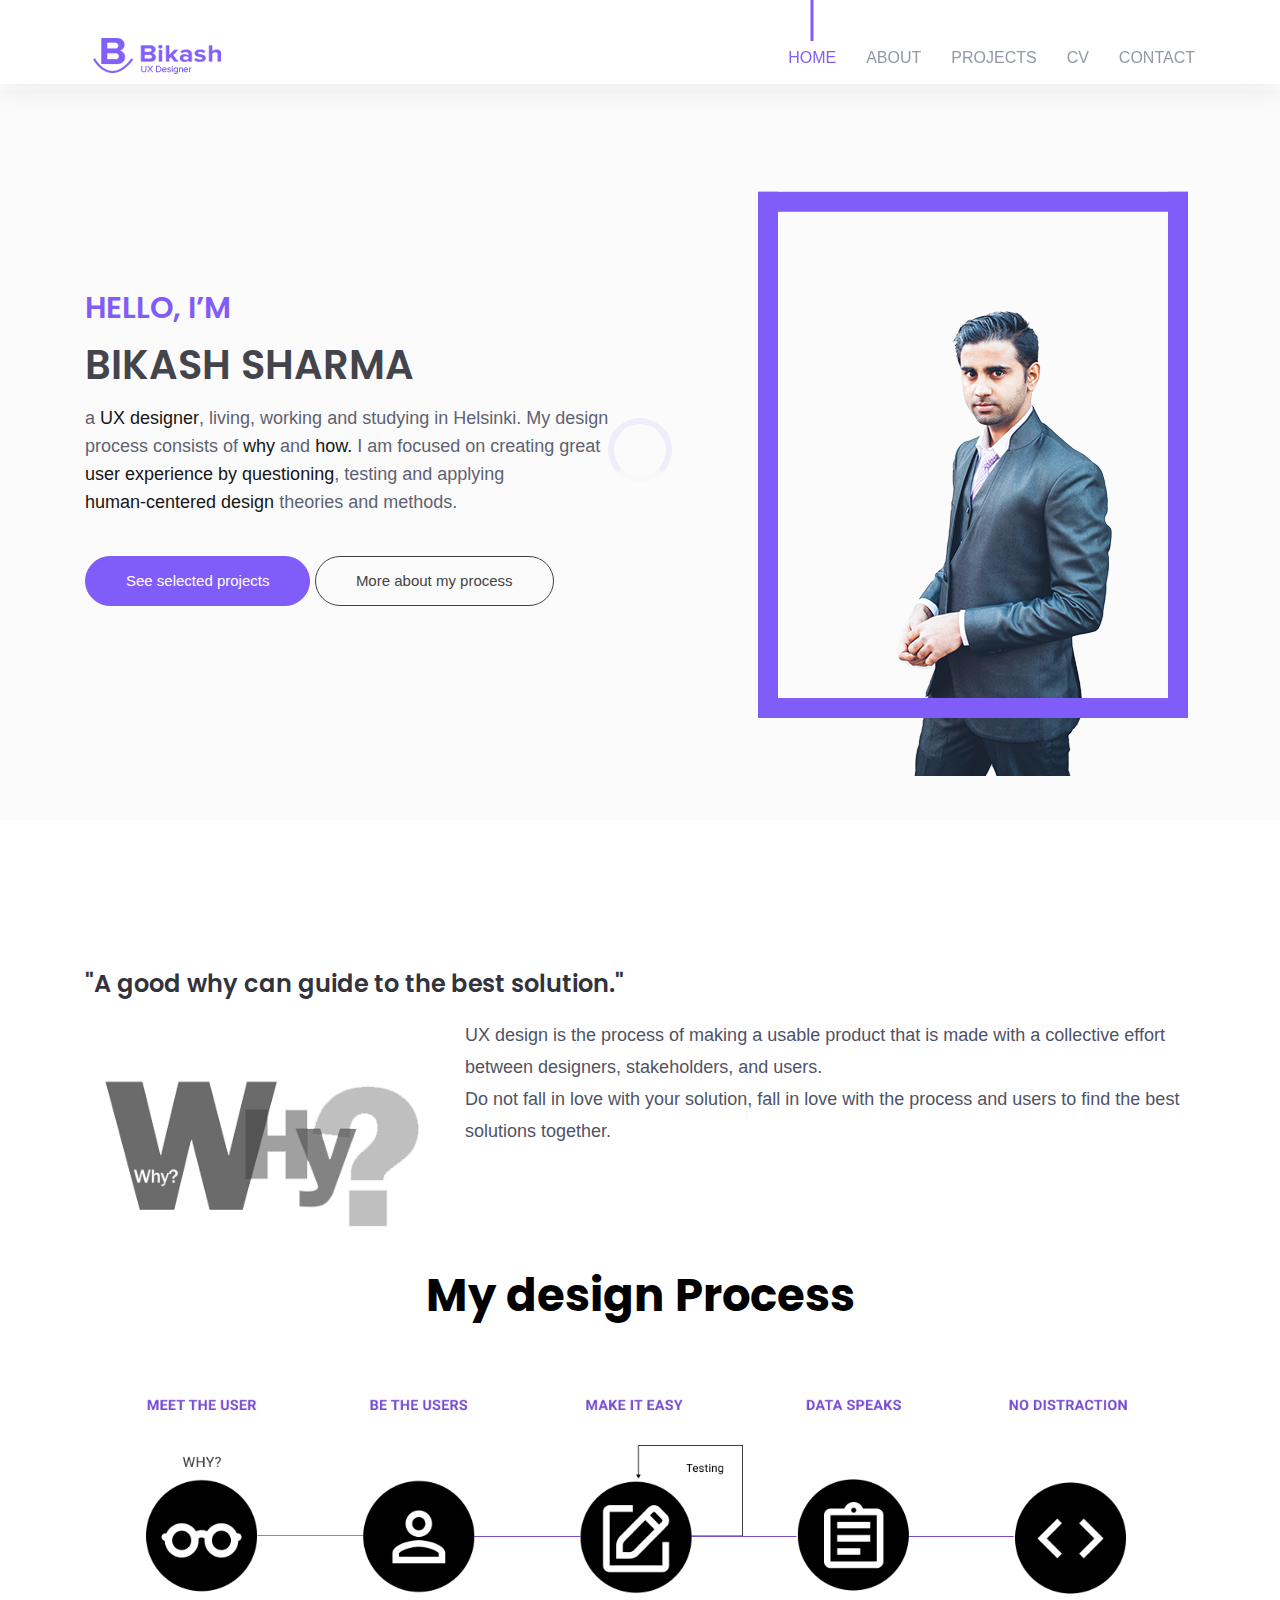
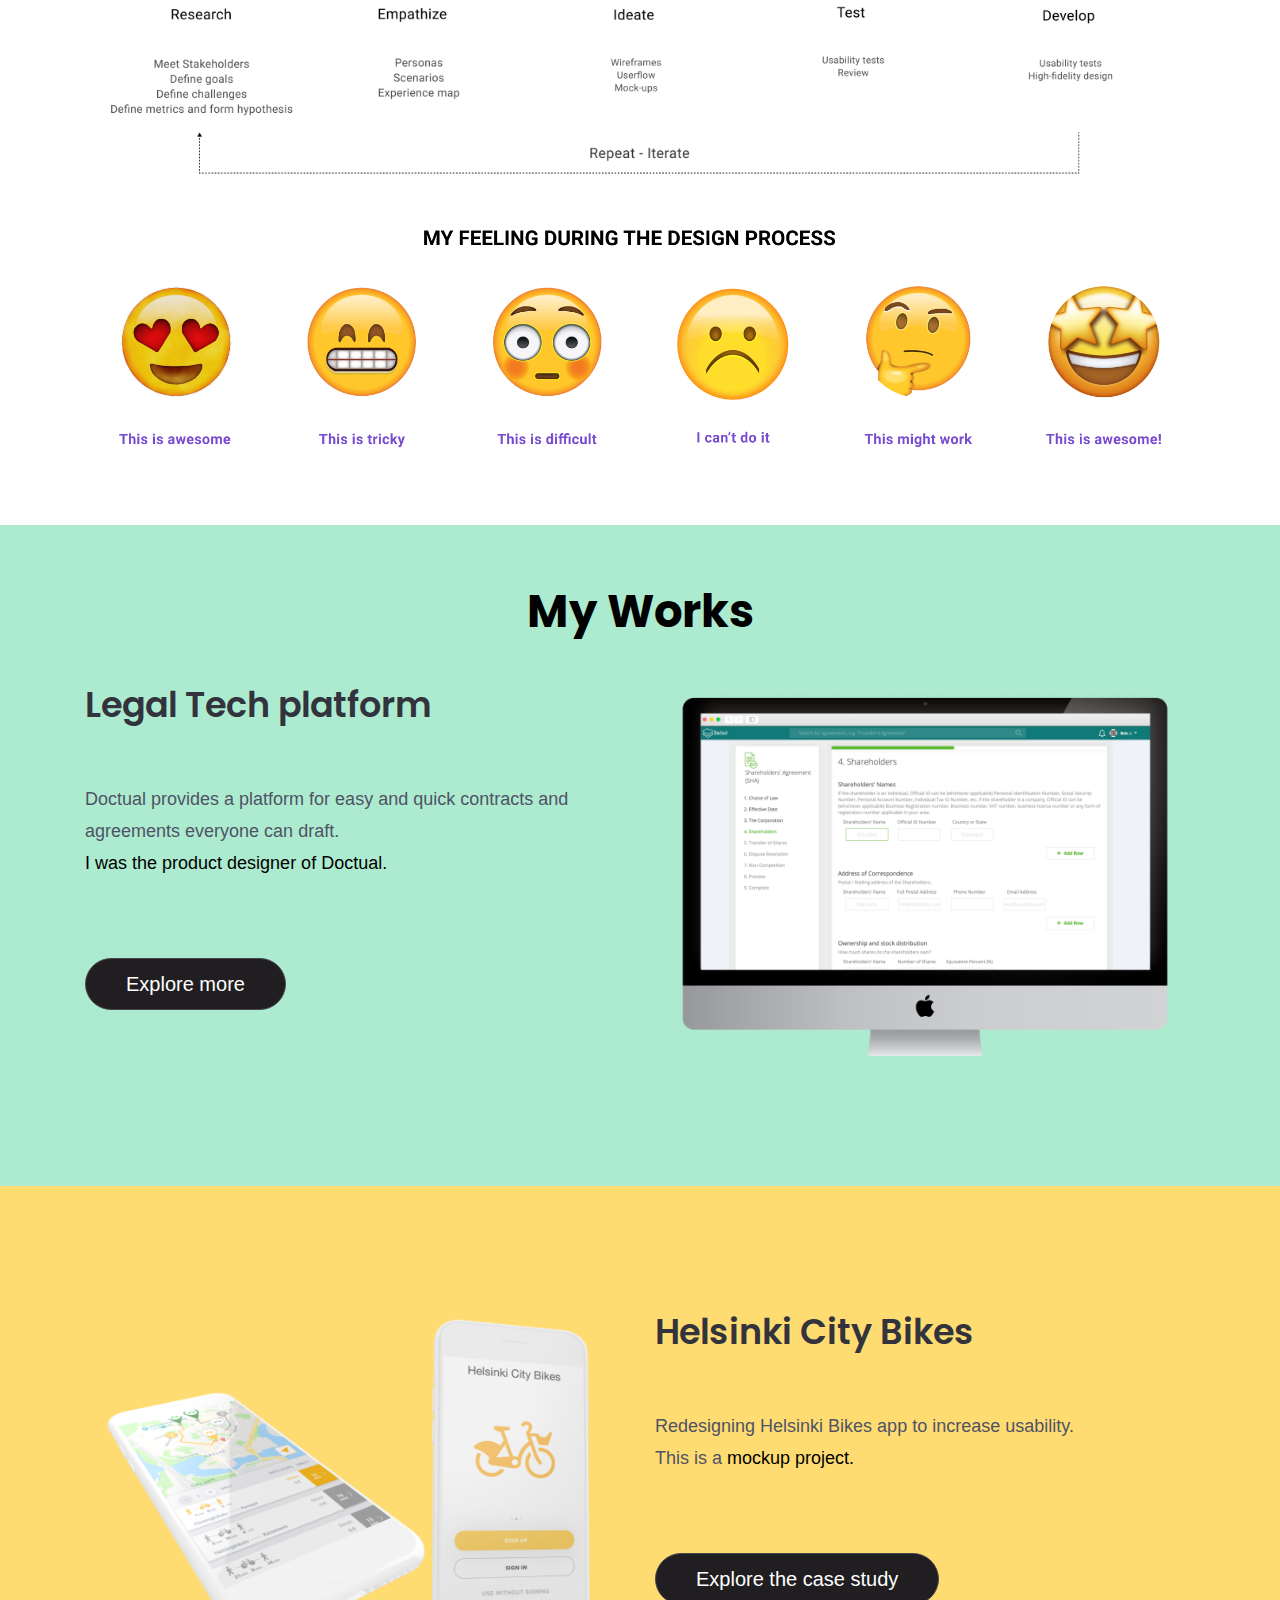
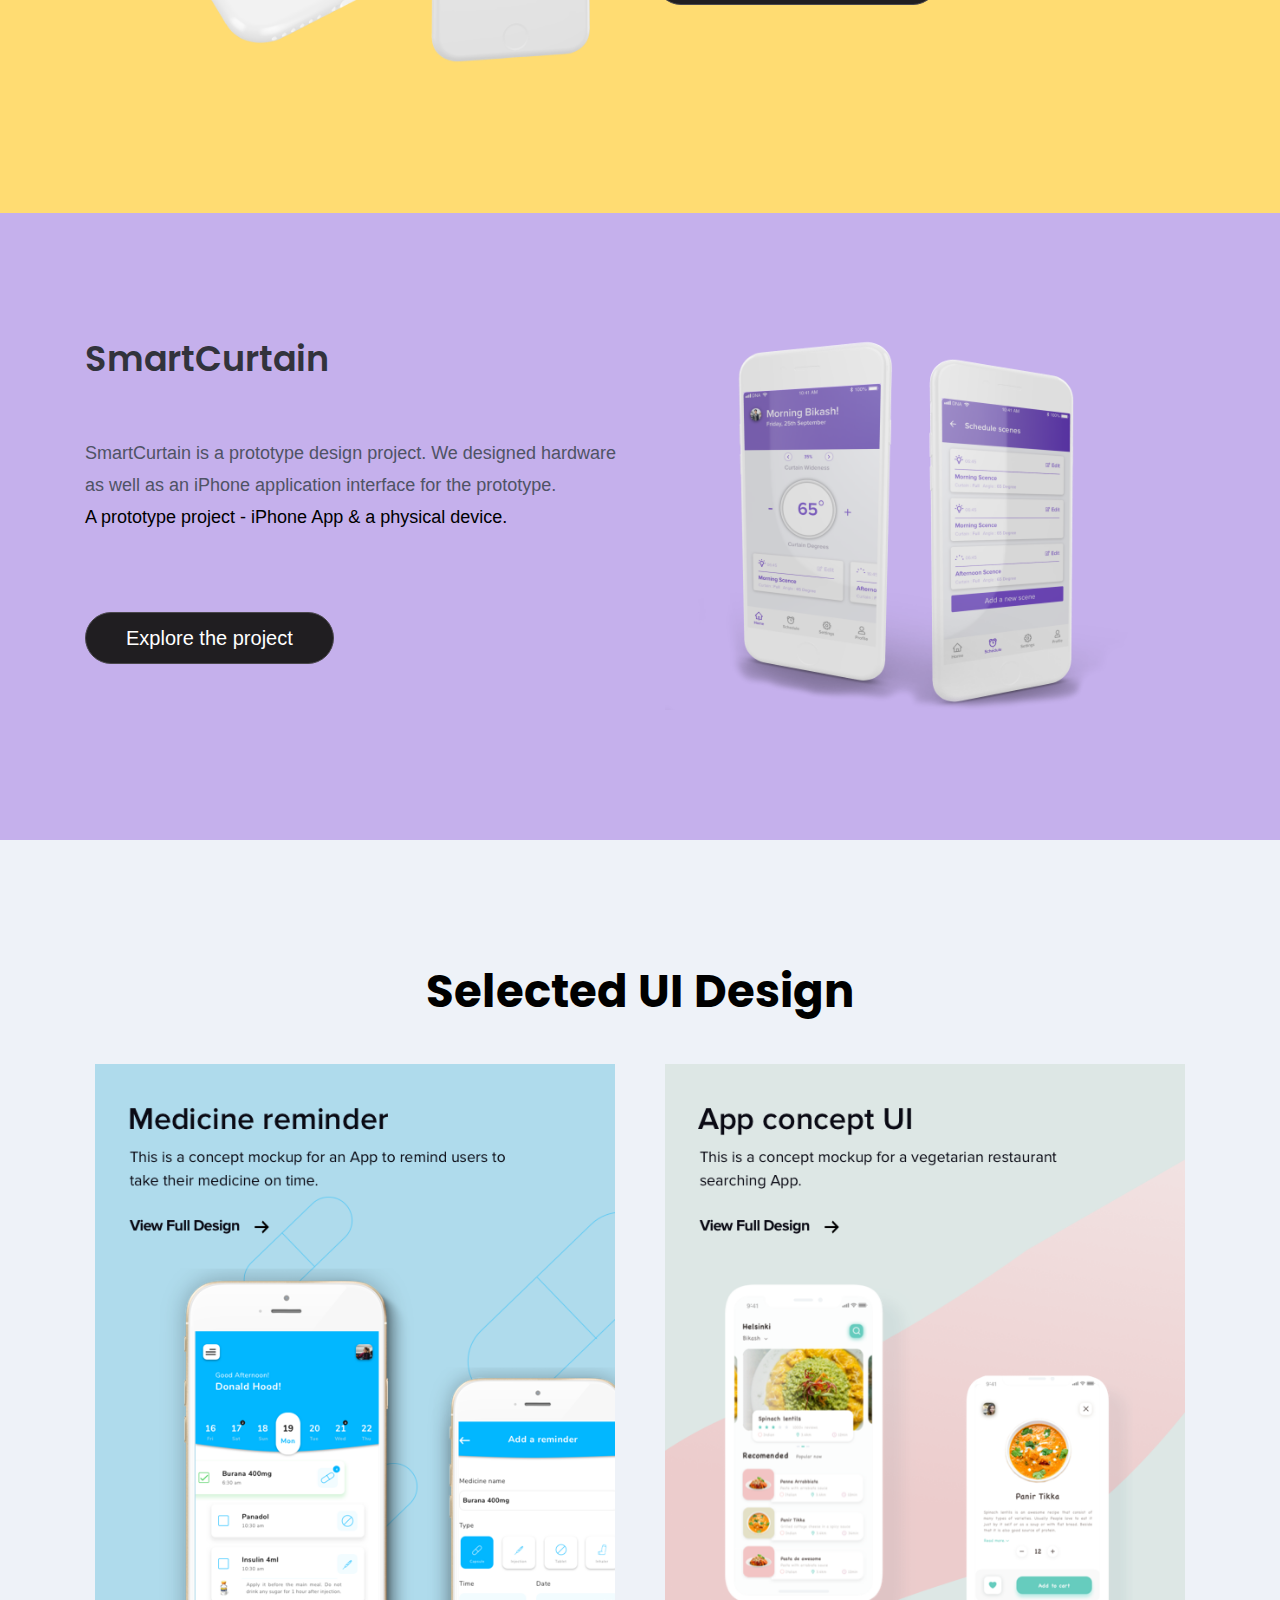
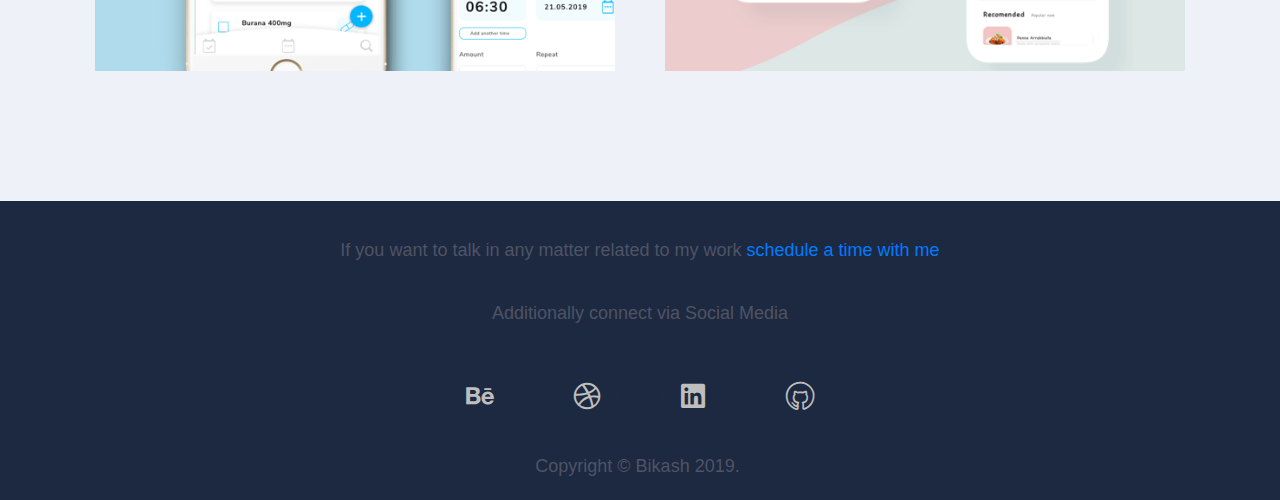
<file: index.html>
<!doctype html>
<html lang="en">

<head>

    <!--====== Required meta tags ======-->
    <meta charset="utf-8">
    <meta http-equiv="x-ua-compatible" content="ie=edge">
	<meta name="description" content="Bikash Raj Sharma - UX/UI designer Helsinki."/>
	<meta name="keywords" content="Bikash Raj Sharma, Bikash Sharma, UX designer, UX design helsinki,  Freelancer UX designer ">
    <meta name="viewport" content="width=device-width, initial-scale=1, shrink-to-fit=no">

    <!--====== Title ======-->
    <title>Bikash Sharma - UX Designer based in Helsinki</title>

    <!--====== Favicon Icon ======-->
    <link rel="shortcut icon" href="assets/images/favicon.png" type="image/png">

    <!--====== Bootstrap css ======-->
    <link rel="stylesheet" href="assets/css/bootstrap.min.css">

    <!--====== Line Icons css ======-->
    <link rel="stylesheet" href="assets/css/LineIcons.css">

    <!--====== Magnific Popup css ======-->
    <link rel="stylesheet" href="assets/css/magnific-popup.css">

    <!--====== Default css ======-->
    <link rel="stylesheet" href="assets/css/default.css">

    <!--====== Style css ======-->
    <link rel="stylesheet" href="assets/css/style.css">
	
	 <!--====== Custom css ======-->
    <link rel="stylesheet" href="assets/css/custom.css">
<!-- Global site tag (gtag.js) - Google Analytics -->
<script async src="https://www.googletagmanager.com/gtag/js?id=UA-150853440-1"></script>
<script>
  window.dataLayer = window.dataLayer || [];
  function gtag(){dataLayer.push(arguments);}
  gtag('js', new Date());

  gtag('config', 'UA-150853440-1');
</script>


</head>

<body>

    <!--====== PRELOADER PART START ======-->

    <div class="preloader">
        <div class="loader_34">
            <div class="ytp-spinner">
                <div class="ytp-spinner-container">
                    <div class="ytp-spinner-rotator">
                        <div class="ytp-spinner-left">
                            <div class="ytp-spinner-circle"></div>
                        </div>
                        <div class="ytp-spinner-right">
                            <div class="ytp-spinner-circle"></div>
                        </div>
                    </div>
                </div>
            </div>
        </div>
    </div>

    <!--====== PRELOADER ENDS START ======-->

    <!--====== HEADER PART START ======-->

    <header id="home" class="header-area">
        <div class="navigation fixed-top">
            <div class="container">
                <div class="row">
                    <div class="col-lg-12">
                        <nav class="navbar navbar-expand-lg">
                            <a class="navbar-brand" href="index.html">
                                <img src="assets/images/logo.png" alt="Logo">
                            </a> <!-- Logo -->
                            <button class="navbar-toggler" type="button" data-toggle="collapse" data-target="#navbarSupportedContent" aria-controls="navbarSupportedContent" aria-expanded="false" aria-label="Toggle navigation">
                                <span class="toggler-icon"></span>
                                <span class="toggler-icon"></span>
                                <span class="toggler-icon"></span>
                            </button>

                            <div class="collapse navbar-collapse" id="navbarSupportedContent">
                                <ul class="navbar-nav ml-auto">
                                    <li class="nav-item active"><a class="page-scroll" href="#home">Home</a></li>
                                    <li class="nav-item"><a class="page-scroll" href="about.html">About</a></li>                                   
                                    <li class="nav-item"><a class="page-scroll" href="#selected-works">Projects</a></li>                                    
                                    <li class="nav-item"><a class="page-scroll" target="_blank" href="bikash_sharma_cv.pdf">CV</a></li>                                    
                                    <li class="nav-item"><a class="page-scroll" href="contact.html">Contact</a></li>
                                </ul>
                            </div> <!-- navbar collapse -->
                        </nav> <!-- navbar -->
                    </div>
                </div> <!-- row -->
            </div> <!-- container -->
        </div> <!-- navigation -->

        <div id="parallax" class="header-content d-flex align-items-center">           
            <div class="container">
                <div class="row align-items-center">
                    <div class="col-xl-6 col-lg-6">
                        <div class="header-content-right">
                            <h4 class="sub-title">Hello, I’m</h4>
                            <h1 class="title">Bikash Sharma</h1>
                            <p>a <span class="text-underline">UX designer</span>, living, working and studying in Helsinki. My design process consists of <span class="text-underline">why</span> and <span class="text-underline"> how.</span> I am focused on creating great <span class="text-underline">user experience by questioning</span>, testing and applying <span class="text-underline">human-centered design</span> theories and methods.</p>
                            <a class="main-btn" href="#selected-works">See selected projects</a> <a class=" btn-normal main-btn" href="#design-process">More about my process</a>
                        </div> <!-- header content right -->
                    </div>
                   <div class="col-lg-5 offset-xl-1">
                        <div class="header-image d-none d-lg-block">
                            <img src="assets/images/banner/hero.png" alt="hero">
                        </div> <!-- header image -->
                       </div>
                </div> <!-- row -->
            </div> <!-- container -->
          
        </div> <!-- header content -->
    </header>

    <!--====== HEADER PART ENDS ======-->

    <!--====== DESIGN PROCESS PART START ======-->
    <section id="design-process"   class="project-header   bg_cover" >
        <div class="container">
            <div class="row">
                <div class="section-title  col-lg-12">
                    <h3 class="quote-title">"A good why can guide to the best solution."</h3>
                    
                </div> <!-- section title -->
                
                <div class="col-xl-4 col-lg-4">
                    <img src="assets/images/projects-images/why.png" alt="work">
                                
                </div>
                <div class="col-xl-8    col-lg-8">
                   
                    <div class="project-summary"><p class="work-section-description">UX design is the process of making a usable product that is made with a collective effort between designers, stakeholders, and users. <br/>Do not fall in love with your solution,  fall in love with the process and users to find the best solutions together.</p>
                    </div>
                    
                    
                
                </div>              
               
            </div> <!-- row -->
                    <div class="row">
                        <div class="section-title work-main-title col-lg-12">
                                <h2 class="title">My design Process</h2>
                                
                            </div> <!-- section title -->
                    
                        <div class="col-lg-12 align-center">
                                
                                
                                    
                                        <img src="assets/images/projects-images/my-design-process.png" alt="work">
                                        <img src="assets/images/projects-images/my-feeling.png" alt="work">
                                        
                                        
                                    
                                
                        </div>               
                    
                </div> <!-- row -->
          <!-- <div class="row">
                <div class="section-title  col-lg-3">
                <h2 class="quote-title">Design thinking</h2>
                </div>
                <div class=" col-lg-9">
                    <div class="row"> -->
                          <!--design thinking box-->
                       
                      <!--  <div class="col-lg-4">
                        
                            <div class="design-thinking-box">
                                <div class="design-thinking-box-title"><span class="number-circle">1</span>Human-centered & Empathy</div>
                            <p>Being non-judgemental, seeking to understand, interview,  why?</p>
                            </div>

                        </div>
                         
                    <div class="col-lg-4">
                        <div class="design-thinking-box">
                            <div class="design-thinking-box-title"><span class="number-circle">2</span>Be with users</div>
                        <p>Users have the solution, they are the one who will use the product.</p>
                        </div>

                    </div>  
                    <div class="col-lg-4">
                        <div class="design-thinking-box">
                            <div class="design-thinking-box-title"><span class="number-circle">3</span> Ideate</div>
                             <p>Non-judgemental, seek to understand, interview, know why?</p>
                        </div>
        
                    </div>          
         </div>--><!--row-->
         <!--<div class="row">
           
            <div class="col-lg-4">
                <div class="design-thinking-box">
                    <div class="design-thinking-box-title"><span class="number-circle">4</span>Multidisciplinary approach</div>
                  
                   <p>Non-judgemental, seek to understand, interview, know why?</p>
                </div>

            </div>
           
            <div class="col-lg-4">
                <div class="design-thinking-box">
                    <div class="design-thinking-box-title"><span class="number-circle">5</span>Test & Iterate</div>
                  
                   <p>Non-judgemental, seek to understand, interview, know why?</p>
                </div>

            </div>
            <div class="col-lg-4 col-lg-offset-1"></div> -->
            <!-- design thinking box-->


       <!--  </div>
         

     </div>
        </div> --><!-- container -->
  </section>


    <!--====== DESIGN PROCESS PART ENDS ======-->
      <!--====== WORK 1 START ======-->

      <section id="selected-works"   class="work-project-3 pt-60 pb-130 bg_cover" >
           
        <div class="container">
              
            <div class="row">
                    <div class="section-title work-main-title pb-60 col-lg-12">
                            <h2 class="title ">My Works</h2>
                            
                        </div> <!-- section title -->
                   
                    <div class="col-lg-6">
                            
                                <h2 class="work-section-title"> Legal Tech platform</h2>                                
                                <p class="work-section-description">Doctual provides a platform for easy and quick contracts and agreements everyone can draft. <br/> <span class="text-underline">I was the product designer of Doctual.</span></p>
                               
                                <a class="work-section-button-dark main-btn" href="project-1.html">Explore more</a>
                            
                    </div>

                
                    <div class="col-lg-6 ">                        
                            <div class="work-image ui-thumbnail d-none d-lg-block ">
                                    <a  href="project-1.html"><img src="assets/images/work/doctual_thumbnail.png" alt="work"></a>
                            </div>  
                    </div>
            </div> <!-- row -->
        </div> <!-- container -->
    </section>

    <!--====== WORK 1 ENDS ======-->

       <!--====== WORK 2 START ======-->

       <section    class="work-project-2 pt-125 pb-130 bg_cover" >
            <div class="container">
                    <div class="row">
                            <div class="col-lg-6">                        
                                    <div class="work-image ui-thumbnail d-none d-lg-block">
                                        <a href="project-2.html">   <img src="assets/images/work/citybike_thumbnail.png" alt="work"></a>
                                    </div>  
                            </div>
                            <div class="col-lg-6">
                                    
                                        <h2 class="work-section-title"> Helsinki City Bikes</h2>                                
                                        <p class="work-section-description">Redesigning Helsinki Bikes app to increase usability. </br/> This is a <span class="text-underline">mockup project.</span></p>
                                        
                                        <a class="work-section-button-dark main-btn" href="project-2.html">Explore the case study</a>
                                    
                            </div>
        
                        
                            
                    </div> <!-- row -->
                </div> <!-- container -->
    </section>

    <!--====== WORK 2 ENDS ======-->
       <!--====== WORK 3 START ======-->
    
       <section    class="work-project-4 pt-125 pb-130 bg_cover" >
        <div class="container">
                <div class="row">
                    <div class="col-lg-6">
                                
                                    <h2 class="work-section-title"> SmartCurtain</h2>                                
                                    <p class="work-section-description">SmartCurtain is a prototype design project. 
                                        We designed hardware as well as an iPhone application interface for the prototype.
                                    </br/> <span class="text-underline">A prototype project - iPhone App & a physical device.</span>
                                    
                                    </p>
                                    
                                    <a class="work-section-button-dark main-btn" href="project-3.html">Explore the project</a>
                                
                        </div>
                        <div class="col-lg-6">                        
                            <div class="work-image d-none ui-thumbnail d-lg-block">
                                <a href="project-3.html">  <img src="assets/images/work/smarrtcurtain_thumbnail.png" alt="work"></a>
                            </div>  
                        </div>
    
                    
                        
                </div> <!-- row -->
            </div> <!-- container -->
</section>
<!--====== UI DESIGN START ======-->
 <section id="selected-works"   class="work-project-1 pt-125 pb-130 bg_cover" >
           
    <div class="container">
          
        <div class="row">
                <div class="section-title work-main-title  pb-40 col-lg-12">
                        <h2 class="title ">Selected UI Design</h2>
                    </div> 
               
               <div class="col-md-6">
                        
                    <div class="work-image ui-thumbnail d-lg-block ">
                        <a  href="https://www.behance.net/gallery/81446563/Medicine-Reminder-App" target="_blank"><img src="assets/images/work/medicine_app.png" alt="work"></a>
                    </div> 
                        
                </div>
                <div class="col-md-6">
                        
                    <div class="work-image ui-thumbnail d-lg-block ">
                        <a  href="https://www.behance.net/gallery/83987683/Vegetarian-Restaurant-Search-An-app" target="_blank"><img src="assets/images/work/restaurant_app.png" alt="work"></a>
                    </div> 
                        
                </div>
              
                
        </div> 
     </div> 
</section> 

<!--====== UI  DESIGN ENDS ======-->

<!--====== WORK 3 ENDS ======-->

     <!--====== WORK 4 START ======-->

    <!-- <section    class="work-project-3 pt-125 pb-130 bg_cover" >
            <div class="container">
                <div class="row">
                        <div class="col-lg-6">
                                
                                    <h2 class="work-section-title"> Entertainment Portal</h2>                                
                                    <p class="work-section-description">Redesigning an old fashioned website of a popular Nepalese online portal.</p>
                                    <a class="work-section-button-dark main-btn" href="#">Explore the case study</a>
                                
                        </div>
    
                    
                        <div class="col-lg-6">                        
                                <div class="work-image d-none d-lg-block">
                                    <img src="assets/images/work/canadanepal1.png" alt="work">
                                </div>  
                        </div>
                </div> <!-- row -->
           <!-- </div> <!-- container -->
       <!-- </section> -->
    
        <!--====== WORK 4 ENDS ======-->
    
        

    

    <!--====== FOOTER PART START ======-->
    <footer id="footer" class="footer-area">        
            <div class="footer-copyright pb-20">
                <div class="container">
                    <div class="row">
                        <div class="col-lg-12">
                                <div class="footer-content text-center">
                                    <p>If you want to talk in any matter related to my work  <a href="https://calendly.com/bikashxsharma" target="_blank">schedule a time with me</a> </p>
                                    <p class="mt-"> Additionally connect via Social Media</p>
                                        <ul>
                                             
                                                <li><a href="https://www.behance.net/user/?username=bikashxsharma" target="_blank"><i class="lni-behance-original"></i></a></li>
                                                <li><a href="https://dribbble.com/bikashxsharma" target="_blank"><i class="lni-dribbble"></i></a></li>
                                                <li><a href="https://www.linkedin.com/in/bikashxsharma/" target="_blank"><i class="lni-linkedin-original"></i></a></li>
                                                <li><a href="https://github.com/bikashxsharma/" target="_blank"><i class="lni-github"></i></a></li>
                                            
                                        </ul>
                                    </div>
                            <div class="copyright-text text-center pt-20">
                               <p>Copyright © Bikash 2019. <a href="https://uideck.com" rel="nofollow"><span style="display:none">UIdeck</span></a></p>
                            </div> <!-- copyright text -->
                        </div>
                    </div> <!-- row -->
                </div> <!-- container -->
            </div> <!-- footer widget -->
        </footer>

    <!--====== FOOTER PART ENDS ======-->

    <!--====== BACK TOP TOP PART START ======-->

    <a href="#" class="back-to-top"><i class="lni-chevron-up"></i></a>

    <!--====== BACK TOP TOP PART ENDS ======-->







    <!--====== jquery js ======-->
    <script src="assets/js/vendor/modernizr-3.6.0.min.js"></script>
    <script src="assets/js/vendor/jquery-1.12.4.min.js"></script>

    <!--====== Bootstrap js ======-->
    <script src="assets/js/bootstrap.min.js"></script>
    <script src="assets/js/popper.min.js"></script>

    <!--====== Magnific Popup js ======-->
    <script src="assets/js/jquery.magnific-popup.min.js"></script>

    <!--====== Parallax js ======-->
    <script src="assets/js/parallax.min.js"></script>

    <!--====== Counter Up js ======-->
    <script src="assets/js/waypoints.min.js"></script>
    <script src="assets/js/jquery.counterup.min.js"></script>


    <!--====== Appear js ======-->
    <script src="assets/js/jquery.appear.min.js"></script>

    <!--====== Scrolling js ======-->
    <script src="assets/js/scrolling-nav.js"></script>
    <script src="assets/js/jquery.easing.min.js"></script>


    <!--====== Main js ======-->
    <script src="assets/js/main.js"></script>
       <!--====== my custom JS ======-->
       <script src="assets/js/custom.js"></script>

</body>

</html>
</file>
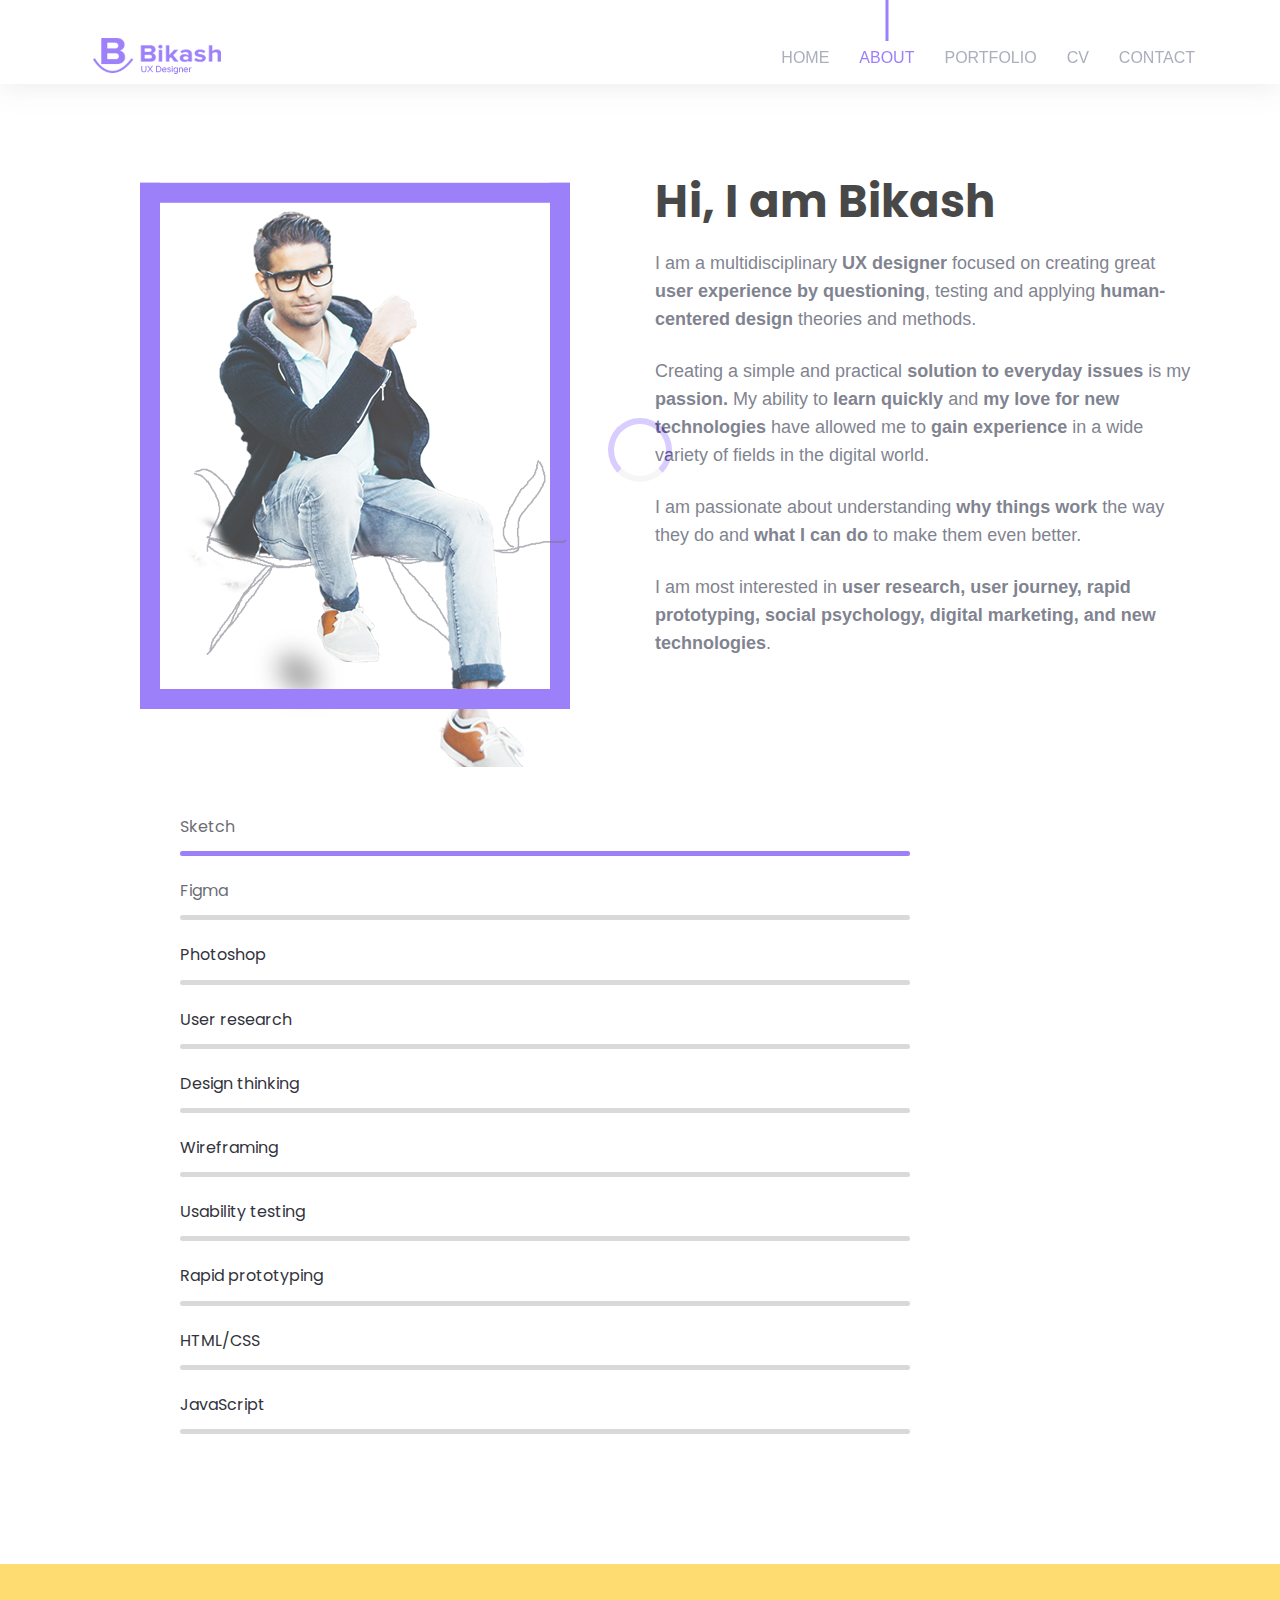
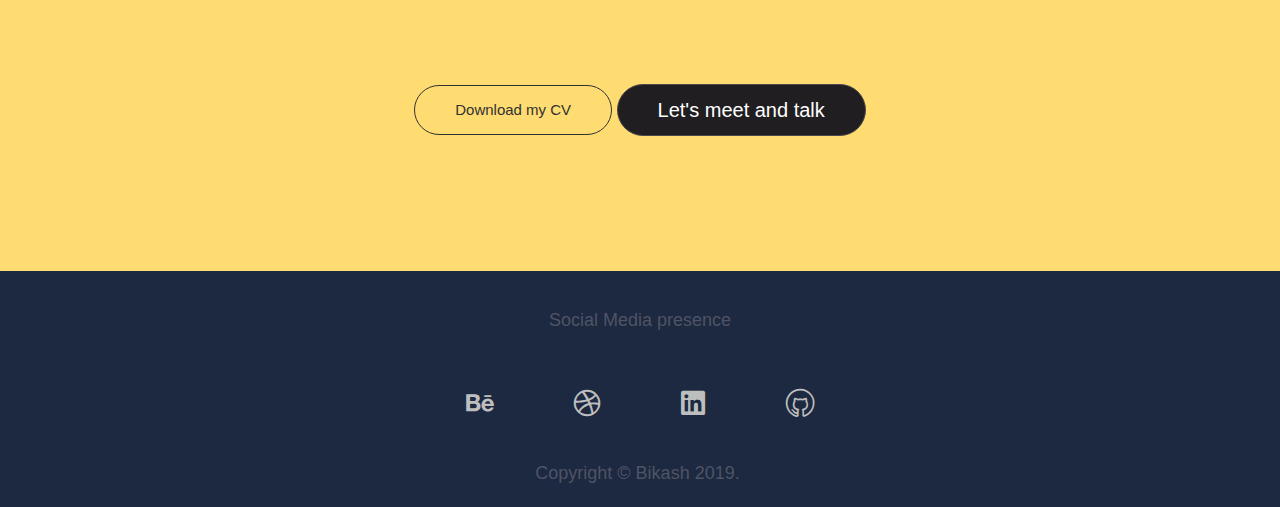
<file: about - Copy.html>
<!doctype html>
<html lang="en">

<head>

    <!--====== Required meta tags ======-->
    <meta charset="utf-8">
    <meta http-equiv="x-ua-compatible" content="ie=edge">
	<meta name="description" content="Bikash Raj Sharma - UX/UI designer Helsinki."/>
	<meta name="keywords" content="Bikash Raj Sharma, Bikash Sharma, UX designer, UX design helsinki,  Freelancer UX designer ">
    <meta name="viewport" content="width=device-width, initial-scale=1, shrink-to-fit=no">

    <!--====== Title ======-->
    <title>Bikash Sharma - UX Designer based in Helsinki</title>

    <!--====== Favicon Icon ======-->
    <link rel="shortcut icon" href="assets/images/favicon.png" type="image/png">

    <!--====== Bootstrap css ======-->
    <link rel="stylesheet" href="assets/css/bootstrap.min.css">

    <!--====== Line Icons css ======-->
    <link rel="stylesheet" href="assets/css/LineIcons.css">

    <!--====== Magnific Popup css ======-->
    <link rel="stylesheet" href="assets/css/magnific-popup.css">

    <!--====== Default css ======-->
    <link rel="stylesheet" href="assets/css/default.css">

    <!--====== Style css ======-->
    <link rel="stylesheet" href="assets/css/style.css">
	 <!--====== Custom css ======-->
    <link rel="stylesheet" href="assets/css/custom.css">
    <!-- Global site tag (gtag.js) - Google Analytics -->
<script async src="https://www.googletagmanager.com/gtag/js?id=UA-150853440-1"></script>
<script>
  window.dataLayer = window.dataLayer || [];
  function gtag(){dataLayer.push(arguments);}
  gtag('js', new Date());

  gtag('config', 'UA-150853440-1');
</script>



</head>

<body>

    <!--====== PRELOADER PART START ======-->

    <div class="preloader">
        <div class="loader_34">
            <div class="ytp-spinner">
                <div class="ytp-spinner-container">
                    <div class="ytp-spinner-rotator">
                        <div class="ytp-spinner-left">
                            <div class="ytp-spinner-circle"></div>
                        </div>
                        <div class="ytp-spinner-right">
                            <div class="ytp-spinner-circle"></div>
                        </div>
                    </div>
                </div>
            </div>
        </div>
    </div>

    <!--====== PRELOADER ENDS START ======-->

    <!--====== HEADER PART START ======-->

    <header id="home" class="header-area">
        <div class="navigation fixed-top">
            <div class="container">
                <div class="row">
                    <div class="col-lg-12">
                        <nav class="navbar navbar-expand-lg">
                            <a class="navbar-brand" href="index.html">
                                <img src="assets/images/logo.png" alt="Logo">
                            </a> <!-- Logo -->
                            <button class="navbar-toggler" type="button" data-toggle="collapse" data-target="#navbarSupportedContent" aria-controls="navbarSupportedContent" aria-expanded="false" aria-label="Toggle navigation">
                                <span class="toggler-icon"></span>
                                <span class="toggler-icon"></span>
                                <span class="toggler-icon"></span>
                            </button>

                            <div class="collapse navbar-collapse" id="navbarSupportedContent">
                                <ul class="navbar-nav ml-auto">
                                    <li class="nav-item"><a class="page-scroll" href="index.html">Home</a></li>
                                    <li class="nav-item active"><a class="page-scroll" href="about.html">About</a></li>                                    
                                    <li class="nav-item"><a class="page-scroll" href="index.html#work">Portfolio</a></li>                                    

                                    <li class="nav-item"><a class="page-scroll" target="_blank" href="cv.pdf">CV</a></li> 
                                    <li class="nav-item"><a class="page-scroll" href="contact.html">Contact</a></li>                                   

                                  
                                </ul>
                            </div> <!-- navbar collapse -->
                        </nav> <!-- navbar -->
                    </div>
                </div> <!-- row -->
            </div> <!-- container -->
        </div> <!-- navigation -->

       <!-- header content -->
    </header>

    <!--====== HEADER PART ENDS ======-->

    <!--====== ABOUT PART START ======-->

    <section id="about" class="about-area pt-125 pb-130">
        <div class="container">
            <div class="row justify-content-center">
                <div class="col-lg-6 ">
                        <div class="header-image d-none d-lg-block">
                            <img src="assets/images/banner/about-me.png" alt="hero">
                        </div> <!-- header image -->
                    </div>
				<div class="col-lg-6">
                    <div class="section-title text-center about-section-title">
                        <h2 class="title about-title">Hi, I am Bikash</h2>
                        <p>I am a multidisciplinary <strong>UX designer</strong> focused on creating great <strong>user experience by questioning</strong>, testing and applying <strong>human-centered design</strong> theories and methods.</p><br/>
                        <p>Creating a simple and practical<strong> solution to everyday issues</strong> is my <strong>passion.</strong> My ability to <strong>learn quickly</strong> and <strong>my love for new technologies</strong> have allowed me to <strong>gain experience</strong> in a wide variety of fields in the digital world.</p><br/>
                        <p>I am passionate about understanding <strong>why things work</strong> the way they do and <strong>what I can do</strong> to make them even better.</p><br/>
                        <p>I am most interested in <strong>user research, user journey, rapid prototyping,  social psychology, digital marketing, and new technologies</strong>.</p>
                    </div> <!-- section title -->
                </div>
            </div> <!-- row -->
            <div class="row">
              
                <div class="col-xl-8 offset-xl-1 col-lg-8">
                    <div class="about-skills pt-25">
                        <div class="skill-item mt-25">
                            <div class="skill-header">
                                <h6 class="skill-title">Sketch</h6>
                               
                            </div>
                            <div class="skill-bar">
                                <div class="bar-inner">
                                    <div class="bar progress-line" data-width="100"></div>
                                </div>
                            </div>
                        </div> <!-- skill item -->
                        <div class="skill-item mt-25">
                            <div class="skill-header">
                                <h6 class="skill-title">Figma</h6>
                              
                            </div>
                            <div class="skill-bar">
                                <div class="bar-inner">
                                    <div class="bar progress-line" data-width="100"></div>
                                </div>
                            </div>
                        </div> <!-- skill item -->
                        <div class="skill-item mt-25">
                            <div class="skill-header">
                                <h6 class="skill-title">Photoshop</h6>
                              
                            </div>
                            <div class="skill-bar">
                                <div class="bar-inner">
                                    <div class="bar progress-line" data-width="100"></div>
                                </div>
                            </div>
                        </div> <!-- skill item -->
                        <div class="skill-item mt-25">
                                <div class="skill-header">
                                    <h6 class="skill-title">User research</h6>
                                  
                                </div>
                                <div class="skill-bar">
                                    <div class="bar-inner">
                                        <div class="bar progress-line" data-width="100"></div>
                                    </div>
                                </div>
                            </div> <!-- skill item -->
                            <div class="skill-item mt-25">
                                    <div class="skill-header">
                                        <h6 class="skill-title">Design thinking</h6>
                                      
                                    </div>
                                    <div class="skill-bar">
                                        <div class="bar-inner">
                                            <div class="bar progress-line" data-width="100"></div>
                                        </div>
                                    </div>
                                </div> <!-- skill item -->
						  <div class="skill-item mt-25">
                            <div class="skill-header">
                                <h6 class="skill-title">Wireframing</h6>
                              
                            </div>
                            <div class="skill-bar">
                                <div class="bar-inner">
                                    <div class="bar progress-line" data-width="100"></div>
                                </div>
                            </div>
                        </div> <!-- skill item -->
						  <div class="skill-item mt-25">
                            <div class="skill-header">
                                <h6 class="skill-title">Usability testing</h6>
                               
                            </div>
                            <div class="skill-bar">
                                <div class="bar-inner">
                                    <div class="bar progress-line" data-width="100"></div>
                                </div>
                            </div>
                        </div> <!-- skill item -->
						<div class="skill-item mt-25">
                            <div class="skill-header">
                                <h6 class="skill-title">Rapid prototyping</h6>
                                
                            </div>
                            <div class="skill-bar">
                                <div class="bar-inner">
                                    <div class="bar progress-line" data-width="100"></div>
                                </div>
                            </div>
                        </div> <!-- skill item -->
                        <div class="skill-item mt-25">
                            <div class="skill-header">
                                <h6 class="skill-title">HTML/CSS</h6>
                              
                            </div>
                            <div class="skill-bar">
                                <div class="bar-inner">
                                    <div class="bar progress-line" data-width="100"></div>
                                </div>
                            </div>
                        </div> <!-- skill item -->
                        <div class="skill-item mt-25">
                                <div class="skill-header">
                                    <h6 class="skill-title">JavaScript</h6>
                                  
                                </div>
                                <div class="skill-bar">
                                    <div class="bar-inner">
                                        <div class="bar progress-line" data-width="100"></div>
                                    </div>
                                </div>
                            </div> <!-- skill item -->
                    </div> <!-- about skills -->
                </div>
            </div> <!-- row -->
        </div> <!-- container -->
    </section>

    <!--====== ABOUT PART ENDS ======-->



        <!--======  CTA section START ======-->

        <section id="design-myachievement"   class="design-process-alternative-2 pt-120 pb-120 bg_cover" >
                <div class="container">
                        <div class="row">                                                     
                                <div class="col-lg-12 text-center ">                                            
                                    <a class=" main-btn btn-normal" href="cv.pdf">Download my CV</a>
                                    <a class=" work-section-button-dark main-btn" target="_blank" href="https://calendly.com/bikashxsharma">Let's meet and talk</a>
                                         
                                </div>
            
                            
                                
                        </div> <!-- row -->
                    </div> <!-- container -->
        </section>
    
      

    <!--====== CALL TO ACTION PART ENDS ======-->
   
    <footer id="footer" class="footer-area">        
            <div class="footer-copyright pb-20">
                <div class="container">
                    <div class="row">
                        <div class="col-lg-12">
                                <div class="footer-content text-center">
                                
                                        <p class="mt-">Social Media presence</p>
                                        <ul>
                                             
                                                <li><a href="https://www.behance.net/user/?username=bikashxsharma" target="_blank"><i class="lni-behance-original"></i></a></li>
                                                <li><a href="https://dribbble.com/bikashxsharma" target="_blank"><i class="lni-dribbble"></i></a></li>
                                                <li><a href="https://www.linkedin.com/in/bikashxsharma/" target="_blank"><i class="lni-linkedin-original"></i></a></li>
                                                <li><a href="https://github.com/bikashxsharma/" target="_blank"><i class="lni-github"></i></a></li>
                                            
                                        </ul>
                                    </div>
                            <div class="copyright-text text-center pt-20">
                               <p>Copyright © Bikash 2019. <a href="https://uideck.com" rel="nofollow"><span style="display:none">UIdeck</span></a></p>
                            </div> <!-- copyright text -->
                        </div>
                    </div> <!-- row -->
                </div> <!-- container -->
            </div> <!-- footer widget -->
        </footer>

    <!--====== FOOTER PART ENDS ======-->

    <!--====== BACK TOP TOP PART START ======-->

    <a href="#" class="back-to-top"><i class="lni-chevron-up"></i></a>

    <!--====== BACK TOP TOP PART ENDS ======-->







    <!--====== jquery js ======-->
    <script src="assets/js/vendor/modernizr-3.6.0.min.js"></script>
    <script src="assets/js/vendor/jquery-1.12.4.min.js"></script>

    <!--====== Bootstrap js ======-->
    <script src="assets/js/bootstrap.min.js"></script>
    <script src="assets/js/popper.min.js"></script>

    <!--====== Magnific Popup js ======-->
    <script src="assets/js/jquery.magnific-popup.min.js"></script>

    <!--====== Parallax js ======-->
    <script src="assets/js/parallax.min.js"></script>

    <!--====== Counter Up js ======-->
    <script src="assets/js/waypoints.min.js"></script>
    <script src="assets/js/jquery.counterup.min.js"></script>


    <!--====== Appear js ======-->
    <script src="assets/js/jquery.appear.min.js"></script>

    <!--====== Scrolling js ======-->
    <script src="assets/js/scrolling-nav.js"></script>
    <script src="assets/js/jquery.easing.min.js"></script>


    <!--====== Main js ======-->
    <script src="assets/js/main.js"></script>

</body>

</html>
</file>
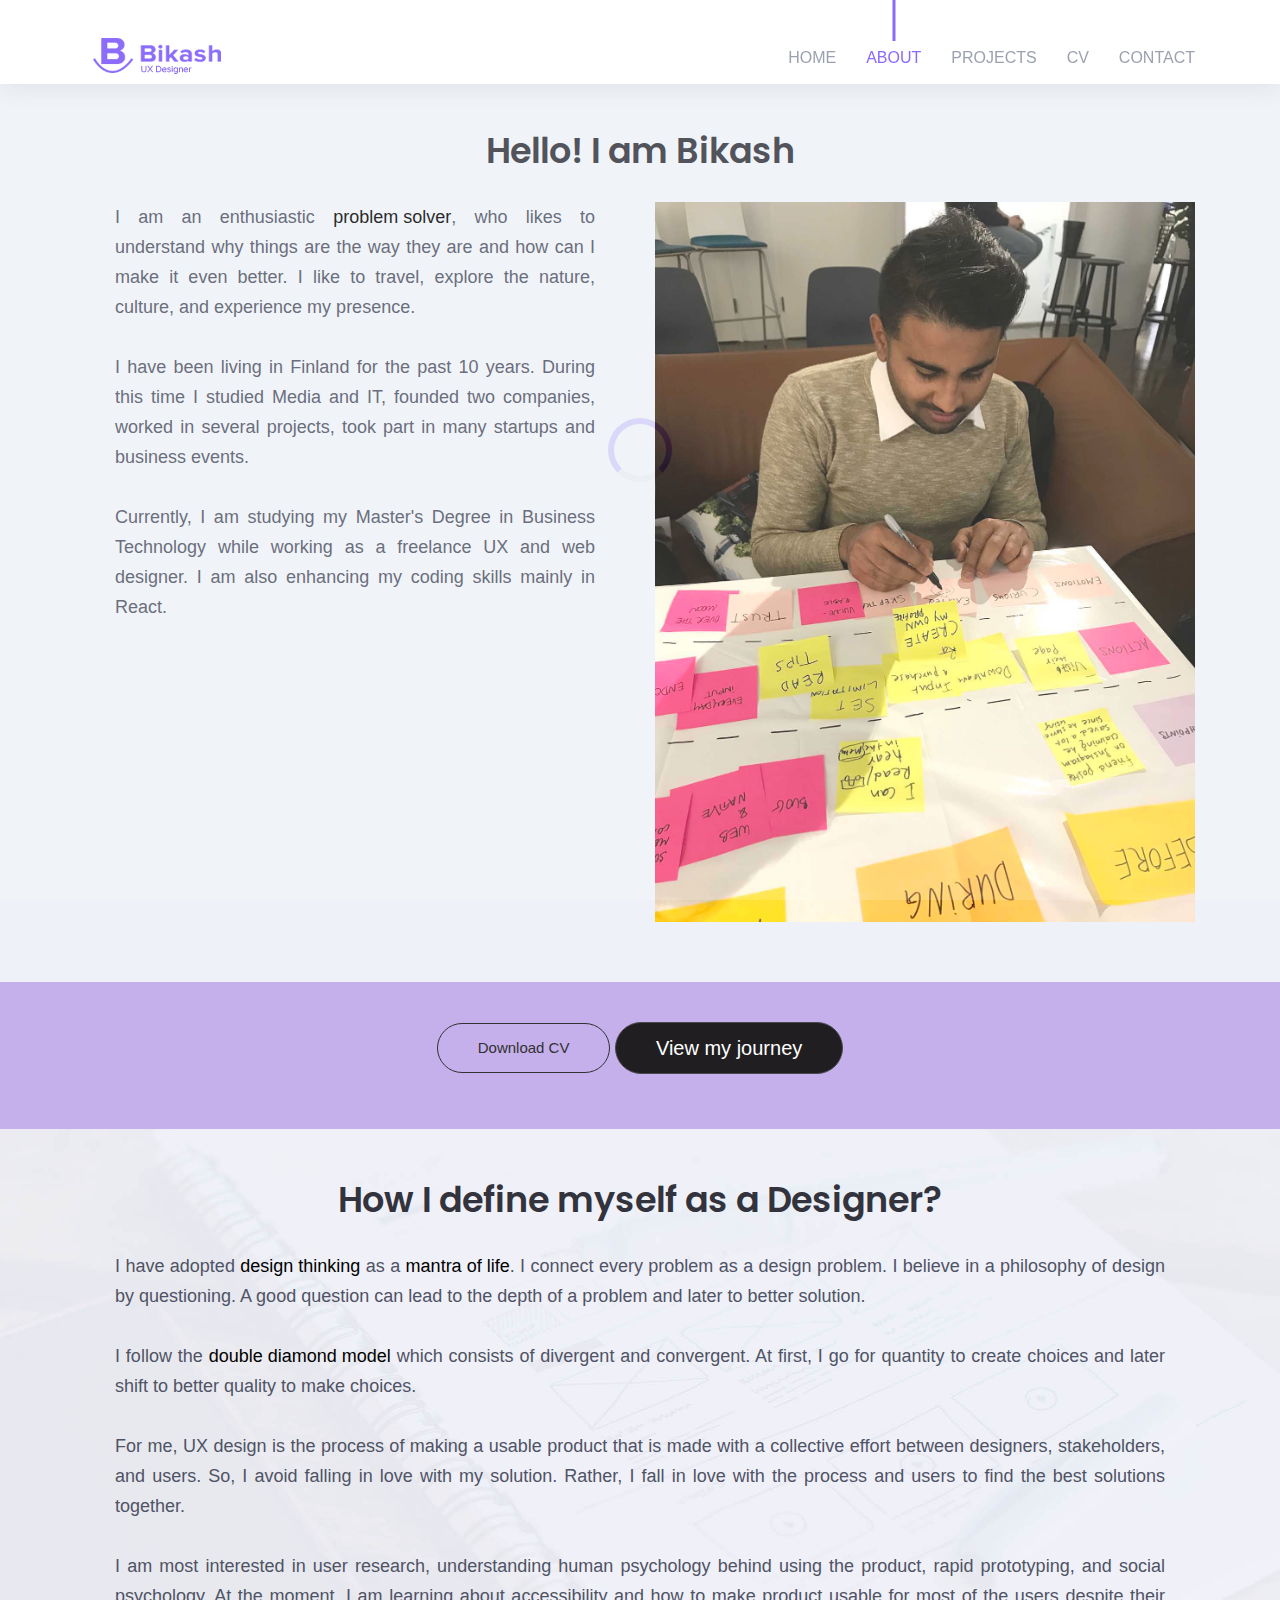
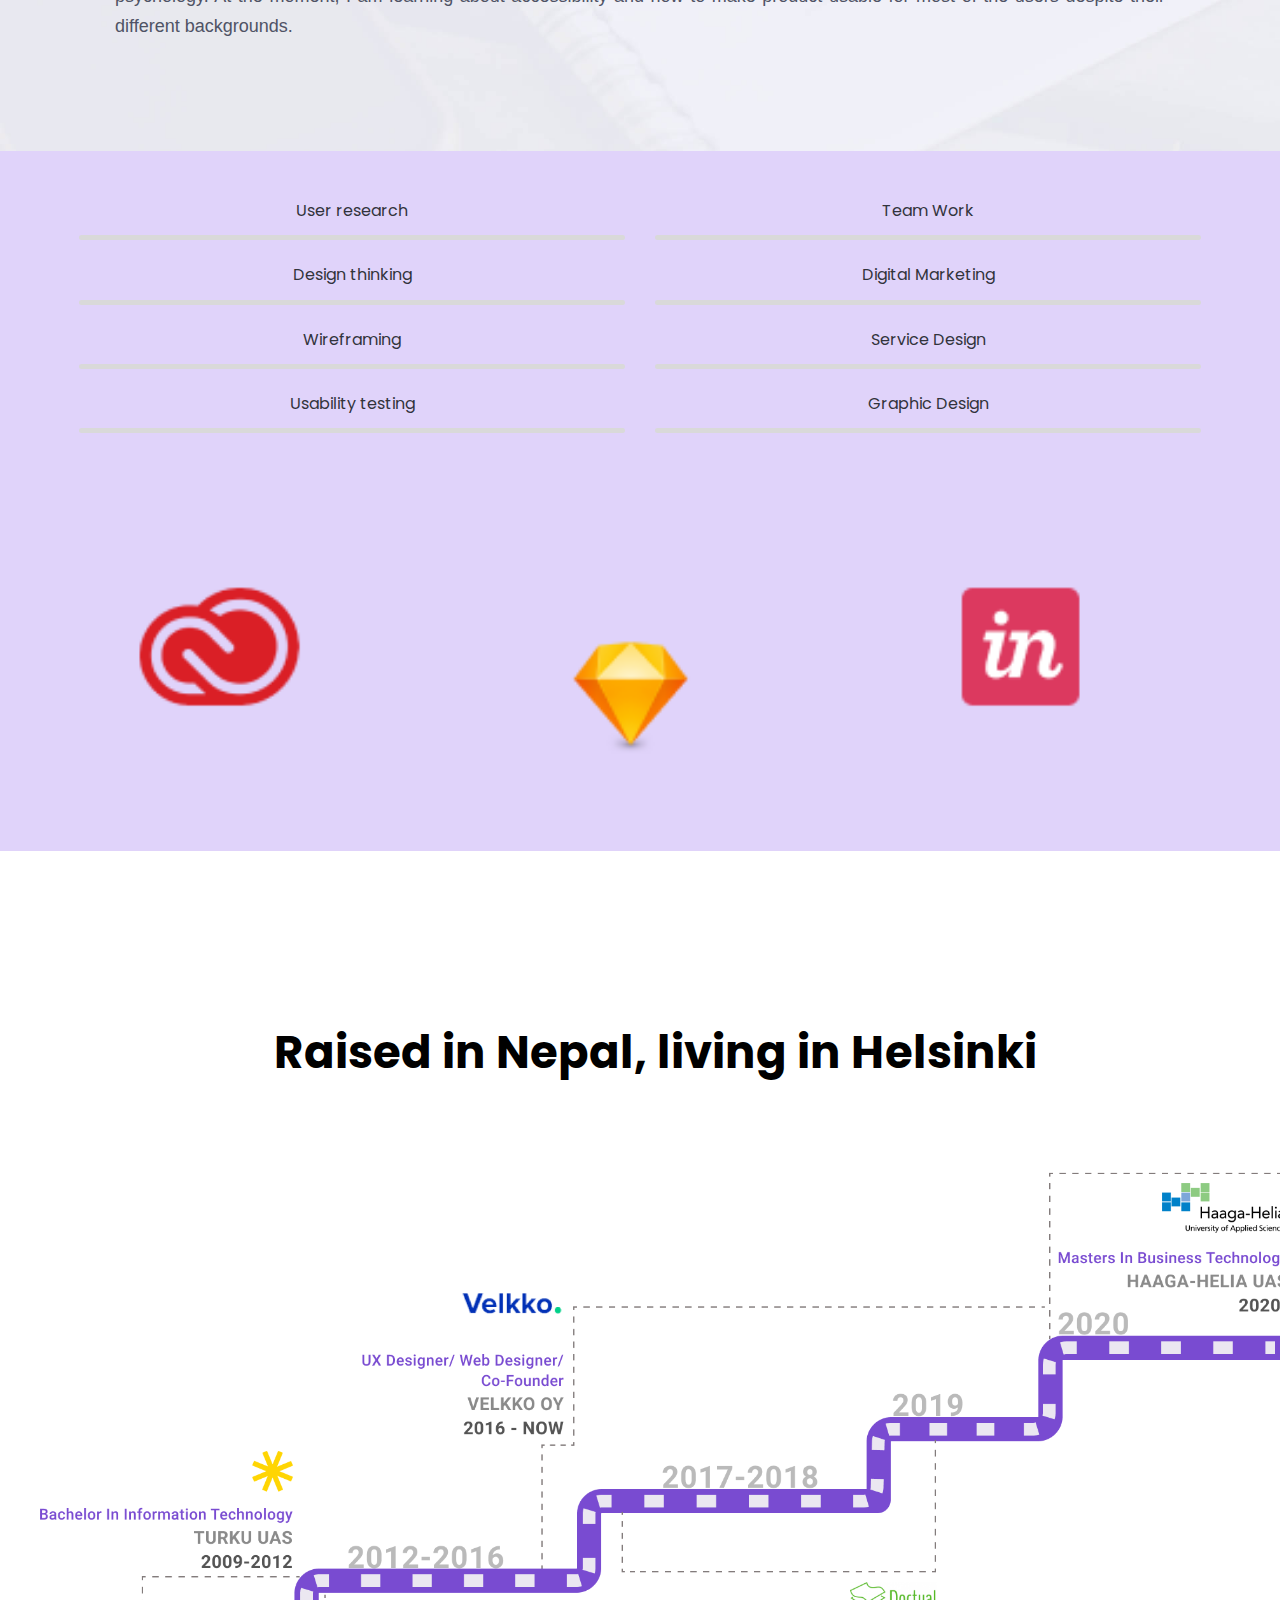
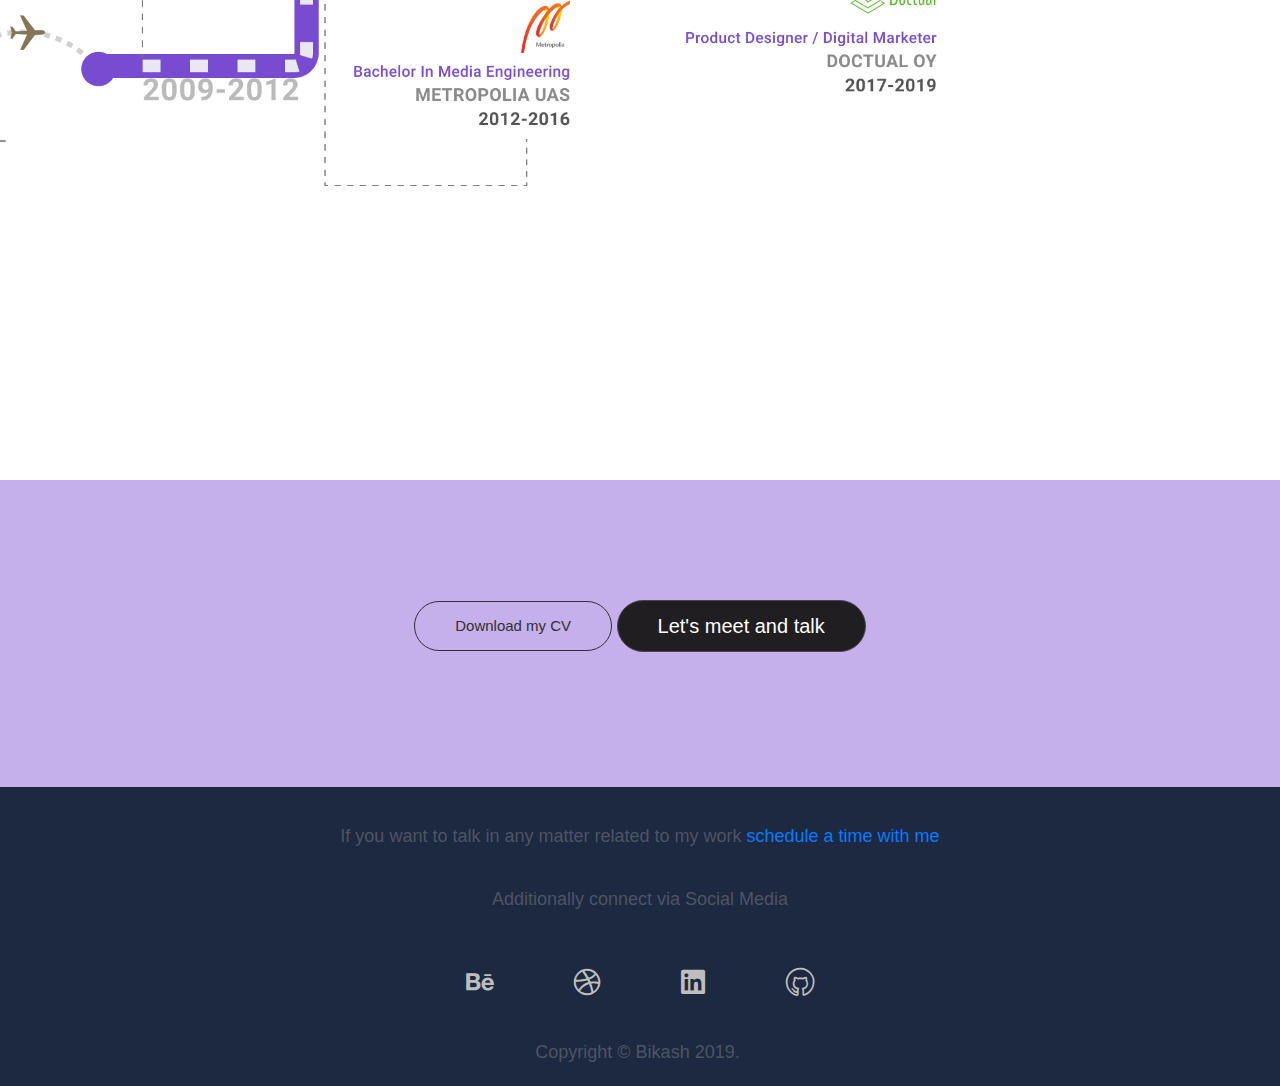
<file: about.html>
<!doctype html>
<html lang="en">

<head>

    <!--====== Required meta tags ======-->
    <meta charset="utf-8">
    <meta http-equiv="x-ua-compatible" content="ie=edge">
	<meta name="description" content="Bikash Raj Sharma - UX/UI designer Helsinki."/>
	<meta name="keywords" content="Bikash Raj Sharma, Bikash Sharma, UX designer, UX design helsinki,  Freelancer UX designer ">
    <meta name="viewport" content="width=device-width, initial-scale=1, shrink-to-fit=no">

    <!--====== Title ======-->
    <title>Bikash Sharma - UX Designer based in Helsinki</title>

    <!--====== Favicon Icon ======-->
    <link rel="shortcut icon" href="assets/images/favicon.png" type="image/png">

    <!--====== Bootstrap css ======-->
    <link rel="stylesheet" href="assets/css/bootstrap.min.css">

    <!--====== Line Icons css ======-->
    <link rel="stylesheet" href="assets/css/LineIcons.css">

    <!--====== Magnific Popup css ======-->
    <link rel="stylesheet" href="assets/css/magnific-popup.css">

    <!--====== Default css ======-->
    <link rel="stylesheet" href="assets/css/default.css">

    <!--====== Style css ======-->
    <link rel="stylesheet" href="assets/css/style.css">
	 <!--====== Custom css ======-->
    <link rel="stylesheet" href="assets/css/custom.css">
    <!-- Global site tag (gtag.js) - Google Analytics -->
<script async src="https://www.googletagmanager.com/gtag/js?id=UA-150853440-1"></script>
<script>
  window.dataLayer = window.dataLayer || [];
  function gtag(){dataLayer.push(arguments);}
  gtag('js', new Date());

  gtag('config', 'UA-150853440-1');
</script>



</head>

<body>

    <!--====== PRELOADER PART START ======-->

    <div class="preloader">
        <div class="loader_34">
            <div class="ytp-spinner">
                <div class="ytp-spinner-container">
                    <div class="ytp-spinner-rotator">
                        <div class="ytp-spinner-left">
                            <div class="ytp-spinner-circle"></div>
                        </div>
                        <div class="ytp-spinner-right">
                            <div class="ytp-spinner-circle"></div>
                        </div>
                    </div>
                </div>
            </div>
        </div>
    </div>

    <!--====== PRELOADER ENDS START ======-->

    <!--====== HEADER PART START ======-->

    <header id="home" class="header-area">
        <div class="navigation fixed-top">
            <div class="container">
                <div class="row">
                    <div class="col-lg-12">
                        <nav class="navbar navbar-expand-lg">
                            <a class="navbar-brand" href="index.html">
                                <img src="assets/images/logo.png" alt="Logo">
                            </a> <!-- Logo -->
                            <button class="navbar-toggler" type="button" data-toggle="collapse" data-target="#navbarSupportedContent" aria-controls="navbarSupportedContent" aria-expanded="false" aria-label="Toggle navigation">
                                <span class="toggler-icon"></span>
                                <span class="toggler-icon"></span>
                                <span class="toggler-icon"></span>
                            </button>

                            <div class="collapse navbar-collapse" id="navbarSupportedContent">
                                <ul class="navbar-nav ml-auto">
                                    <li class="nav-item"><a class="page-scroll" href="index.html">Home</a></li>
                                    <li class="nav-item active"><a class="page-scroll" href="about.html">About</a></li>                                    
                                    <li class="nav-item"><a class="page-scroll" href="index.html#selected-works">Projects</a></li>                                    

                                    <li class="nav-item"><a class="page-scroll" target="_blank" href="bikash_sharma_cv.pdf">CV</a></li> 
                                    <li class="nav-item"><a class="page-scroll" href="contact.html">Contact</a></li>                                   

                                  
                                </ul>
                            </div> <!-- navbar collapse -->
                        </nav> <!-- navbar -->
                    </div>
                </div> <!-- row -->
            </div> <!-- container -->
        </div> <!-- navigation -->      

       <!-- header content -->
    </header>
   

    <!--====== HEADER PART ENDS ======-->
     <!--====== Design process 2 START ======-->
     <section id="design-oppurtunity"   class="design-process-alternative-white-light pt-30 pb-30 about-me-section" >
        <div class="container">
                <div class="row">                                                     
                        <div class="col-lg-12 ">
                                
                                    <h2 class="design-process-title text-center">Hello! I am Bikash</h2>
                                    <div class="row pb-30">                                                     
                                        
                                        <div class="col-lg-6 ">  
                                            <p class="about-me-text">

                                                I am an enthusiastic <span class="text-underline">problem solver</span>, who likes to understand why things are the way they are and how can I make it even better. I like to travel, explore the nature, culture, and experience my presence.
                                                <br/> <br/>
                                                I have been living in Finland for the past 10 years. During this time I studied Media and IT, founded two companies, worked in several projects, took part in many startups and business events.
                                                <br/> <br/>
                                                Currently, I am studying my Master's Degree in Business Technology while working as a freelance UX and web designer. I am also enhancing my coding skills mainly in React.
                                                
                                                
                                                 
                                        </p>  
                                     </div>
                                     <div class="col-lg-6 ">  
                                            <img src="assets/images/projects-images/me-design-workshop.jpg" alt="work">
                                        </div>
                                    </div>                           
                                   
                                        
                                        
                                       
                                     </div>
                                    

                         </div> <!-- row -->
            </div> <!-- container -->
</section>
  <!--======  CTA section START ======-->

  <section id="design-myachievement"   class="design-process-alternative-3 pt-40 pb-40" >
    <div class="container">
            <div class="row">                                                     
                    <div class="col-lg-12 text-center ">                                            
                        <a class=" main-btn btn-normal" href="bikash_sharma_cv.pdf">Download CV</a>
                        <a class=" work-section-button-dark main-btn" href="#my-journey" >View my journey</a>
                        
                             
                    </div>

                
                    
            </div> <!-- row -->
        </div> <!-- container -->
</section>
<section class="project-header-full-image  bg_cover pb-60" style="background-image: url(assets/images/work/design-bg-about.jpg); height:fit-content">
    <div class="container pt-30 pb-40">
    
        <h2 class="design-process-title text-center pt-30">How I define myself as a Designer?</h2>
                                        <div class="row">   
                                            <div class="col-lg-12 ">  
                                                <p class="design-process-texts about-me-text">
                                                    I have adopted <span class="text-underline">design thinking</span> as a <span class="text-underline">mantra of life</span>. I connect every problem as a design problem. I believe in a philosophy of design by questioning. A good question can lead to the depth of a problem and later to better solution. 
                                                    <br/> <br/>
                                                    I follow the <span class="text-underline">double diamond model</span> which consists of divergent and convergent. At first, I go for quantity to create choices and later shift to better quality to make choices. 
                                                    <br/><br/>
                                                    For me, UX design is the process of making a usable product that is made with a collective effort between designers, stakeholders, and users. So, I avoid falling in love with my solution. Rather, I fall in love with the process and users to find the best solutions together.
                                                    <br/><br/>
                                                    I am most interested in user research, understanding human psychology behind using the product, rapid prototyping, and social psychology.  At the moment, I am learning about accessibility and how to make product usable for most of the users despite their different backgrounds.     
                                                    </p>
                                            </div>
                                            
                                        </div>  

    
</div>
</section>



<section  class="project-header-full-image  bg_cover pb-60" style="background-image: url(assets/images/projects-images/skills-background.png)">
    <div class="row width-small">
        <div class="col-lg-6">
            <div class="about-skills pt-25">
       
                <div class="skill-item mt-25">
                        <div class="skill-header">
                            <h6 class="skill-title">User research</h6>
                          
                        </div>
                        <div class="skill-bar">
                            <div class="bar-inner">
                                <div class="bar progress-line" data-width="100"></div>
                            </div>
                        </div>
                    </div> <!-- skill item -->
                    <div class="skill-item mt-25">
                            <div class="skill-header">
                                <h6 class="skill-title">Design thinking</h6>
                              
                            </div>
                            <div class="skill-bar">
                                <div class="bar-inner">
                                    <div class="bar progress-line" data-width="100"></div>
                                </div>
                            </div>
                        </div> <!-- skill item -->
                  <div class="skill-item mt-25">
                    <div class="skill-header">
                        <h6 class="skill-title">Wireframing</h6>
                      
                    </div>
                    <div class="skill-bar">
                        <div class="bar-inner">
                            <div class="bar progress-line" data-width="100"></div>
                        </div>
                    </div>
                </div> <!-- skill item -->
                  <div class="skill-item mt-25">
                    <div class="skill-header">
                        <h6 class="skill-title">Usability testing</h6>
                       
                    </div>
                    <div class="skill-bar">
                        <div class="bar-inner">
                            <div class="bar progress-line" data-width="100"></div>
                        </div>
                    </div>
                </div> <!-- skill item -->
                </div>


        </div>
        <div class="col-lg-6">
            <div class="about-skills pt-25">
                <div class="skill-item mt-25">
                    <div class="skill-header">
                        <h6 class="skill-title">Team Work</h6>
                       
                    </div>
                    <div class="skill-bar">
                        <div class="bar-inner">
                            <div class="bar progress-line" data-width="100"></div>
                        </div>
                    </div>
                </div> <!-- skill item -->
                <div class="skill-item mt-25">
                    <div class="skill-header">
                        <h6 class="skill-title">Digital Marketing</h6>
                      
                    </div>
                    <div class="skill-bar">
                        <div class="bar-inner">
                            <div class="bar progress-line" data-width="100"></div>
                        </div>
                    </div>
                </div> <!-- skill item -->
                <div class="skill-item mt-25">
                    <div class="skill-header">
                        <h6 class="skill-title">Service Design</h6>
                      
                    </div>
                    <div class="skill-bar">
                        <div class="bar-inner">
                            <div class="bar progress-line" data-width="100"></div>
                        </div>
                    </div>
                </div> <!-- skill item -->
                <div class="skill-item mt-25">
                    <div class="skill-header">
                        <h6 class="skill-title">Graphic Design</h6>
                      
                    </div>
                    <div class="skill-bar">
                        <div class="bar-inner">
                            <div class="bar progress-line" data-width="100"></div>
                        </div>
                    </div>
                </div> <!-- skill item -->
                </div>


        </div>
       

    </div>
   
   
</section>





 
<section id="my-journey"   class="aboutme-top-heading-section" >
           
    <div class="container">
          
        <div class="row">
            <div class="section-title work-main-title col-lg-12 pb-20 pt-25">
                <h2 class="title">Raised in Nepal, living in Helsinki</h2>
                
            </div> <!-- section title -->   
        </div> <!-- row -->
    </div> <!-- container -->
</section>

<section  class="project-header-full-image  bg_cover pb-60" style="background-image: url(assets/images/projects-images/my-journey-cv.png)">
   
   
</section>


    <!--====== ABOUT PART START ======-->

    <section id="about" class="about-area pt-125 pb-130">
        <div class="container">
            
            <div class="row">
              
               
               
            </div> <!-- row -->
        </div> <!-- container -->
    </section>

    <!--====== ABOUT PART ENDS ======-->

    <!-- Calendly link widget begin -->
    <link href="https://assets.calendly.com/assets/external/widget.css" rel="stylesheet">
    <script src="https://assets.calendly.com/assets/external/widget.js" type="text/javascript"></script>
    
    <!-- Calendly link widget end -->

        <!--======  CTA section START ======-->

        <section id="design-myachievement"   class="design-process-alternative-3 pt-120 pb-120" >
                <div class="container">
                        <div class="row">                                                     
                                <div class="col-lg-12 text-center ">                                            
                                    <a class=" main-btn btn-normal" href="bikash_sharma_cv.pdf">Download my CV</a>
                                    <a class=" work-section-button-dark main-btn" href="" onclick="Calendly.initPopupWidget({url: 'https://calendly.com/bikashxsharma/30min'});return false;">Let's meet and talk</a>
                                    
                                         
                                </div>
            
                            
                                
                        </div> <!-- row -->
                    </div> <!-- container -->
        </section>
    
      

    <!--====== CALL TO ACTION PART ENDS ======-->
   
    <footer id="footer" class="footer-area">        
            <div class="footer-copyright pb-20">
                <div class="container">
                    <div class="row">
                        <div class="col-lg-12">
                                <div class="footer-content text-center">
                                
                                    <p>If you want to talk in any matter related to my work  <a href="" onclick="Calendly.initPopupWidget({url: 'https://calendly.com/bikashxsharma/30min'});return false;">schedule a time with me</a> </p>
                                                                        <p class="mt-"> Additionally connect via Social Media</p>
                                        <ul>
                                             
                                                <li><a href="https://www.behance.net/user/?username=bikashxsharma" target="_blank"><i class="lni-behance-original"></i></a></li>
                                                <li><a href="https://dribbble.com/bikashxsharma" target="_blank"><i class="lni-dribbble"></i></a></li>
                                                <li><a href="https://www.linkedin.com/in/bikashxsharma/" target="_blank"><i class="lni-linkedin-original"></i></a></li>
                                                <li><a href="https://github.com/bikashxsharma/" target="_blank"><i class="lni-github"></i></a></li>
                                            
                                        </ul>
                                    </div>
                            <div class="copyright-text text-center pt-20">
                               <p>Copyright © Bikash 2019. <a href="https://uideck.com" rel="nofollow"><span style="display:none">UIdeck</span></a></p>
                            </div> <!-- copyright text -->
                        </div>
                    </div> <!-- row -->
                </div> <!-- container -->
            </div> <!-- footer widget -->
        </footer>

    <!--====== FOOTER PART ENDS ======-->

    <!--====== BACK TOP TOP PART START ======-->

    <a href="#" class="back-to-top"><i class="lni-chevron-up"></i></a>

    <!--====== BACK TOP TOP PART ENDS ======-->







    <!--====== jquery js ======-->
    <script src="assets/js/vendor/modernizr-3.6.0.min.js"></script>
    <script src="assets/js/vendor/jquery-1.12.4.min.js"></script>

    <!--====== Bootstrap js ======-->
    <script src="assets/js/bootstrap.min.js"></script>
    <script src="assets/js/popper.min.js"></script>

    <!--====== Magnific Popup js ======-->
    <script src="assets/js/jquery.magnific-popup.min.js"></script>

    <!--====== Parallax js ======-->
    <script src="assets/js/parallax.min.js"></script>

    <!--====== Counter Up js ======-->
    <script src="assets/js/waypoints.min.js"></script>
    <script src="assets/js/jquery.counterup.min.js"></script>


    <!--====== Appear js ======-->
    <script src="assets/js/jquery.appear.min.js"></script>

    <!--====== Scrolling js ======-->
    <script src="assets/js/scrolling-nav.js"></script>
    <script src="assets/js/jquery.easing.min.js"></script>


    <!--====== Main js ======-->
    <script src="assets/js/main.js"></script>

</body>

</html>
</file>
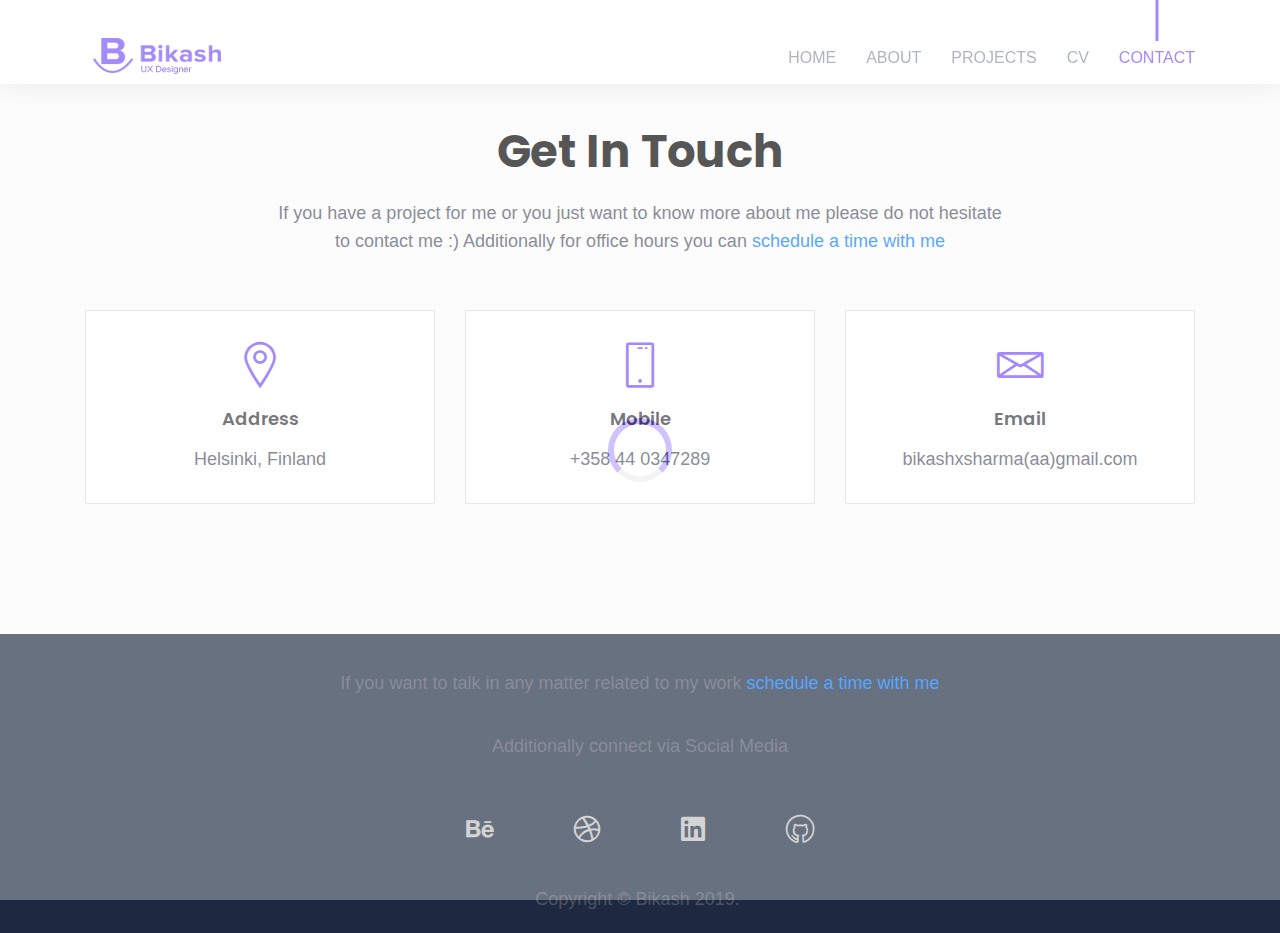
<file: contact.html>
<!doctype html>
<html lang="en">

<head>

    <!--====== Required meta tags ======-->
    <meta charset="utf-8">
    <meta http-equiv="x-ua-compatible" content="ie=edge">
	<meta name="description" content="Bikash Raj Sharma - UX/UI designer Helsinki."/>
	<meta name="keywords" content="Bikash Raj Sharma, Bikash Sharma, UX designer, UX design helsinki,  Freelancer UX designer ">
    <meta name="viewport" content="width=device-width, initial-scale=1, shrink-to-fit=no">

    <!--====== Title ======-->
    <title>Bikash Sharma - UX Designer based in Helsinki</title>

    <!--====== Favicon Icon ======-->
    <link rel="shortcut icon" href="assets/images/favicon.png" type="image/png">

    <!--====== Bootstrap css ======-->
    <link rel="stylesheet" href="assets/css/bootstrap.min.css">

    <!--====== Line Icons css ======-->
    <link rel="stylesheet" href="assets/css/LineIcons.css">

    <!--====== Magnific Popup css ======-->
    <link rel="stylesheet" href="assets/css/magnific-popup.css">

    <!--====== Default css ======-->
    <link rel="stylesheet" href="assets/css/default.css">

    <!--====== Style css ======-->
    <link rel="stylesheet" href="assets/css/style.css">
	 <!--====== Custom css ======-->
    <link rel="stylesheet" href="assets/css/custom.css">

<!-- Global site tag (gtag.js) - Google Analytics -->
<script async src="https://www.googletagmanager.com/gtag/js?id=UA-150853440-1"></script>
<script>
  window.dataLayer = window.dataLayer || [];
  function gtag(){dataLayer.push(arguments);}
  gtag('js', new Date());

  gtag('config', 'UA-150853440-1');
</script>

</head>

<body>

    <!--====== PRELOADER PART START ======-->

    <div class="preloader">
        <div class="loader_34">
            <div class="ytp-spinner">
                <div class="ytp-spinner-container">
                    <div class="ytp-spinner-rotator">
                        <div class="ytp-spinner-left">
                            <div class="ytp-spinner-circle"></div>
                        </div>
                        <div class="ytp-spinner-right">
                            <div class="ytp-spinner-circle"></div>
                        </div>
                    </div>
                </div>
            </div>
        </div>
    </div>

    <!--====== PRELOADER ENDS START ======-->

   <!--====== HEADER PART START ======-->

    <header id="home" class="header-area">
        <div class="navigation fixed-top">
            <div class="container">
                <div class="row">
                    <div class="col-lg-12">
                        <nav class="navbar navbar-expand-lg">
                            <a class="navbar-brand" href="index.html">
                                <img src="assets/images/logo.png" alt="Logo">
                            </a> <!-- Logo -->
                            <button class="navbar-toggler" type="button" data-toggle="collapse" data-target="#navbarSupportedContent" aria-controls="navbarSupportedContent" aria-expanded="false" aria-label="Toggle navigation">
                                <span class="toggler-icon"></span>
                                <span class="toggler-icon"></span>
                                <span class="toggler-icon"></span>
                            </button>

                            <div class="collapse navbar-collapse" id="navbarSupportedContent">
                                <ul class="navbar-nav ml-auto">
                                    <li class="nav-item "><a class="page-scroll" href="index.html">Home</a></li>
                                    <li class="nav-item"><a class="page-scroll" href="about.html">About</a></li>
                                    
                                    <li class="nav-item"><a class="page-scroll" href="index.html#selected-works">Projects</a></li>                                    
                                    <li class="nav-item"><a class="page-scroll" target="_blank" href="bikash_sharma_cv.pdf">CV</a></li>                                    
                                    <li class="nav-item active"><a class="page-scroll" href="contact.html">Contact</a></li>
                                </ul>
                            </div> <!-- navbar collapse -->
                        </nav> <!-- navbar -->
                    </div>
                </div> <!-- row -->
            </div> <!-- container -->
        </div> <!-- navigation -->

    </header>

    <!--====== HEADER PART ENDS ======-->


    <!--====== CONTACT PART START ======-->

    <!-- calendnly widget-->
    <!-- Calendly link widget begin -->
<link href="https://assets.calendly.com/assets/external/widget.css" rel="stylesheet">
<script src="https://assets.calendly.com/assets/external/widget.js" type="text/javascript"></script>

<!-- Calendly link widget end -->
    <!-- calendnly widget-->

    <section id="contact" class="contact-area pt-125 pb-130 gray-bg">
        <div class="container">
            <div class="row justify-content-center">
                <div class="col-lg-8">
                    <div class="section-title text-center pb-25">
                        <h2 class="title">Get In Touch</h2>
                        <p>If you have a project for me or you just want to know more about me please do not hesitate to contact me :) Additionally for office hours you can   <a href="" onclick="Calendly.initPopupWidget({url: 'https://calendly.com/bikashxsharma/30min'});return false;">schedule a time with me</a> </p>
                    </div> <!-- section title -->
                </div>
            </div> <!-- row -->
            <div class="row justify-content-center">
                <div class="col-lg-4 col-md-6 col-sm-7">
                    <div class="contact-box text-center mt-30">
                        <div class="contact-icon">
                            <i class="lni-map-marker"></i>
                        </div>
                        <div class="contact-content">
                            <h6 class="contact-title">Address</h6>
                            <p>Helsinki, Finland</p>
                        </div>
                    </div> <!-- contact box -->
                </div>
                <div class="col-lg-4 col-md-6 col-sm-7">
                    <div class="contact-box text-center mt-30">
                        <div class="contact-icon">
                            <i class="lni-mobile"></i>
                        </div>
                        <div class="contact-content">
                            <h6 class="contact-title">Mobile</h6>
                            <p>+358 44 0347289</p>
                           
                        </div>
                    </div> <!-- contact box -->
                </div>
                <div class="col-lg-4 col-md-6 col-sm-7">
                    <div class="contact-box text-center mt-30">
                        <div class="contact-icon">
                            <i class="lni-envelope"></i>
                        </div>
                        <div class="contact-content">
                            <h6 class="contact-title">Email</h6>
                            <p>bikashxsharma(aa)gmail.com</p>
                           
                        </div>
                    </div> <!-- contact box -->
                </div>
                
            </div> <!-- row -->
            <!--<div class="row">
                <div class="col-lg-8">
                    <div class="contact-form pt-30">
                        <form id="contact-form" action="assets/contact.php">
                            <div class="single-form">
                                <input type="text" name="name" placeholder="Name">
                            </div> <!-- single form -->
                           <!-- <div class="single-form">
                                <input type="email" name="email" placeholder="Email">
                            </div> 
                            <div class="single-form">
                                <textarea name="message" placeholder="Message"></textarea>
                            </div> 
                            <p class="form-message"></p>
                            <div class="single-form">
                                <button class="main-btn" type="submit">Send Message</button>
                            </div> 
                        </form>
                    </div> <!-- contact form -->
                </div>
              
            </div> <!-- row -->
        </div> <!-- container -->
    </section>

    <!--====== CONTACT PART ENDS ======-->

    <!--====== FOOTER PART START ======-->
    <footer id="footer" class="footer-area">        
            <div class="footer-copyright pb-20">
                <div class="container">
                    <div class="row">
                        <div class="col-lg-12">
                                <div class="footer-content text-center">
                                
                             <p>If you want to talk in any matter related to my work  <a href="https://calendly.com/bikashxsharma" target="_blank">schedule a time with me</a> </p>
                                                                        <p class="mt-"> Additionally connect via Social Media</p>
                                        <ul>
                                             
                                                <li><a href="https://www.behance.net/user/?username=bikashxsharma" target="_blank"><i class="lni-behance-original"></i></a></li>
                                                <li><a href="https://dribbble.com/bikashxsharma" target="_blank"><i class="lni-dribbble"></i></a></li>
                                                <li><a href="https://www.linkedin.com/in/bikashxsharma/" target="_blank"><i class="lni-linkedin-original"></i></a></li>
                                                <li><a href="https://github.com/bikashxsharma/" target="_blank"><i class="lni-github"></i></a></li>
                                            
                                        </ul>
                                    </div>
                            <div class="copyright-text text-center pt-20">
                               <p>Copyright © Bikash 2019. <a href="https://uideck.com" rel="nofollow"><span style="display:none">UIdeck</span></a></p>
                            </div> <!-- copyright text -->
                        </div>
                    </div> <!-- row -->
                </div> <!-- container -->
            </div> <!-- footer widget -->
        </footer>

    <!--====== FOOTER PART ENDS ======-->

    <!--====== BACK TOP TOP PART START ======-->

    <a href="#" class="back-to-top"><i class="lni-chevron-up"></i></a>

    <!--====== BACK TOP TOP PART ENDS ======-->







    <!--====== jquery js ======-->
    <script src="assets/js/vendor/modernizr-3.6.0.min.js"></script>
    <script src="assets/js/vendor/jquery-1.12.4.min.js"></script>

    <!--====== Bootstrap js ======-->
    <script src="assets/js/bootstrap.min.js"></script>
    <script src="assets/js/popper.min.js"></script>

    <!--====== Magnific Popup js ======-->
    <script src="assets/js/jquery.magnific-popup.min.js"></script>

    <!--====== Parallax js ======-->
    <script src="assets/js/parallax.min.js"></script>

    <!--====== Counter Up js ======-->
    <script src="assets/js/waypoints.min.js"></script>
    <script src="assets/js/jquery.counterup.min.js"></script>


    <!--====== Appear js ======-->
    <script src="assets/js/jquery.appear.min.js"></script>

    <!--====== Scrolling js ======-->
    <script src="assets/js/scrolling-nav.js"></script>
    <script src="assets/js/jquery.easing.min.js"></script>


    <!--====== Main js ======-->
    <script src="assets/js/main.js"></script>

</body>

</html>
</file>
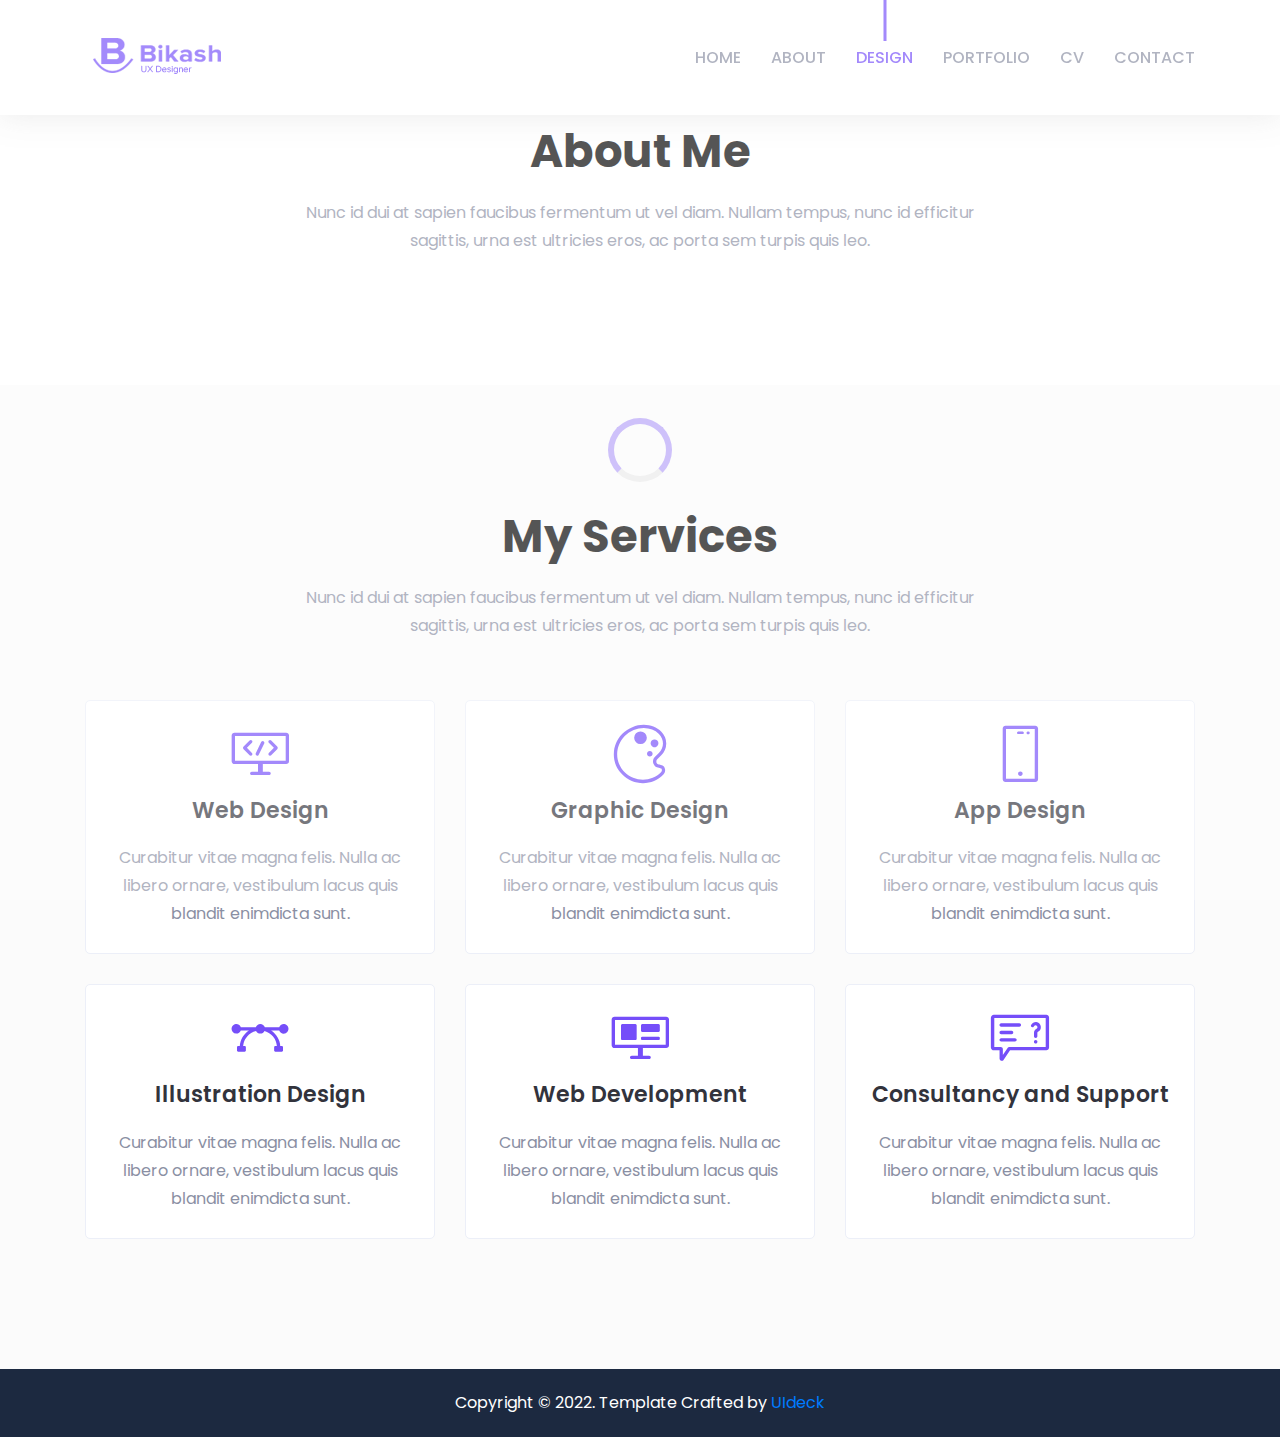
<file: design.html>
<!doctype html>
<html lang="en">

<head>

    <!--====== Required meta tags ======-->
    <meta charset="utf-8">
    <meta http-equiv="x-ua-compatible" content="ie=edge">
	<meta name="description" content="Bikash Raj Sharma - UX/UI designer Helsinki."/>
	<meta name="keywords" content="Bikash Raj Sharma, Bikash Sharma, UX designer, UX design helsinki,  Freelancer UX designer ">
    <meta name="viewport" content="width=device-width, initial-scale=1, shrink-to-fit=no">

    <!--====== Title ======-->
    <title>Bikash Sharma - UX Designer based in Helsinki</title>

    <!--====== Favicon Icon ======-->
    <link rel="shortcut icon" href="assets/images/favicon.png" type="image/png">

    <!--====== Bootstrap css ======-->
    <link rel="stylesheet" href="assets/css/bootstrap.min.css">

    <!--====== Line Icons css ======-->
    <link rel="stylesheet" href="assets/css/LineIcons.css">

    <!--====== Magnific Popup css ======-->
    <link rel="stylesheet" href="assets/css/magnific-popup.css">

    <!--====== Default css ======-->
    <link rel="stylesheet" href="assets/css/default.css">

    <!--====== Style css ======-->
    <link rel="stylesheet" href="assets/css/style.css">

<!-- Global site tag (gtag.js) - Google Analytics -->
<script async src="https://www.googletagmanager.com/gtag/js?id=UA-150853440-1"></script>
<script>
  window.dataLayer = window.dataLayer || [];
  function gtag(){dataLayer.push(arguments);}
  gtag('js', new Date());

  gtag('config', 'UA-150853440-1');
</script>

</head>

<body>

    <!--====== PRELOADER PART START ======-->

    <div class="preloader">
        <div class="loader_34">
            <div class="ytp-spinner">
                <div class="ytp-spinner-container">
                    <div class="ytp-spinner-rotator">
                        <div class="ytp-spinner-left">
                            <div class="ytp-spinner-circle"></div>
                        </div>
                        <div class="ytp-spinner-right">
                            <div class="ytp-spinner-circle"></div>
                        </div>
                    </div>
                </div>
            </div>
        </div>
    </div>

    <!--====== PRELOADER ENDS START ======-->

    <!--====== HEADER PART START ======-->

    <header id="home" class="header-area">
        <div class="navigation fixed-top">
            <div class="container">
                <div class="row">
                    <div class="col-lg-12">
                        <nav class="navbar navbar-expand-lg">
                            <a class="navbar-brand" href="index.html">
                                <img src="assets/images/logo.png" alt="Logo">
                            </a> <!-- Logo -->
                            <button class="navbar-toggler" type="button" data-toggle="collapse" data-target="#navbarSupportedContent" aria-controls="navbarSupportedContent" aria-expanded="false" aria-label="Toggle navigation">
                                <span class="toggler-icon"></span>
                                <span class="toggler-icon"></span>
                                <span class="toggler-icon"></span>
                            </button>

                            <div class="collapse navbar-collapse" id="navbarSupportedContent">
                                <ul class="navbar-nav ml-auto">
                                    <li class="nav-item "><a class="page-scroll" href="#home">Home</a></li>
                                    <li class="nav-item"><a class="page-scroll" href="about.html">About</a></li>
                                    <li class="nav-item active"><a class="page-scroll" href="design.html">Design</a></li>
                                    <li class="nav-item"><a class="page-scroll" href="#work">Portfolio</a></li>                                    
                                    <li class="nav-item"><a class="page-scroll" href="cv.pdf">CV</a></li>                                    
                                    <li class="nav-item"><a class="page-scroll" href="contact.html">Contact</a></li>
                                </ul>
                            </div> <!-- navbar collapse -->
                        </nav> <!-- navbar -->
                    </div>
                </div> <!-- row -->
            </div> <!-- container -->
        </div> <!-- navigation -->

       
    </header>

    <!--====== HEADER PART ENDS ======-->

    <!--====== ABOUT PART START ======-->

    <section id="about" class="about-area pt-125 pb-130">
        <div class="container">
            <div class="row justify-content-center">
                <div class="col-lg-8">
                    <div class="section-title text-center">
                        <h2 class="title">About Me</h2>
                        <p>Nunc id dui at sapien faucibus fermentum ut vel diam. Nullam tempus, nunc id efficitur sagittis, urna est ultricies eros, ac porta sem turpis quis leo.</p>
                    </div> <!-- section title -->
                </div>
            </div>
            
        </div> <!-- container -->
    </section>

    <!--====== ABOUT PART ENDS ======-->

    <!--====== SERVICES PART START ======-->

    <section id="service" class="services-area gray-bg pt-125 pb-130">
        <div class="container">
            <div class="row justify-content-center">
                <div class="col-lg-8">
                    <div class="section-title text-center pb-30">
                        <h2 class="title">My Services</h2>
                        <p>Nunc id dui at sapien faucibus fermentum ut vel diam. Nullam tempus, nunc id efficitur sagittis, urna est ultricies eros, ac porta sem turpis quis leo.</p>
                    </div> <!-- section title -->
                </div>
            </div> <!-- row -->
            <div class="row justify-content-center">
                <div class="col-lg-4 col-md-6 col-sm-8">
                    <div class="single-service text-center mt-30">
                        <div class="service-icon">
                            <i class="lni-code-alt"></i>
                        </div>
                        <div class="service-content">
                            <h4 class="service-title"><a href="#">Web Design</a></h4>
                            <p>Curabitur vitae magna felis. Nulla ac libero ornare, vestibulum lacus quis blandit enimdicta sunt.</p>
                        </div>
                    </div> <!-- single service -->
                </div>
                <div class="col-lg-4 col-md-6 col-sm-8">
                    <div class="single-service text-center mt-30">
                        <div class="service-icon">
                            <i class="lni-color-pallet"></i>
                        </div>
                        <div class="service-content">
                            <h4 class="service-title"><a href="#contact">Graphic Design</a></h4>
                            <p>Curabitur vitae magna felis. Nulla ac libero ornare, vestibulum lacus quis blandit enimdicta sunt.</p>
                        </div>
                    </div> <!-- single service -->
                </div>
                <div class="col-lg-4 col-md-6 col-sm-8">
                    <div class="single-service text-center mt-30">
                        <div class="service-icon">
                            <i class="lni-mobile"></i>
                        </div>
                        <div class="service-content">
                            <h4 class="service-title"><a href="#">App Design</a></h4>
                            <p>Curabitur vitae magna felis. Nulla ac libero ornare, vestibulum lacus quis blandit enimdicta sunt.</p>
                        </div>
                    </div> <!-- single service -->
                </div>
                <div class="col-lg-4 col-md-6 col-sm-8">
                    <div class="single-service text-center mt-30">
                        <div class="service-icon">
                            <i class="lni-vector"></i>
                        </div>
                        <div class="service-content">
                            <h4 class="service-title"><a href="#">Illustration Design</a></h4>
                            <p>Curabitur vitae magna felis. Nulla ac libero ornare, vestibulum lacus quis blandit enimdicta sunt.</p>
                        </div>
                    </div> <!-- single service -->
                </div>
                <div class="col-lg-4 col-md-6 col-sm-8">
                    <div class="single-service text-center mt-30">
                        <div class="service-icon">
                            <i class="lni-website"></i>
                        </div>
                        <div class="service-content">
                            <h4 class="service-title"><a href="#">Web Development</a></h4>
                            <p>Curabitur vitae magna felis. Nulla ac libero ornare, vestibulum lacus quis blandit enimdicta sunt.</p>
                        </div>
                    </div> <!-- single service -->
                </div>
                <div class="col-lg-4 col-md-6 col-sm-8">
                    <div class="single-service text-center mt-30">
                        <div class="service-icon">
                            <i class="lni-support"></i>
                        </div>
                        <div class="service-content">
                            <h4 class="service-title"><a href="#">Consultancy and Support</a></h4>
                            <p>Curabitur vitae magna felis. Nulla ac libero ornare, vestibulum lacus quis blandit enimdicta sunt.</p>
                        </div>
                    </div> <!-- single service -->
                </div>
            </div> <!-- row -->
        </div> <!-- container -->
    </section>

    <!--====== SERVICES PART ENDS ======-->

    

    

    <!--====== FOOTER PART START ======-->

    <footer id="footer" class="footer-area">
       
        <div class="footer-copyright pb-20">
            <div class="container">
                <div class="row">
                    <div class="col-lg-12">
                        <div class="copyright-text text-center pt-20">
                            <p>Copyright © 2022. Template Crafted by <a href="https://uideck.com" rel="nofollow">UIdeck</a></p>
                        </div> <!-- copyright text -->
                    </div>
                </div> <!-- row -->
            </div> <!-- container -->
        </div> <!-- footer widget -->
    </footer>

    <!--====== FOOTER PART ENDS ======-->

    <!--====== BACK TOP TOP PART START ======-->

    <a href="#" class="back-to-top"><i class="lni-chevron-up"></i></a>

    <!--====== BACK TOP TOP PART ENDS ======-->







    <!--====== jquery js ======-->
    <script src="assets/js/vendor/modernizr-3.6.0.min.js"></script>
    <script src="assets/js/vendor/jquery-1.12.4.min.js"></script>

    <!--====== Bootstrap js ======-->
    <script src="assets/js/bootstrap.min.js"></script>
    <script src="assets/js/popper.min.js"></script>

    <!--====== Magnific Popup js ======-->
    <script src="assets/js/jquery.magnific-popup.min.js"></script>

    <!--====== Parallax js ======-->
    <script src="assets/js/parallax.min.js"></script>

    <!--====== Counter Up js ======-->
    <script src="assets/js/waypoints.min.js"></script>
    <script src="assets/js/jquery.counterup.min.js"></script>


    <!--====== Appear js ======-->
    <script src="assets/js/jquery.appear.min.js"></script>

    <!--====== Scrolling js ======-->
    <script src="assets/js/scrolling-nav.js"></script>
    <script src="assets/js/jquery.easing.min.js"></script>


    <!--====== Main js ======-->
    <script src="assets/js/main.js"></script>

</body>

</html>
</file>
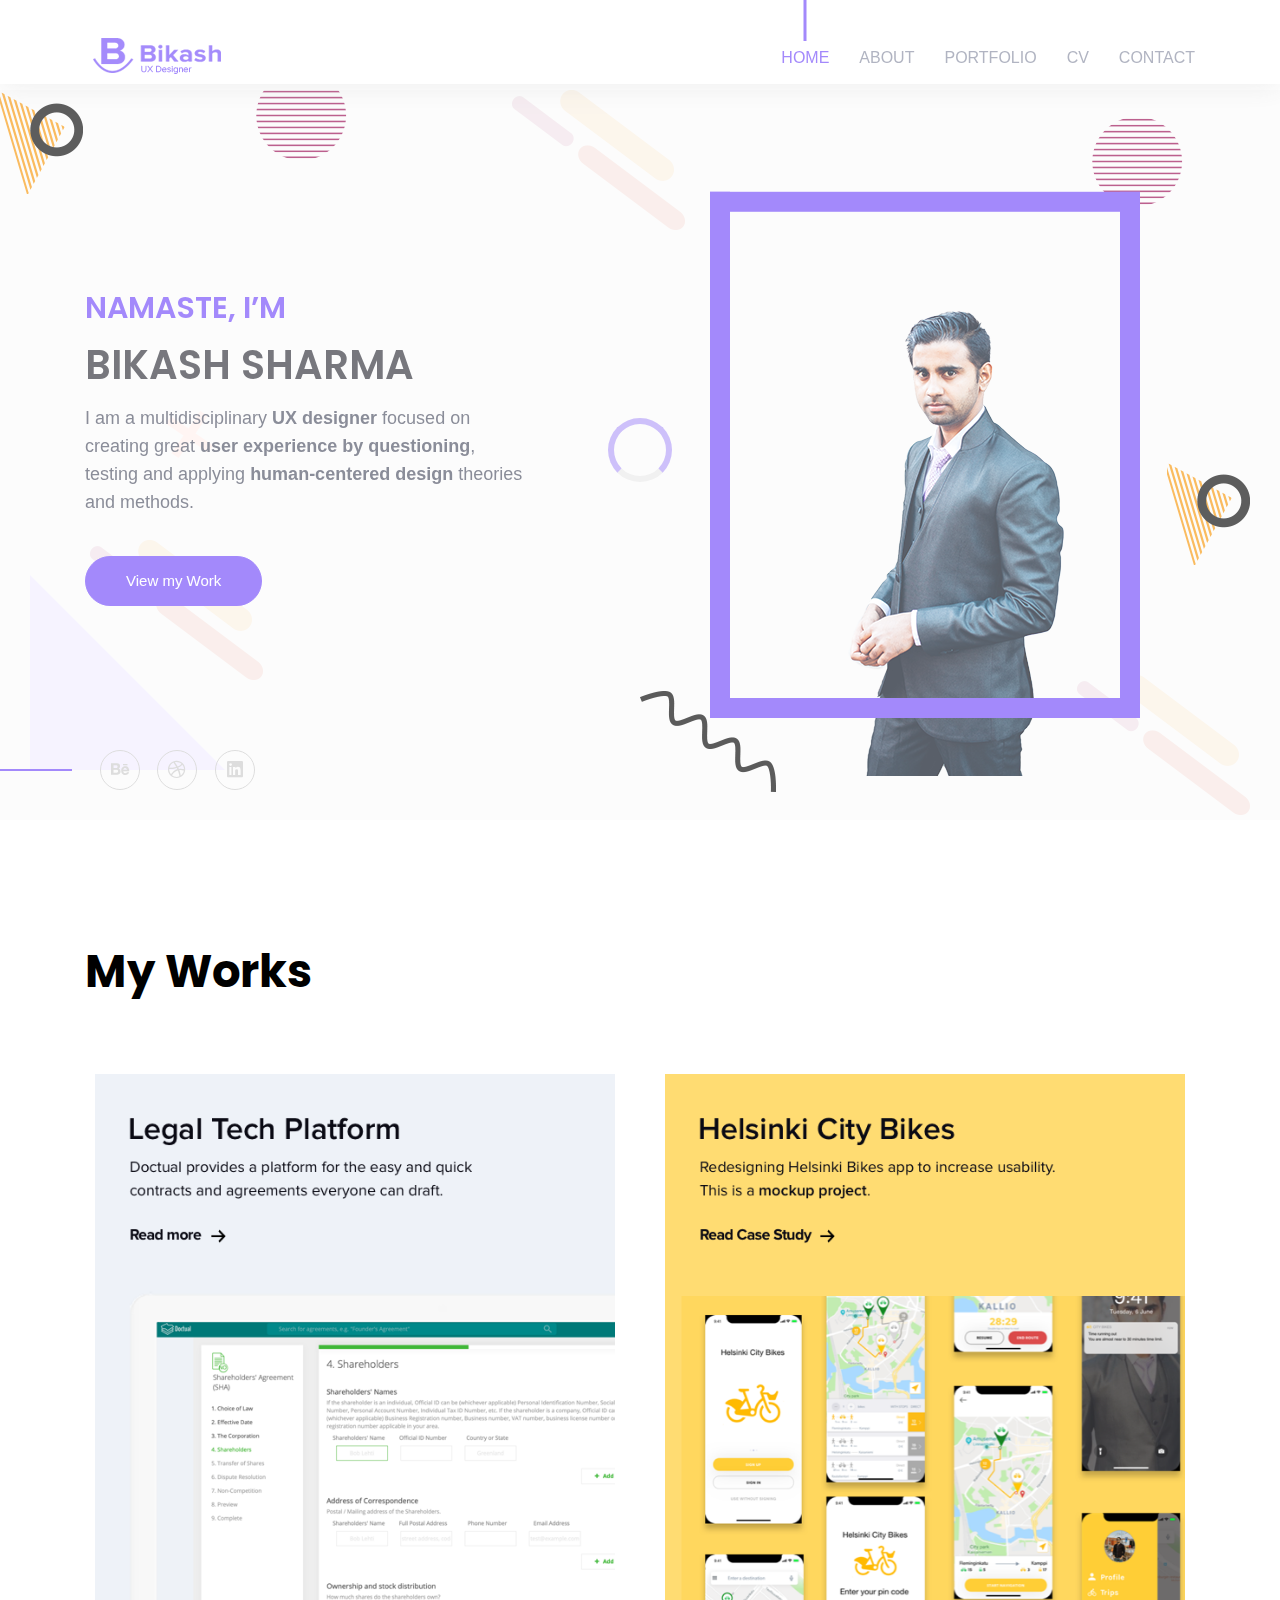
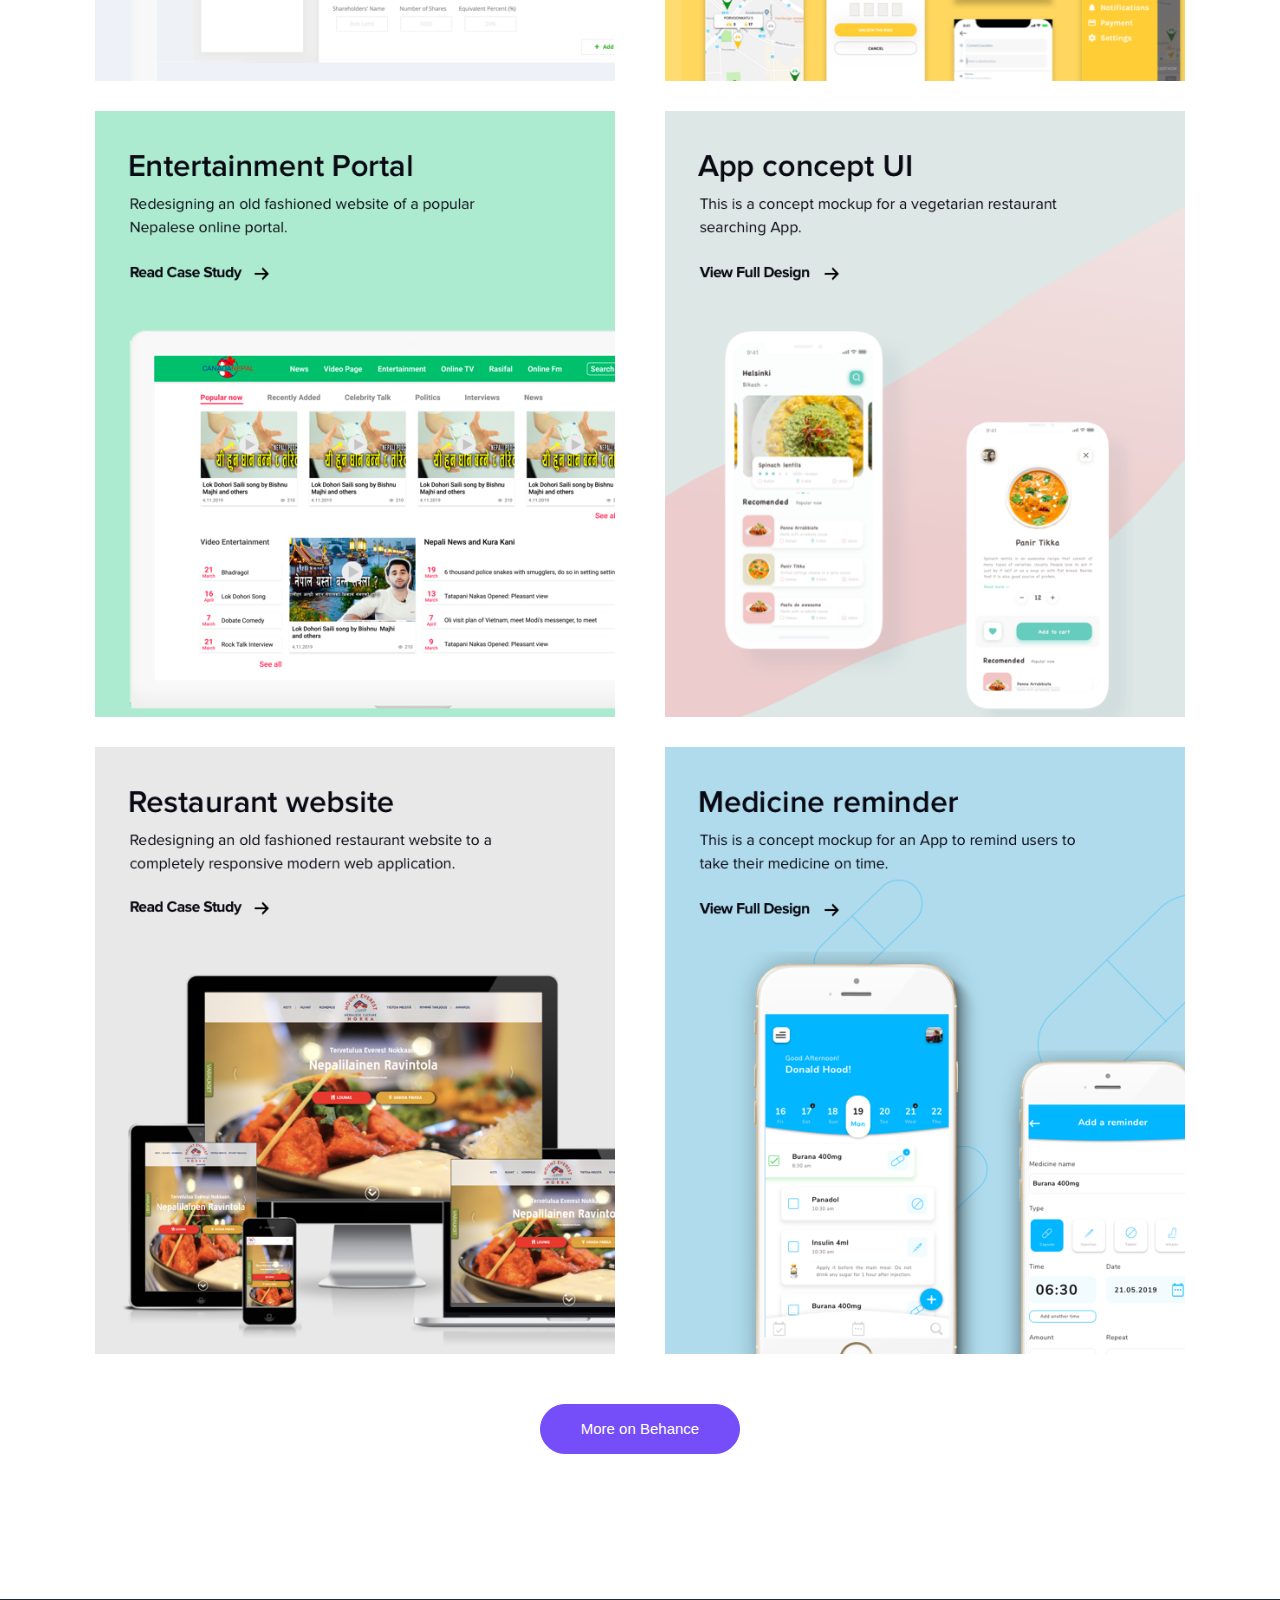
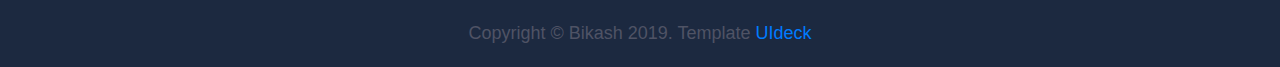
<file: index-16112019.html>
<!doctype html>
<html lang="en">

<head>

    <!--====== Required meta tags ======-->
    <meta charset="utf-8">
    <meta http-equiv="x-ua-compatible" content="ie=edge">
	<meta name="description" content="Bikash Raj Sharma - UX/UI designer Helsinki."/>
	<meta name="keywords" content="Bikash Raj Sharma, Bikash Sharma, UX designer, UX design helsinki,  Freelancer UX designer ">
    <meta name="viewport" content="width=device-width, initial-scale=1, shrink-to-fit=no">

    <!--====== Title ======-->
    <title>Bikash Sharma - UX Designer based in Helsinki</title>

    <!--====== Favicon Icon ======-->
    <link rel="shortcut icon" href="assets/images/favicon.png" type="image/png">

    <!--====== Bootstrap css ======-->
    <link rel="stylesheet" href="assets/css/bootstrap.min.css">

    <!--====== Line Icons css ======-->
    <link rel="stylesheet" href="assets/css/LineIcons.css">

    <!--====== Magnific Popup css ======-->
    <link rel="stylesheet" href="assets/css/magnific-popup.css">

    <!--====== Default css ======-->
    <link rel="stylesheet" href="assets/css/default.css">

    <!--====== Style css ======-->
    <link rel="stylesheet" href="assets/css/style.css">
	
	 <!--====== Custom css ======-->
    <link rel="stylesheet" href="assets/css/custom.css">


</head>

<body>

    <!--====== PRELOADER PART START ======-->

    <div class="preloader">
        <div class="loader_34">
            <div class="ytp-spinner">
                <div class="ytp-spinner-container">
                    <div class="ytp-spinner-rotator">
                        <div class="ytp-spinner-left">
                            <div class="ytp-spinner-circle"></div>
                        </div>
                        <div class="ytp-spinner-right">
                            <div class="ytp-spinner-circle"></div>
                        </div>
                    </div>
                </div>
            </div>
        </div>
    </div>

    <!--====== PRELOADER ENDS START ======-->

    <!--====== HEADER PART START ======-->

    <header id="home" class="header-area">
        <div class="navigation fixed-top">
            <div class="container">
                <div class="row">
                    <div class="col-lg-12">
                        <nav class="navbar navbar-expand-lg">
                            <a class="navbar-brand" href="index.html">
                                <img src="assets/images/logo.png" alt="Logo">
                            </a> <!-- Logo -->
                            <button class="navbar-toggler" type="button" data-toggle="collapse" data-target="#navbarSupportedContent" aria-controls="navbarSupportedContent" aria-expanded="false" aria-label="Toggle navigation">
                                <span class="toggler-icon"></span>
                                <span class="toggler-icon"></span>
                                <span class="toggler-icon"></span>
                            </button>

                            <div class="collapse navbar-collapse" id="navbarSupportedContent">
                                <ul class="navbar-nav ml-auto">
                                    <li class="nav-item active"><a class="page-scroll" href="#home">Home</a></li>
                                    <li class="nav-item"><a class="page-scroll" href="about.html">About</a></li>                                   
                                    <li class="nav-item"><a class="page-scroll" href="#work">Portfolio</a></li>                                    
                                    <li class="nav-item"><a class="page-scroll" target="_blank" href="cv.pdf">CV</a></li>                                    
                                    <li class="nav-item"><a class="page-scroll" href="contact.html">Contact</a></li>
                                </ul>
                            </div> <!-- navbar collapse -->
                        </nav> <!-- navbar -->
                    </div>
                </div> <!-- row -->
            </div> <!-- container -->
        </div> <!-- navigation -->

        <div id="parallax" class="header-content d-flex align-items-center">
            <div class="header-shape shape-one layer" data-depth="0.10">
                <img src="assets/images/banner/shape/shape-1.png" alt="Shape">
            </div> <!-- header shape -->
            <div class="header-shape shape-tow layer" data-depth="0.30">
                <img src="assets/images/banner/shape/shape-2.png" alt="Shape">
            </div> <!-- header shape -->
            <div class="header-shape shape-three layer" data-depth="0.40">
                <img src="assets/images/banner/shape/shape-3.png" alt="Shape">
            </div> <!-- header shape -->
            <div class="header-shape shape-fore layer" data-depth="0.60">
                <img src="assets/images/banner/shape/shape-2.png" alt="Shape">
            </div> <!-- header shape -->
            <div class="header-shape shape-five layer" data-depth="0.20">
                <img src="assets/images/banner/shape/shape-1.png" alt="Shape">
            </div> <!-- header shape -->
            <div class="header-shape shape-six layer" data-depth="0.15">
                <img src="assets/images/banner/shape/shape-4.png" alt="Shape">
            </div> <!-- header shape -->
            <div class="header-shape shape-seven layer" data-depth="0.50">
                <img src="assets/images/banner/shape/shape-5.png" alt="Shape">
            </div> <!-- header shape -->
            <div class="header-shape shape-eight layer" data-depth="0.40">
                <img src="assets/images/banner/shape/shape-3.png" alt="Shape">
            </div> <!-- header shape -->
            <div class="header-shape shape-nine layer" data-depth="0.20">
                <img src="assets/images/banner/shape/shape-6.png" alt="Shape">
            </div> <!-- header shape -->
            <div class="header-shape shape-ten layer" data-depth="0.30">
                <img src="assets/images/banner/shape/shape-3.png" alt="Shape">
            </div> <!-- header shape -->
            <div class="container">
                <div class="row align-items-center">
                    <div class="col-xl-5 col-lg-6">
                        <div class="header-content-right">
                            <h4 class="sub-title">Namaste, I’m</h4>
                            <h1 class="title">Bikash Sharma</h1>
                            <p>I am a multidisciplinary <strong>UX designer</strong> focused on creating great <strong>user experience by questioning</strong>, testing and applying <strong>human-centered design</strong> theories and methods.</p>
                            <a class="main-btn" href="#work">View my Work</a>
                        </div> <!-- header content right -->
                    </div>
                    <div class="col-lg-6 offset-xl-1">
                        <div class="header-image d-none d-lg-block">
                            <img src="assets/images/banner/hero.png" alt="hero">
                        </div> <!-- header image -->
                    </div>
                </div> <!-- row -->
            </div> <!-- container -->
            <div class="header-social">
                <div class="container">
                    <div class="row">
                        <div class="col-lg-12">
                            <div class="header-social-icon">
                                <ul>
                                    
                                   
                                    <li><a href="https://www.behance.net/user/?username=bikashxsharma" target="_blank"><i class="lni-behance-original"></i></a></li>
                                    <li><a href="https://dribbble.com/bikashxsharma" target="_blank"><i class="lni-dribbble"></i></a></li>
                                    <li><a href="https://www.linkedin.com/in/bikashxsharma/" target="_blank"><i class="lni-linkedin-original"></i></a></li>
                                </ul>
                            </div> <!-- header social -->
                        </div>
                    </div> <!-- row -->
                </div> <!-- container -->
            </div> <!-- header social -->
        </div> <!-- header content -->
    </header>

    <!--====== HEADER PART ENDS ======-->

    <!--====== WORK PART START ======-->

    <section id="work" class="work-area pt-125 pb-130">
        <div class="container">
            <div class="row">
                <div class="col-lg-8">
                    <div class="section-title pb-25">
                        <h2 class="title">My Works</h2>
                        
                    </div> <!-- section title -->
                </div>
            </div> <!-- row -->
            <div class="row">
                <div class="col-lg-6 col-md-6 col-sm-6">
                    <div class="single-work text-center mt-30">
                        <div class="work-image">
                            <img src="assets/images/work/doctual.png" alt="work">
                        </div>
                        <div class="work-overlay">
                            <div class="work-content">
                                <h3 class="work-title">Product Design</h3>
                                <ul>
                                   <!-- <li><a class="image-popup" href="assets/images/work/doctual.png"><i class="lni-plus"></i></a></li> -->
                                    <li><a href="https://medium.com/@bikashxsharma/product-designer-at-doctual-bf4ccc41d258?source=friends_link&sk=7108b172e5bf916d7b3a61b27028a538" target="_blank"><i class="lni-link"></i></a></li>
                                </ul>
                            </div>
                        </div>
                    </div> <!-- single work -->
                </div>
                <div class="col-lg-6 col-md-6 col-sm-6">
                    <div class="single-work text-center mt-30">
                        <div class="work-image">
                            <img src="assets/images/work/city_bikes.png" alt="work">
                        </div>
                        <div class="work-overlay">
                            <div class="work-content">
                                <h3 class="work-title">UX/UI Design</h3>
                                <ul>
                                    <!--<li><a class="image-popup" href="assets/images/work/city_bikes.png"><i class="lni-plus"></i></a></li>-->
                                    <li><a href="https://medium.com/@bikashxsharma/a-new-design-of-helsinki-city-bikes-app-a-ux-case-study-by-bikash-sharma-1c5603add822" target="_blank"><i class="lni-link"></i></a></li>
                                </ul>
                            </div>
                        </div>
                    </div> <!-- single work -->
                </div>
                <div class="col-lg-6 col-md-6 col-sm-6">
                    <div class="single-work text-center mt-30">
                        <div class="work-image">
                            <img src="assets/images/work/canadanepal.png" alt="work">
                        </div>
                        <div class="work-overlay">
                            <div class="work-content">
                                <h3 class="work-title">UX/UI Design</h3>
                                <ul>
                                   <!-- <li><a class="image-popup" href="assets/images/work/canadanepal.png"><i class="lni-plus"></i></a></li>-->
                                    <li><a href="https://medium.com/@bikashxsharma/redesigning-nepals-most-popular-entertainment-portal-a-ux-case-study-706996f179bb" target="_blank"><i class="lni-link"></i></a></li>
                                </ul>
                            </div>
                        </div>
                    </div> <!-- single work -->
                </div>
                <div class="col-lg-6 col-md-6 col-sm-6">
                    <div class="single-work text-center mt-30">
                        <div class="work-image">
                            <img src="assets/images/work/restaurant_app.png" alt="work">
                        </div>
                        <div class="work-overlay">
                            <div class="work-content">
                                <h3 class="work-title">UI Design</h3>
                                <ul>
                                   <!-- <li><a class="image-popup" href="assets/images/work/restaurant_app.png"><i class="lni-plus"></i></a></li>-->
                                    <li><a href="https://www.behance.net/gallery/83987683/Vegetarian-Restaurant-Search-An-app" target="_blank"><i class="lni-link"></i></a></li>
                                </ul>
                            </div>
                        </div>
                    </div> <!-- single work -->
                </div>   
				  <div class="col-lg-6 col-md-6 col-sm-6">
									<div class="single-work text-center mt-30">
										<div class="work-image">
											<img src="assets/images/work/restaurant_website.png" alt="work">
										</div>
										<div class="work-overlay">
											<div class="work-content">
												<h3 class="work-title">UX Design</h3>
												<ul>
													<!--<li><a class="image-popup" href="assets/images/work/restaurant_website.png"><i class="lni-plus"></i></a></li>-->
													<li><a href="https://medium.com/@bikashxsharma/ux-ui-case-study-restaurant-website-473640d70a30" target="_blank"><i class="lni-link"></i></a></li>
												</ul>
											</div>
										</div>
									</div> <!-- single work -->
								</div>  
				  <div class="col-lg-6 col-md-6 col-sm-6">
									<div class="single-work text-center mt-30">
										<div class="work-image">
											<img src="assets/images/work/medicine_app.png" alt="work">
										</div>
										<div class="work-overlay">
											<div class="work-content">
												<h3 class="work-title">UI Design</h3>
												<ul>
													<!--<li><a class="image-popup" href="assets/images/work/medicine_app.png"><i class="lni-plus"></i></a></li>-->
													<li><a href="https://www.behance.net/gallery/81446563/Medicine-Reminder-App" target="_blank"><i class="lni-link"></i></a></li>
												</ul>
											</div>
										</div>
									</div> <!-- single work -->
								</div>  				
            
            </div> <!-- row -->
            <div class="row">
                <div class="col-lg-12">
                    <div class="work-more text-center mt-50">
                        <a class="main-btn" href="https://www.behance.net/user/?username=bikashxsharma" target="_blank">More on Behance</a>
                    </div> <!-- work more -->
                </div>
            </div> <!-- row -->
        </div> <!-- container -->
    </section>

    <!--====== WORK PART ENDS ======-->

    <!--====== FOOTER PART START ======-->

    <footer id="footer" class="footer-area">        
        <div class="footer-copyright pb-20">
            <div class="container">
                <div class="row">
                    <div class="col-lg-12">
                        <div class="copyright-text text-center pt-20">
                           <p>Copyright © Bikash 2019. Template <a href="https://uideck.com" rel="nofollow">UIdeck</a></p>
                        </div> <!-- copyright text -->
                    </div>
                </div> <!-- row -->
            </div> <!-- container -->
        </div> <!-- footer widget -->
    </footer>

    <!--====== FOOTER PART ENDS ======-->

    <!--====== BACK TOP TOP PART START ======-->

    <a href="#" class="back-to-top"><i class="lni-chevron-up"></i></a>

    <!--====== BACK TOP TOP PART ENDS ======-->







    <!--====== jquery js ======-->
    <script src="assets/js/vendor/modernizr-3.6.0.min.js"></script>
    <script src="assets/js/vendor/jquery-1.12.4.min.js"></script>

    <!--====== Bootstrap js ======-->
    <script src="assets/js/bootstrap.min.js"></script>
    <script src="assets/js/popper.min.js"></script>

    <!--====== Magnific Popup js ======-->
    <script src="assets/js/jquery.magnific-popup.min.js"></script>

    <!--====== Parallax js ======-->
    <script src="assets/js/parallax.min.js"></script>

    <!--====== Counter Up js ======-->
    <script src="assets/js/waypoints.min.js"></script>
    <script src="assets/js/jquery.counterup.min.js"></script>


    <!--====== Appear js ======-->
    <script src="assets/js/jquery.appear.min.js"></script>

    <!--====== Scrolling js ======-->
    <script src="assets/js/scrolling-nav.js"></script>
    <script src="assets/js/jquery.easing.min.js"></script>


    <!--====== Main js ======-->
    <script src="assets/js/main.js"></script>

</body>

</html>
</file>
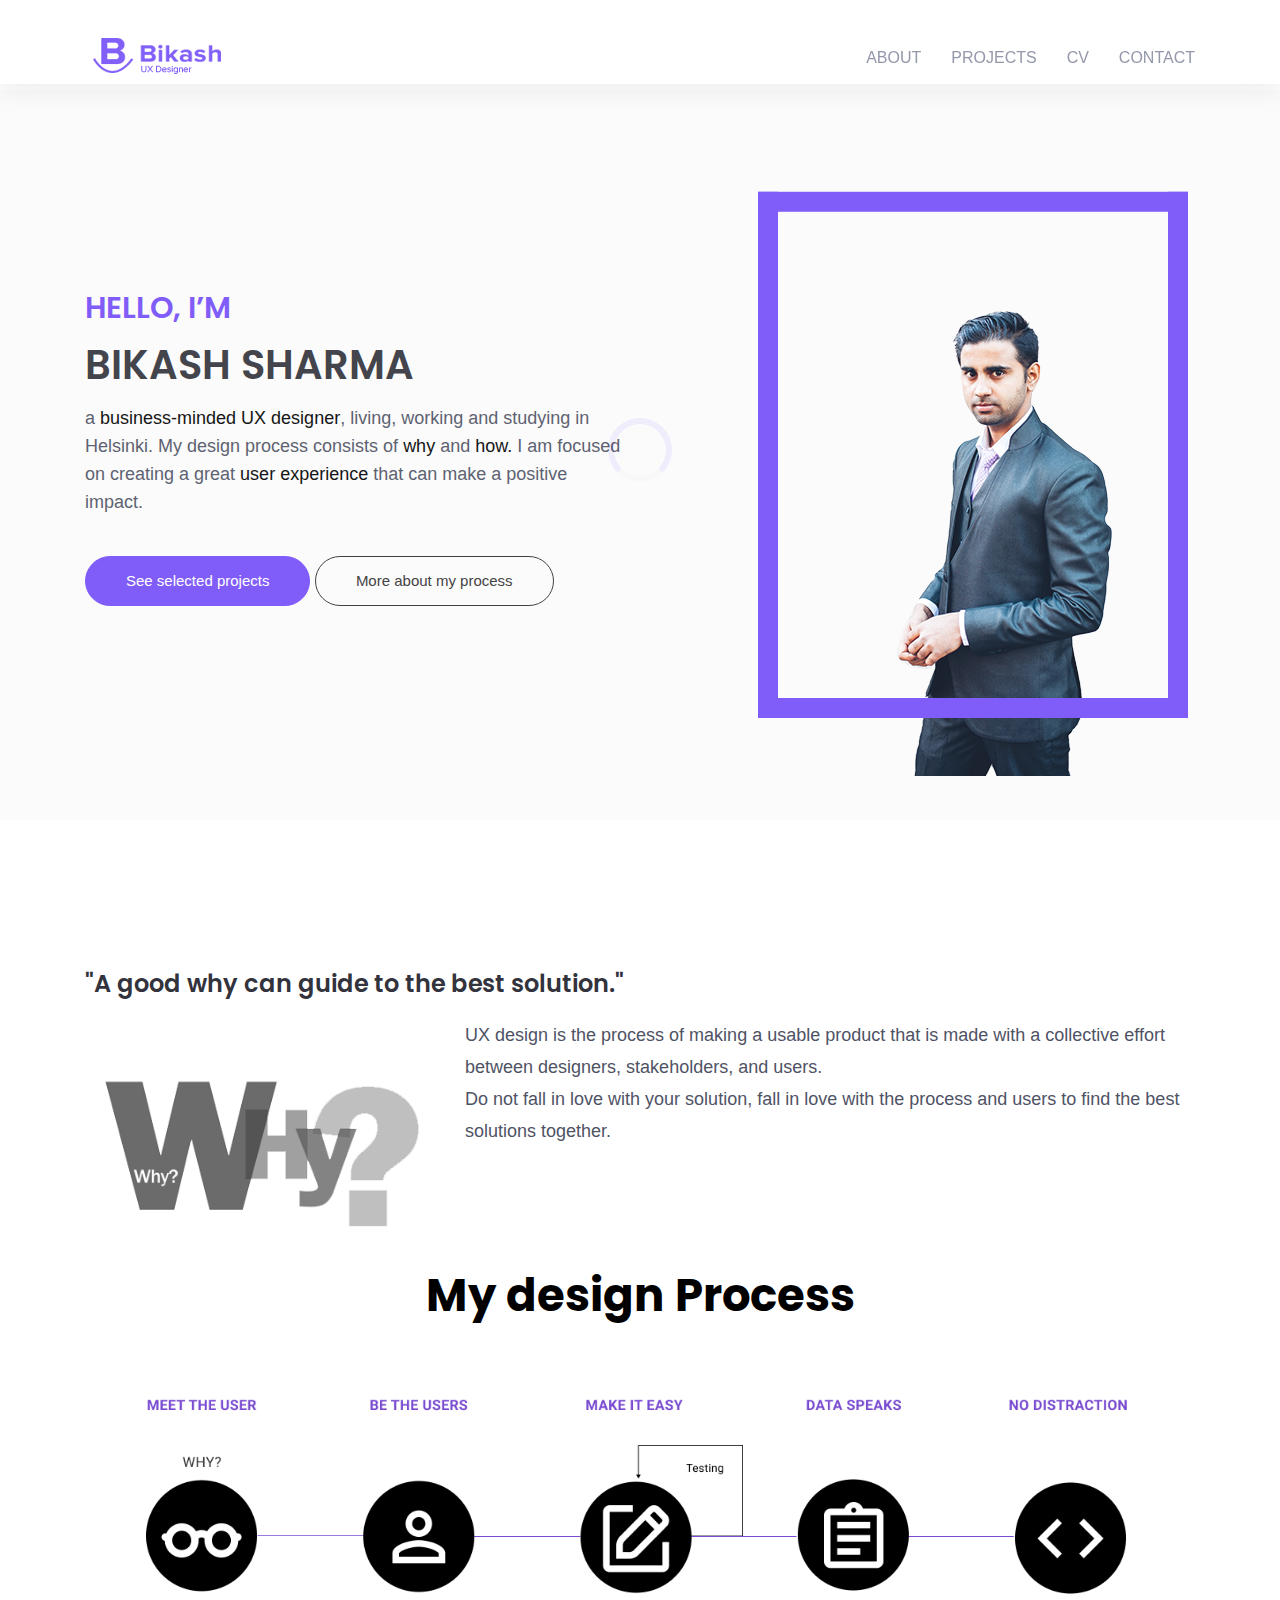
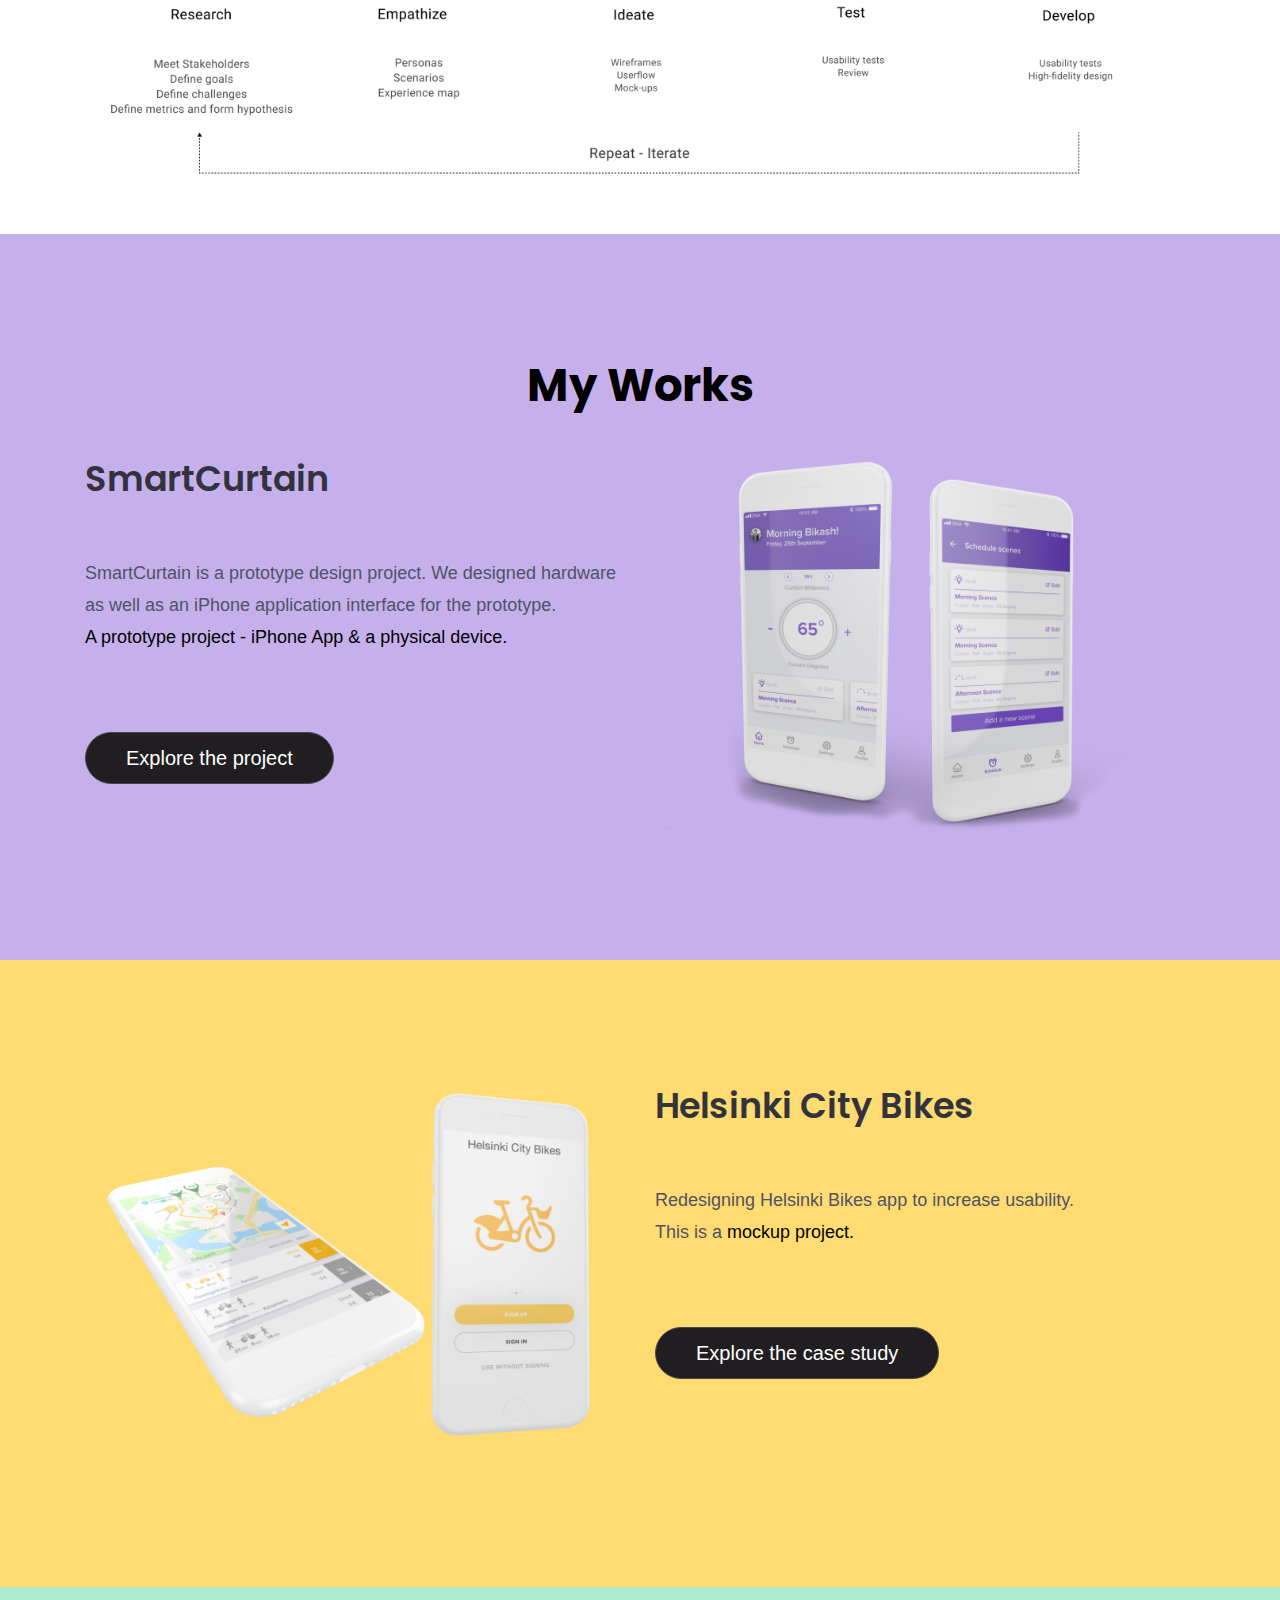
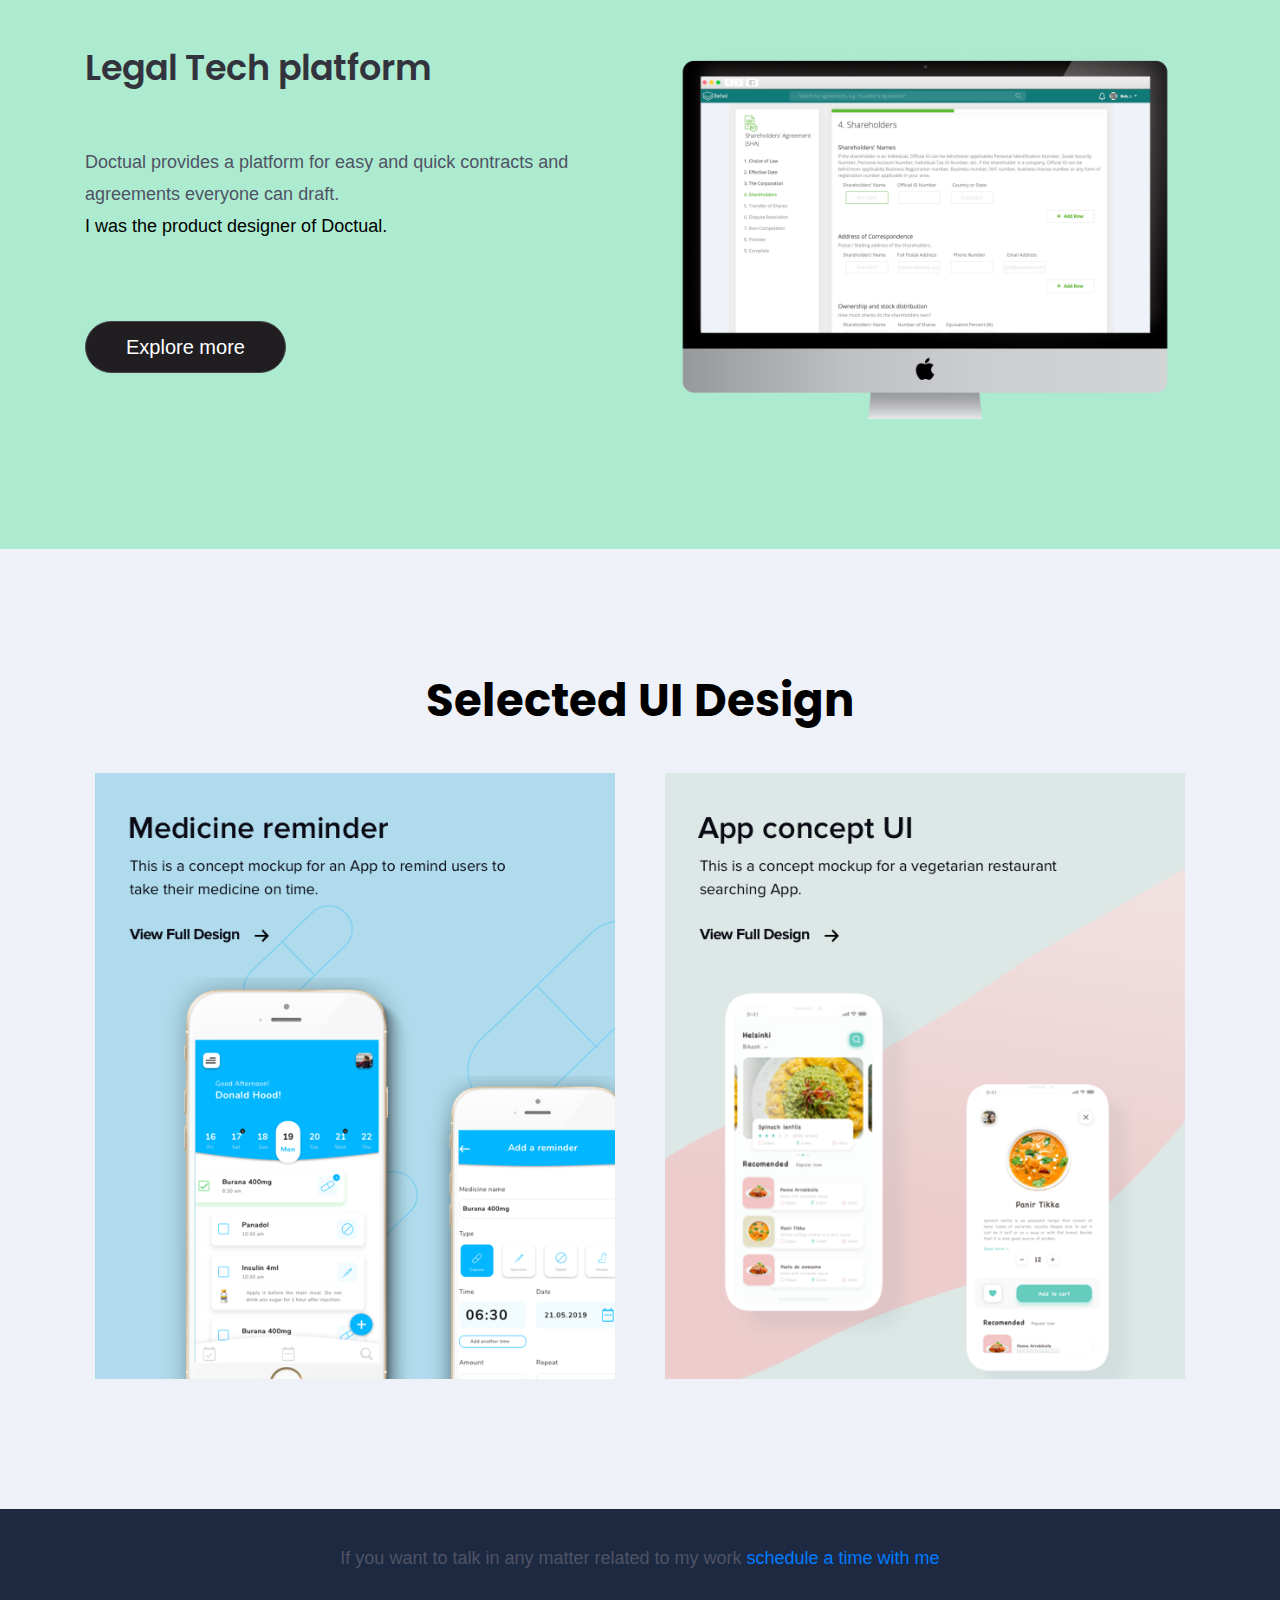
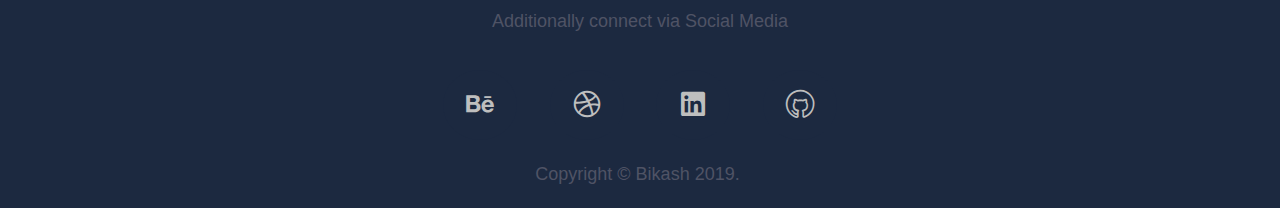
<file: index-backup0203.html>
<!doctype html>
<html lang="en">

<head>

    <!--====== Required meta tags ======-->
    <meta charset="utf-8">
    <meta http-equiv="x-ua-compatible" content="ie=edge">
    <meta name="description" content="Bikash Raj Sharma - UX/UI designer Helsinki." />
    <meta name="keywords"
        content="Bikash Raj Sharma, Bikash Sharma, UX designer, UX design helsinki,  Freelancer UX designer ">
    <meta name="viewport" content="width=device-width, initial-scale=1, shrink-to-fit=no">

    <!--====== Title ======-->
    <title>Bikash Sharma - UX Designer based in Helsinki</title>

    <!--====== Favicon Icon ======-->
    <link rel="shortcut icon" href="assets/images/favicon.png" type="image/png">

    <!--====== Bootstrap css ======-->
    <link rel="stylesheet" href="assets/css/bootstrap.min.css">

    <!--====== Line Icons css ======-->
    <link rel="stylesheet" href="assets/css/LineIcons.css">

    <!--====== Magnific Popup css ======-->
    <link rel="stylesheet" href="assets/css/magnific-popup.css">

    <!--====== Default css ======-->
    <link rel="stylesheet" href="assets/css/default.css">

    <!--====== Style css ======-->
    <link rel="stylesheet" href="assets/css/style.css">

    <!--====== Custom css ======-->
    <link rel="stylesheet" href="assets/css/custom.css">
    <!-- Global site tag (gtag.js) - Google Analytics -->
    <script async src="https://www.googletagmanager.com/gtag/js?id=UA-150853440-1"></script>
    <script>
        window.dataLayer = window.dataLayer || [];
        function gtag() { dataLayer.push(arguments); }
        gtag('js', new Date());

        gtag('config', 'UA-150853440-1');
    </script>


</head>

<body>

    <!--====== PRELOADER PART START ======-->

    <div class="preloader">
        <div class="loader_34">
            <div class="ytp-spinner">
                <div class="ytp-spinner-container">
                    <div class="ytp-spinner-rotator">
                        <div class="ytp-spinner-left">
                            <div class="ytp-spinner-circle"></div>
                        </div>
                        <div class="ytp-spinner-right">
                            <div class="ytp-spinner-circle"></div>
                        </div>
                    </div>
                </div>
            </div>
        </div>
    </div>

    <!--====== PRELOADER ENDS START ======-->

    <!--====== HEADER PART START ======-->

    <header id="home" class="header-area">
        <div class="navigation fixed-top">
            <div class="container">
                <div class="row">
                    <div class="col-lg-12">
                        <nav class="navbar navbar-expand-lg">
                            <a class="navbar-brand" href="index.html">
                                <img src="assets/images/logo.png" alt="Logo">
                            </a> <!-- Logo -->
                            <button class="navbar-toggler" type="button" data-toggle="collapse"
                                data-target="#navbarSupportedContent" aria-controls="navbarSupportedContent"
                                aria-expanded="false" aria-label="Toggle navigation">
                                <span class="toggler-icon"></span>
                                <span class="toggler-icon"></span>
                                <span class="toggler-icon"></span>
                            </button>

                            <div class="collapse navbar-collapse" id="navbarSupportedContent">
                                <ul class="navbar-nav ml-auto">
                                    <!-- <li class="nav-item active"><a class="page-scroll" href="#home">Home</a></li> -->
                                    <li class="nav-item"><a class="page-scroll" href="about.html">About</a></li>
                                    <li class="nav-item"><a class="page-scroll" href="#selected-works">Projects</a></li>
                                    <li class="nav-item"><a class="page-scroll" target="_blank"
                                            href="bikash_sharma_cv.pdf">CV</a></li>
                                    <li class="nav-item"><a class="page-scroll" href="contact.html">Contact</a></li>
                                </ul>
                            </div> <!-- navbar collapse -->
                        </nav> <!-- navbar -->
                    </div>
                </div> <!-- row -->
            </div> <!-- container -->
        </div> <!-- navigation -->

        <div id="parallax" class="header-content d-flex align-items-center">
            <div class="container">
                <div class="row align-items-center">
                    <div class="col-xl-6 col-lg-6">
                        <div class="header-content-right">
                            <h4 class="sub-title">Hello, I’m</h4>
                            <h1 class="title">Bikash Sharma</h1>
                            <p>a <span class="text-underline"> business-minded UX designer</span>, living, working and
                                studying in Helsinki. My design process consists of <span
                                    class="text-underline">why</span> and <span class="text-underline"> how.</span> I am
                                focused on creating a great <span class="text-underline">user experience</span> that can
                                make a positive impact.</p>
                            <a class="main-btn" href="#selected-works">See selected projects</a> <a
                                class=" btn-normal main-btn" href="#design-process">More about my process</a>
                        </div> <!-- header content right -->
                    </div>
                    <div class="col-lg-5 offset-xl-1">
                        <div class="header-image d-none d-lg-block">
                            <img src="assets/images/banner/hero.png" alt="hero">
                        </div> <!-- header image -->
                    </div>
                </div> <!-- row -->
            </div> <!-- container -->

        </div> <!-- header content -->
    </header>

    <!--====== HEADER PART ENDS ======-->

    <!--====== DESIGN PROCESS PART START ======-->
    <section id="design-process" class="project-header   bg_cover">
        <div class="container">
            <div class="row">
                <div class="section-title  col-lg-12">
                    <h3 class="quote-title">"A good why can guide to the best solution."</h3>

                </div> <!-- section title -->

                <div class="col-xl-4 col-lg-4">
                    <img src="assets/images/projects-images/why.png" alt="work">

                </div>
                <div class="col-xl-8    col-lg-8">

                    <div class="project-summary">
                        <p class="work-section-description">UX design is the process of making a usable product that is
                            made with a collective effort between designers, stakeholders, and users. <br />Do not fall
                            in love with your solution, fall in love with the process and users to find the best
                            solutions together.</p>
                    </div>



                </div>

            </div> <!-- row -->
            <div class="row">
                <div class="section-title work-main-title col-lg-12">
                    <h2 class="title">My design Process</h2>

                </div> <!-- section title -->

                <div class="col-lg-12 align-center">



                    <img src="assets/images/projects-images/my-design-process.png" alt="work">





                </div>

            </div> <!-- row -->
            <!-- <div class="row">
                <div class="section-title  col-lg-3">
                <h2 class="quote-title">Design thinking</h2>
                </div>
                <div class=" col-lg-9">
                    <div class="row"> -->
            <!--design thinking box-->

            <!--  <div class="col-lg-4">
                        
                            <div class="design-thinking-box">
                                <div class="design-thinking-box-title"><span class="number-circle">1</span>Human-centered & Empathy</div>
                            <p>Being non-judgemental, seeking to understand, interview,  why?</p>
                            </div>

                        </div>
                         
                    <div class="col-lg-4">
                        <div class="design-thinking-box">
                            <div class="design-thinking-box-title"><span class="number-circle">2</span>Be with users</div>
                        <p>Users have the solution, they are the one who will use the product.</p>
                        </div>

                    </div>  
                    <div class="col-lg-4">
                        <div class="design-thinking-box">
                            <div class="design-thinking-box-title"><span class="number-circle">3</span> Ideate</div>
                             <p>Non-judgemental, seek to understand, interview, know why?</p>
                        </div>
        
                    </div>          
         </div>-->
            <!--row-->
            <!--<div class="row">
           
            <div class="col-lg-4">
                <div class="design-thinking-box">
                    <div class="design-thinking-box-title"><span class="number-circle">4</span>Multidisciplinary approach</div>
                  
                   <p>Non-judgemental, seek to understand, interview, know why?</p>
                </div>

            </div>
           
            <div class="col-lg-4">
                <div class="design-thinking-box">
                    <div class="design-thinking-box-title"><span class="number-circle">5</span>Test & Iterate</div>
                  
                   <p>Non-judgemental, seek to understand, interview, know why?</p>
                </div>

            </div>
            <div class="col-lg-4 col-lg-offset-1"></div> -->
            <!-- design thinking box-->


            <!--  </div>
         

     </div>
        </div> -->
            <!-- container -->
    </section>


    <!--====== DESIGN PROCESS PART ENDS ======-->
    <!--====== WORK 3 START ======-->

    <section class="work-project-4 pt-125 pb-130 bg_cover">
        <div class="container">
            <div class="row">
                <div id="selected-works" class="section-title work-main-title pb-60 col-lg-12">
                    <h2 class="title ">My Works</h2>

                </div> <!-- section title -->
                <div class="col-lg-6">

                    <h2 class="work-section-title"> SmartCurtain</h2>
                    <p class="work-section-description">SmartCurtain is a prototype design project.
                        We designed hardware as well as an iPhone application interface for the prototype.
                        </br /> <span class="text-underline">A prototype project - iPhone App & a physical
                            device.</span>

                    </p>

                    <a class="work-section-button-dark main-btn" href="project-3.html">Explore the project</a>

                </div>
                <div class="col-lg-6">
                    <div class="work-image pb-20 ui-thumbnail d-lg-block">
                        <a href="project-3.html"> <img src="assets/images/work/smarrtcurtain_thumbnail.png"
                                alt="work"></a>
                    </div>
                </div>



            </div> <!-- row -->
        </div> <!-- container -->
    </section>


    <!--====== WORK 2 START ======-->

    <section class="work-project-2 pt-125 pb-130 bg_cover">
        <div class="container">
            <div class="row">
                <div class="col-lg-6">
                    <div class="work-image ui-thumbnail  d-lg-block">
                        <a href="project-2.html"> <img src="assets/images/work/citybike_thumbnail.png" alt="work"></a>
                    </div>
                </div>
                <div class="col-lg-6">

                    <h2 class="work-section-title"> Helsinki City Bikes</h2>
                    <p class="work-section-description">Redesigning Helsinki Bikes app to increase usability. </br />
                        This is a <span class="text-underline">mockup project.</span></p>

                    <a class="work-section-button-dark main-btn" href="project-2.html">Explore the case study</a>

                </div>



            </div> <!-- row -->
        </div> <!-- container -->
    </section>

    <!--====== WORK 2 ENDS ======-->
    <!--====== WORK 1 START ======-->

    <section class="work-project-3 pt-60 pb-130 bg_cover">

        <div class="container">

            <div class="row">


                <div class="col-lg-6">

                    <h2 class="work-section-title"> Legal Tech platform</h2>
                    <p class="work-section-description">Doctual provides a platform for easy and quick contracts and
                        agreements everyone can draft. <br /> <span class="text-underline">I was the product designer of
                            Doctual.</span></p>

                    <a class="work-section-button-dark main-btn" href="project-1.html">Explore more</a>

                </div>


                <div class="col-lg-6 ">
                    <div class="work-image ui-thumbnail pb-20 d-lg-block ">
                        <a href="project-1.html"><img src="assets/images/work/doctual_thumbnail.png" alt="work"></a>
                    </div>
                </div>
            </div> <!-- row -->
        </div> <!-- container -->
    </section>

    <!--====== WORK 1 ENDS ======-->

    <!--====== UI DESIGN START ======-->
    <section id="selected-works" class="work-project-1 pt-125 pb-130 bg_cover">

        <div class="container">

            <div class="row">
                <div class="section-title work-main-title  pb-40 col-lg-12">
                    <h2 class="title ">Selected UI Design</h2>
                </div>

                <div class="col-md-6">

                    <div class="work-image ui-thumbnail d-lg-block ">
                        <a href="https://www.behance.net/gallery/81446563/Medicine-Reminder-App" target="_blank"><img
                                src="assets/images/work/medicine_app.png" alt="work"></a>
                    </div>

                </div>
                <div class="col-md-6">

                    <div class="work-image ui-thumbnail d-lg-block ">
                        <a href="https://www.behance.net/gallery/83987683/Vegetarian-Restaurant-Search-An-app"
                            target="_blank"><img src="assets/images/work/restaurant_app.png" alt="work"></a>
                    </div>

                </div>


            </div>
        </div>
    </section>

    <!--====== UI  DESIGN ENDS ======-->

    <!--====== WORK 3 ENDS ======-->

    <!--====== WORK 4 START ======-->

    <!-- <section    class="work-project-3 pt-125 pb-130 bg_cover" >
            <div class="container">
                <div class="row">
                        <div class="col-lg-6">
                                
                                    <h2 class="work-section-title"> Entertainment Portal</h2>                                
                                    <p class="work-section-description">Redesigning an old fashioned website of a popular Nepalese online portal.</p>
                                    <a class="work-section-button-dark main-btn" href="#">Explore the case study</a>
                                
                        </div>
    
                    
                        <div class="col-lg-6">                        
                                <div class="work-image d-none d-lg-block">
                                    <img src="assets/images/work/canadanepal1.png" alt="work">
                                </div>  
                        </div>
                </div> <!-- row -->
    <!-- </div> <!-- container -->
    <!-- </section> -->

    <!--====== WORK 4 ENDS ======-->





    <!--====== FOOTER PART START ======-->
    <footer id="footer" class="footer-area">
        <div class="footer-copyright pb-20">
            <div class="container">
                <div class="row">
                    <div class="col-lg-12">
                        <div class="footer-content text-center">
                            <p>If you want to talk in any matter related to my work <a
                                    href="https://calendly.com/bikashxsharma" target="_blank">schedule a time with
                                    me</a> </p>
                            <p class="mt-"> Additionally connect via Social Media</p>
                            <ul>

                                <li><a href="https://www.behance.net/user/?username=bikashxsharma" target="_blank"><i
                                            class="lni-behance-original"></i></a></li>
                                <li><a href="https://dribbble.com/bikashxsharma" target="_blank"><i
                                            class="lni-dribbble"></i></a></li>
                                <li><a href="https://www.linkedin.com/in/bikashxsharma/" target="_blank"><i
                                            class="lni-linkedin-original"></i></a></li>
                                <li><a href="https://github.com/bikashxsharma/" target="_blank"><i
                                            class="lni-github"></i></a></li>

                            </ul>
                        </div>
                        <div class="copyright-text text-center pt-20">
                            <p>Copyright © Bikash 2019. <a href="https://uideck.com" rel="nofollow"><span
                                        style="display:none">UIdeck</span></a></p>
                        </div> <!-- copyright text -->
                    </div>
                </div> <!-- row -->
            </div> <!-- container -->
        </div> <!-- footer widget -->
    </footer>

    <!--====== FOOTER PART ENDS ======-->

    <!--====== BACK TOP TOP PART START ======-->

    <a href="#" class="back-to-top"><i class="lni-chevron-up"></i></a>

    <!--====== BACK TOP TOP PART ENDS ======-->







    <!--====== jquery js ======-->
    <script src="assets/js/vendor/modernizr-3.6.0.min.js"></script>
    <script src="assets/js/vendor/jquery-1.12.4.min.js"></script>

    <!--====== Bootstrap js ======-->
    <script src="assets/js/bootstrap.min.js"></script>
    <script src="assets/js/popper.min.js"></script>

    <!--====== Magnific Popup js ======-->
    <script src="assets/js/jquery.magnific-popup.min.js"></script>

    <!--====== Parallax js ======-->
    <script src="assets/js/parallax.min.js"></script>

    <!--====== Counter Up js ======-->
    <script src="assets/js/waypoints.min.js"></script>
    <script src="assets/js/jquery.counterup.min.js"></script>


    <!--====== Appear js ======-->
    <script src="assets/js/jquery.appear.min.js"></script>

    <!--====== Scrolling js ======-->
    <script src="assets/js/scrolling-nav.js"></script>
    <script src="assets/js/jquery.easing.min.js"></script>


    <!--====== Main js ======-->
    <script src="assets/js/main.js"></script>
    <!--====== my custom JS ======-->
    <script src="assets/js/custom.js"></script>

</body>

</html>
</file>
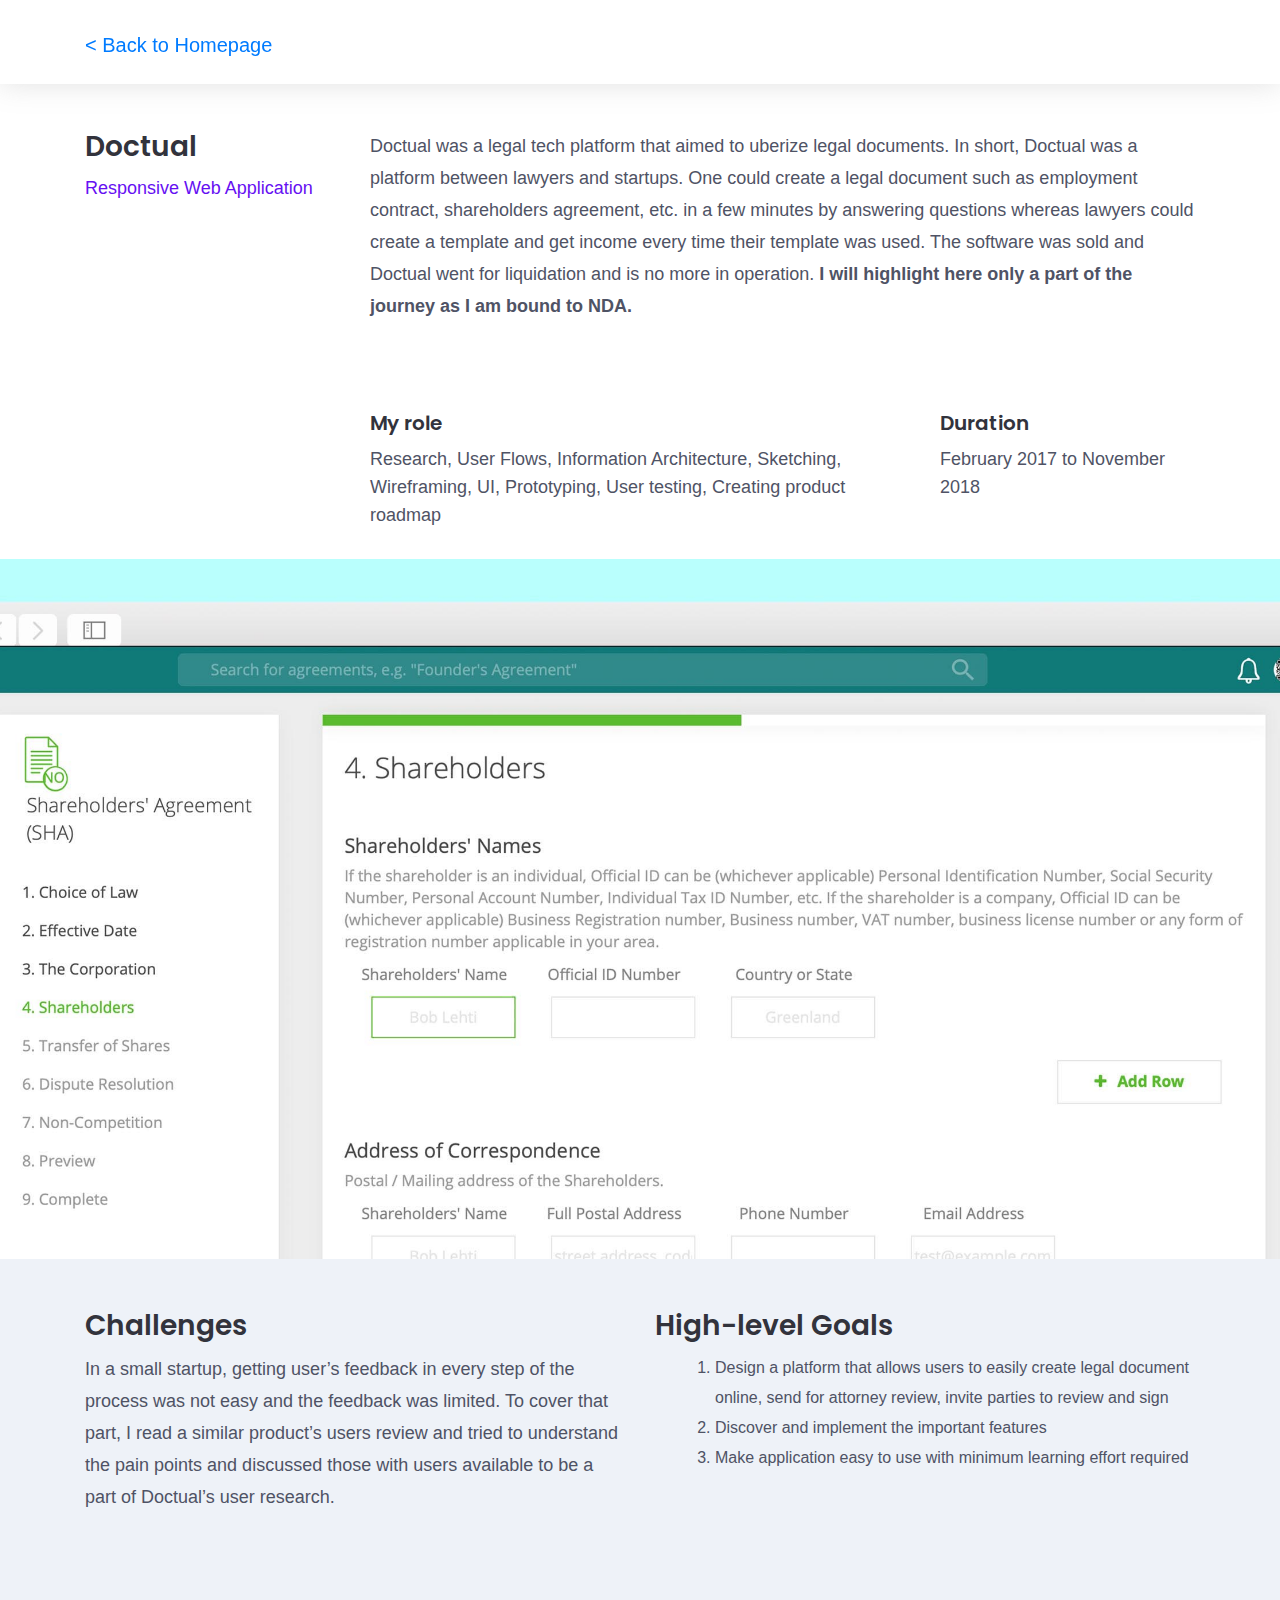
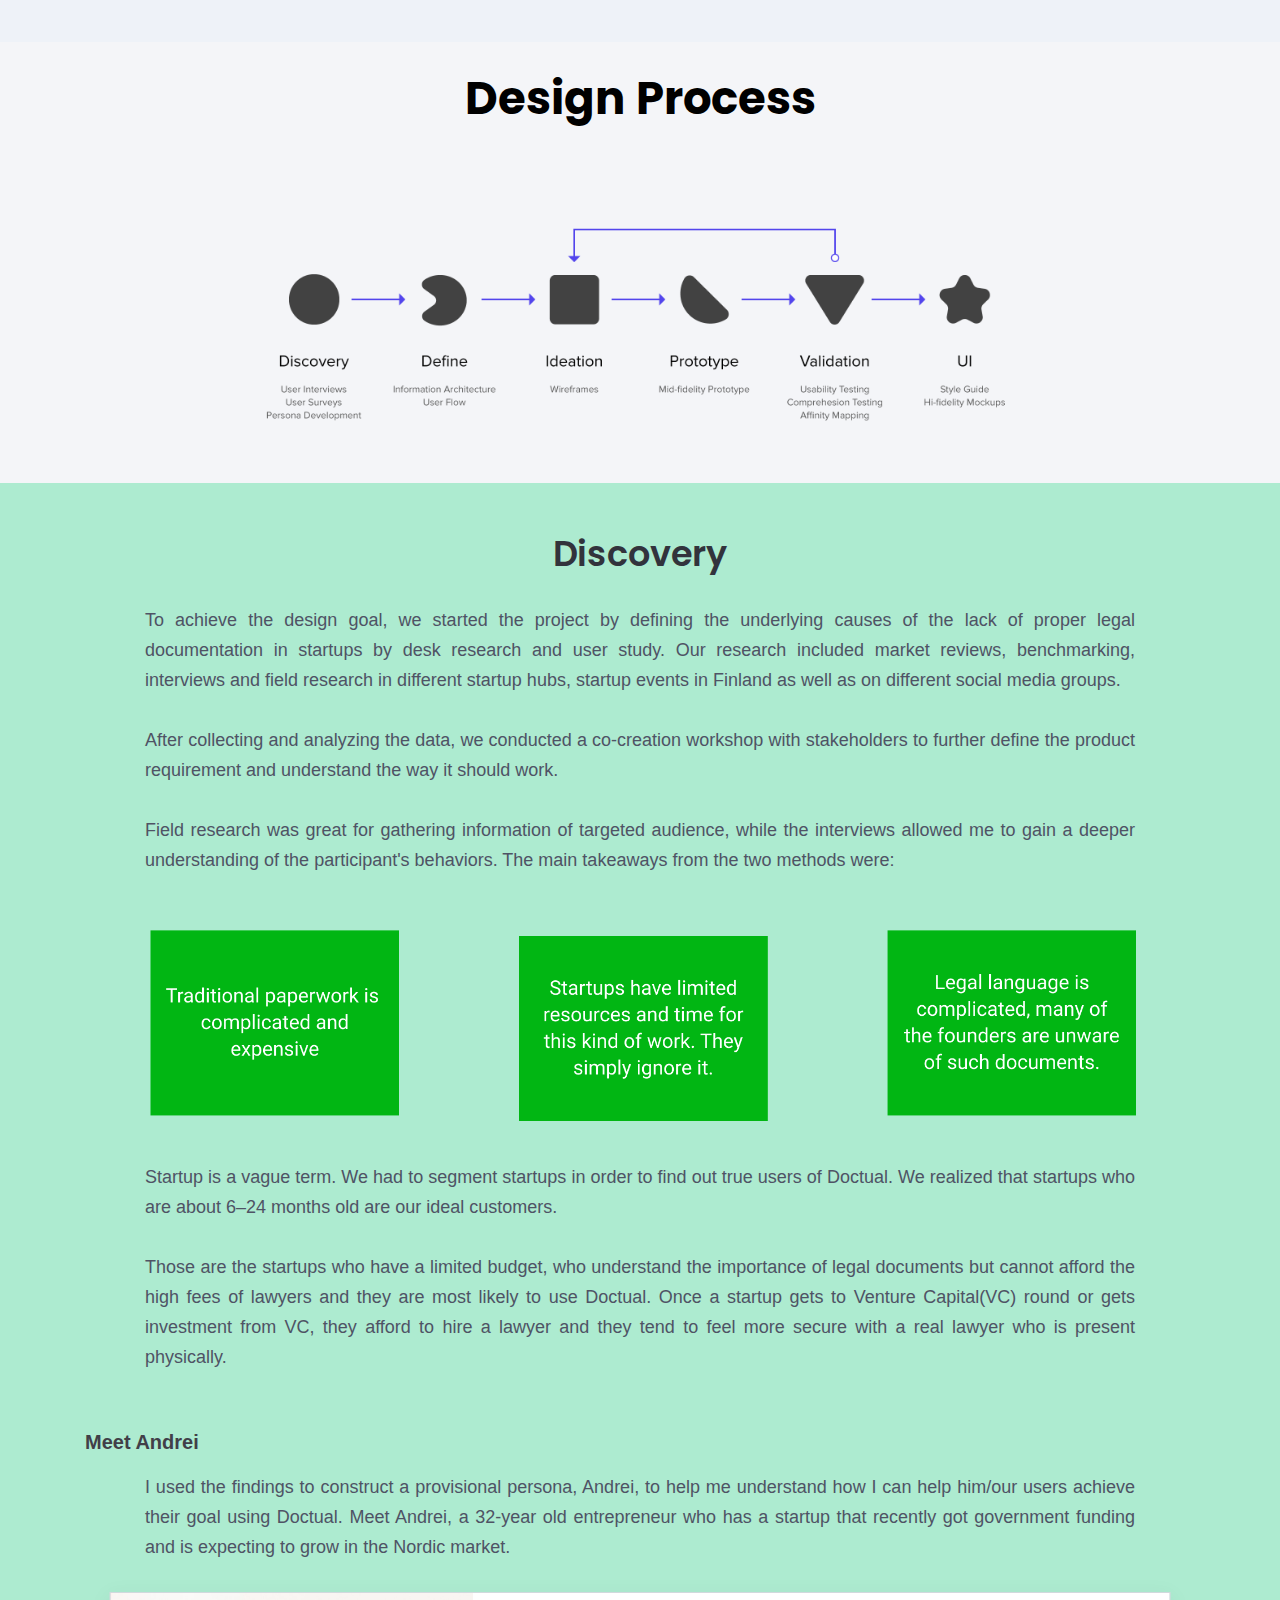
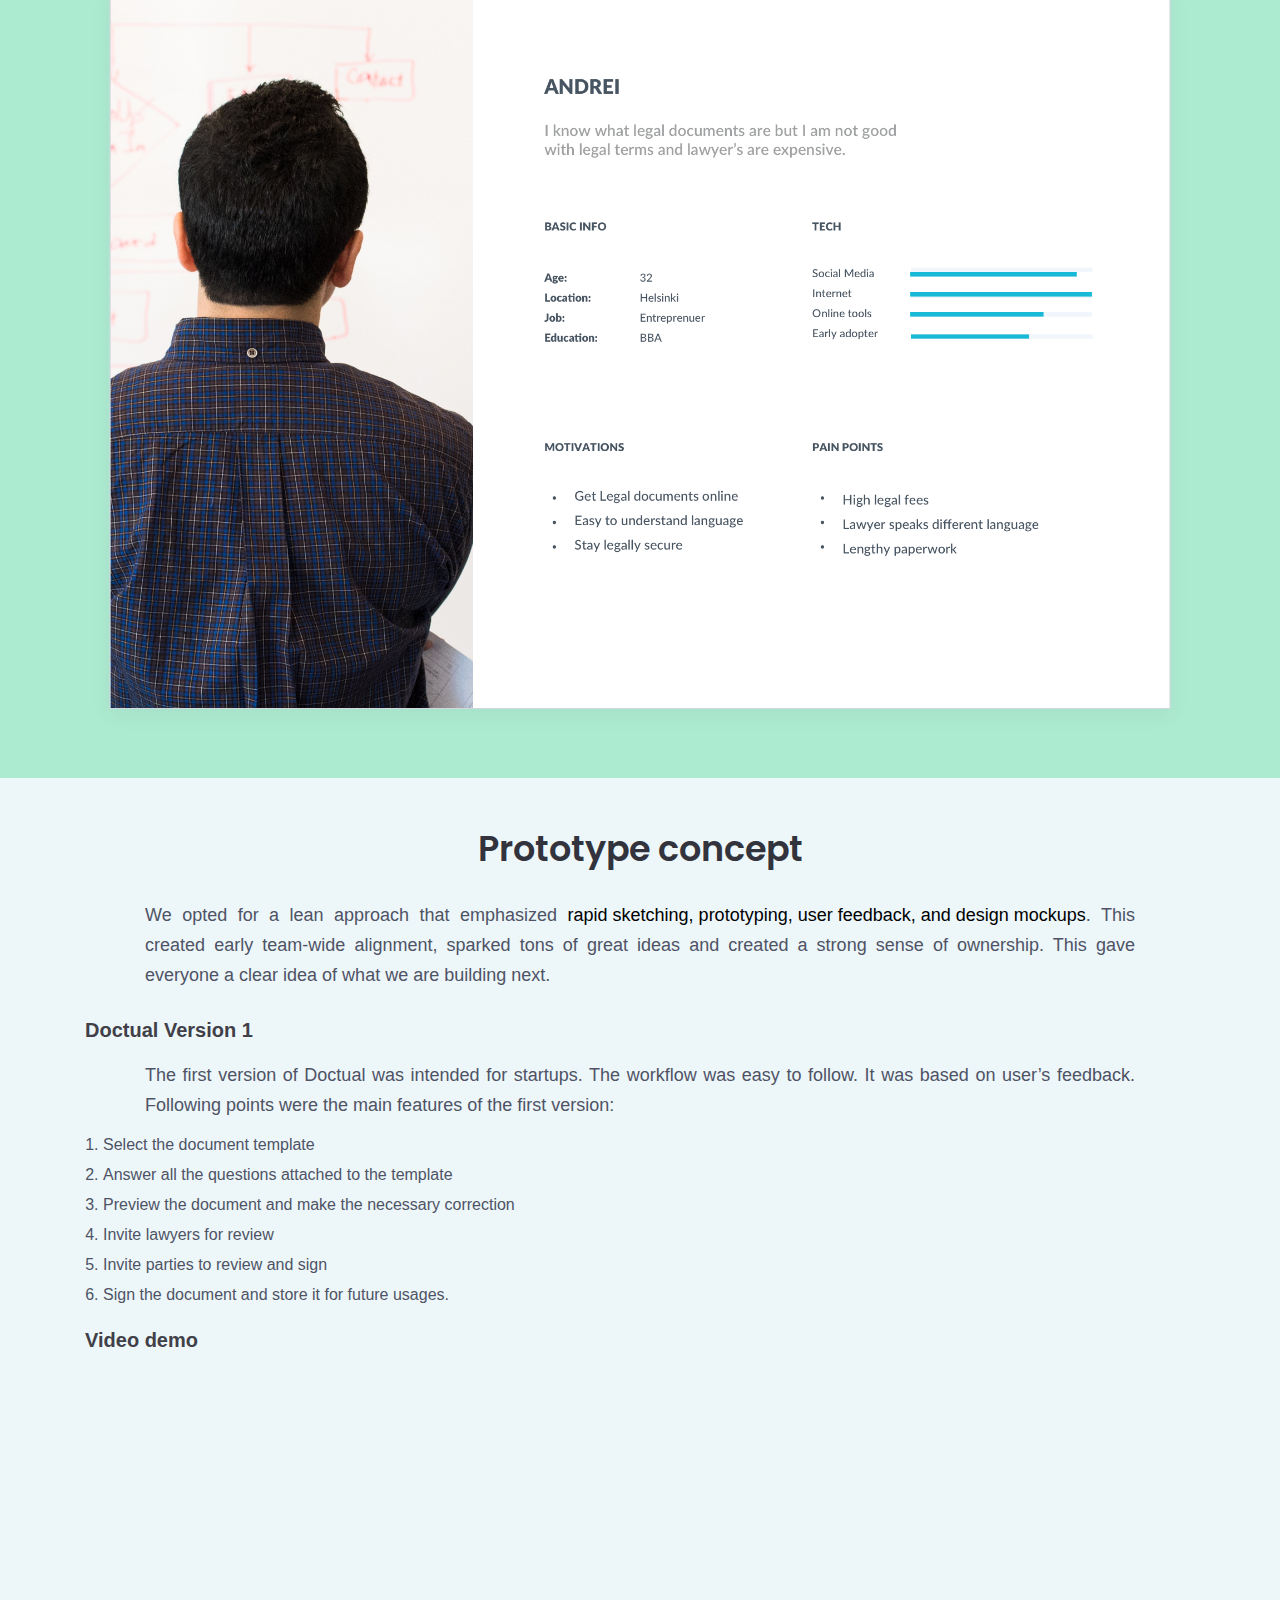
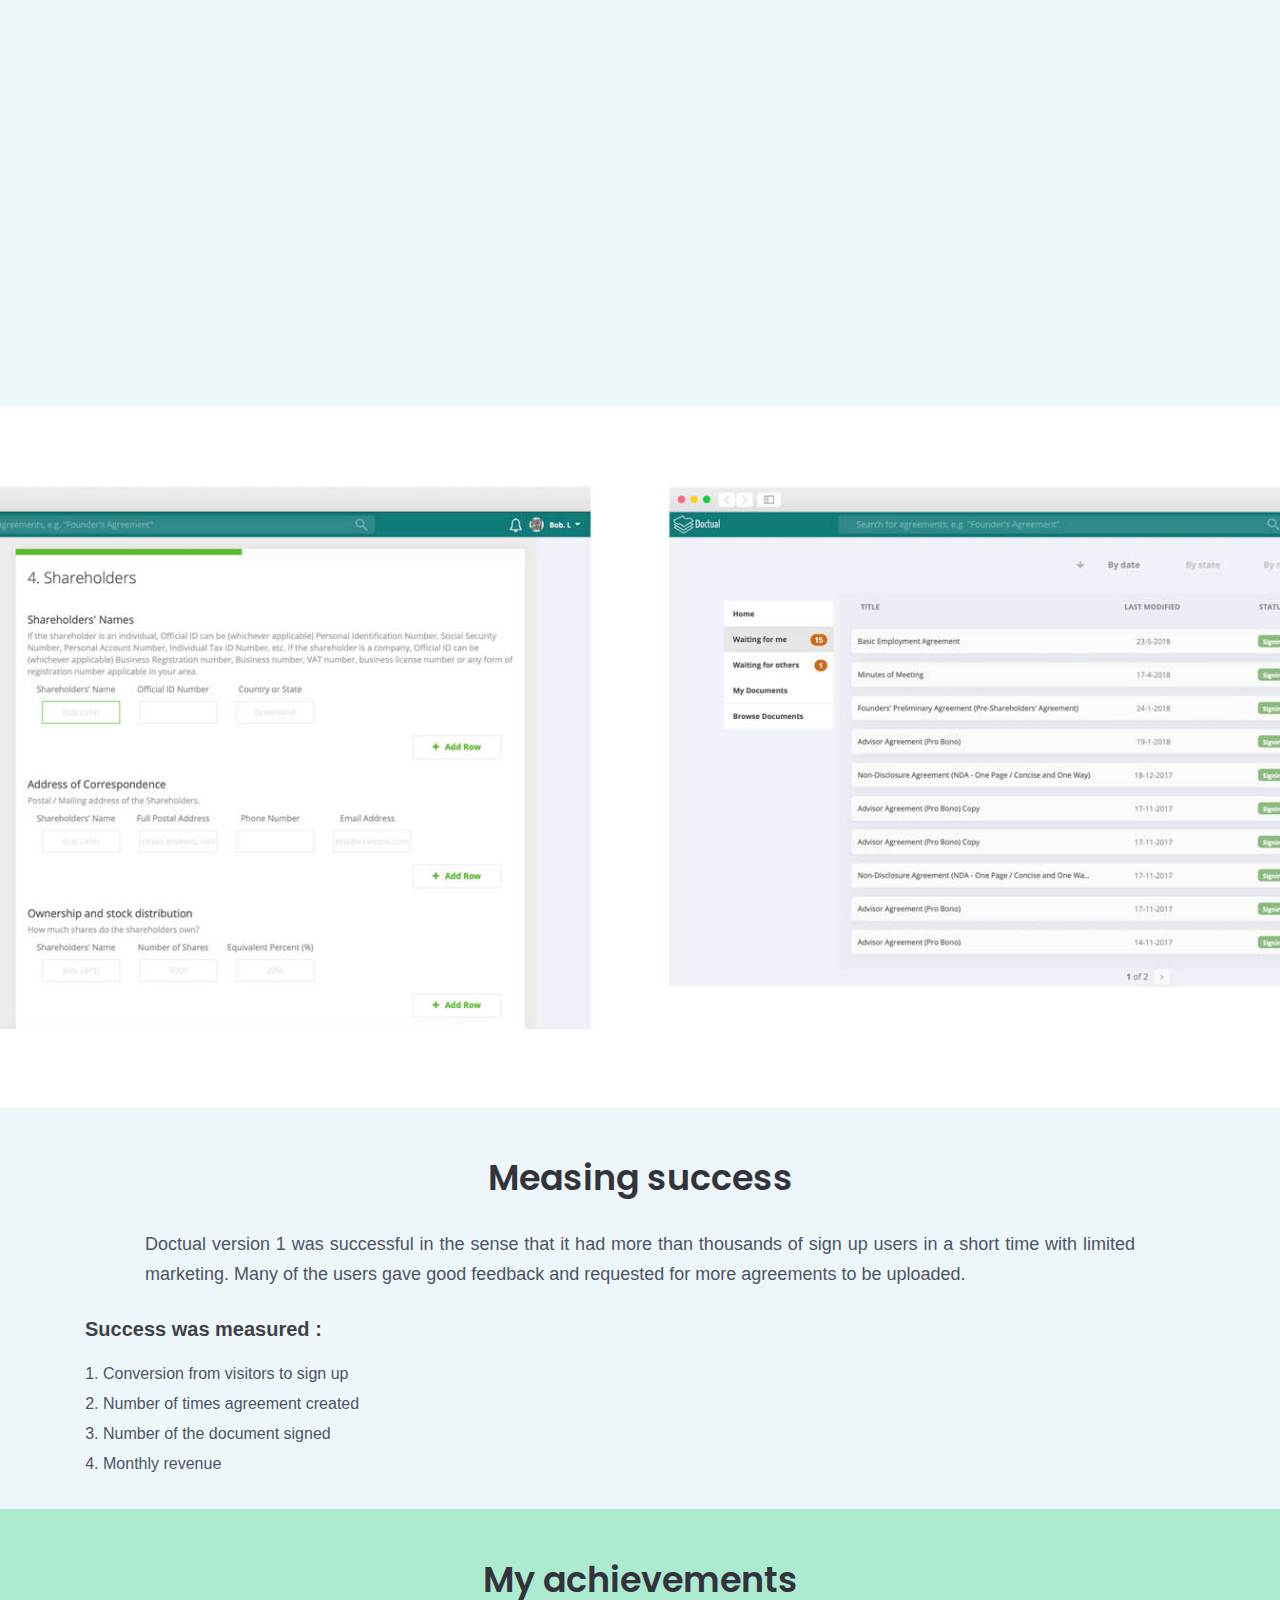
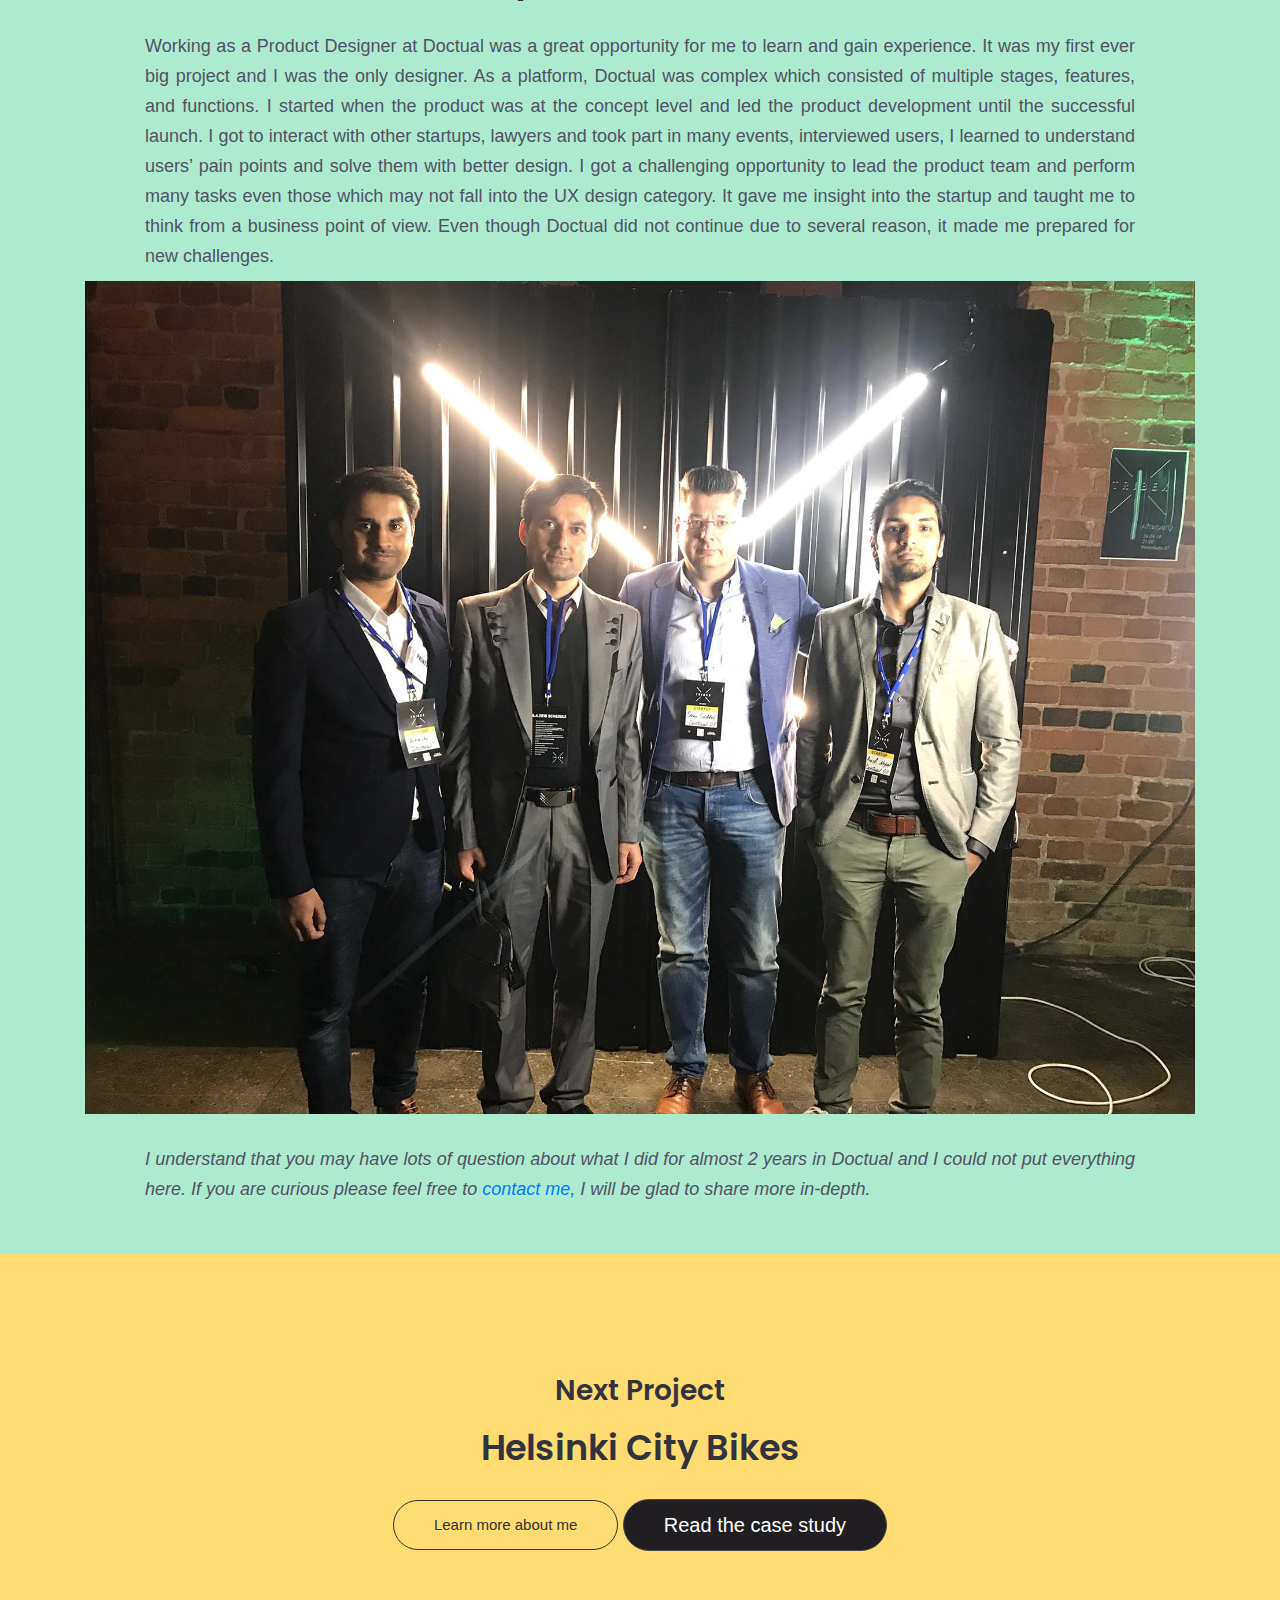
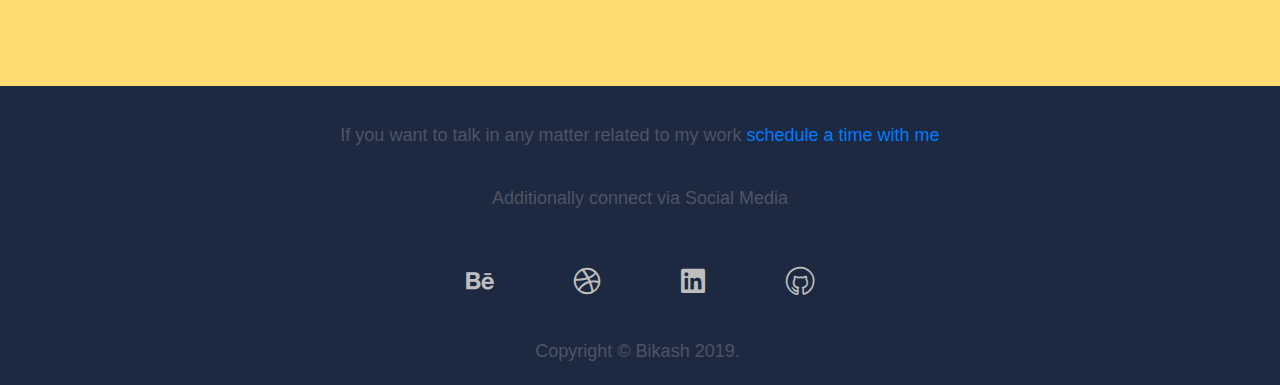
<file: project-1.html>
<!doctype html>
<html lang="en">

<head>

    <!--====== Required meta tags ======-->
    <meta charset="utf-8">
    <meta http-equiv="x-ua-compatible" content="ie=edge">
	<meta name="description" content="Bikash Raj Sharma - UX/UI designer Helsinki."/>
	<meta name="keywords" content="Bikash Raj Sharma, Bikash Sharma, UX designer, UX design helsinki,  Freelancer UX designer ">
    <meta name="viewport" content="width=device-width, initial-scale=1, shrink-to-fit=no">

    <!--====== Title ======-->
    <title>Project 1- Doctual a legal tech platform</title>

    <!--====== Favicon Icon ======-->
    <link rel="shortcut icon" href="assets/images/favicon.png" type="image/png">

    <!--====== Bootstrap css ======-->
    <link rel="stylesheet" href="assets/css/bootstrap.min.css">

    <!--====== Line Icons css ======-->
    <link rel="stylesheet" href="assets/css/LineIcons.css">

    <!--====== Magnific Popup css ======-->
    <link rel="stylesheet" href="assets/css/magnific-popup.css">

    <!--====== Default css ======-->
    <link rel="stylesheet" href="assets/css/default.css">

    <!--====== Style css ======-->
    <link rel="stylesheet" href="assets/css/style.css">
	
	 <!--====== Custom css ======-->
    <link rel="stylesheet" href="assets/css/custom.css">
    
<!-- Global site tag (gtag.js) - Google Analytics -->
<script async src="https://www.googletagmanager.com/gtag/js?id=UA-150853440-1"></script>
<script>
  window.dataLayer = window.dataLayer || [];
  function gtag(){dataLayer.push(arguments);}
  gtag('js', new Date());

  gtag('config', 'UA-150853440-1');
</script>



</head>

<body>

    <!--====== PRELOADER PART START ======-->

    <div class="preloader">
        <div class="loader_34">
            <div class="ytp-spinner">
                <div class="ytp-spinner-container">
                    <div class="ytp-spinner-rotator">
                        <div class="ytp-spinner-left">
                            <div class="ytp-spinner-circle"></div>
                        </div>
                        <div class="ytp-spinner-right">
                            <div class="ytp-spinner-circle"></div>
                        </div>
                    </div>
                </div>
            </div>
        </div>
    </div>

    <!--====== PRELOADER ENDS START ======-->

    <!--====== HEADER PART START ======-->

    <header id="home" class="header-area">
        <div class="navigation fixed-top">
            <div class="container">
                <div class="row">
                    <div class="col-lg-12">
                        <nav class="navbar navbar-expand-lg">
                            <a class="navbar-brand" href="index.html">
                               < Back to Homepage
                            </a> <!-- Logo -->
                            
                           
                        </nav> <!-- navbar -->
                    </div>
                </div> <!-- row -->
            </div> <!-- container -->
        </div> <!-- navigation -->
    </header>

    <!--====== HEADER PART ENDS ======-->

  <!--====== STicky side bar starts ======-->
  <div id="side-fixed-nav" class="side-nav-fixed d-none d-lg-block class-display-none">
        <ul>
            <li><a href="#design-discovery">Discovery</a></li>
            <li><a href="#design-prototype">Prototype</a></li>
            <li><a href="#design-myachievement">My achievement</a></li>
        </ul>

  </div>

  <!--====== STicky side bar ends ======-->

    <!--====== Project header starts ======-->

    <section   class="project-header   bg_cover" >
        <div class="container">
            <div class="row">
                <div class="col-xl-3 col-lg-3">
                   <h3 class="project-title">Doctual</h3>
                   <p class="project-sub-title">Responsive Web Application</p>
                </div>
                <div class="col-xl-9 col-lg-9">
                    <div class="project-summary">      <p class="work-section-description">  Doctual was a legal tech platform that aimed to uberize legal documents. In short, Doctual was a platform between lawyers and startups. One could create a legal document such as employment contract, shareholders agreement, etc. in a few minutes by answering questions whereas lawyers could create a template and get income every time their template was used.
                                The software was sold and Doctual went for liquidation and is no more in operation. <strong>I will highlight here only a part of the journey as I am bound to NDA.</strong> </p>
                    </div>
                    <!---project role and duration starts--->
                    <div class="project-role-duration">
                        <div class="row">
                                <div class="col-lg-8">
                                    <h3>My role</h3>
                                    <p>Research, User Flows, Information Architecture, Sketching, Wireframing, UI, Prototyping, User testing, Creating product roadmap</p>    
                                </div>
                                <div class="col-lg-4">
                                    <h3>Duration</h3>
                                    <p>February 2017 to November 2018</p>    

                                </div>

                        </div>

                    </div> 
                     <!---project role and duration ends---> 
                
                </div>              
               
            </div> <!-- row -->
        </div> <!-- container -->
    </section>

    <!--====== Project header starts ENDS ======-->
    <!--====== Project main image full width starts ======-->

    <section  class="project-header-full-image  bg_cover" style="background-image: url(assets/images/projects-images/doctaul_header.jpg)">
       
    </section>

    <!--====== Project main image full width starts ======-->

     <!--====== Project challenge and goal starts ======-->

     <section   class="challenge-goals design-process-alternative-white-light  bg_cover " >
            <div class="container">
                <div class="row">
                    <div class="col-xl-6 col-lg-6">
                       <h3 class="project-title">Challenges</h3>
                       <p class="work-section-description">In a small startup, getting user’s feedback in every step of the process was not easy and the feedback was limited. To cover that part, I read a similar product’s users review and tried to understand the pain points and discussed those with users available to be a part of Doctual’s user research. </p>
                
                    </div>
                    <div class="col-xl-6 col-lg-6">
                            <h3 class="project-title">High-level Goals</h3>
                            <ul class="unordered-list-1">
                                <li class="list-text">Design a platform that allows users to easily create legal document online, send for attorney review, invite parties to review and sign</li>
                                <li class="list-text">Discover and implement the important features </li>
                                <li class="list-text">Make application easy to use with minimum learning effort required</li>
                            </ul>
                     
                    </div>
                            
                   
                </div> <!-- row -->
            </div> <!-- container -->
        </section>
    
        <!--====== project challenge and goal ENDS ======-->

      <!--====== WORK 1 START ======-->

      <section   class="project-design-process  bg_cover" >
           
        <div class="container">
              
            <div class="row">
                    <div class="section-title work-main-title col-lg-12">
                            <h2 class="title">Design Process</h2>
                            
                        </div> <!-- section title -->
                   
                    <div class="col-lg-12 align-center">
                            
                               
                                
                                    <img src="assets/images/projects-images/doctual-design-process.png" alt="work">
                                    
                                
                            
                    </div>               
                   
            </div> <!-- row -->
        </div> <!-- container -->
    </section>

    <!--====== WORK 1 ENDS ======-->

       <!--====== Design process 1 START ======-->

       <section id="design-discovery"   class="design-process-alternative-1 pt-30 pb-40 bg_cover" >
            <div class="container">
                    <div class="row">                                                     
                            <div class="col-lg-12 ">
                                    
                                        <h2 class="design-process-title text-center"> Discovery</h2>                                
                                        <p class="design-process-texts">
                                            
                                                To achieve the design goal, we started the project by defining the underlying causes of the lack of proper legal documentation in startups by desk research and user study. Our research included market reviews, benchmarking, interviews and field research in different startup hubs, startup events in Finland as well as on different social media groups.
                                        <br/><br/>After collecting and analyzing the data, we conducted a co-creation workshop with stakeholders to further define the product requirement and understand the way it should work.
                                        <br/><br/>Field research was great for gathering information of targeted audience, while the interviews allowed me to gain a deeper understanding of the participant's behaviors. The main takeaways from the two methods were:    
                                        
                                        </p>
                                        
                                        <img src="assets/images/projects-images/doctual_user_research.png" alt="work">
                                        <p class="design-process-texts">
                                            Startup is a vague term. We had to segment startups in order to find out true users of Doctual. We realized that startups who are about 6–24 months old are our ideal customers. 
                                            <br/><br/>Those are the startups who have a limited budget, who understand the importance of legal documents but cannot afford the high fees of lawyers and they are most likely to use Doctual. Once a startup gets to Venture Capital(VC) round or gets investment from VC, they afford to hire a lawyer and they tend to feel more secure with a real lawyer who is present physically.
                                            
                                            <br/><br/></p>
                                            <div class="capital-title">Meet Andrei</div>
                                            <p class="design-process-texts">I used the findings to construct a provisional persona, Andrei, to help me understand how I can help him/our users achieve their goal using Doctual.

                                                    Meet Andrei, a 32-year old entrepreneur who has a startup that recently got government funding and is expecting to grow in the Nordic market.
                                           
                                        </p>
                                        <img src="assets/images/projects-images/doctual_persona.png" alt="work">
                            </div>
        
                        
                            
                    </div> <!-- row -->
                </div> <!-- container -->
    </section>

    <!--====== Design process 1 ENDS ======-->
     <!--====== Design process 2 START ======-->
     <section id="design-prototype"   class="design-process-alternative-white pt-30 pb-30 bg_cover" >
            <div class="container">
                    <div class="row">                                                     
                            <div class="col-lg-12 ">
                                    
                                        <h2 class="design-process-title text-center">Prototype concept</h2>                                
                                        <p class="design-process-texts">
                                                We opted for a lean approach that emphasized <span class="text-underline">rapid sketching, prototyping, user feedback, and design mockups</span>. This created early team‐wide alignment, sparked tons of great ideas and created a strong sense of ownership. This gave everyone a clear idea of what we are building next.
                                        </p>
                                        <div class="capital-title">Doctual Version 1</div>
                                        <p class="design-process-texts">The first version of Doctual was intended for startups. The workflow was easy to follow. It was based on user’s feedback. Following points were the main features of the first version:</p>
                                       
                                            <ul class="unordered-list-1">
                                                <li class="list-text">Select the document template</li>
                                                <li class="list-text">Answer all the questions attached to the template </li>
                                                <li class="list-text">Preview the document and make the necessary correction</li>
                                                <li class="list-text"> Invite lawyers for review</li>
                                                <li class="list-text">Invite parties to review and sign</li>
                                                <li class="list-text">Sign the document and store it for future usages.</li>
                                            </ul>
                                        <div class="capital-title">Video demo</div>     

                                            <iframe width="100%" height="600px" src="https://www.youtube.com/embed/X0mK4THYrdA?rel=0&amp;autoplay=0&mute=1" frameborder="0" allow="accelerometer; autoplay; encrypted-media; gyroscope; picture-in-picture" allowfullscreen></iframe>       
                        </div>
                    </div> <!-- row -->
                </div> <!-- container -->
    </section>


    <!--====== Design process 2 ENDS ======-->

      <!--======  image full width starts ======-->

      <section  class="project-header-full-image  bg_cover" style="background-image: url(assets/images/projects-images/docutal_showcase-1.jpg)">
       
      </section>
  
      <!--======  image full width starts ======-->

       <!--====== Design process 2 START ======-->
     <section id="design-prototype"   class="design-process-alternative-white pt-30 pb-30 bg_cover" >
        <div class="container">
                <div class="row">                                                     
                        <div class="col-lg-12 ">
                                
                                    <h2 class="design-process-title text-center">Measing success</h2>                                
                                    <p class="design-process-texts">
                                        Doctual version 1 was successful in the sense that it had more than thousands of sign up users in a short time with limited marketing. Many of the users gave good feedback and requested for more agreements to be uploaded. 

                                    
                                 </p>
                                    <div class="capital-title">Success was measured :  </div>
                                     




                                        <ul class="unordered-list-1">
                                            <li class="list-text">Conversion from visitors to sign up</li>
                                            <li class="list-text">Number of times agreement created</li>
                                            <li class="list-text">Number of the document signed</li>
                                            <li class="list-text"> Monthly revenue</li>
                                        </ul>
                                     
   
                                      </div>
                </div> <!-- row -->
            </div> <!-- container -->
</section>


<!--====== Design process 2 ENDS ======-->
           <!--====== Design process 3 START ======-->

           <section id="design-myachievement"   class="design-process-alternative-1 pt-30 pb-40 bg_cover" >
                <div class="container">
                        <div class="row">                                                     
                                <div class="col-lg-12 ">
                                        
                                            <h2 class="design-process-title text-center">My achievements</h2>                                
                                            <p class="design-process-texts">
                                                
                                                Working as a Product Designer at Doctual was a great opportunity for me to learn and gain experience. It was my first ever big project and I was the only designer. As a platform, Doctual was complex which consisted of multiple stages, features, and functions. I started when the product was at the concept level and led the product development until the successful launch. I got to interact with other startups, lawyers and took part in many events, interviewed users, I learned to understand users’ pain points and solve them with better design. I got a challenging opportunity to lead the product team and perform many tasks even those which may not fall into the UX design category. It gave me insight into the startup and taught me to think from a business point of view. Even though Doctual did not continue due to several reason, it made me prepared for new challenges.
                                            </p>
                                            
                                            <img class="pb-30" src="assets/images/projects-images/doctual_group.jpeg" alt="work"> 
                                            <p class="design-process-texts text-italic pt-20">
                                            I understand that you may have lots of question about what I did for almost 2 years in Doctual and I could not put everything here. If you are curious please feel free to <a href="https://calendly.com/bikashxsharma" target="_blank">contact me,</a>  I will be glad to share more in-depth.
                                            </p>                                           
                                </div>
            
                            
                                
                        </div> <!-- row -->
                    </div> <!-- container -->
        </section>
    
        <!--====== Design process 3 ENDS ======-->
     
           <!--====== Design process end CTA section START ======-->

           <section id="design-myachievement"   class="design-process-alternative-2 pt-120 pb-120 bg_cover" >
                <div class="container">
                        <div class="row">                                                     
                                <div class="col-lg-12 text-center ">
                                    <h3>Next Project</h3>
                                   <h2 class="design-process-title">Helsinki City Bikes </h2>           
                                    <a class=" main-btn btn-normal" href="about.html">Learn more about me</a>
                                    <a class=" main-btn work-section-button-dark" href="project-2.html">Read the case study</a>     
                                </div>
            
                            
                                
                        </div> <!-- row -->
                    </div> <!-- container -->
        </section>
    
        <!--====== Design process end CTA section ENDS ======-->

    
    

    <!--====== FOOTER PART START ======-->

    <footer id="footer" class="footer-area">        
        <div class="footer-copyright pb-20">
            <div class="container">
                <div class="row">
                    <div class="col-lg-12">
                            <div class="footer-content text-center">
                            
                                <p>If you want to talk in any matter related to my work  <a href="https://calendly.com/bikashxsharma" target="_blank">schedule a time with me</a> </p>
                                <p class="mt-"> Additionally connect via Social Media</p>
                                    <ul>
                                         
                                            <li><a href="https://www.behance.net/user/?username=bikashxsharma" target="_blank"><i class="lni-behance-original"></i></a></li>
                                            <li><a href="https://dribbble.com/bikashxsharma" target="_blank"><i class="lni-dribbble"></i></a></li>
                                            <li><a href="https://www.linkedin.com/in/bikashxsharma/" target="_blank"><i class="lni-linkedin-original"></i></a></li>
                                            <li><a href="https://github.com/bikashxsharma/" target="_blank"><i class="lni-github"></i></a></li>
                                        
                                    </ul>
                                </div>
                        <div class="copyright-text text-center pt-20">
                           <p>Copyright © Bikash 2019. <a href="https://uideck.com" rel="nofollow"><span style="display:none">UIdeck</span></a></p>
                        </div> <!-- copyright text -->
                    </div>
                </div> <!-- row -->
            </div> <!-- container -->
        </div> <!-- footer widget -->
    </footer>

    <!--====== FOOTER PART ENDS ======-->

   







    <!--====== jquery js ======-->
    <script src="assets/js/vendor/modernizr-3.6.0.min.js"></script>
    <script src="assets/js/vendor/jquery-1.12.4.min.js"></script>

    <!--====== Bootstrap js ======-->
    <script src="assets/js/bootstrap.min.js"></script>
    <script src="assets/js/popper.min.js"></script>

    <!--====== Magnific Popup js ======-->
    <script src="assets/js/jquery.magnific-popup.min.js"></script>

    <!--====== Parallax js ======-->
    <script src="assets/js/parallax.min.js"></script>

    <!--====== Counter Up js ======-->
    <script src="assets/js/waypoints.min.js"></script>
    <script src="assets/js/jquery.counterup.min.js"></script>


    <!--====== Appear js ======-->
    <script src="assets/js/jquery.appear.min.js"></script>

    <!--====== Scrolling js ======-->
    <script src="assets/js/scrolling-nav.js"></script>
    <script src="assets/js/jquery.easing.min.js"></script>


    <!--====== Main js ======-->
    <script src="assets/js/main.js"></script>

     <!--====== my custom JS ======-->
     <script src="assets/js/custom.js"></script>



</body>

</html>
</file>
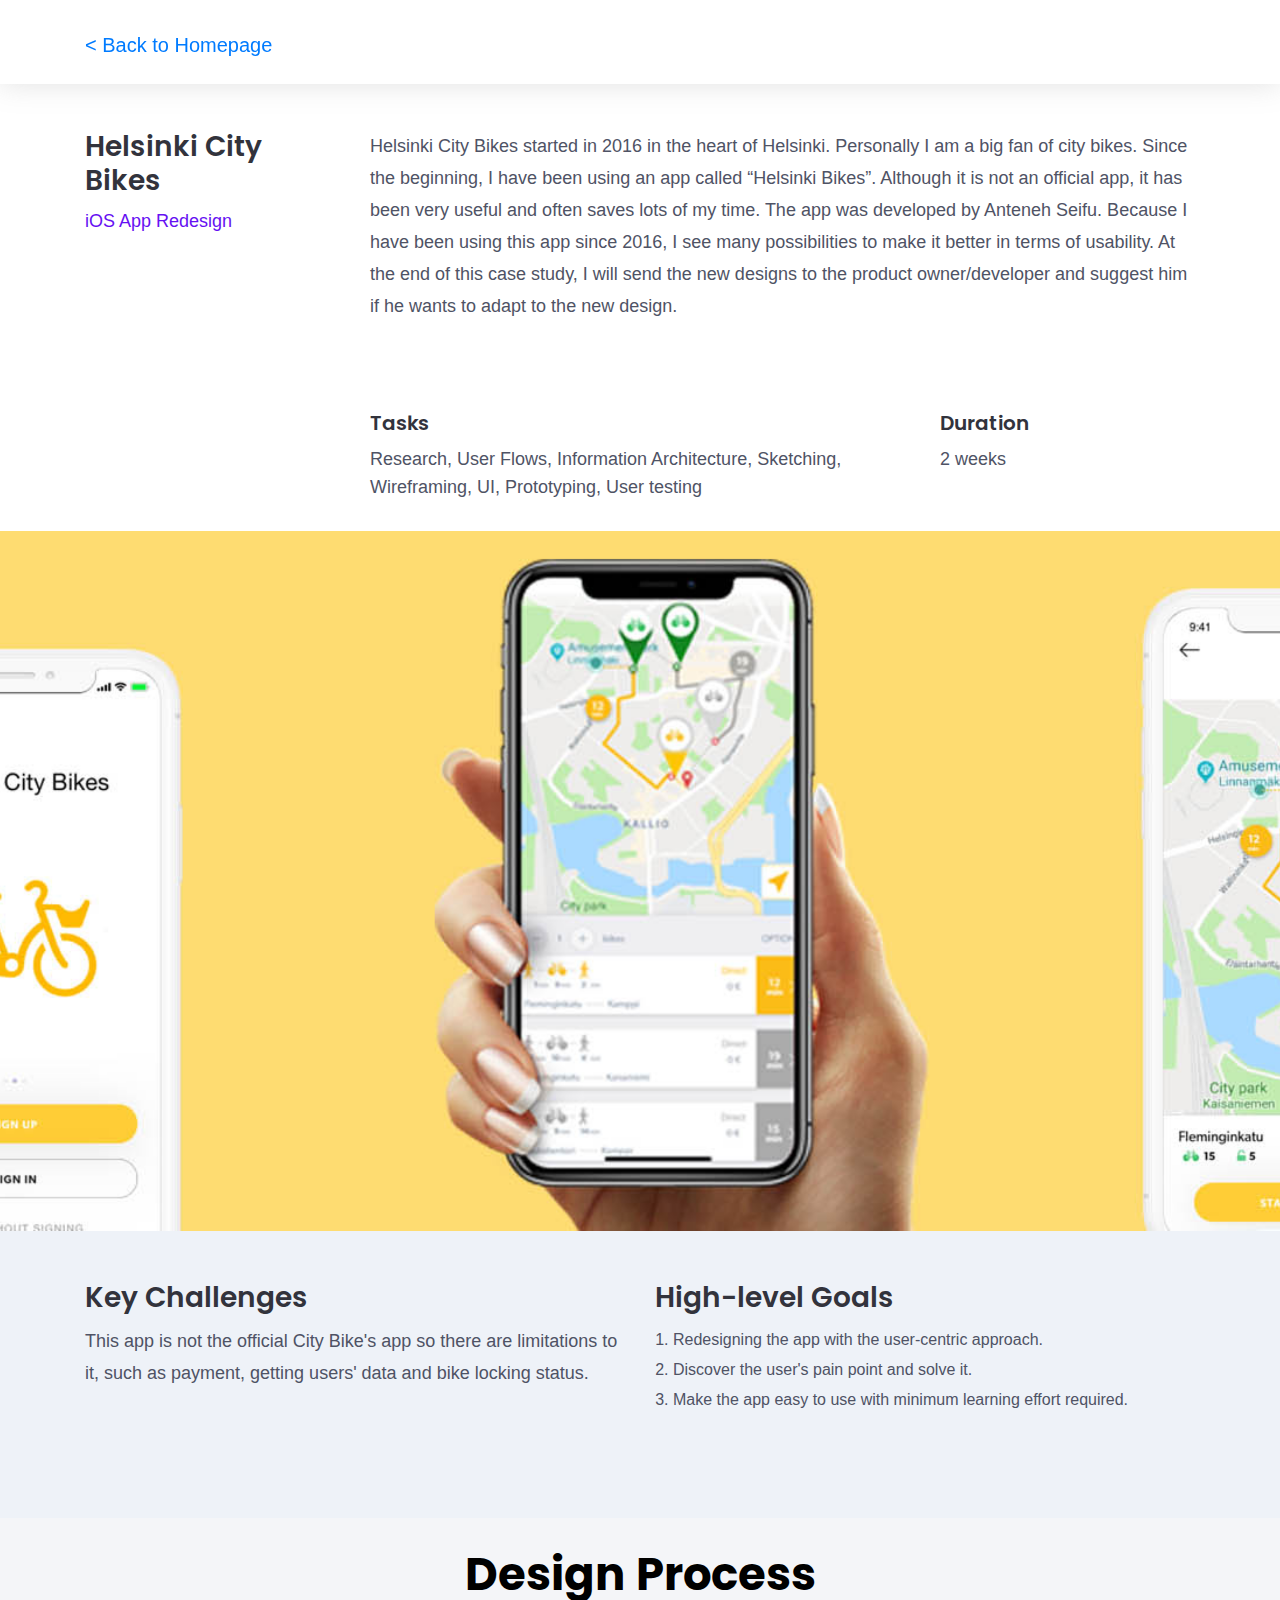
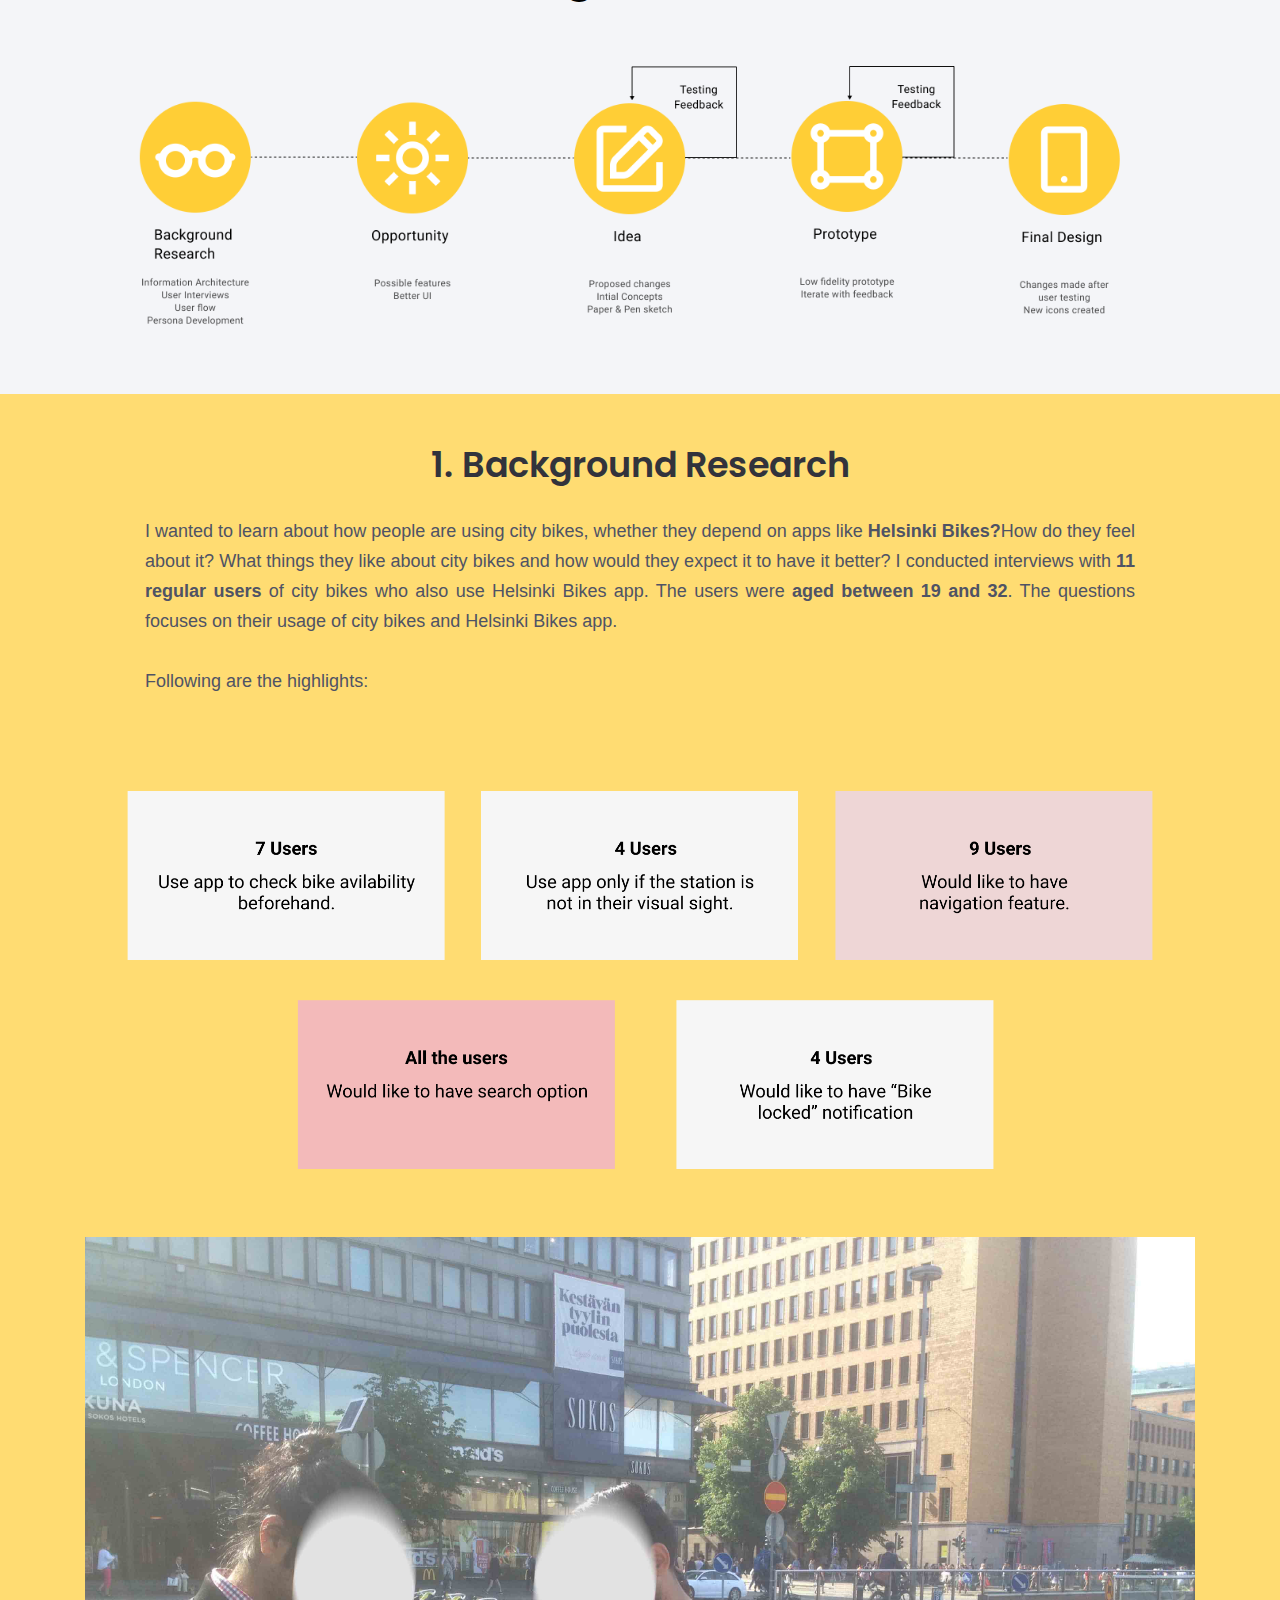
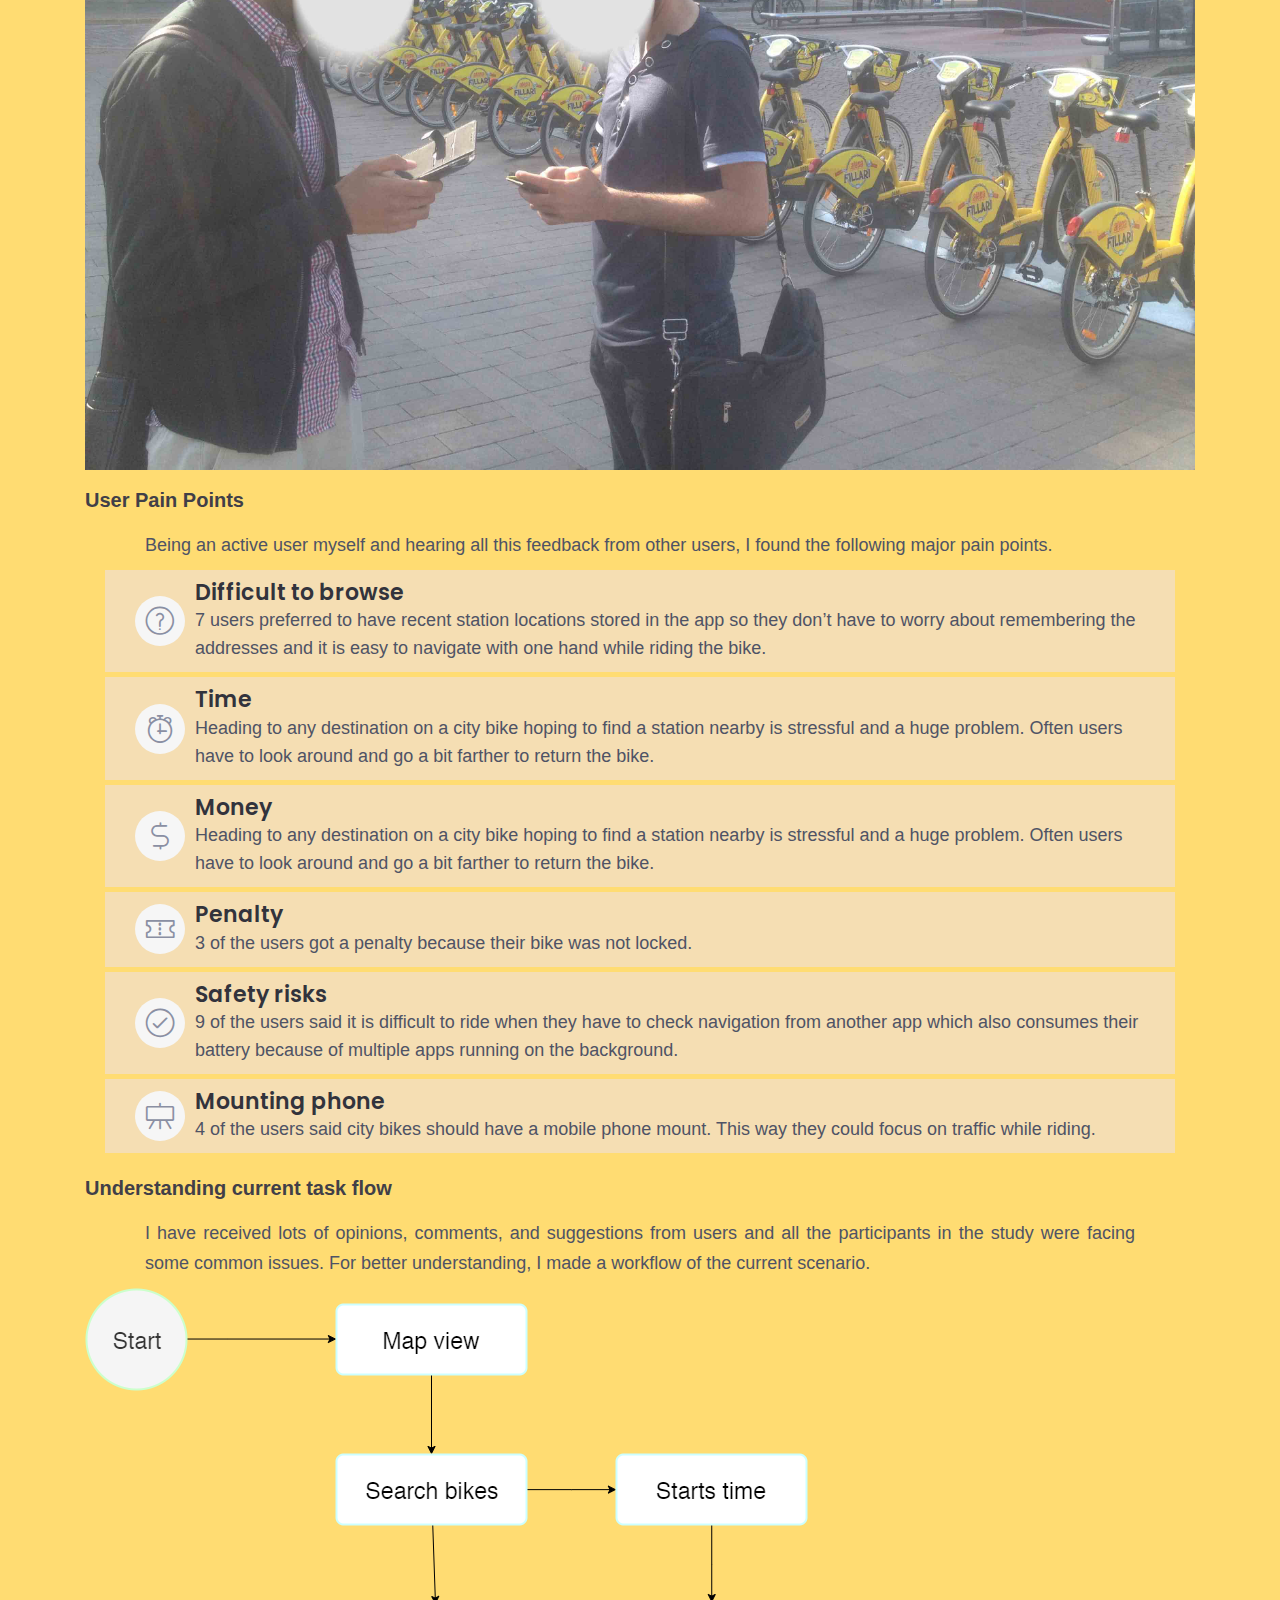
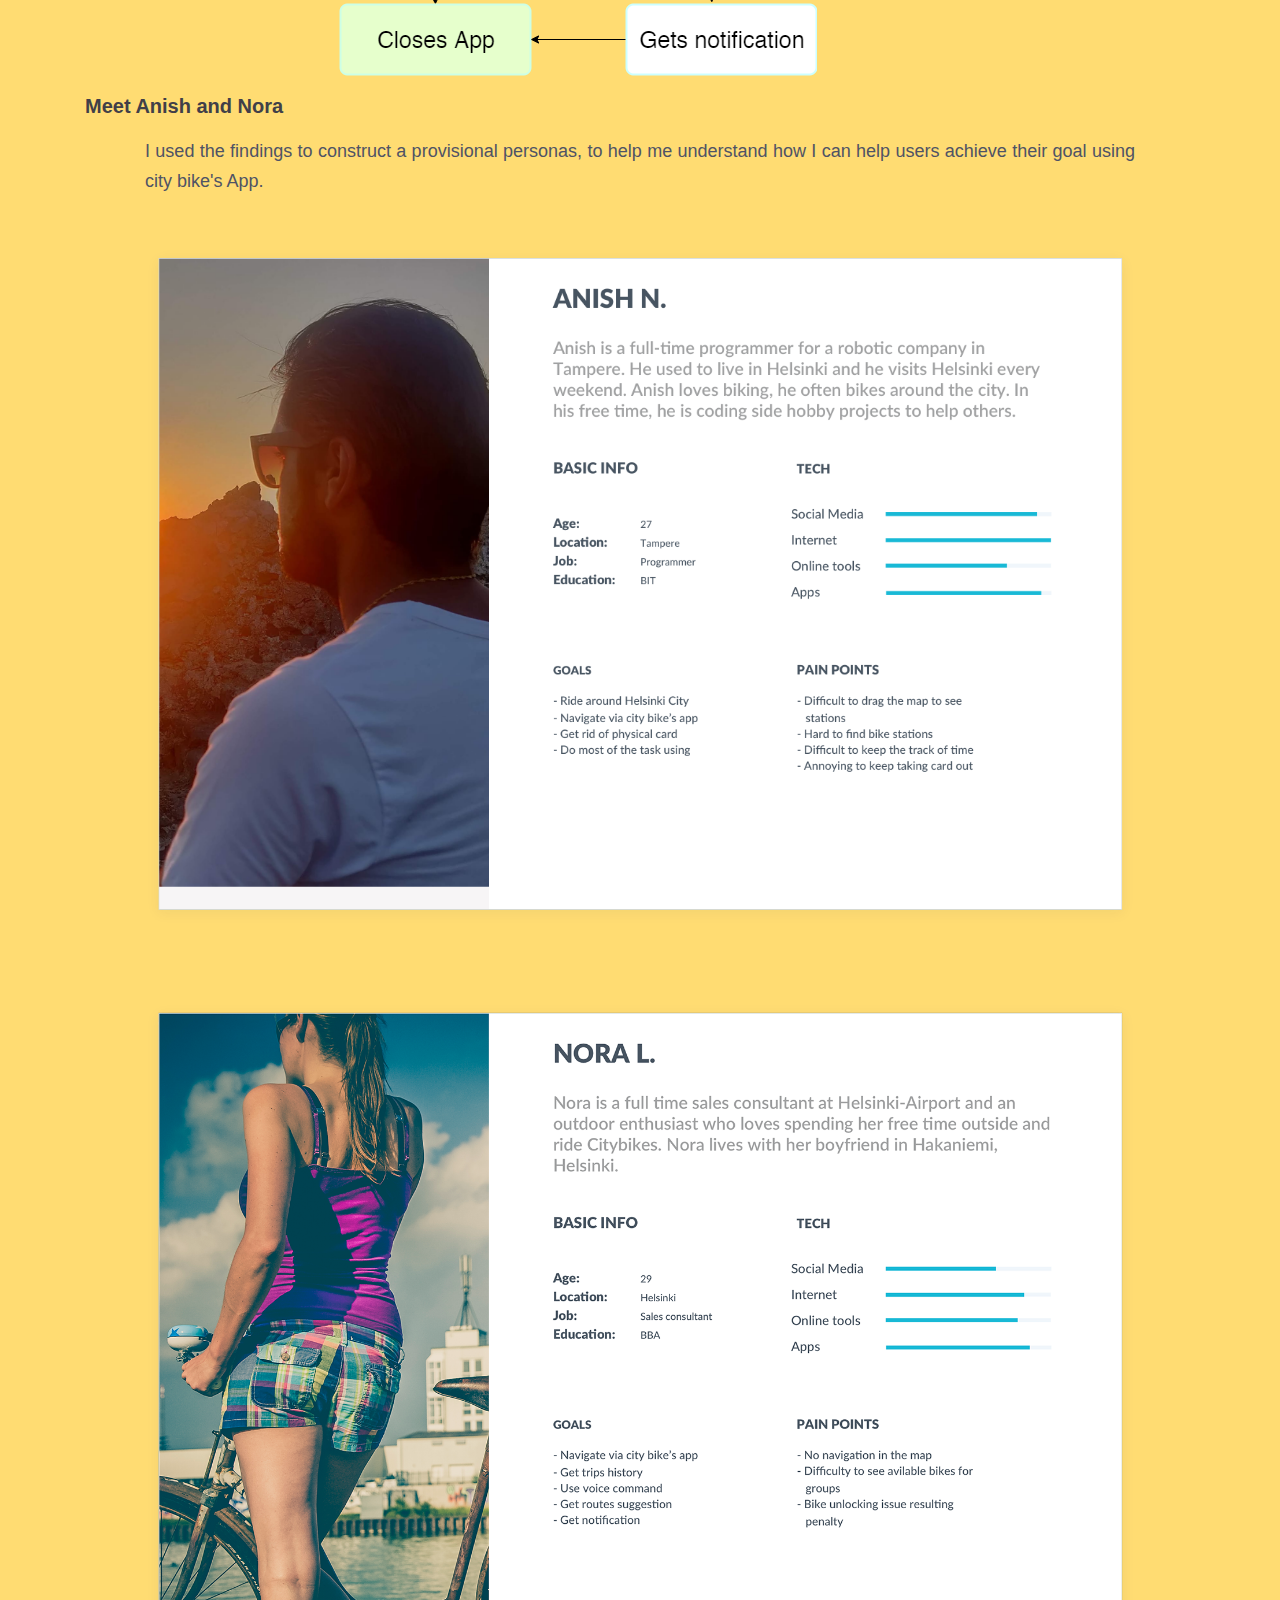
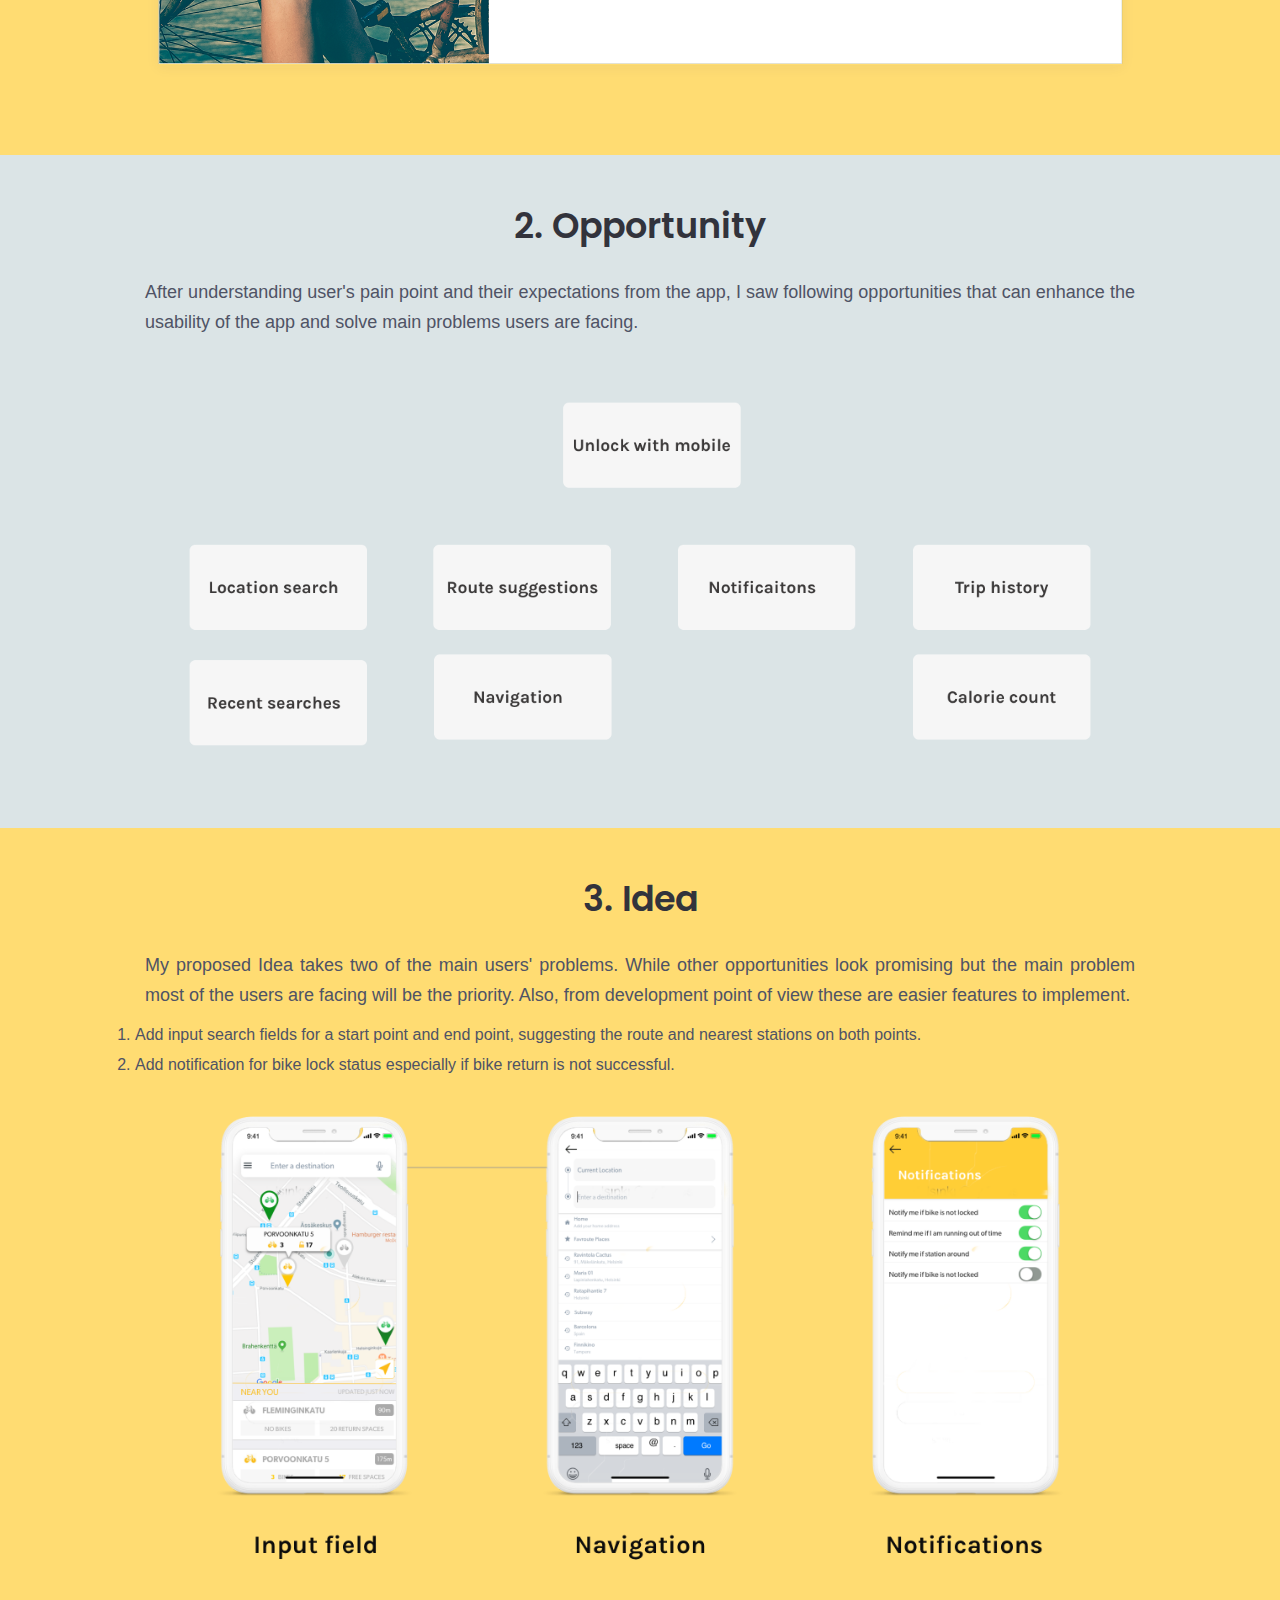
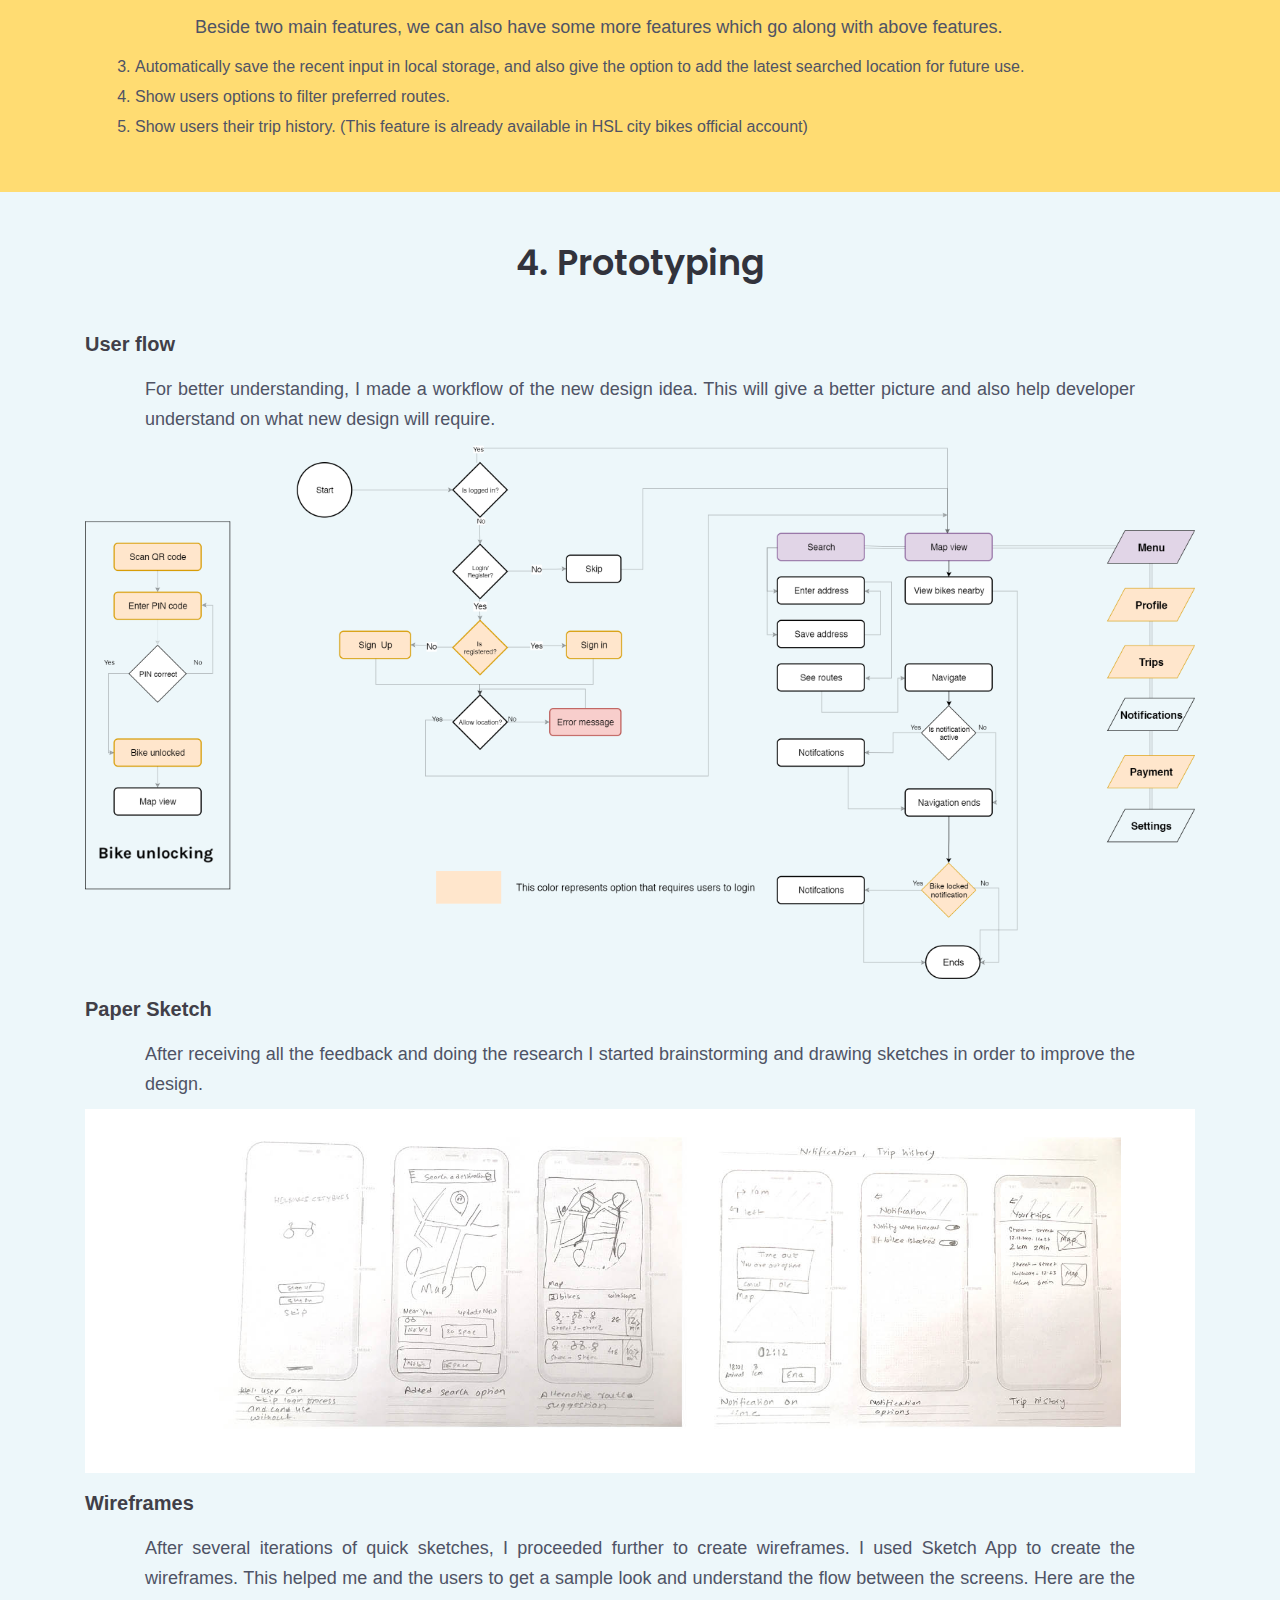
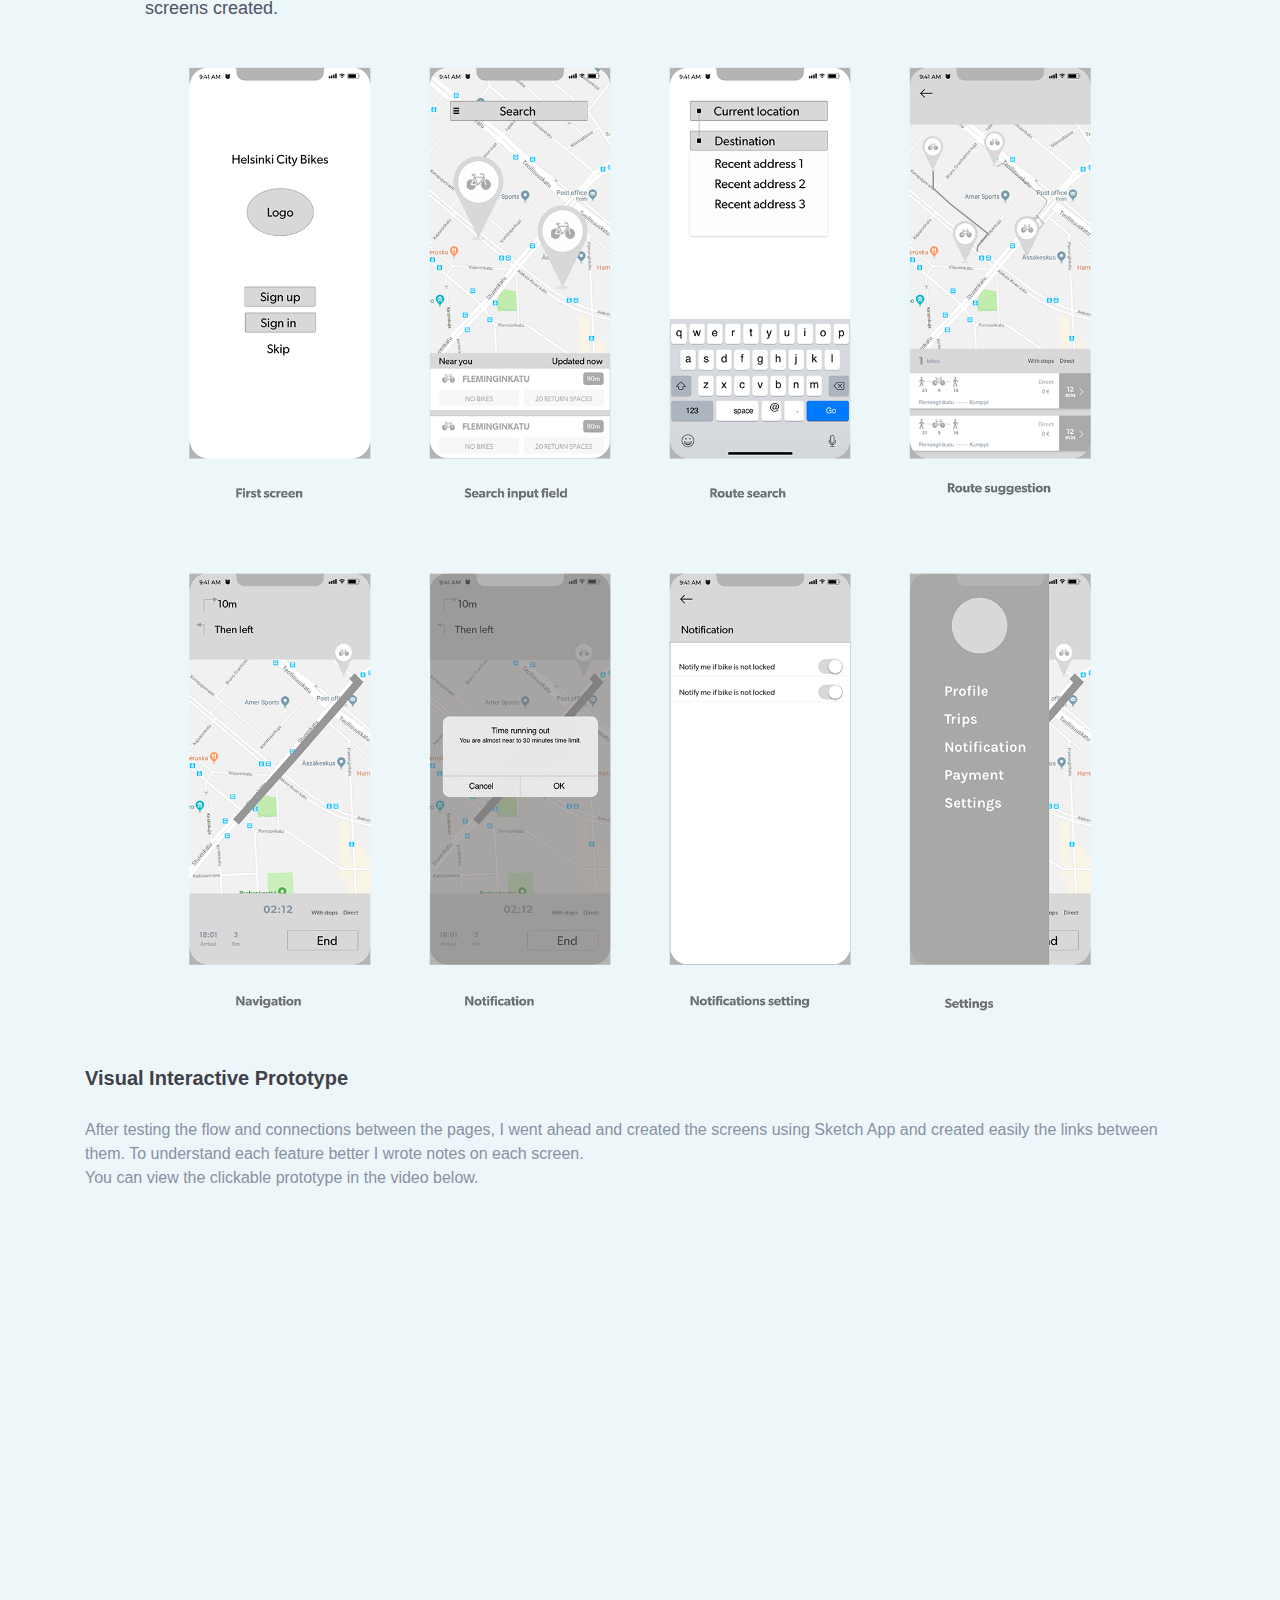
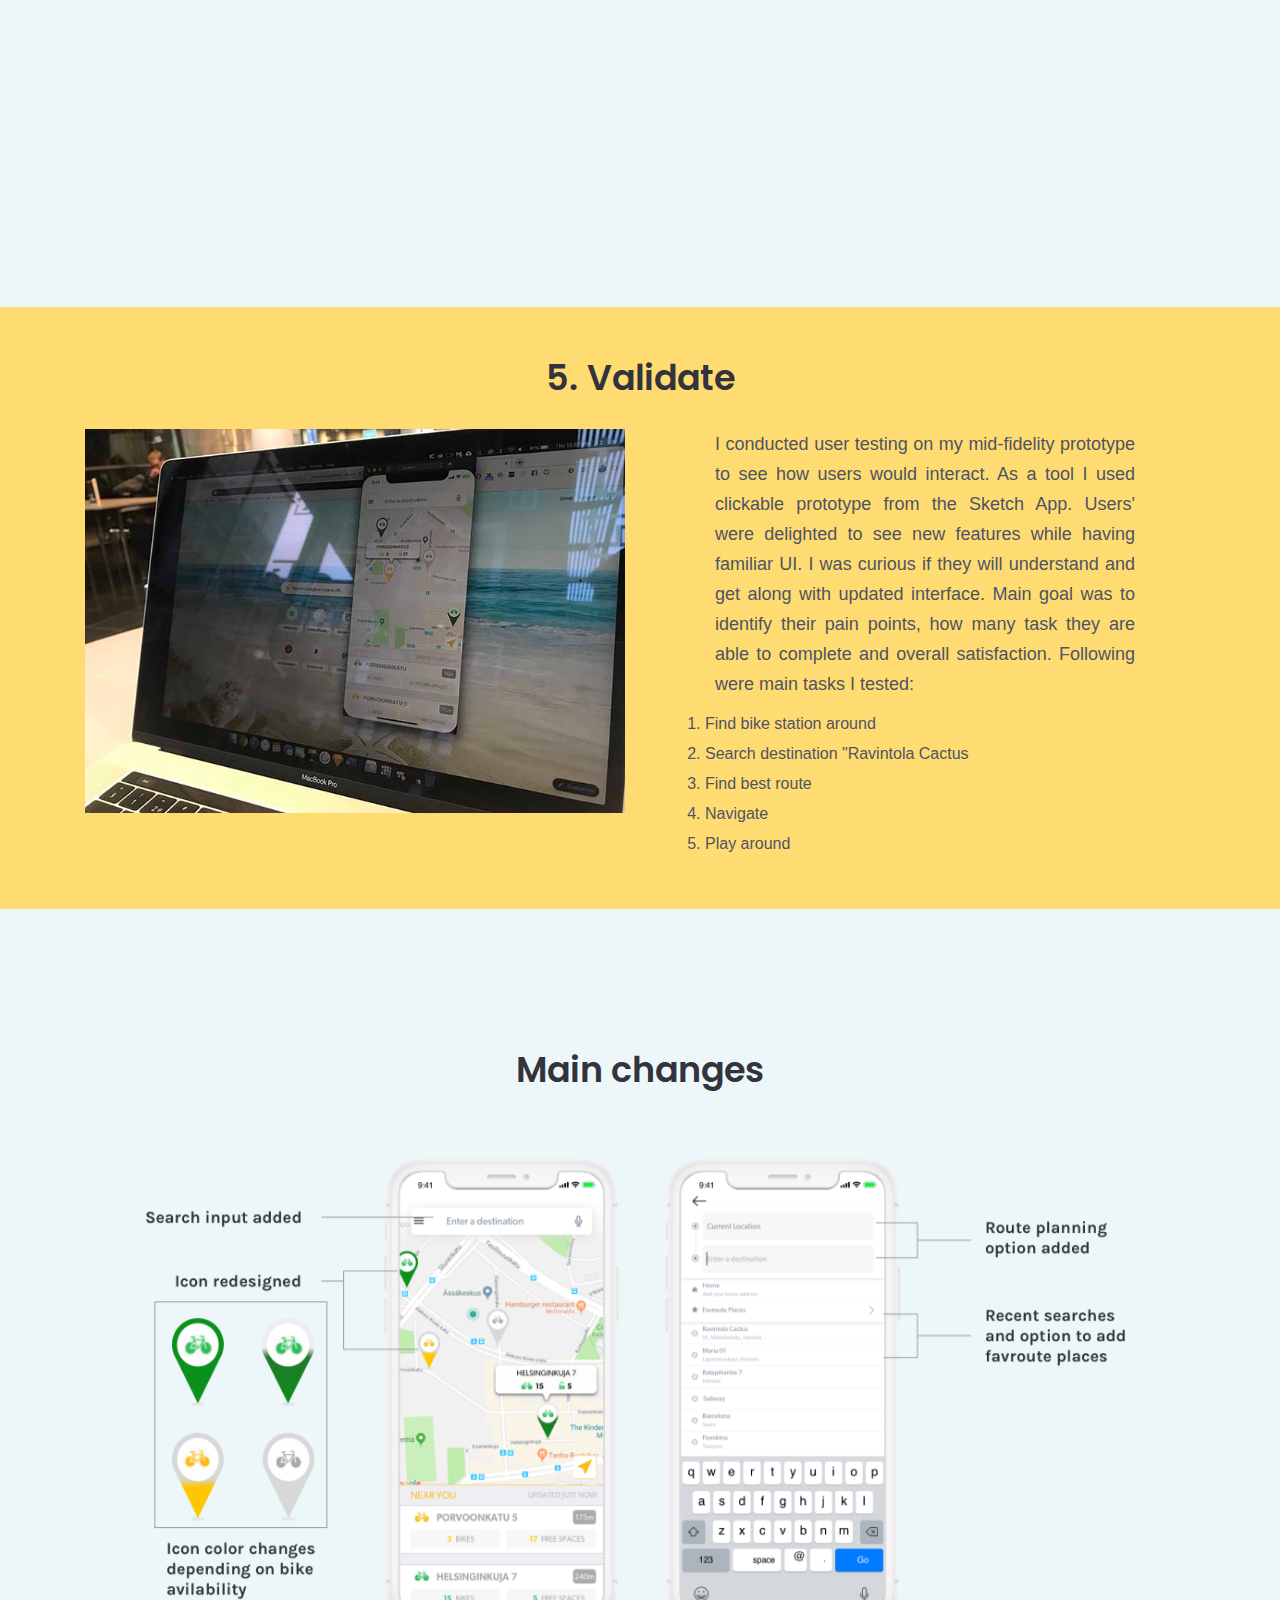
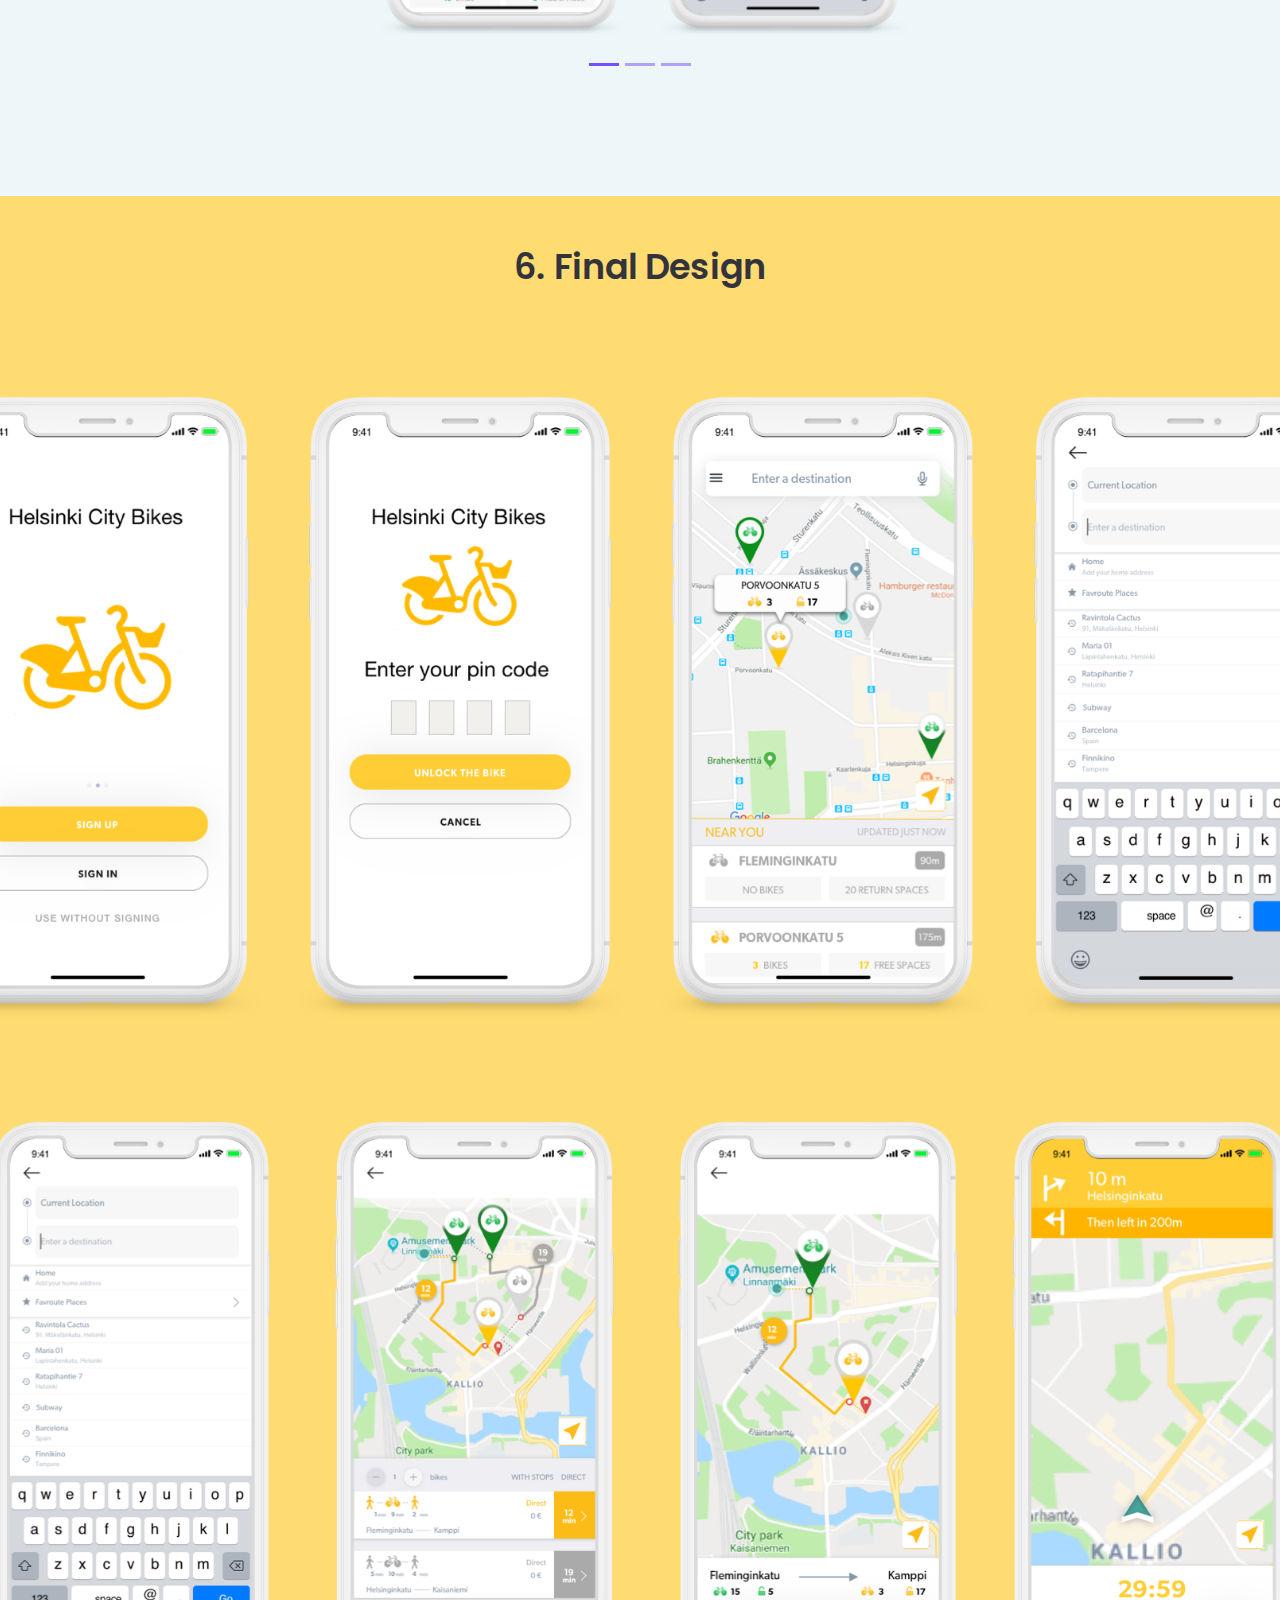
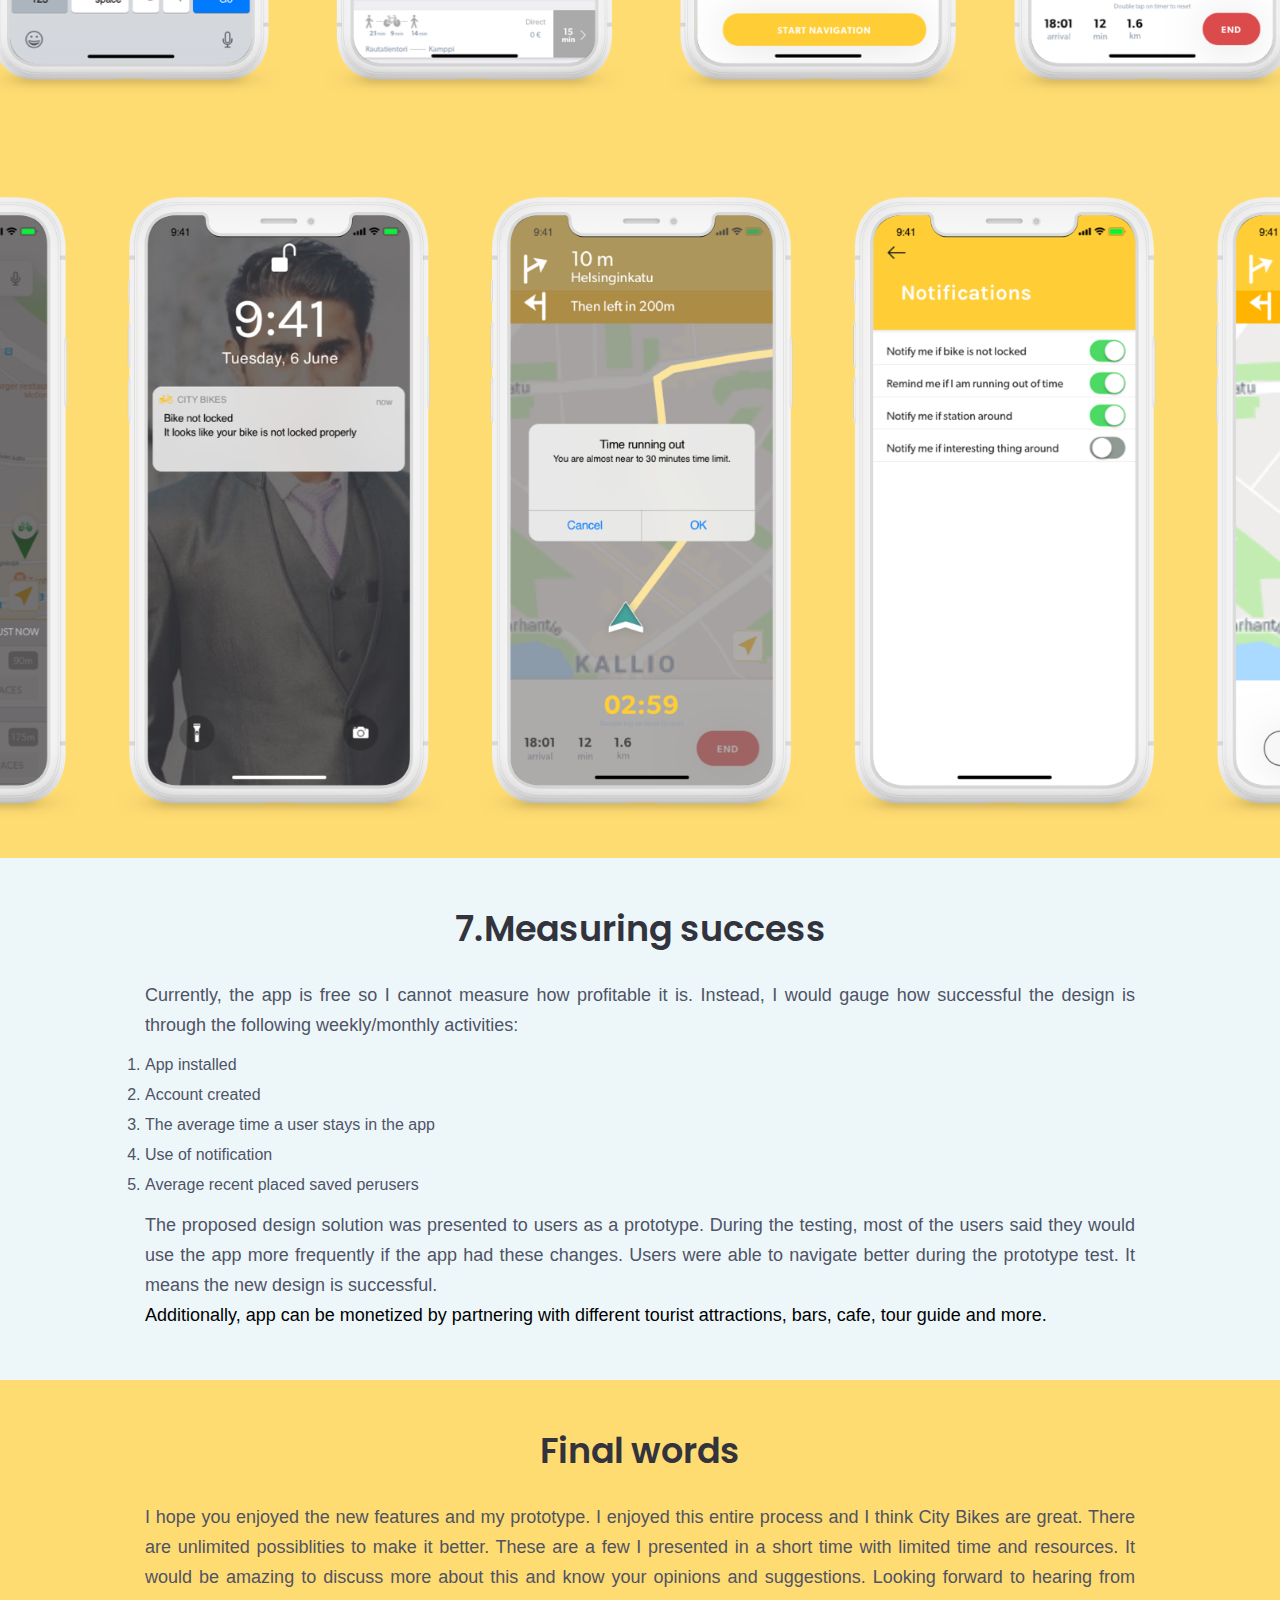
<file: project-2.html>
<!doctype html>
<html lang="en">

<head>

    <!--====== Required meta tags ======-->
    <meta charset="utf-8">
    <meta http-equiv="x-ua-compatible" content="ie=edge">
	<meta name="description" content="Bikash Raj Sharma - UX/UI designer Helsinki."/>
	<meta name="keywords" content="Bikash Raj Sharma, Bikash Sharma, UX designer, UX design helsinki,  Freelancer UX designer ">
    <meta name="viewport" content="width=device-width, initial-scale=1, shrink-to-fit=no">

    <!--====== Title ======-->
    <title>Project 2- Helsinki City Bikes</title>

    <!--====== Favicon Icon ======-->
    <link rel="shortcut icon" href="assets/images/favicon.png" type="image/png">

    <!--====== Bootstrap css ======-->
    <link rel="stylesheet" href="assets/css/bootstrap.min.css">

    <!--====== Line Icons css ======-->
    <link rel="stylesheet" href="assets/css/LineIcons.css">

    <!--====== Magnific Popup css ======-->
    <link rel="stylesheet" href="assets/css/magnific-popup.css">

    <!--====== Default css ======-->
    <link rel="stylesheet" href="assets/css/default.css">

    <!--====== Style css ======-->
    <link rel="stylesheet" href="assets/css/style.css">
	
	 <!--====== Custom css ======-->
    <link rel="stylesheet" href="assets/css/custom.css">
    <!-- Global site tag (gtag.js) - Google Analytics -->
<script async src="https://www.googletagmanager.com/gtag/js?id=UA-150853440-1"></script>
<script>
  window.dataLayer = window.dataLayer || [];
  function gtag(){dataLayer.push(arguments);}
  gtag('js', new Date());

  gtag('config', 'UA-150853440-1');
</script>



</head>

<body>

    <!--====== PRELOADER PART START ======-->

    <div class="preloader">
        <div class="loader_34">
            <div class="ytp-spinner">
                <div class="ytp-spinner-container">
                    <div class="ytp-spinner-rotator">
                        <div class="ytp-spinner-left">
                            <div class="ytp-spinner-circle"></div>
                        </div>
                        <div class="ytp-spinner-right">
                            <div class="ytp-spinner-circle"></div>
                        </div>
                    </div>
                </div>
            </div>
        </div>
    </div>

    <!--====== PRELOADER ENDS START ======-->

    <!--====== HEADER PART START ======-->

    <header id="home" class="header-area">
        <div class="navigation fixed-top">
            <div class="container">
                <div class="row">
                    <div class="col-lg-12">
                        <nav class="navbar navbar-expand-lg">
                            <a class="navbar-brand" href="index.html">
                               < Back to Homepage
                            </a> <!-- Logo -->
                            
                           
                        </nav> <!-- navbar -->
                    </div>
                </div> <!-- row -->
            </div> <!-- container -->
        </div> <!-- navigation -->
    </header>

    <!--====== HEADER PART ENDS ======-->

  <!--====== STicky side bar starts ======-->
  <div id="side-fixed-nav" class="side-nav-fixed d-none d-lg-block class-display-none">
        <ul>
            <li><a href="#research">Research</a></li>
            <li><a href="#design-oppurtunity">Opportunity</a></li>
            <li><a href="#design-idea">Idea</a></li>
            <li><a href="#design-prototype">Prototype</a></li>
            <li><a href="#design-validate">Validate</a></li>
            <li><a href="#design-final">Final Design</a></li>
        </ul>

  </div>

  <!--====== STicky side bar ends ======-->

    <!--====== Project header starts ======-->

    <section   class="project-header   bg_cover" >
        <div class="container">
            <div class="row">
                <div class="col-xl-3 col-lg-3">
                   <h3 class="project-title">Helsinki City Bikes</h3>
                   <p class="project-sub-title">iOS App Redesign</p>
                </div>
                <div class="col-xl-9 col-lg-9">
                    <div class="project-summary">      <p class="work-section-description"> Helsinki City Bikes started in 2016 in the heart of Helsinki. Personally I am a big fan of city bikes. Since the beginning, I have been using an app called “Helsinki Bikes”. Although it is not an official app, it has been very useful and often saves lots of my time. The app was developed by Anteneh Seifu. Because I have been using this app since 2016, I see many possibilities to make it better in terms of usability. At the end of this case study, I will send the new designs to the product owner/developer and suggest him if he wants to adapt to the new design. </p>
                    </div>
                    <!---project role and duration starts--->
                    <div class="project-role-duration">
                        <div class="row">
                                <div class="col-lg-8">
                                    <h3>Tasks</h3>
                                    <p>Research, User Flows, Information Architecture, Sketching, Wireframing, UI, Prototyping, User testing</p>    
                                </div>
                                <div class="col-lg-4">
                                    <h3>Duration</h3>
                                    <p>2 weeks</p>    

                                </div>

                        </div>

                    </div> 
                     <!---project role and duration ends---> 
                
                </div>              
               
            </div> <!-- row -->
        </div> <!-- container -->
    </section>

    <!--====== Project header starts ENDS ======-->
    <!--====== Project main image full width starts ======-->

    <section  class="project-header-full-image  bg_cover" style="background-image: url(assets/images/projects-images/city_bike_header.jpg)">
       
    </section>

    <!--====== Project main image full width starts ======-->

     <!--====== Project challenge and goal starts ======-->

     <section   class="challenge-goals  bg_cover" >
            <div class="container">
                <div class="row">
                    <div class="col-xl-6 col-lg-6">
                       <h3 class="project-title">Key Challenges</h3>
                       <p class="work-section-description">
                       This app is not the official City Bike's app so there are limitations to it, such as payment, getting users' data and bike locking status. 
                    </p>
                       
                
                    </div>
                    <div class="col-xl-6 col-lg-6">
                            <h3 class="project-title">High-level Goals</h3>
                            <ul class="unordered-list-1">
                                <li class="list-text">Redesigning the app with the user-centric approach.</li>
                                <li class="list-text">Discover the user's pain point and solve it.</li>
                                <li class="list-text">Make the app easy to use with minimum learning effort required.</li>
                            </ul>
                     
                    </div>
                            
                   
                </div> <!-- row -->
            </div> <!-- container -->
        </section>
    
        <!--====== project challenge and goal ENDS ======-->

      <!--====== WORK 1 START ======-->

      <section   class="project-design-process  bg_cover" >
           
        <div class="container">
              
            <div class="row">
                    <div class="section-title work-main-title col-lg-12">
                            <h2 class="title">Design Process</h2>
                            
                        </div> <!-- section title -->
                   
                    <div class="col-lg-12 align-center">
                            
                               
                                
                                    <img src="assets/images/projects-images/citybikesh-design-process.png" alt="work">
                                    
                                
                            
                    </div>               
                   
            </div> <!-- row -->
        </div> <!-- container -->
    </section>

    <!--====== WORK 1 ENDS ======-->

       <!--====== Design process 1 START ======-->

       <section id="research"   class="design-process-alternative-2 pt-30 pb-40 bg_cover" >
            <div class="container">
                    <div class="row">                                                     
                            <div class="col-lg-12 ">
                                    
                                        <h2 class="design-process-title text-center">1. Background Research</h2>                                
                                        <p class="design-process-texts">
                                                I wanted to learn about how people are using city bikes, whether they depend on apps like <strong>Helsinki Bikes?</strong>How do they feel about it? What things they like about city bikes and how would they expect it to have it better? I conducted interviews with <strong>11 regular users</strong> of city bikes who also use Helsinki Bikes app. The users were <strong>aged between 19 and 32</strong>. The questions focuses on their usage of city bikes and Helsinki Bikes app. 
                                            <br/> <br/> Following are the highlights:  </p>
                                        <img src="assets/images/projects-images/city_bike_user_survey.png" alt="work">
                                        <img src="assets/images/projects-images/user_city_bike.jpg" alt="user_survey_city_bike">
                                        <div class="capital-title">User Pain Points</div>
                                        <p class="design-process-texts">
                                            Being an active user myself and hearing all this feedback from other users, I found the following major pain points.<br/></p>

                                         <!--========pain points starts ========--> 
                                         <div class="icon-with-list">
                                                <div class="list-icon"> <i class="lni-question-circle side-icons"></i></div>
                                                <div class="list-text-part">
                                                       <h4 class="service-title">Difficult to browse</h4>
                                                       <p>7 users preferred to have recent station locations stored in the app so they don’t have to worry about remembering the addresses and it is easy to navigate with one hand while riding the bike. </p>
                                                </div>
                                            </div>
                                         <div class="icon-with-list">
                                             <div class="list-icon"> <i class="lni-alarm-clock side-icons"></i></div>
                                            
                                             <div class="list-text-part">
                                                    <h4 class="service-title">Time</h4>
                                                    <p>Heading to any destination on a city bike hoping to find a station nearby is stressful and a huge problem.  Often users have to look around and go a bit farther to return the bike. </p>
                                             </div>
                                         </div>
                                         <div class="icon-with-list">
                                                <div class="list-icon"> <i class="lni-dollar side-icons"></i></div>
                                               
                                                <div class="list-text-part">
                                                       <h4 class="service-title">Money</h4>
                                                       <p>Heading to any destination on a city bike hoping to find a station nearby is stressful and a huge problem.  Often users have to look around and go a bit farther to return the bike. </p>
                                                </div>
                                        </div>
                                        <div class="icon-with-list">
                                                <div class="list-icon"> <i class="lni-ticket side-icons"></i></div>
                                               
                                                <div class="list-text-part">
                                                       <h4 class="service-title">Penalty</h4>
                                                       <p>3 of the users got a penalty because their bike was not locked. </p>
                                                </div>
                                        </div>
                                        <div class="icon-with-list">
                                                <div class="list-icon"> <i class="lni-check-mark-circle side-icons"></i></div>
                                                
                                               
                                                <div class="list-text-part">
                                                       <h4 class="service-title">Safety risks</h4>
                                                       <p>9 of the users said it is difficult to ride when they have to check navigation from another app which also consumes their battery because of multiple apps running on the background. </p>
                                                </div>
                                        </div>
                                        <div class="icon-with-list">
                                                <div class="list-icon"> <i class="lni-blackboard side-icons"></i></div>
                                               
                                                <div class="list-text-part">
                                                       <h4 class="service-title">Mounting phone</h4>
                                                       <p>4 of the users said city bikes should have a mobile phone mount. This way they could focus on traffic while riding. </p>
                                                </div>
                                        </div>
                                        
                                         <!--========paint points ends======-->  
                                         <div class="capital-title">Understanding current task flow</div>
                                         <p class="design-process-texts">I have received lots of opinions, comments, and suggestions from users and all the participants in the study were facing some common issues. For better understanding, I made a workflow of the current scenario.</p>
                                         <img src="assets/images/projects-images/city_bikes_userflow-old_flow.png" alt="city_bikes_old_user_flow">

                                            <div class="capital-title">Meet Anish and Nora</div>
                                            <p class="design-process-texts">I used the findings to construct a provisional personas, to help me understand how I can help users achieve their goal using city bike's App.

                                           
                                        </p>
                                        <img src="assets/images/projects-images/persona_male.png" alt="work">
                                        <img src="assets/images/projects-images/persona_female.png" alt="work">
                            </div>
        
                        
                            
                    </div> <!-- row -->
                </div> <!-- container -->
    </section>

    <!--====== Design process 1 ENDS ======-->
     <!--====== Design process 2 START ======-->
     <section id="design-oppurtunity"   class="design-process-alternative-dark-light pt-30 pb-30 bg_cover" >
            <div class="container">
                    <div class="row">                                                     
                            <div class="col-lg-12 ">
                                    
                                        <h2 class="design-process-title text-center">2. Opportunity</h2>                                
                                        <p class="design-process-texts">
                                            After understanding user's pain point and their expectations from the app, I saw following opportunities that can enhance the usability of the app and solve main problems users are facing.   </p>  
                                            <img src="assets/images/projects-images/city_bike_oppurtunity.png" alt="work">
                                        </div> <!-- row -->
                </div> <!-- container -->
    </section>

    
           <!--====== Design process 3 START ======-->

           <section id="design-idea"   class="design-process-alternative-2 pt-30 pb-40 bg_cover" >
            <div class="container">
                    <div class="row">                                                     
                            <div class="col-lg-12 ">
                                    
                                        <h2 class="design-process-title text-center">3. Idea</h2>                                
                                        <p class="design-process-texts">
                                            My proposed Idea takes two of the main users' problems. While other opportunities look promising but the main problem most of the users are facing will be the priority. Also, from development point of view these are easier features to implement. 
                                        </p>
                                            <ul class="unordered-list-1 design-process-texts ">
                                            <li class="list-text">Add input search fields for a start point and end point, suggesting the route and nearest stations on both points. </li>
                                            <li class="list-text">Add notification for bike lock status especially if bike return is not successful.</li>
                                            <img src="assets/images/projects-images/city_bike_idea1.png" alt="work">
                                            <p class="design-process-texts">Beside two main features, we can also have some more features which go along with above features.</p>
                                            <li class="list-text">Automatically save the recent input in local storage, and also give the option to add the latest searched location for future use.</li>
                                            <li class="list-text">Show users options to filter preferred routes.</li>
                                            <li class="list-text">Show users their trip history. (This feature is already available in HSL city bikes official account)</li>
                                            </ul>
                                           
                                          
                            </div>
        
                        
                            
                    </div> <!-- row -->
                </div> <!-- container -->
    </section>

    <!--====== Design process 3 ENDS ======-->

    <!--====== Design process 4 START ======-->

    <section id="design-prototype"   class="design-process-alternative-white pt-30 pb-40 bg_cover" >
        <div class="container">
                <div class="row">                                                     
                        <div class="col-lg-12 ">
                                
                                    <h2 class="design-process-title text-center">4. Prototyping</h2> 
                                    <div class="capital-title">User flow</div>                               
                                    <p class="design-process-texts">
                                    For better understanding, I made a workflow of the new design idea. This will give a better picture and also help developer understand on what new design will require.
                                       </p>
                                       <img src="assets/images/projects-images/city_bikes_userflow-newflow.png" alt="work">
                                <!--Paper sketch-->
                                    <div class="capital-title">Paper Sketch</div>                               
                                    <p class="design-process-texts">
                                    After receiving all the feedback and doing the research I started brainstorming and drawing sketches in order to improve the design.  </p>
                                    <img src="assets/images/projects-images/citybike-paper-sketch.jpg" alt="work">
                                 <!--Wireframes-->
                                 <div class="capital-title">Wireframes</div>                               
                                 <p class="design-process-texts">
                                After several iterations of quick sketches, I proceeded further to create wireframes. I used Sketch App to create the wireframes. This helped me and the users to get a sample look and understand the flow between the screens. Here are the screens created.</p>
                                <img src="assets/images/projects-images/citybike_wireframe1.png" alt="work">
                                <img src="assets/images/projects-images/citybike_wireframe2.png" alt="work">
                                <div class="capital-title">Visual Interactive Prototype</div>   
                                <p class="design-process-texts"></p>
                                    After testing the flow and connections between the pages, I went ahead and created the screens using Sketch App and created easily the links between them. To understand each feature better I wrote notes on each screen.
                            <br/>You can view the clickable prototype in the video below. </p>
                                <div class="video-embeeded text-center pt-30 pb-40">
                                    <iframe width="100%" height="600" src="https://www.youtube.com/embed/sE87hp4o_O8" frameborder="0" allow="accelerometer; autoplay; encrypted-media; gyroscope; picture-in-picture" allowfullscreen></iframe>

                                </div>
                               
                        </div>
                        </div>
    
                    
                        
                </div> <!-- row -->
            </div> <!-- container -->
</section>

<!--====== Design process 4 ENDS ======-->
 <!--====== Design process 5 START ======-->

 <section id="design-validate"   class="design-process-alternative-2 pt-30 pb-40 bg_cover" >
    <div class="container">
            <div class="row">                                                     
                    <div class="col-lg-12 ">
                            
                                <h2 class="design-process-title text-center">5. Validate</h2> 
                            </div>
                            <div class="col-lg-6 "><img src="assets/images/projects-images/citybike_validate.jpg" alt="work"> </div>
                                <div class="col-lg-6 ">  <p class="design-process-texts">
                                    I conducted user testing on my mid-fidelity prototype to see how users would interact. As a tool I used clickable prototype from the Sketch App. Users' were delighted to see new features while having familiar UI. I was curious if they will understand and get along with updated interface. Main goal was to identify their pain points, how many task they are able to complete and overall satisfaction. Following were main tasks I tested: </p>
                                </p>
                                   <ul class="unordered-list-1 design-process-texts ">
                                        <li class="list-text">Find bike station around</li>
                                        <li class="list-text">Search destination "Ravintola Cactus</li>
                                        <li class="list-text">Find best route</li>
                                        <li class="list-text">Navigate</li>
                                        <li class="list-text">Play around</li>
                                    </ul> </div>
                                    
                              

                                
                              
                                   
                                  
                    

                
                    
            </div> <!-- row -->
        </div> <!-- container -->
</section>

<!--====== Design process 5 ENDS ======-->


            <!--====== Showcase slider section START ======-->

            <section id="design-myachievement"   class="design-process-alternative-white pt-120 pb-120 bg_cover" >
                <div class="container">
                        <div class="row">    
                            <div class="col-lg-12 ">
                            
                                <h2 class="design-process-title text-center"> Main changes</h2>    
                            <!-- carousel starts-->                                                 
                            <div id="demo" class="carousel slide" data-ride="carousel">

                                <!-- Indicators -->
                                <ul class="carousel-indicators">
                                  <li data-target="#demo" data-slide-to="0" class="active"></li>
                                  <li data-target="#demo" data-slide-to="1"></li>
                                  <li data-target="#demo" data-slide-to="2"></li>
                                </ul>
                              
                                <!-- The slideshow -->
                                <div class="carousel-inner">
                                  <div class="carousel-item active">
                                    <img src="assets/images/projects-images/citybike_main_change1.png" alt="Los Angeles">
                                  </div>
                                  <div class="carousel-item">
                                    <img src="assets/images/projects-images/citybike_main_change2.png" alt="Chicago">
                                  </div>
                                  <div class="carousel-item">
                                    <img src="assets/images/projects-images/citybike_main_change3.png" alt="New York">
                                  </div>
                                </div>
                              
                                <!-- Left and right controls -->
                               
                              
                              </div>

                                 <!-- carousel ends--> 
            
                            </div>
                                
                        </div> <!-- row -->
                    </div> <!-- container -->
        </section>
        <!--========Showcase slider ends==========-->


           <!--====== Design process 6 START ======-->

           <section id="design-final"   class="design-process-alternative-2 pt-30 pb-40 bg_cover" >
                <div class="container">
                        <div class="row">                                                     
                                <div class="col-lg-12 ">
                                        
                                            <h2 class="design-process-title text-center">6. Final Design</h2>                                             
                                        
                                </div>
            
                            
                                
                        </div> <!-- row -->
                    </div> <!-- container -->
        </section>
    
        <!--====== Design process 6 ENDS ======-->
          <!--======  image full width starts ======-->

    <section  class="project-header-full-image  bg_cover" style="background-image: url(assets/images/projects-images/citybike_final_1.png)"> </section>
        <section  class="project-header-full-image  bg_cover" style="background-image: url(assets/images/projects-images/citybike_final_2.png)"> </section>
            <section  class="project-header-full-image  bg_cover" style="background-image: url(assets/images/projects-images/citybike_final_3.png)"></section>
       
   

    <!--======  image full width starts ======-->
     <!--====== Design process 7 START ======-->

     <section   class="design-process-alternative-white pt-30 pb-40 bg_cover" >
        <div class="container">
                <div class="row">                                                     
                        <div class="col-lg-12 ">
                                
                                    <h2 class="design-process-title text-center">7.Measuring success</h2> 
                                                               
                                    <p class="design-process-texts">
                                       Currently, the app is free so I cannot measure how profitable it is. Instead, I would gauge how successful the design is through the following weekly/monthly activities:</p>
                                        
                                       <ul class="unordered-list-1 design-process-texts ">
                                        <li class="list-text">App installed</li>
                                        <li class="list-text">Account created</li>
                                        <li class="list-text">The average time a user stays in the app</li>
                                        <li class="list-text">Use of notification</li>
                                        <li class="list-text">Average recent placed saved perusers</li>
                                        </ul>   
                                        <p class="design-process-texts"> The proposed design solution was presented to users as a prototype. During the testing, most of the users said they would use the app more frequently if the app had these changes. Users were able to navigate better during the prototype test. It means the new design is successful. 
                                        
                                      <br/> <span class="text-underline"> Additionally,  app can be monetized by partnering with different tourist attractions, bars, cafe, tour guide and more.</span> 
                                    
                                    </p>
                                      </div>
                               
                        </div>
                        </div>
    
                    
                        
                </div> <!-- row -->
            </div> <!-- container -->
</section>

<!--====== Design process 7 ENDS ======-->
     <!--====== Design process 7 START ======-->

     <section   class="design-process-alternative-2 pt-30 pb-40 bg_cover" >
        <div class="container">
                <div class="row">                                                     
                        <div class="col-lg-12 ">
                                
                                    <h2 class="design-process-title text-center">Final words</h2> 
                                                               
                                    <p class="design-process-texts">
                                        I hope you enjoyed the new features and my prototype. I enjoyed this entire process and I think City Bikes are great. There are unlimited possiblities to make it better. These are a few I presented in a short time with limited time and resources. It would be amazing to discuss more about this and know your opinions and suggestions. Looking forward to hearing from you. Thank you so much for giving your valuable time.  </p>
                                      </div>
                               
                        </div>
                        </div>
    
                    
                        
                </div> <!-- row -->
            </div> <!-- container -->
</section>

<!--====== Design process 7 ENDS ======-->
     
           <!--====== Design process end CTA section START ======-->

           <section   class="design-process-alternative-1 pt-120 pb-120 bg_cover" >
                <div class="container">
                        <div class="row">                                                     
                                <div class="col-lg-12 text-center ">
                                    <h3>Next Project</h3>
                                   <h2 class="design-process-title">Doctual - A legal tech platform </h2>           
                                    <a class=" main-btn btn-normal" href="about.html">Learn more about me</a>
                                    <a class=" main-btn work-section-button-dark" href="project-2.html">Explore more</a>     
                                </div>
            
                            
                                
                        </div> <!-- row -->
                    </div> <!-- container -->
        </section>
    
        <!--====== Design process end CTA section ENDS ======-->

    
    

    <!--====== FOOTER PART START ======-->

    <footer id="footer" class="footer-area">        
        <div class="footer-copyright pb-20">
            <div class="container">
                <div class="row">
                    <div class="col-lg-12">
                            <div class="footer-content text-center">
                                <p>If you want to talk in any matter related to my work  <a href="https://calendly.com/bikashxsharma" target="_blank">schedule a time with me</a> </p>
                                <p class="mt-"> Additionally connect via Social Media</p>
                                    <ul>
                                         
                                            <li><a href="https://www.behance.net/user/?username=bikashxsharma" target="_blank"><i class="lni-behance-original"></i></a></li>
                                            <li><a href="https://dribbble.com/bikashxsharma" target="_blank"><i class="lni-dribbble"></i></a></li>
                                            <li><a href="https://www.linkedin.com/in/bikashxsharma/" target="_blank"><i class="lni-linkedin-original"></i></a></li>
                                            <li><a href="https://github.com/bikashxsharma/" target="_blank"><i class="lni-github"></i></a></li>
                                        
                                    </ul>
                                </div>
                        <div class="copyright-text text-center pt-20">
                           <p>Copyright © Bikash 2019. <a href="https://uideck.com" rel="nofollow"><span style="display:none">UIdeck</span></a></p>
                        </div> <!-- copyright text -->
                    </div>
                </div> <!-- row -->
            </div> <!-- container -->
        </div> <!-- footer widget -->
    </footer>

    <!--====== FOOTER PART ENDS ======-->

   







    <!--====== jquery js ======-->
    <script src="assets/js/vendor/modernizr-3.6.0.min.js"></script>
    <script src="assets/js/vendor/jquery-1.12.4.min.js"></script>

    <!--====== Bootstrap js ======-->
    <script src="assets/js/bootstrap.min.js"></script>
    <script src="assets/js/popper.min.js"></script>

    <!--====== Magnific Popup js ======-->
    <script src="assets/js/jquery.magnific-popup.min.js"></script>

    <!--====== Parallax js ======-->
    <script src="assets/js/parallax.min.js"></script>

    <!--====== Counter Up js ======-->
    <script src="assets/js/waypoints.min.js"></script>
    <script src="assets/js/jquery.counterup.min.js"></script>


    <!--====== Appear js ======-->
    <script src="assets/js/jquery.appear.min.js"></script>

    <!--====== Scrolling js ======-->
    <script src="assets/js/scrolling-nav.js"></script>
    <script src="assets/js/jquery.easing.min.js"></script>


    <!--====== Main js ======-->
    <script src="assets/js/main.js"></script>

     <!--====== my custom JS ======-->
     <script src="assets/js/custom.js"></script>



</body>

</html>
</file>
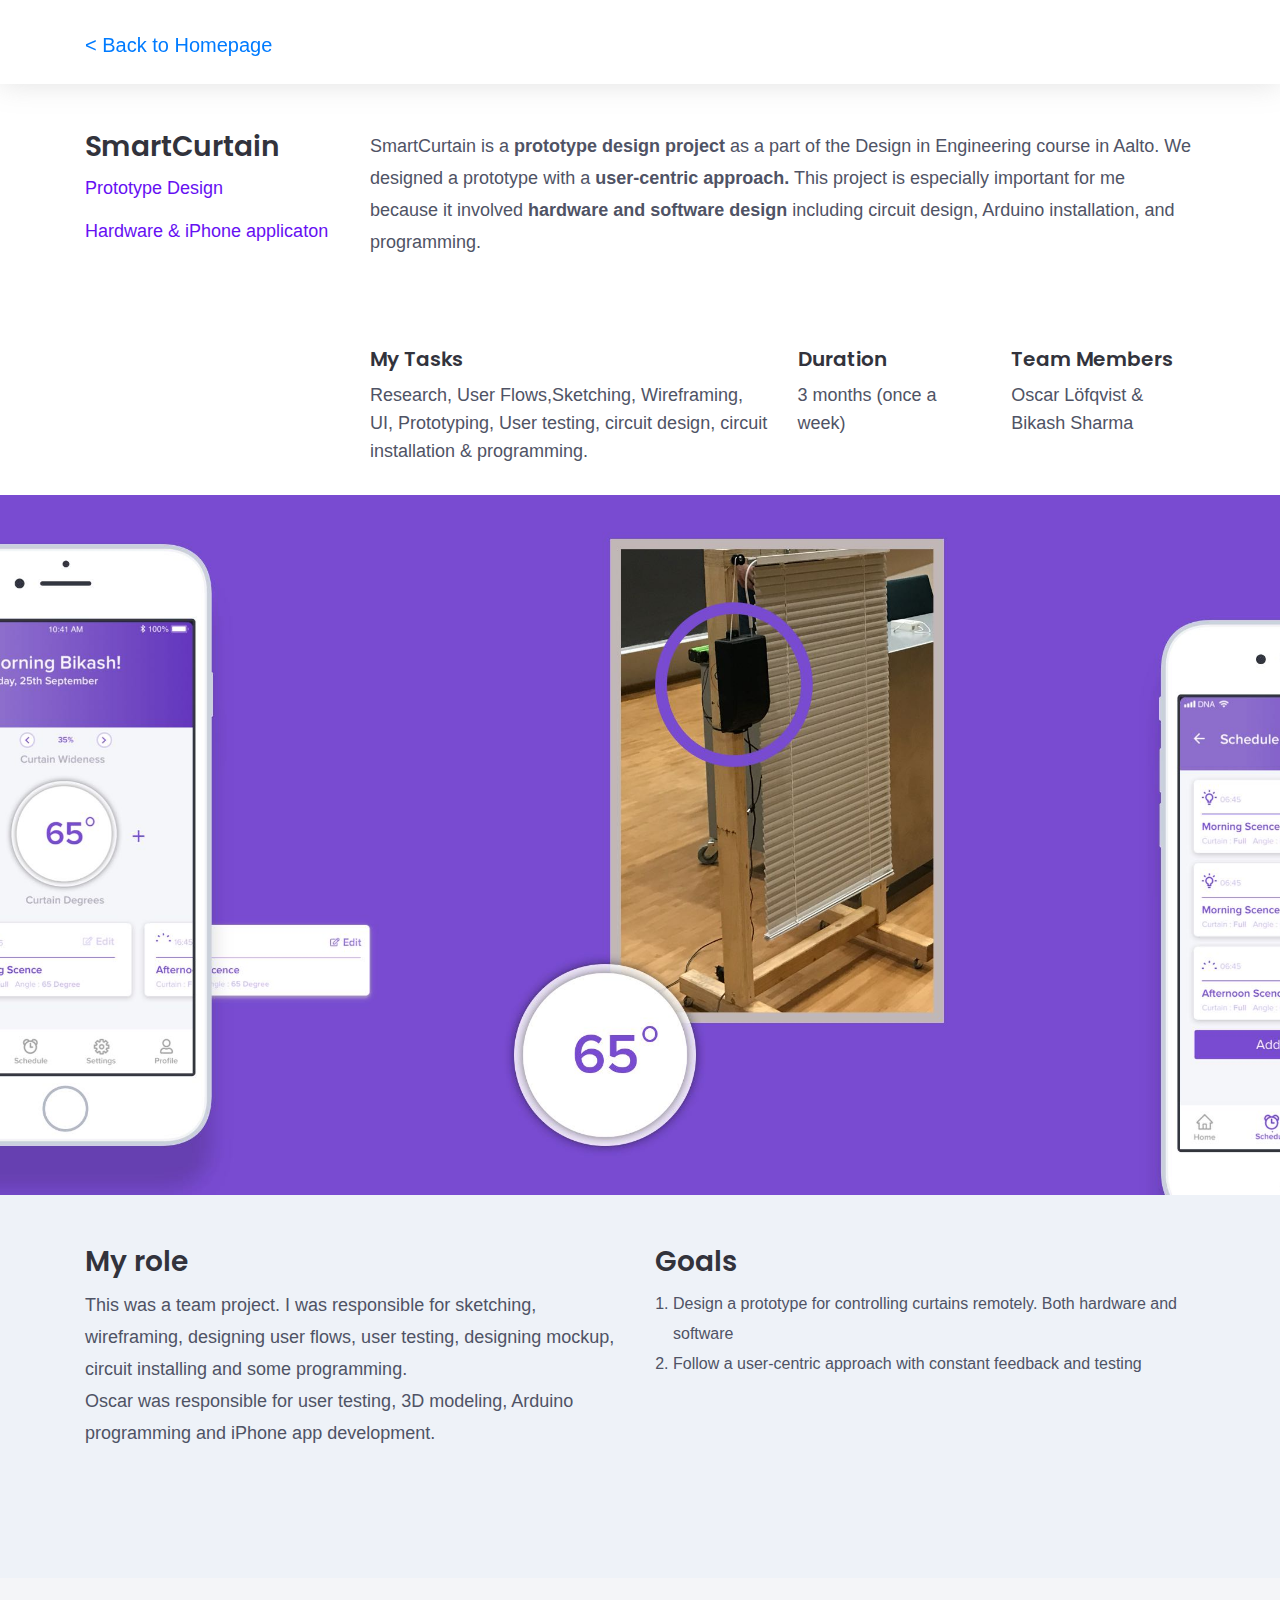
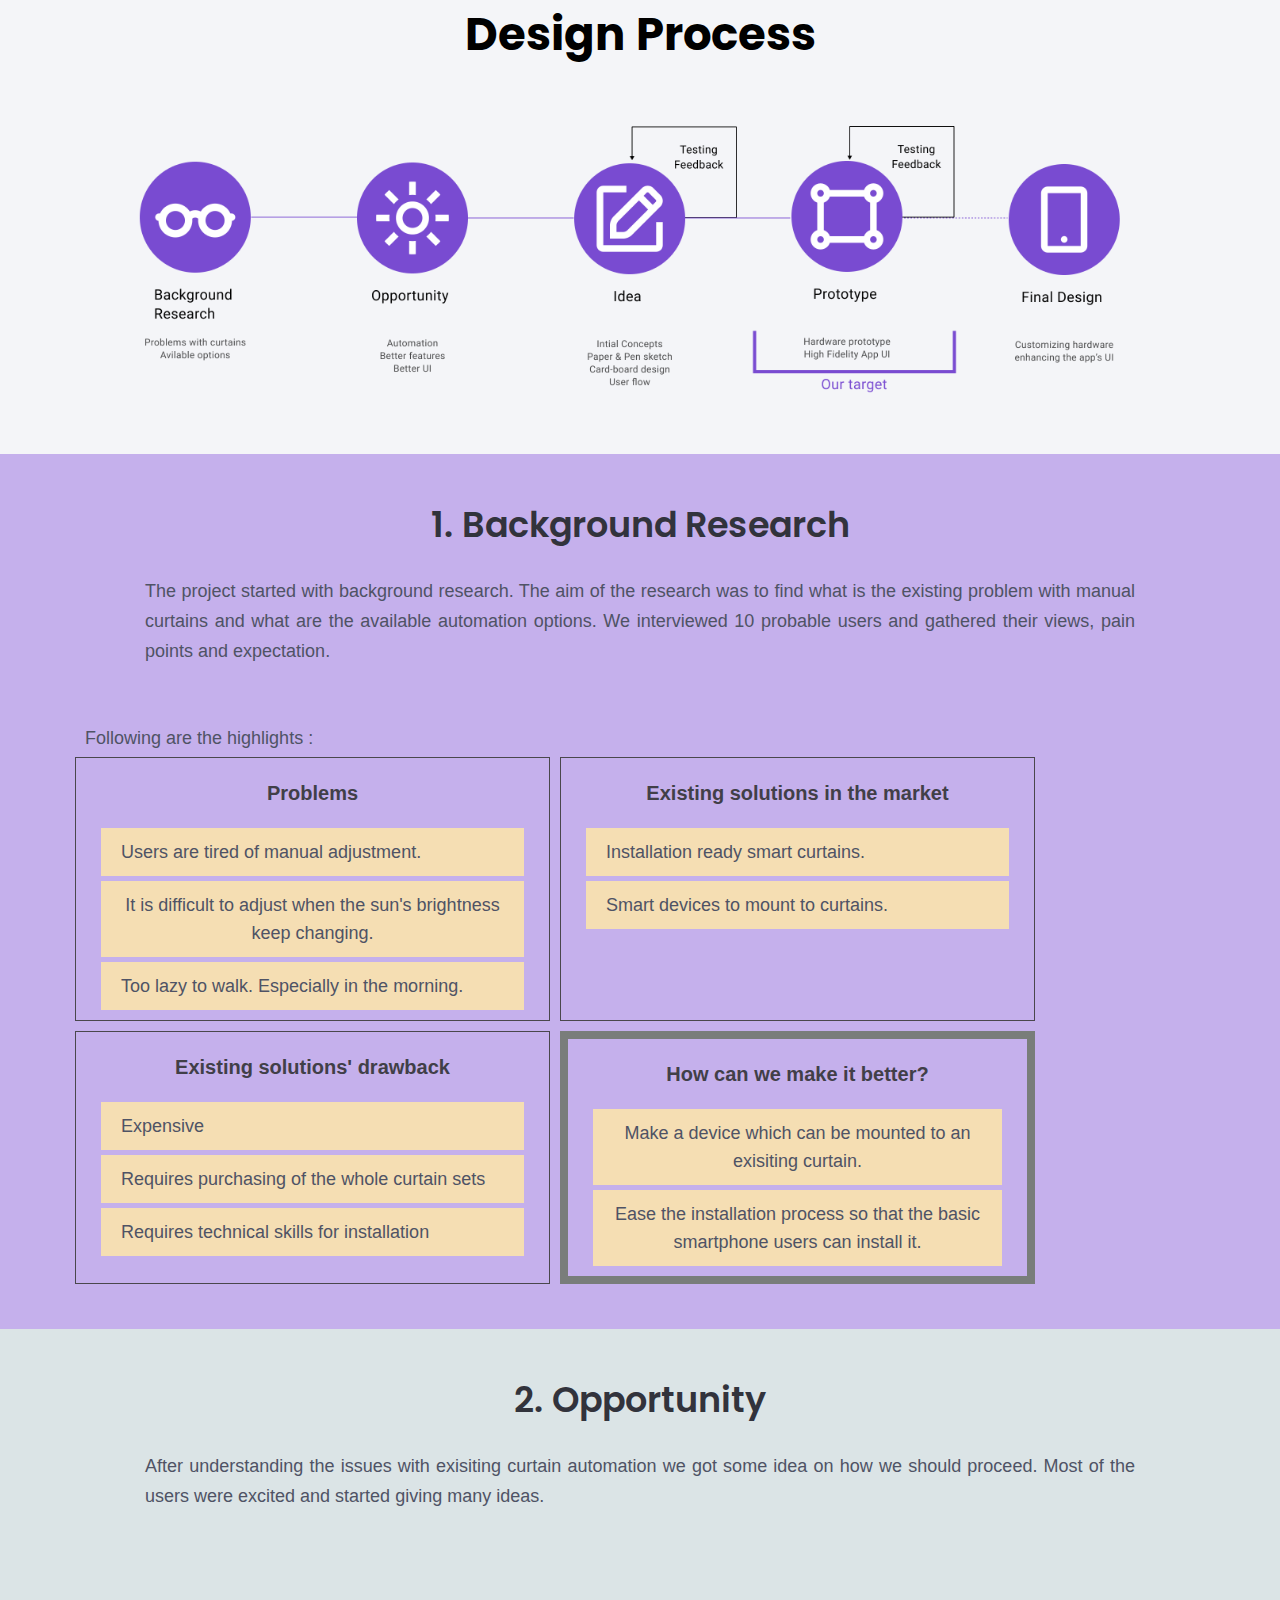
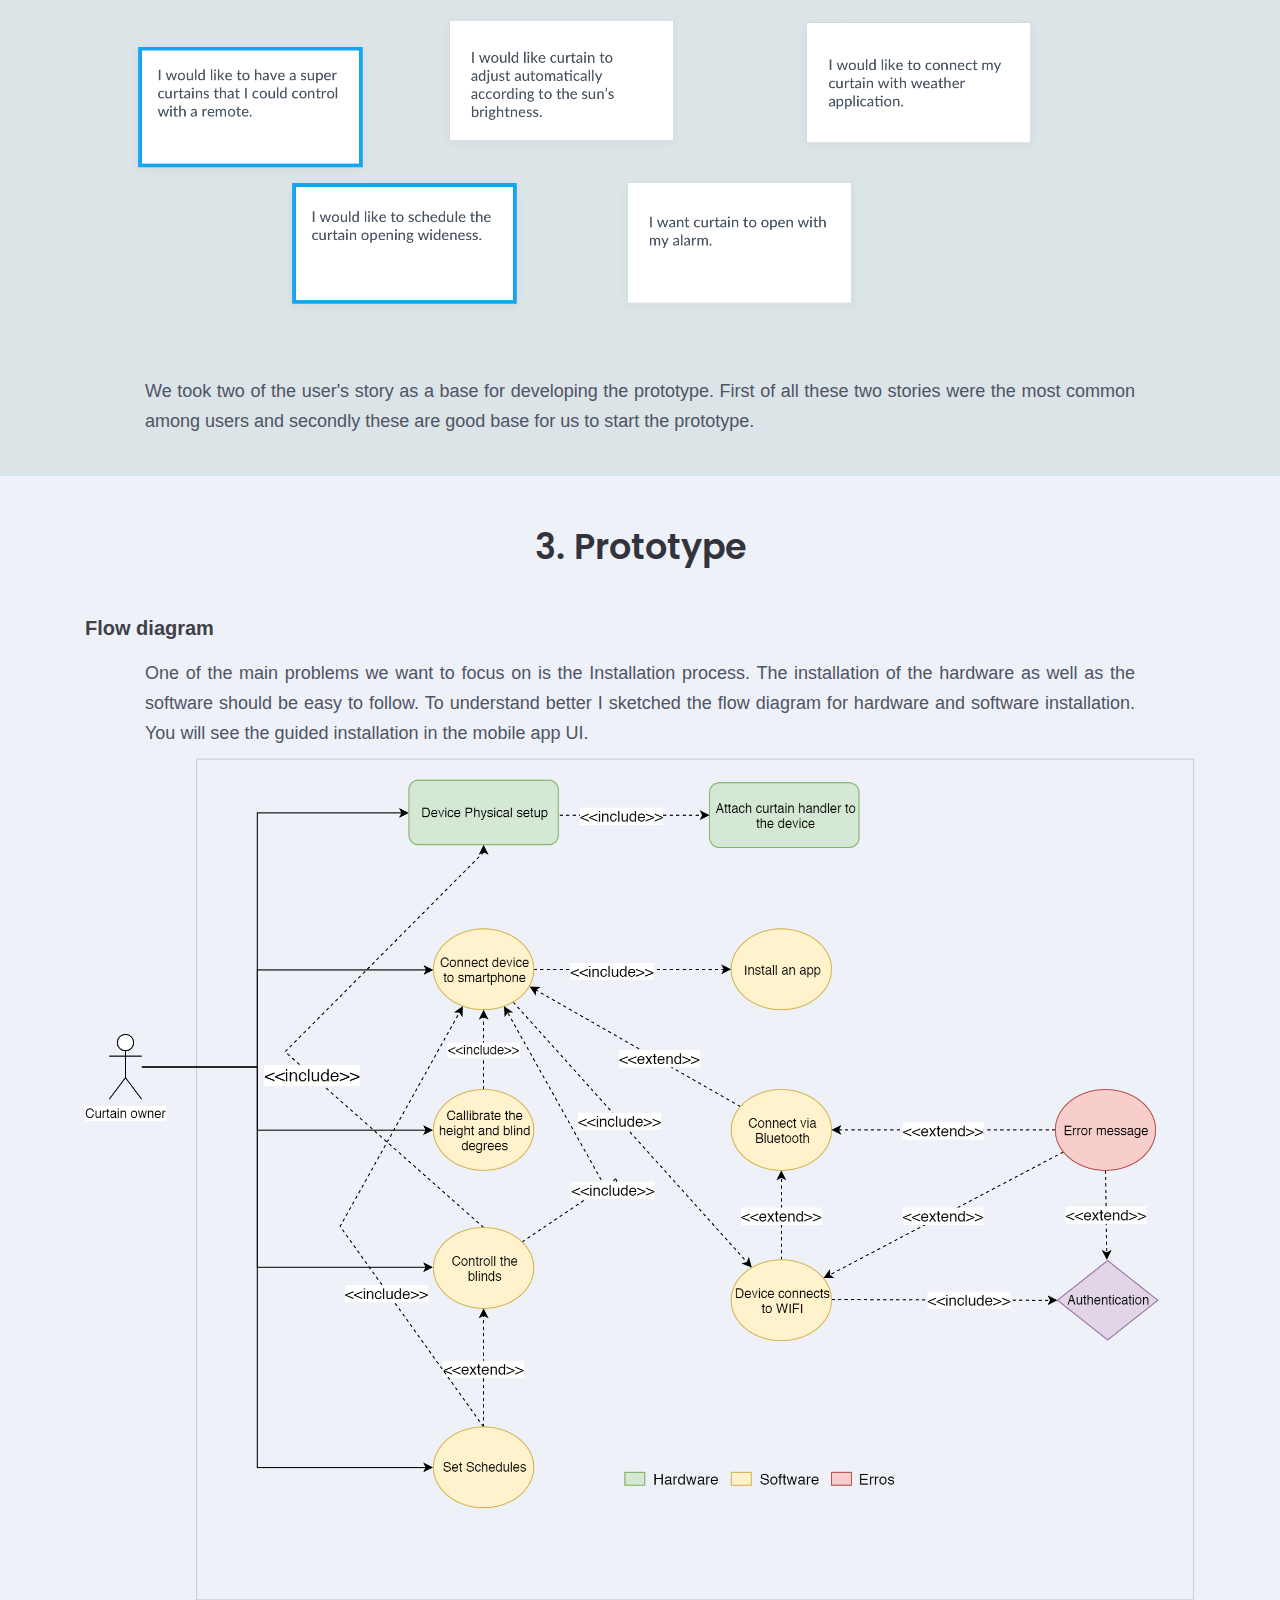
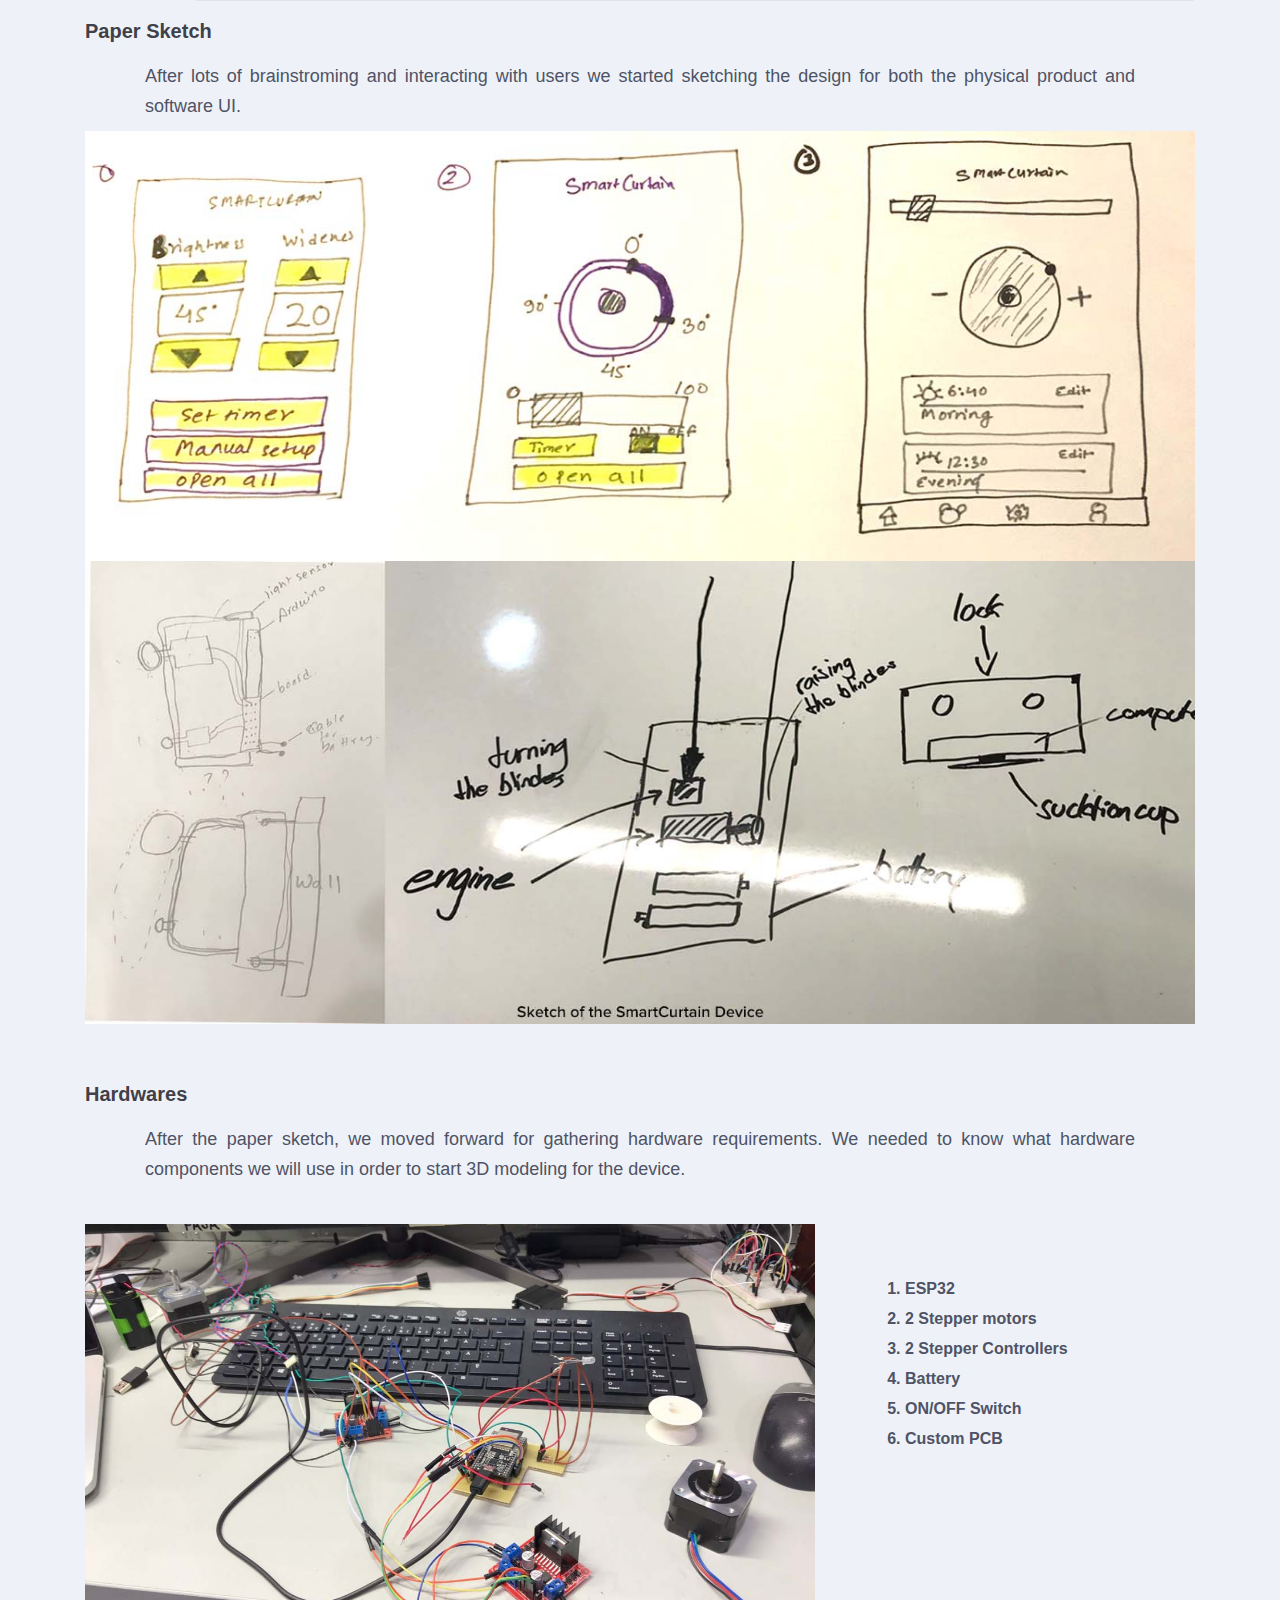
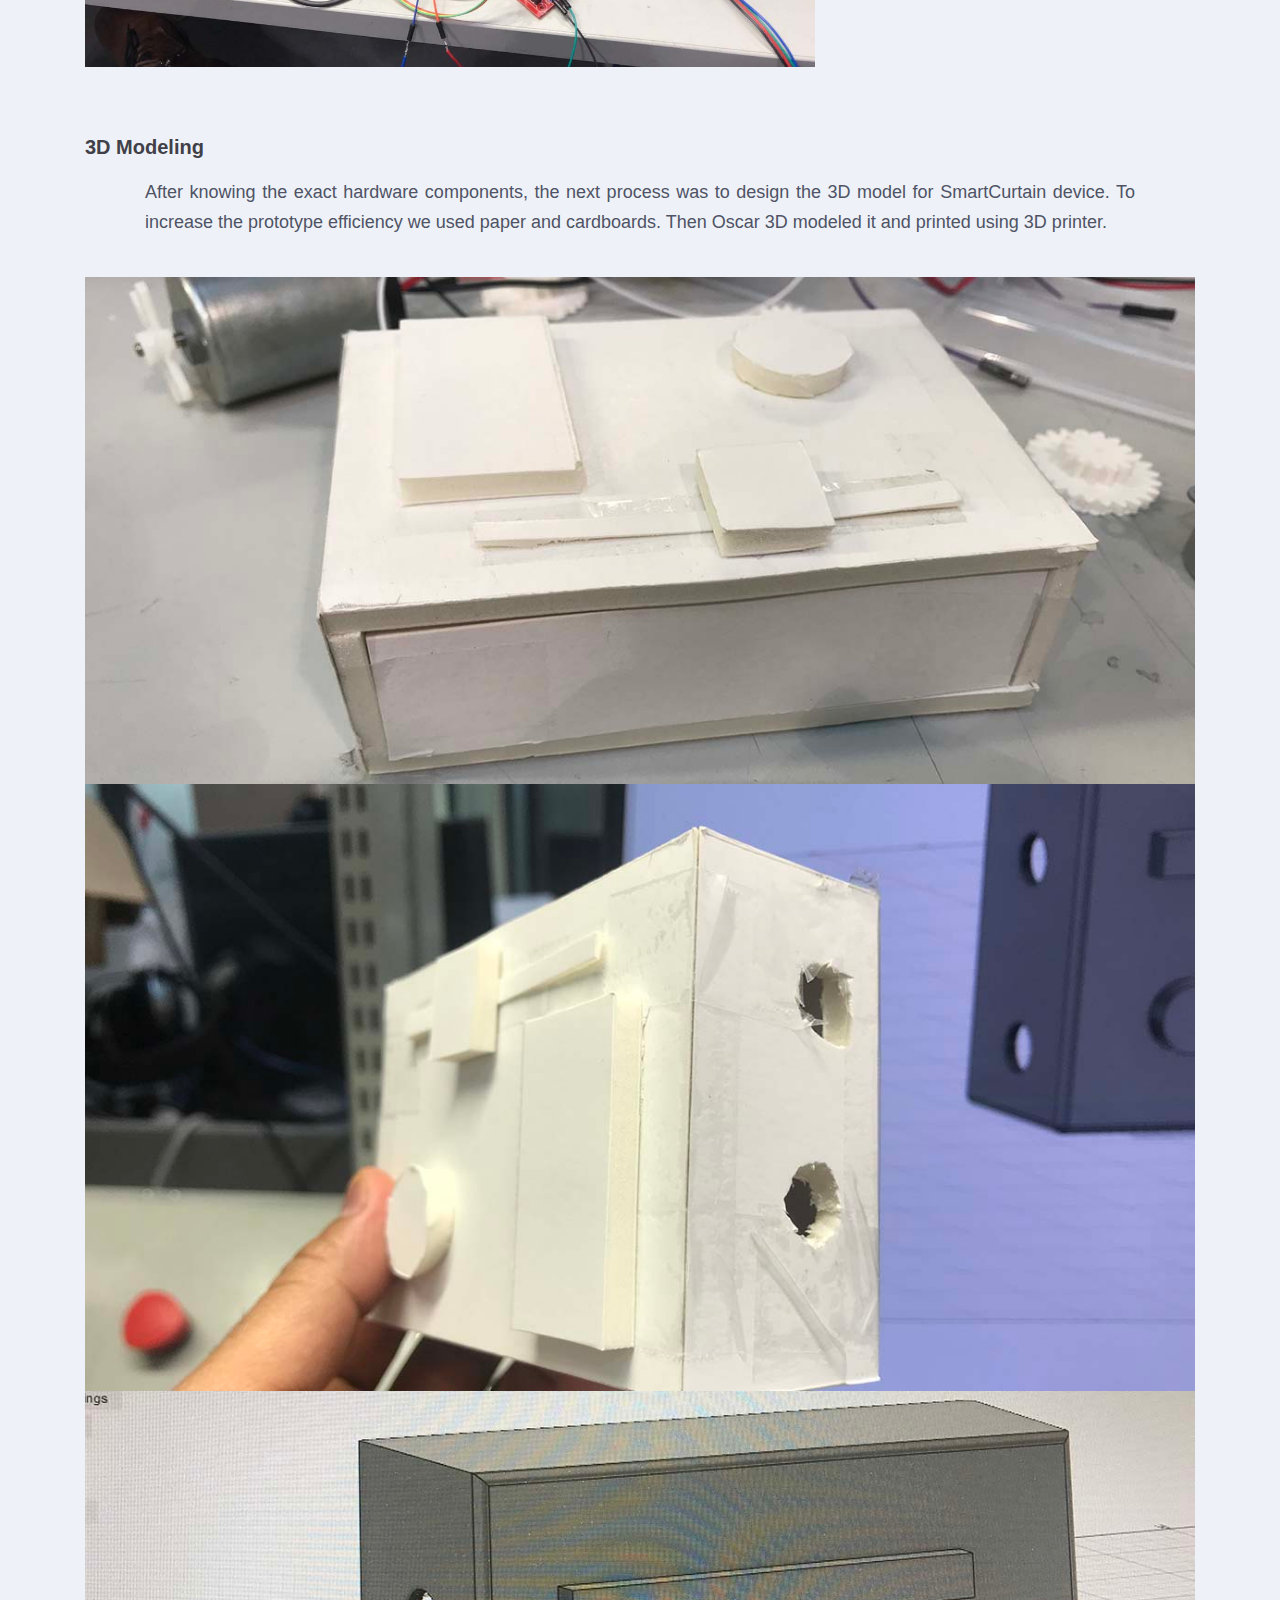
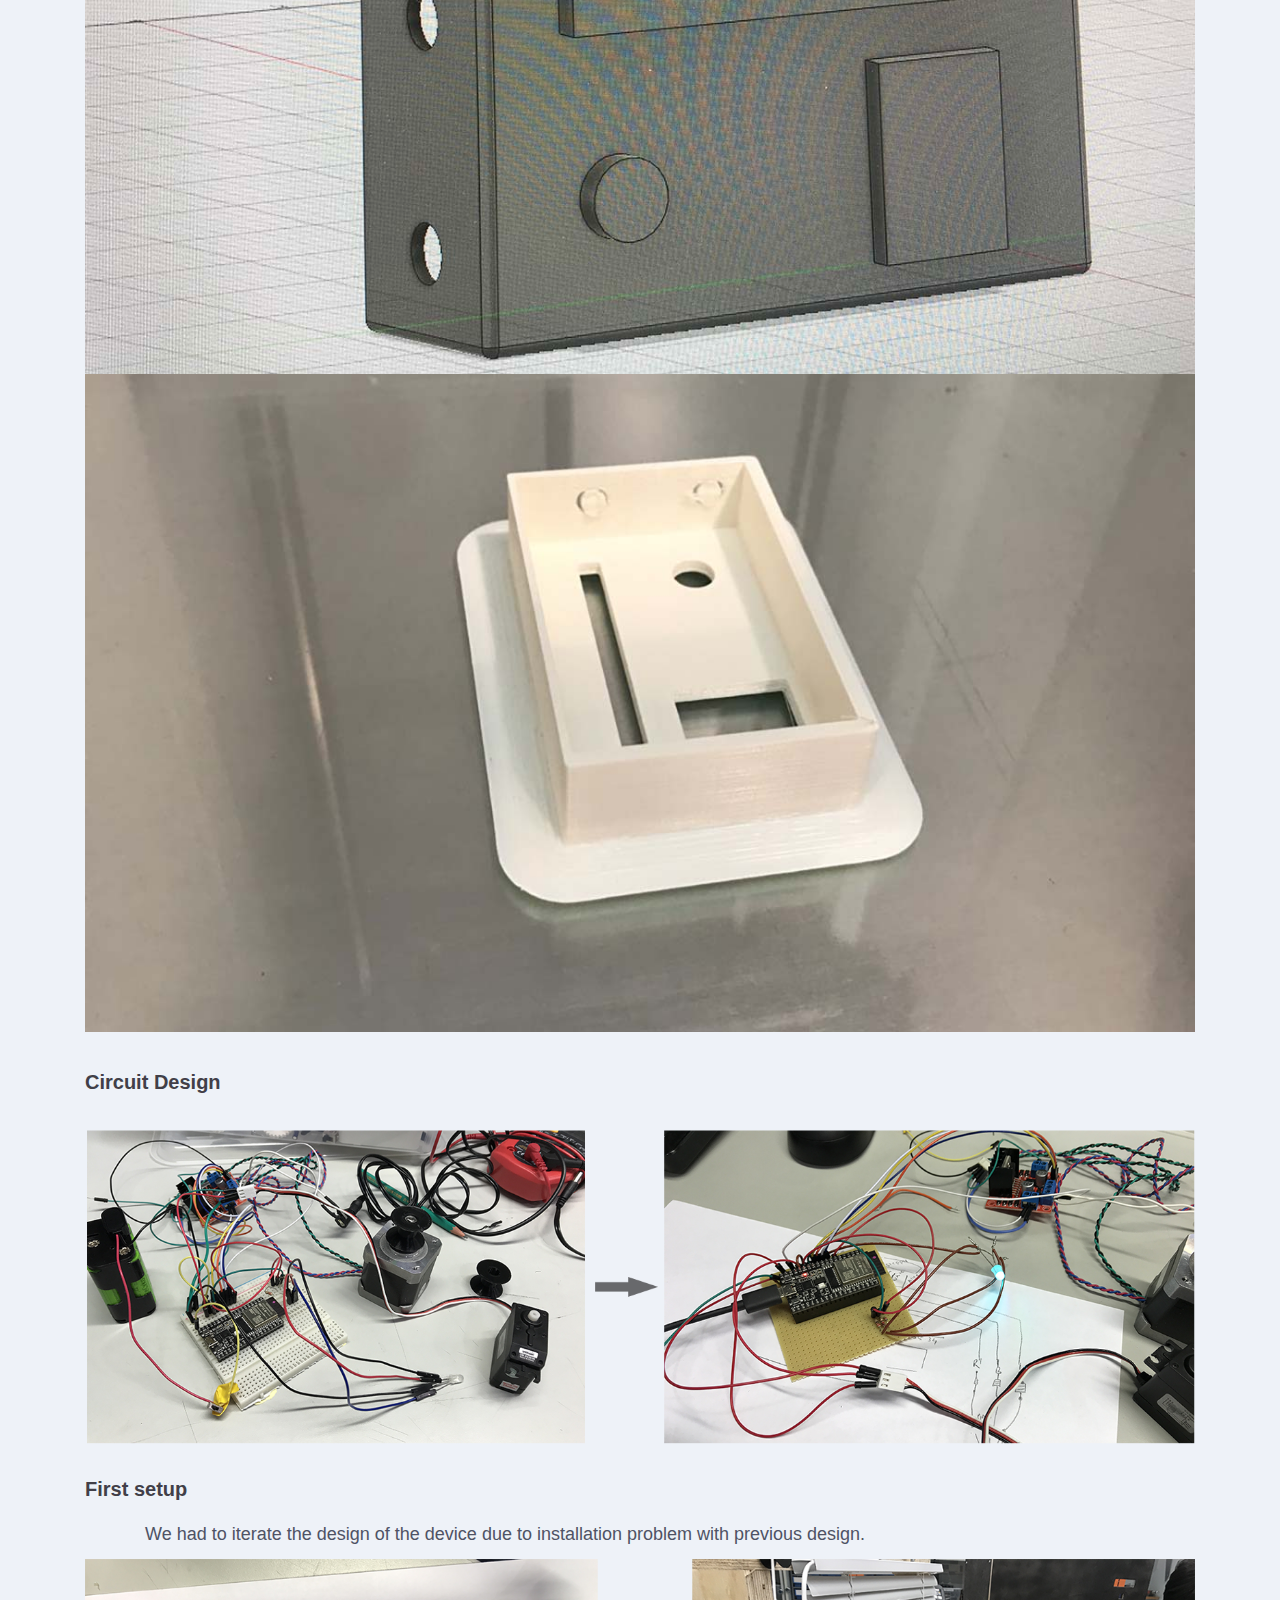
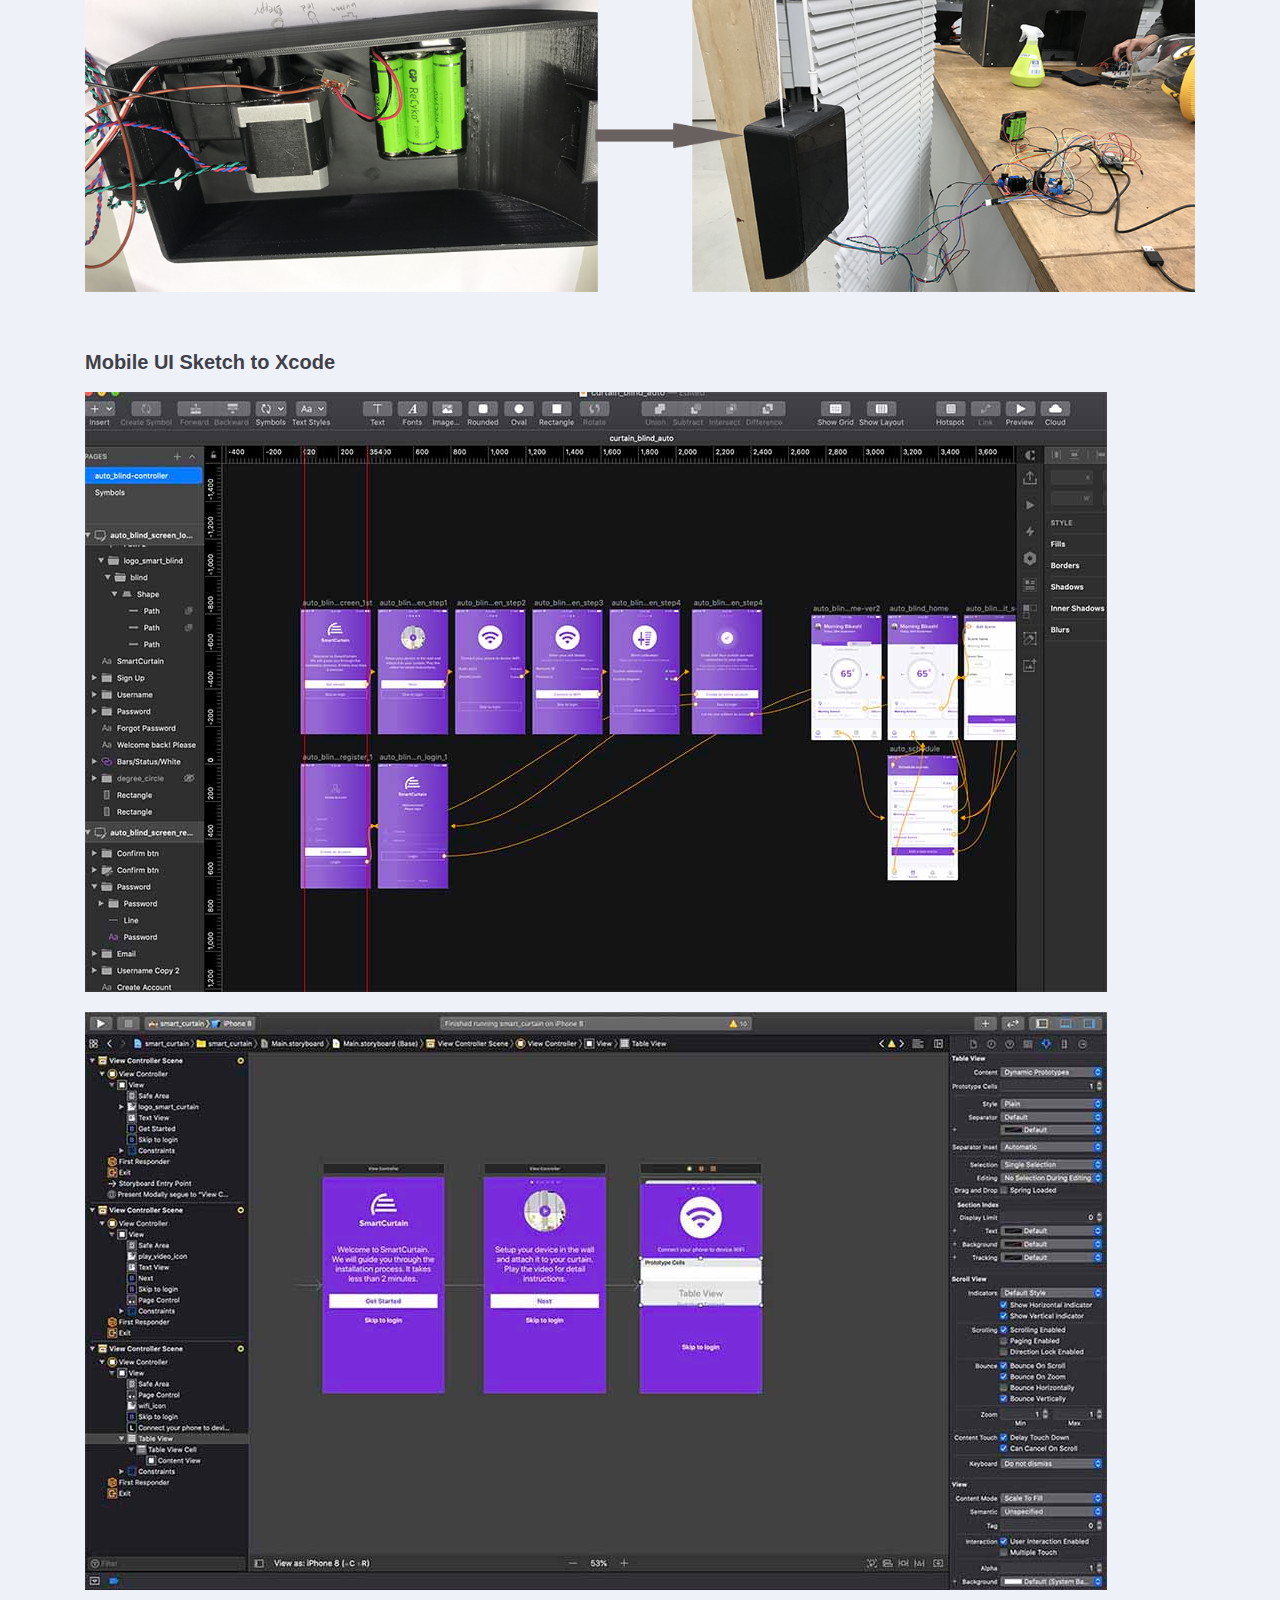
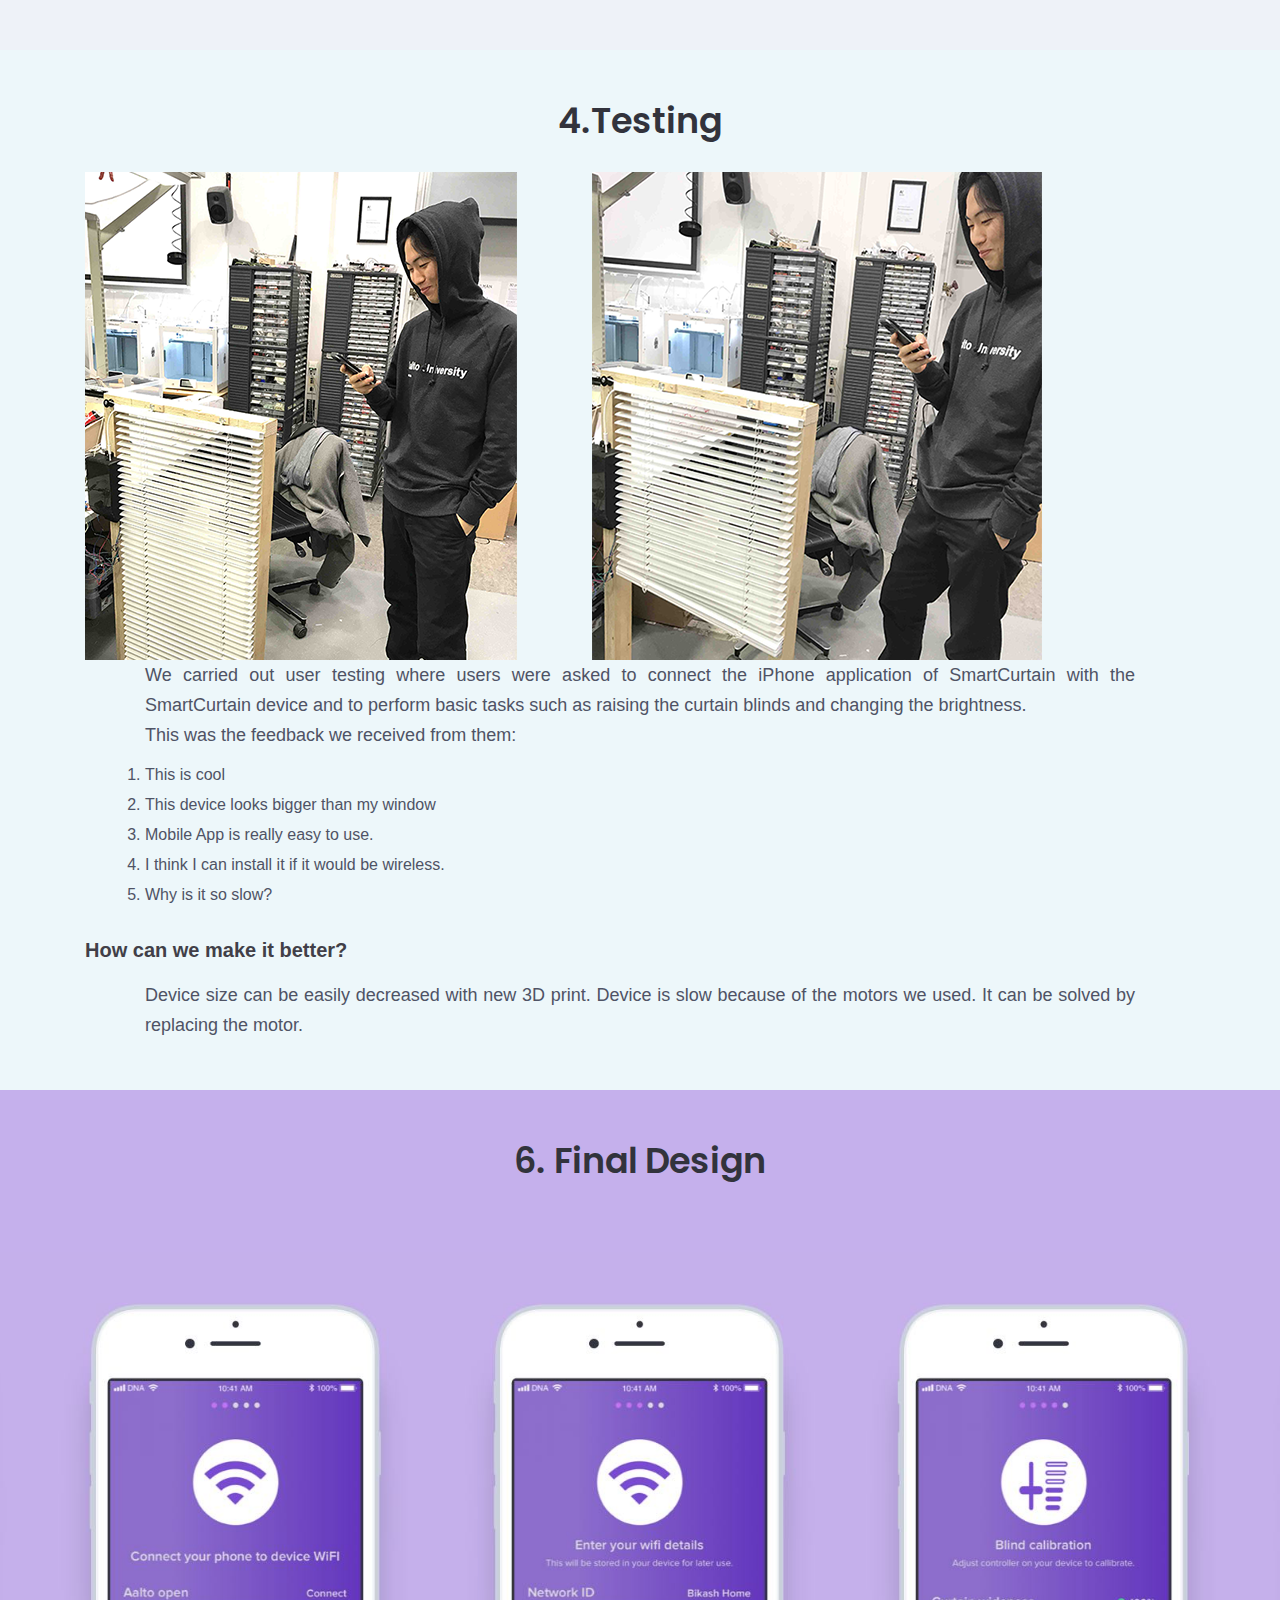
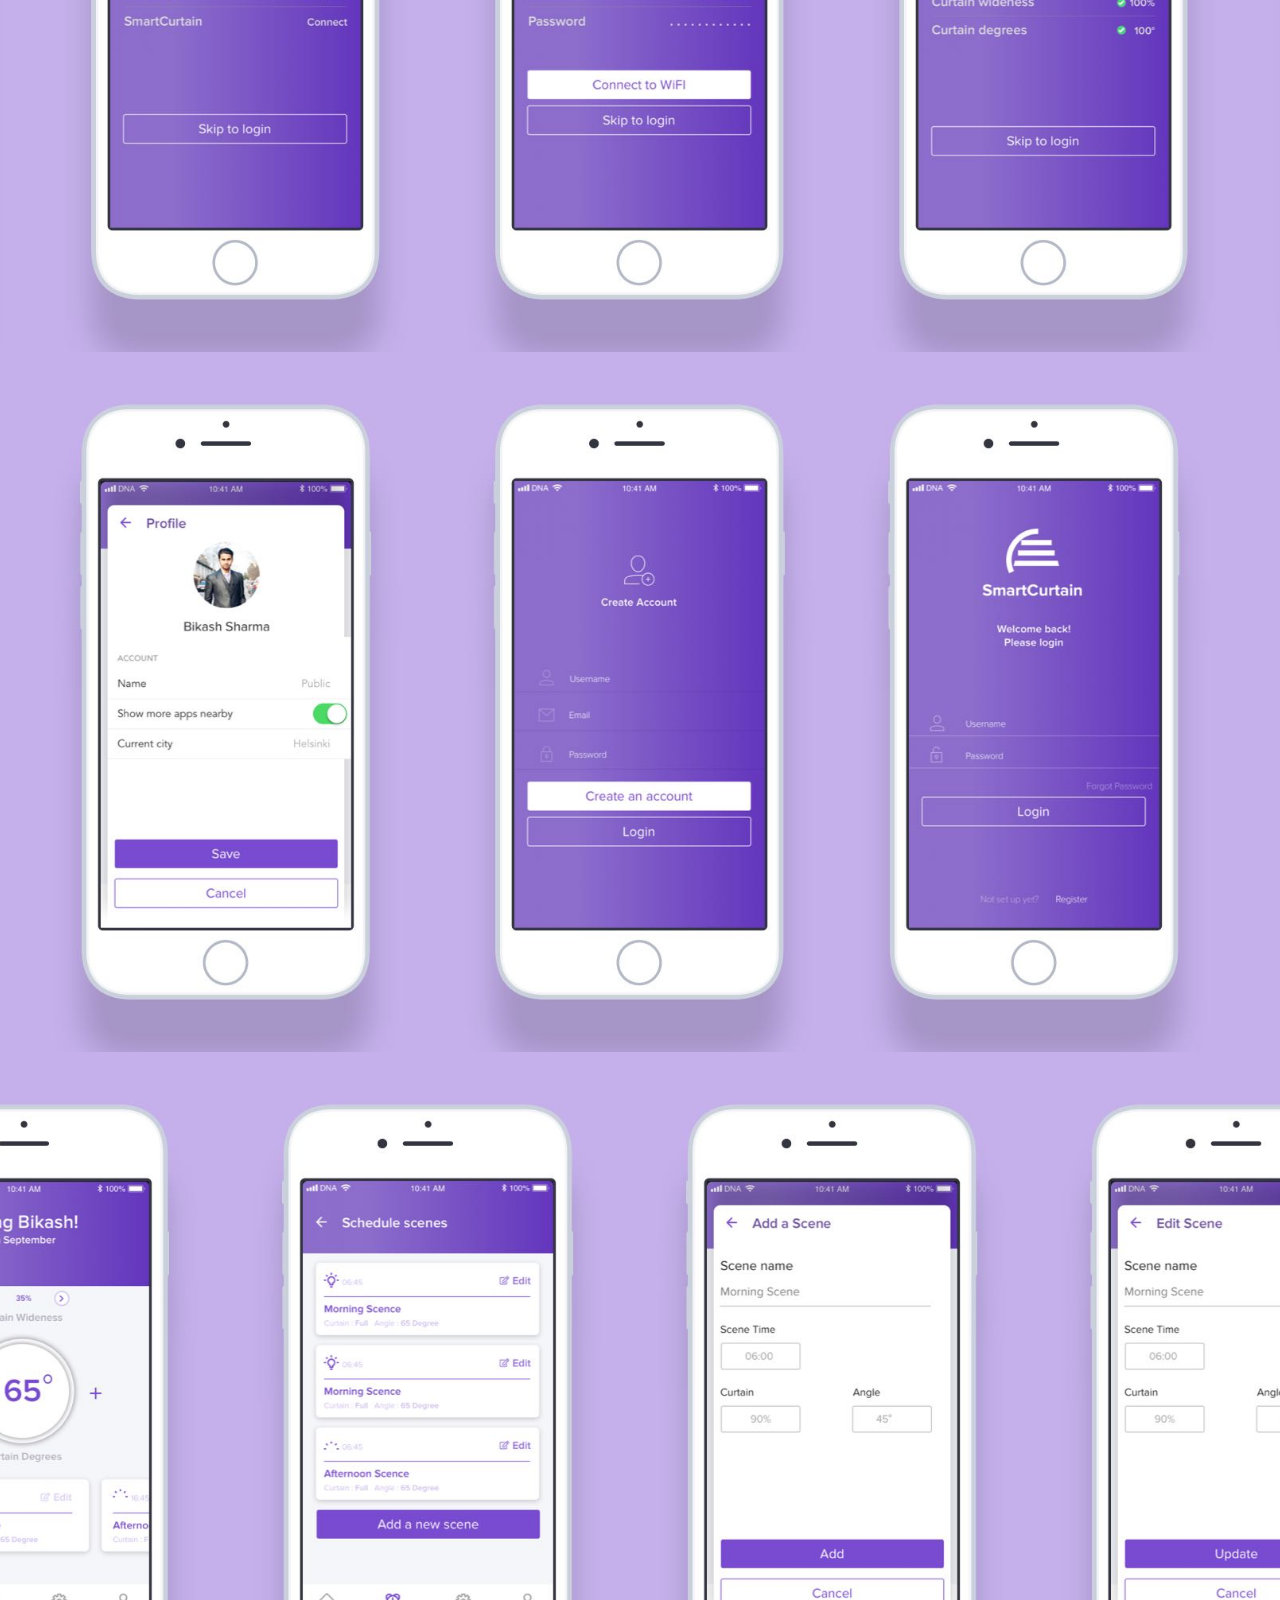
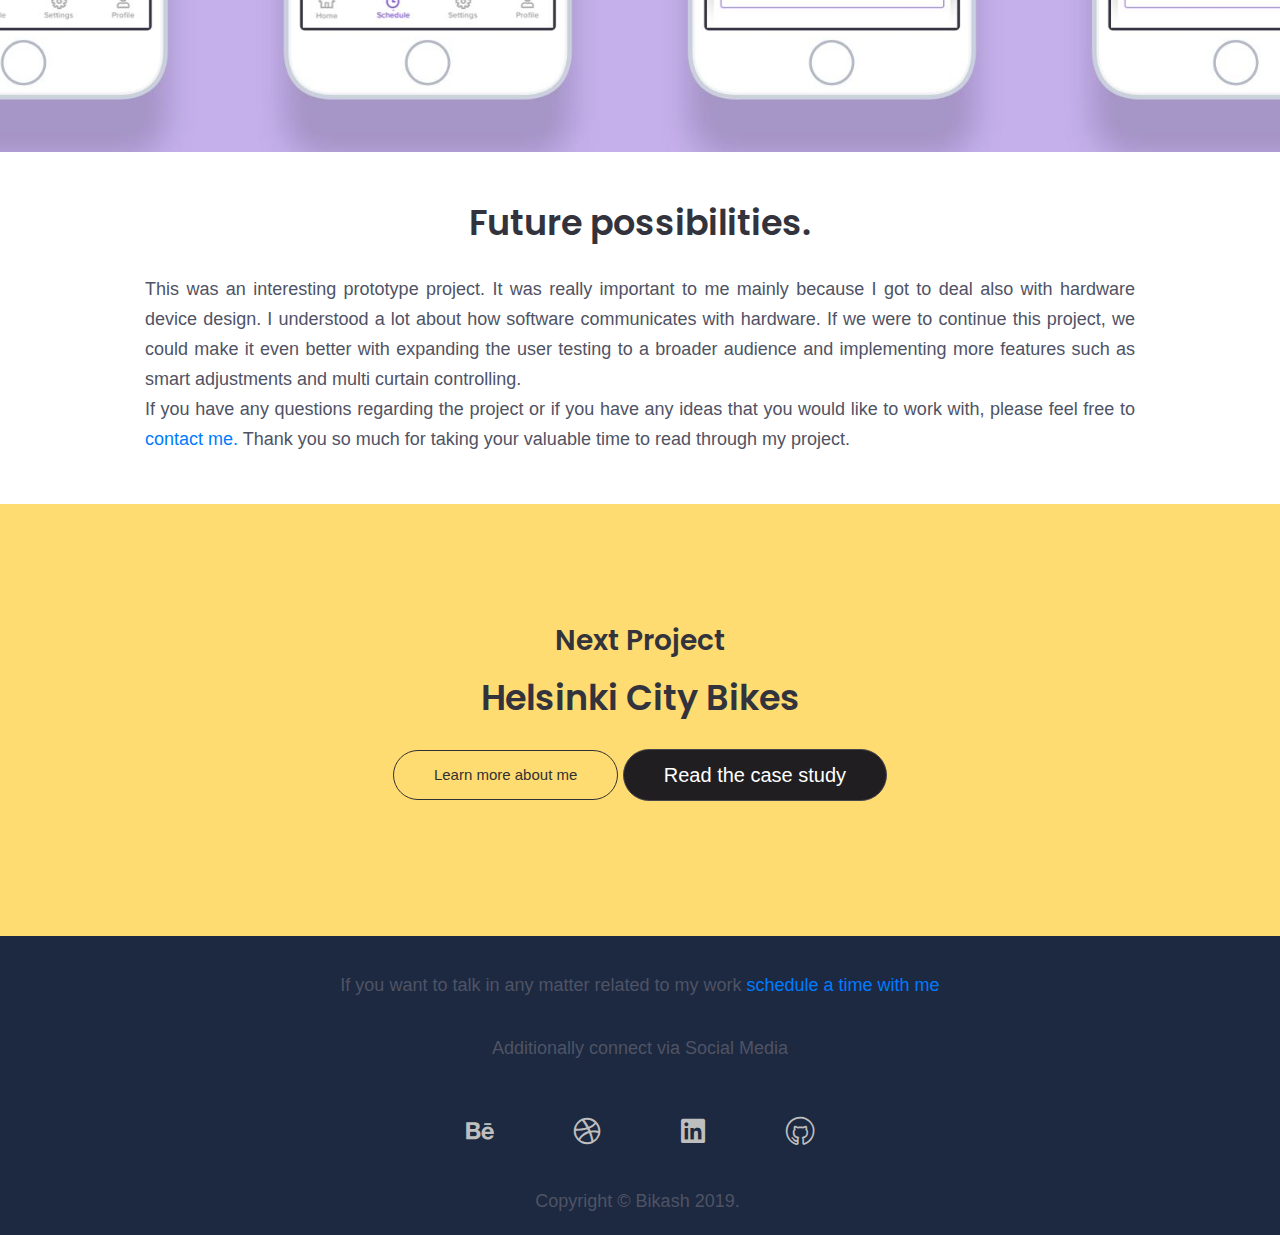
<file: project-3.html>
<!doctype html>
<html lang="en">

<head>

    <!--====== Required meta tags ======-->
    <meta charset="utf-8">
    <meta http-equiv="x-ua-compatible" content="ie=edge">
	<meta name="description" content="Bikash Raj Sharma - UX/UI designer Helsinki."/>
	<meta name="keywords" content="Bikash Raj Sharma, Bikash Sharma, UX designer, UX design helsinki,  Freelancer UX designer ">
    <meta name="viewport" content="width=device-width, initial-scale=1, shrink-to-fit=no">

    <!--====== Title ======-->
    <title>Project 3- Smart Curtain Prototype</title>

    <!--====== Favicon Icon ======-->
    <link rel="shortcut icon" href="assets/images/favicon.png" type="image/png">

    <!--====== Bootstrap css ======-->
    <link rel="stylesheet" href="assets/css/bootstrap.min.css">

    <!--====== Line Icons css ======-->
    <link rel="stylesheet" href="assets/css/LineIcons.css">

    <!--====== Magnific Popup css ======-->
    <link rel="stylesheet" href="assets/css/magnific-popup.css">

    <!--====== Default css ======-->
    <link rel="stylesheet" href="assets/css/default.css">

    <!--====== Style css ======-->
    <link rel="stylesheet" href="assets/css/style.css">
	
	 <!--====== Custom css ======-->
    <link rel="stylesheet" href="assets/css/custom.css">
    <!-- Global site tag (gtag.js) - Google Analytics -->
<script async src="https://www.googletagmanager.com/gtag/js?id=UA-150853440-1"></script>
<script>
  window.dataLayer = window.dataLayer || [];
  function gtag(){dataLayer.push(arguments);}
  gtag('js', new Date());

  gtag('config', 'UA-150853440-1');
</script>



</head>

<body>

    <!--====== PRELOADER PART START ======-->

    <div class="preloader">
        <div class="loader_34">
            <div class="ytp-spinner">
                <div class="ytp-spinner-container">
                    <div class="ytp-spinner-rotator">
                        <div class="ytp-spinner-left">
                            <div class="ytp-spinner-circle"></div>
                        </div>
                        <div class="ytp-spinner-right">
                            <div class="ytp-spinner-circle"></div>
                        </div>
                    </div>
                </div>
            </div>
        </div>
    </div>

    <!--====== PRELOADER ENDS START ======-->

    <!--====== HEADER PART START ======-->

    <header id="home" class="header-area">
        <div class="navigation fixed-top">
            <div class="container">
                <div class="row">
                    <div class="col-lg-12">
                        <nav class="navbar navbar-expand-lg">
                            <a class="navbar-brand" href="index.html">
                               < Back to Homepage
                            </a> <!-- Logo -->
                            
                           
                        </nav> <!-- navbar -->
                    </div>
                </div> <!-- row -->
            </div> <!-- container -->
        </div> <!-- navigation -->
    </header>

    <!--====== HEADER PART ENDS ======-->

  <!--====== STicky side bar starts ======-->
  <div id="side-fixed-nav" class="side-nav-fixed d-none d-lg-block class-display-none">
        <ul>
            <li><a href="#research">Research</a></li>
            <li><a href="#design-oppurtunity">Opportunity</a></li>
            <li><a href="#design-prototype">Prototype</a></li>
            <li><a href="#design-validate">Testing</a></li>
            <li><a href="#design-final">Final Design</a></li>
        </ul>

  </div>

  <!--====== STicky side bar ends ======-->

    <!--====== Project header starts ======-->

    <section   class="project-header   bg_cover" >
        <div class="container">
            <div class="row">
                <div class="col-xl-3 col-lg-3">
                   <h3 class="project-title">SmartCurtain</h3>
                   <p class="project-sub-title">Prototype Design</p>
                   <p class="project-sub-title">Hardware & iPhone applicaton</p>
                </div>
                <div class="col-xl-9 col-lg-9">
                    <div class="project-summary">      <p class="work-section-description">SmartCurtain is a <strong>prototype design project</strong> as a part of the Design in Engineering course in Aalto. We designed a prototype with a <strong>user-centric approach.</strong> This project is especially important for me because it involved <strong>hardware and software design</strong> including circuit design, Arduino installation, and programming. </p>
                    </div>
                    <!---project role and duration starts--->
                    <div class="project-role-duration">
                        <div class="row">
                                <div class="col-lg-6">
                                    <h3>My Tasks</h3>
                                    <p>Research, User Flows,Sketching, Wireframing, UI, Prototyping, User testing, circuit design, circuit installation & programming. </p>    
                                </div>
                                <div class="col-lg-3">
                                    <h3>Duration</h3>
                                    <p>3 months (once a week)</p>    

                                </div>
                                <div class="col-lg-3">
                                    <h3>Team Members</h3>
                                    <p>Oscar Löfqvist & Bikash Sharma</p>
                                </div>

                        </div>

                    </div> 
                     <!---project role and duration ends---> 
                
                </div>              
               
            </div> <!-- row -->
        </div> <!-- container -->
    </section>

    <!--====== Project header starts ENDS ======-->
    <!--====== Project main image full width starts ======-->

    <section  class="project-header-full-image bg_cover" style="background-image: url(assets/images/projects-images/curtain_header.jpg)">
       
    </section>

    <!--====== Project main image full width starts ======-->

     <!--====== Project challenge and goal starts ======-->

     <section   class="challenge-goals  bg_cover" >
            <div class="container">
                <div class="row">
                    <div class="col-xl-6 col-lg-6">
                       <h3 class="project-title">My role</h3>
                       <p class="work-section-description">
                      This was a team project. I was responsible for sketching, wireframing, designing user flows, user testing, designing mockup, circuit installing and some programming. <br/>
                      Oscar was responsible for user testing, 3D modeling, Arduino programming and iPhone app development.
                    </p>
                       
                
                    </div>
                    <div class="col-xl-6 col-lg-6">
                            <h3 class="project-title">Goals</h3>
                            <ul class="unordered-list-1">
                                <li class="list-text">Design a prototype for controlling curtains remotely. Both hardware and software</li>
                                <li class="list-text">Follow a user-centric approach with constant feedback and testing</li>
                            </ul>
                     
                    </div>
                            
                   
                </div> <!-- row -->
            </div> <!-- container -->
        </section>
    
        <!--====== project challenge and goal ENDS ======-->

      <!--====== WORK 1 START ======-->

      <section   class="project-design-process  bg_cover" >
           
        <div class="container">
              
            <div class="row">
                    <div class="section-title work-main-title col-lg-12">
                            <h2 class="title">Design Process</h2>
                            
                        </div> <!-- section title -->
                   
                    <div class="col-lg-12 align-center">
                            
                               
                                
                                    <img src="assets/images/projects-images/curtain-design-process.png" alt="work">
                                    
                                
                            
                    </div>               
                   
            </div> <!-- row -->
        </div> <!-- container -->
    </section>

    <!--====== WORK 1 ENDS ======-->

       <!--====== Design process 1 START ======-->

       <section id="research"   class="design-process-alternative-3 pt-30 pb-40 bg_cover" >
            <div class="container">
                    <div class="row">                                                     
                            <div class="col-lg-12 ">
                                    
                                        <h2 class="design-process-title text-center">1. Background Research</h2>                                
                                        <p class="design-process-texts">
                                            The project started with background research. The aim of the research was to find what is the existing problem with manual curtains and what are the available automation options. We interviewed 10 probable users and gathered their views, pain points and expectation. 
                                          </p>
                                           <!--<div class="capital-title">Users' demography</div>    --> 
                                            <br/><br/>  <p>Following are the highlights :  </p>
                            </div>
                        </div><!--row-->
                    <div class="row text-center align-center">
                                <div class="col-lg-5 border-box col-md-offset-2">
                                        <div class="capital-title">Problems</div>     

                                        <div class="icon-with-list">
                                            <div class="list-text-part">
                                                <p>Users are tired of manual adjustment.</p>
                                            </div>
                                        </div>
                                        <div class="icon-with-list">
                                            <div class="list-text-part">
                                                <p>It is difficult to adjust when the sun's brightness keep changing.</p>
                                            </div>
                                        </div>
                                        <div class="icon-with-list">
                                            <div class="list-text-part">
                                                <p>Too lazy to walk. Especially in the morning.</p>
                                            </div>
                                        </div>

                                </div>
                                <div class="col-lg-5 border-box col-md-offset-2">
                                     <!-- Avilable options-->
                                <div class="capital-title">Existing solutions in the market</div>     

                                <div class="icon-with-list">
                                    <div class="list-text-part">
                                        <p>Installation ready smart curtains.</p>
                                    </div>
                                </div>
                                <div class="icon-with-list">
                                    <div class="list-text-part">
                                        <p>Smart devices to mount to curtains.</p>
                                    </div>
                                </div>
                            </div>
                           
                            <div class="col-lg-5 border-box col-md-offset-2">
                                    <!-- Issues with exisiting solutions-->
                                    <div class="capital-title">Existing solutions' drawback</div>     

                                    <div class="icon-with-list">
                                        <div class="list-text-part">
                                            <p>Expensive</p>
                                        </div>
                                    </div>
                                    <div class="icon-with-list">
                                        <div class="list-text-part">
                                            <p>Requires purchasing of the whole curtain sets</p>
                                        </div>
                                    </div> 
                                    <div class="icon-with-list">
                                        <div class="list-text-part">
                                            <p>Requires technical skills for installation</p>
                                        </div>
                                    </div>  

                            </div>
                            <div class="col-lg-5 border-box col-md-offset-2 box-our-solution">
                                <!-- Issues with exisiting solutions-->
                                <div class="capital-title">How can we make it better?</div>     

                                <div class="icon-with-list">
                                    <div class="list-text-part">
                                        <p>Make a device which can be mounted to an exisiting curtain.</p>
                                    </div>
                                </div>
                                <div class="icon-with-list">
                                    <div class="list-text-part">
                                        <p>Ease the installation process so that the basic smartphone users can install it.</p>
                                    </div>
                                </div> </div>
                                       
                                
                        
                           
        
                        
                            
                    </div> <!-- row -->
                </div> <!-- container -->
    </section>

    <!--====== Design process 1 ENDS ======-->
     <!--====== Design process 2 START ======-->
     <section id="design-oppurtunity"   class="design-process-alternative-dark-light pt-30 pb-30 bg_cover" >
            <div class="container">
                    <div class="row">                                                     
                            <div class="col-lg-12 ">
                                    
                                        <h2 class="design-process-title text-center">2. Opportunity</h2>                                
                                        <p class="design-process-texts">
                                            After understanding the issues with exisiting curtain automation we got some idea on how we should proceed. Most of the users were excited and started giving many ideas. 
                                        </p>  
                                        <img src="assets/images/projects-images/curtain_user_stories.png" alt="work">
                                        <p class="design-process-texts">
                                        We took two of the user's story as a base for developing the prototype. First of all these two stories were the most common among users and secondly these are good base for us to start the prototype.    
                                        </p> 

                                        </div> <!-- row -->
                </div> <!-- container -->
    </section>


    <!--====== Design process 4 START ======-->

    <section id="design-prototype"   class="design-process-alternative-white-light pt-30 pb-40 bg_cover" >
        <div class="container">
                <div class="row">                                                     
                        <div class="col-lg-12 ">
                                
                                    <h2 class="design-process-title text-center">3. Prototype</h2> 
                                    <div class="capital-title">Flow diagram</div>                               
                                    <p class="design-process-texts">
                                    One of the main problems we want to focus on is the Installation process. The installation of the hardware as well as the software should be easy to follow. To understand better I sketched the flow diagram for hardware and software installation. You will see the guided installation in the mobile app UI. 

                                    </p>
                                       <img src="assets/images/projects-images/curtain_flow_diagram.png" alt="work">
                                <!--Paper sketch-->
                                    <div class="capital-title">Paper Sketch</div>                               
                                    <p class="design-process-texts">
                                    After lots of brainstroming and interacting with users we started sketching the design for both the physical product and software UI.</p>
                                    <img src="assets/images/projects-images/curtain-paper-sketch.jpg" alt="work">
                                    <img src="assets/images/projects-images/curtain-hardware-sketch.jpg" class="pb-40" alt="work">
                                 <!--Wireframes-->
                                 <div class="capital-title">Hardwares</div>
                                  <p class="design-process-texts">
                                    After the paper sketch, we moved forward for gathering hardware requirements. We needed to know what hardware components we will use in order to start 3D modeling for the device.</p>
                                 <div class="row pb-50 pt-30 ">
                                            <div class="col-lg-8">
                                                <img src="assets/images/projects-images/curtain-hardwares.jpg" alt="work"> 
                                            </div>
                                            <div class="col-lg-4">
                                                    <ul class="unordered-list-1 pt-50">
                                                    <strong>  <li class="list-text">ESP32  </li>
                                                        <li class="list-text"> 2 Stepper motors </li>
                                                        <li class="list-text"> 2 Stepper Controllers  </li>
                                                        <li class="list-text">Battery </li>
                                                        <li class="list-text"> ON/OFF Switch</li>
                                                        <li class="list-text">Custom PCB</li></strong>
                                                    
                                                    </ul>
                                                
                                            </div>


                                 </div>                               
                                
                                <div class="capital-title">3D Modeling</div>   
                                <p class="design-process-texts">
                                   After knowing the exact hardware components, the next process was to design the 3D model for SmartCurtain device. To increase the prototype efficiency we used paper and cardboards. Then Oscar 3D modeled it and printed using 3D printer.</p>
                                </p>
                                   <img src="assets/images/projects-images/curtain-cardboard1.jpg" class="pt-30" alt="work"> 
                                   <img src="assets/images/projects-images/curtain-cardboard2.jpg" alt="work"> 
                                   <img src="assets/images/projects-images/curtain-3d-model.jpg" alt="work"> 
                                   <img src="assets/images/projects-images/curtain-3d-print.jpg" class="pb-20" alt="work"> 

                                   <div class="capital-title">Circuit Design</div> 
                                   <img src="assets/images/projects-images/curtain-circuit-1.png" alt="work"> 


                                   <div class="capital-title">First setup</div> 
                                   <p class="design-process-texts">
                                    We had to iterate the design of the device due to installation problem with previous design.    
                                    </p>
                                   
                                   <img src="assets/images/projects-images/curtain-device-fit-1.png" class="pb-40" alt="work">
                                   
                                   <div class="capital-title">Mobile UI Sketch to Xcode</div> 
                                   
                                   
                                   <img src="assets/images/projects-images/curtain-sketch-app.jpg" class="pb-20" alt="work">
                                   <img src="assets/images/projects-images/curtain-xcode.jpg" class="pb-20" alt="work">        
                                   
                                   
                                  
                                      
                               
                        </div>
                    </div>
                        </div>
    
                    
                        
                </div> <!-- row -->
            </div> <!-- container -->
</section>

<!--====== Design process 4 ENDS ======-->
 <!--====== Design process 5 START ======-->

 <section id="design-validate"   class="design-process-alternative-white pt-30 pb-40 bg_cover" >
    <div class="container">
            <div class="row">                                                     
                    <div class="col-lg-12 ">
                            
                                <h2 class="design-process-title text-center">4.Testing</h2> 
                            </div>
                            <div class="col-lg-12 ">
                            <img src="assets/images/projects-images/curtain-testing.png" alt="work">
                            
                            </div>
                                <div class="col-lg-12 "> 
                                <p class="design-process-texts">
                                   
We carried out user testing where users were asked to connect the iPhone application of SmartCurtain with the SmartCurtain device and to perform basic tasks such as raising the curtain blinds and changing the brightness.
 
                                <br/>
                                This was the feedback we received from them: 
                                </p>   
                                    <ul class="unordered-list-1 design-process-texts ">
                                        <li class="list-text">This is cool</li>
                                        <li class="list-text">This device looks bigger than my window</li>
                                        <li class="list-text">Mobile App is really easy to use.</li>
                                        <li class="list-text">I think I can install it if it would be wireless.</li>
                                        <li class="list-text">Why is it so slow?</li>
                                    </ul>

                                    <div class="capital-title">How can we make it better?</div> 
                                    <p class="design-process-texts">
                                     Device size can be easily decreased with new 3D print. Device is slow because of the motors we used. It can be solved by replacing the motor.  
                                     
                                    </p> 
                                
                                </div>
            </div> <!-- row -->
        </div> <!-- container -->
</section>
   <!--====== Design process 6 START ======-->

           <section id="design-final"   class="design-process-alternative-3 pt-30 pb-40 bg_cover" >
                <div class="container">
                        <div class="row">                                                     
                                <div class="col-lg-12 ">
                                        
                                            <h2 class="design-process-title text-center">6. Final Design</h2>                                             
                                        
                                </div>
            
                            
                                
                        </div> <!-- row -->
                    </div> <!-- container -->
        </section>
    
        <!--====== Design process 6 ENDS ======-->
          <!--======  image full width starts ======-->

    <section  class="project-header-full-image  pt-20 pb-20 bg_cover" style="background-image: url(assets/images/projects-images/curtain_ui_final_1.jpg)"> </section>
        <section  class="project-header-full-image pt-20 pb-20  bg_cover" style="background-image: url(assets/images/projects-images/curtain_ui_final_2.jpg)"> </section>
            <section  class="project-header-full-image pt-20 pb-20  bg_cover" style="background-image: url(assets/images/projects-images/curtain_ui_final_3.jpg)"></section>
       
   

    <!--======  image full width starts ======-->
     <!--====== Design process 7 START ======-->

     <section   class="design-process-alternative-4 pt-30 pb-40 bg_cover" >
        <div class="container">
                <div class="row">                                                     
                        <div class="col-lg-12 ">
                                
                                    <h2 class="design-process-title text-center">Future possibilities.</h2> 
                                                               
                                    <p class="design-process-texts">
                                        This was an interesting prototype project. It was really important to me mainly because I got to deal also with hardware device design. I understood a lot about how software communicates with hardware. If we were to continue this project, we could make it even better with expanding the user testing to a broader audience and implementing more features such as smart adjustments and multi curtain controlling.
                                        <br/>
                                    If you have any questions regarding the project or if you have any ideas that you would like to work with, please feel free to <a href="https://calendly.com/bikashxsharma" target="_blank">contact me.</a> Thank you so much for taking your valuable time to read through my project. 
                                </p>
                                      </div>
                               
                        </div>
                        </div>
    
                    
                        
                </div> <!-- row -->
            </div> <!-- container -->
</section>

<!--====== Design process 7 ENDS ======-->
     
           <!--====== Design process end CTA section START ======-->

           <section   class="design-process-alternative-2 pt-120 pb-120 bg_cover" >
                <div class="container">
                        <div class="row">                                                     
                            <div class="col-lg-12 text-center ">
                                <h3>Next Project</h3>
                               <h2 class="design-process-title">Helsinki City Bikes </h2>           
                                <a class=" main-btn btn-normal" href="about.html">Learn more about me</a>
                                <a class=" main-btn work-section-button-dark" href="project-2.html">Read the case study</a>     
                            </div>
            
                            
                                
                        </div> <!-- row -->
                    </div> <!-- container -->
        </section>
    
        <!--====== Design process end CTA section ENDS ======-->

    
    

    <!--====== FOOTER PART START ======-->

    <footer id="footer" class="footer-area">        
        <div class="footer-copyright pb-20">
            <div class="container">
                <div class="row">
                    <div class="col-lg-12">
                            <div class="footer-content text-center">

                                                                        <p>If you want to talk in any matter related to my work  <a href="https://calendly.com/bikashxsharma" target="_blank">schedule a time with me</a> </p>
                                                                        <p class="mt-"> Additionally connect via Social Media</p>
                                    <ul>
                                         
                                            <li><a href="https://www.behance.net/user/?username=bikashxsharma" target="_blank"><i class="lni-behance-original"></i></a></li>
                                            <li><a href="https://dribbble.com/bikashxsharma" target="_blank"><i class="lni-dribbble"></i></a></li>
                                            <li><a href="https://www.linkedin.com/in/bikashxsharma/" target="_blank"><i class="lni-linkedin-original"></i></a></li>
                                            <li><a href="https://github.com/bikashxsharma/" target="_blank"><i class="lni-github"></i></a></li>
                                        
                                    </ul>
                                </div>
                        <div class="copyright-text text-center pt-20">
                           <p>Copyright © Bikash 2019. <a href="https://uideck.com" rel="nofollow"><span style="display:none">UIdeck</span></a></p>
                        </div> <!-- copyright text -->
                    </div>
                </div> <!-- row -->
            </div> <!-- container -->
        </div> <!-- footer widget -->
    </footer>

    <!--====== FOOTER PART ENDS ======-->

   







    <!--====== jquery js ======-->
    <script src="assets/js/vendor/modernizr-3.6.0.min.js"></script>
    <script src="assets/js/vendor/jquery-1.12.4.min.js"></script>

    <!--====== Bootstrap js ======-->
    <script src="assets/js/bootstrap.min.js"></script>
    <script src="assets/js/popper.min.js"></script>

    <!--====== Magnific Popup js ======-->
    <script src="assets/js/jquery.magnific-popup.min.js"></script>

    <!--====== Parallax js ======-->
    <script src="assets/js/parallax.min.js"></script>

    <!--====== Counter Up js ======-->
    <script src="assets/js/waypoints.min.js"></script>
    <script src="assets/js/jquery.counterup.min.js"></script>


    <!--====== Appear js ======-->
    <script src="assets/js/jquery.appear.min.js"></script>

    <!--====== Scrolling js ======-->
    <script src="assets/js/scrolling-nav.js"></script>
    <script src="assets/js/jquery.easing.min.js"></script>


    <!--====== Main js ======-->
    <script src="assets/js/main.js"></script>

     <!--====== my custom JS ======-->
     <script src="assets/js/custom.js"></script>



</body>

</html>
</file>
<file: assets/css/default.css>
/* Deafult Margin & Padding */
/*-- Margin Top --*/
.mt-5 {
	margin-top: 5px;
}
.mt-10 {
	margin-top: 10px;
}
.mt-15 {
	margin-top: 15px;
}
.mt-20 {
	margin-top: 20px;
}
.mt-25 {
	margin-top: 25px;
}
.mt-30 {
	margin-top: 30px;
}
.mt-35 {
	margin-top: 35px;
}
.mt-40 {
	margin-top: 40px;
}
.mt-45 {
	margin-top: 45px;
}
.mt-50 {
	margin-top: 50px;
}
.mt-55 {
	margin-top: 55px;
}
.mt-60 {
	margin-top: 60px;
}
.mt-65 {
	margin-top: 65px;
}
.mt-70 {
	margin-top: 70px;
}
.mt-75 {
	margin-top: 75px;
}
.mt-80 {
	margin-top: 80px;
}
.mt-85 {
	margin-top: 85px;
}
.mt-90 {
	margin-top: 90px;
}
.mt-95 {
	margin-top: 95px;
}
.mt-100 {
	margin-top: 100px;
}
.mt-105 {
	margin-top: 105px;
}
.mt-110 {
	margin-top: 110px;
}
.mt-115 {
	margin-top: 115px;
}
.mt-120 {
	margin-top: 120px;
}
.mt-125 {
	margin-top: 125px;
}
.mt-130 {
	margin-top: 130px;
}
.mt-135 {
	margin-top: 135px;
}
.mt-140 {
	margin-top: 140px;
}
.mt-145 {
	margin-top: 145px;
}
.mt-150 {
	margin-top: 150px;
}
.mt-155 {
	margin-top: 155px;
}
.mt-160 {
	margin-top: 160px;
}
.mt-165 {
	margin-top: 165px;
}
.mt-170 {
	margin-top: 170px;
}
.mt-175 {
	margin-top: 175px;
}
.mt-180 {
	margin-top: 180px;
}
.mt-185 {
	margin-top: 185px;
}
.mt-190 {
	margin-top: 190px;
}
.mt-195 {
	margin-top: 195px;
}
.mt-200 {
	margin-top: 200px;
}
/*-- Margin Bottom --*/

.mb-5 {
	margin-bottom: 5px;
}
.mb-10 {
	margin-bottom: 10px;
}
.mb-15 {
	margin-bottom: 15px;
}
.mb-20 {
	margin-bottom: 20px;
}
.mb-25 {
	margin-bottom: 25px;
}
.mb-30 {
	margin-bottom: 30px;
}
.mb-35 {
	margin-bottom: 35px;
}
.mb-40 {
	margin-bottom: 40px;
}
.mb-45 {
	margin-bottom: 45px;
}
.mb-50 {
	margin-bottom: 50px;
}
.mb-55 {
	margin-bottom: 55px;
}
.mb-60 {
	margin-bottom: 60px;
}
.mb-65 {
	margin-bottom: 65px;
}
.mb-70 {
	margin-bottom: 70px;
}
.mb-75 {
	margin-bottom: 75px;
}
.mb-80 {
	margin-bottom: 80px;
}
.mb-85 {
	margin-bottom: 85px;
}
.mb-90 {
	margin-bottom: 90px;
}
.mb-95 {
	margin-bottom: 95px;
}
.mb-100 {
	margin-bottom: 100px;
}
.mb-105 {
	margin-bottom: 105px;
}
.mb-110 {
	margin-bottom: 110px;
}
.mb-115 {
	margin-bottom: 115px;
}
.mb-120 {
	margin-bottom: 120px;
}
.mb-125 {
	margin-bottom: 125px;
}
.mb-130 {
	margin-bottom: 130px;
}
.mb-135 {
	margin-bottom: 135px;
}
.mb-140 {
	margin-bottom: 140px;
}
.mb-145 {
	margin-bottom: 145px;
}
.mb-150 {
	margin-bottom: 150px;
}
.mb-155 {
	margin-bottom: 155px;
}
.mb-160 {
	margin-bottom: 160px;
}
.mb-165 {
	margin-bottom: 165px;
}
.mb-170 {
	margin-bottom: 170px;
}
.mb-175 {
	margin-bottom: 175px;
}
.mb-180 {
	margin-bottom: 180px;
}
.mb-185 {
	margin-bottom: 185px;
}
.mb-190 {
	margin-bottom: 190px;
}
.mb-195 {
	margin-bottom: 195px;
}
.mb-200 {
	margin-bottom: 200px;
}
/*-- margin left --*/
.ml-5 {
	margin-left: 5px;
}
.ml-10 {
	margin-left: 10px;
}
.ml-15 {
	margin-left: 15px;
}
.ml-20 {
	margin-left: 20px;
}
.ml-25 {
	margin-left: 25px;
}
.ml-30 {
	margin-left: 30px;
}
.ml-35 {
	margin-left: 35px;
}
.ml-40 {
	margin-left: 40px;
}
.ml-45 {
	margin-left: 45px;
}
.ml-50 {
	margin-left: 50px;
}
.ml-55 {
	margin-left: 55px;
}
.ml-60 {
	margin-left: 60px;
}
.ml-65 {
	margin-left: 65px;
}
.ml-70 {
	margin-left: 70px;
}
.ml-75 {
	margin-left: 75px;
}
.ml-80 {
	margin-left: 80px;
}
.ml-85 {
	margin-left: 85px;
}
.ml-90 {
	margin-left: 90px;
}
.ml-95 {
	margin-left: 95px;
}
.ml-100 {
	margin-left: 100px;
}
.ml-105 {
	margin-left: 105px;
}
.ml-110 {
	margin-left: 110px;
}
.ml-115 {
	margin-left: 115px;
}
.ml-120 {
	margin-left: 120px;
}
.ml-125 {
	margin-left: 125px;
}
.ml-130 {
	margin-left: 130px;
}
.ml-135 {
	margin-left: 135px;
}
.ml-140 {
	margin-left: 140px;
}
.ml-145 {
	margin-left: 145px;
}
.ml-150 {
	margin-left: 150px;
}
.ml-155 {
	margin-left: 155px;
}
.ml-160 {
	margin-left: 160px;
}
.ml-165 {
	margin-left: 165px;
}
.ml-170 {
	margin-left: 170px;
}
.ml-175 {
	margin-left: 175px;
}
.ml-180 {
	margin-left: 180px;
}
.ml-185 {
	margin-left: 185px;
}
.ml-190 {
	margin-left: 190px;
}
.ml-195 {
	margin-left: 195px;
}
.ml-200 {
	margin-left: 200px;
}
/*-- margin right --*/
.mr-5 {
	margin-right: 5px;
}
.mr-10 {
	margin-right: 10px;
}
.mr-15 {
	margin-right: 15px;
}
.mr-20 {
	margin-right: 20px;
}
.mr-25 {
	margin-right: 25px;
}
.mr-30 {
	margin-right: 30px;
}
.mr-35 {
	margin-right: 35px;
}
.mr-40 {
	margin-right: 40px;
}
.mr-45 {
	margin-right: 45px;
}
.mr-50 {
	margin-right: 50px;
}
.mr-55 {
	margin-right: 55px;
}
.mr-60 {
	margin-right: 60px;
}
.mr-65 {
	margin-right: 65px;
}
.mr-70 {
	margin-right: 70px;
}
.mr-75 {
	margin-right: 75px;
}
.mr-80 {
	margin-right: 80px;
}
.mr-85 {
	margin-right: 85px;
}
.mr-90 {
	margin-right: 90px;
}
.mr-95 {
	margin-right: 95px;
}
.mr-100 {
	margin-right: 100px;
}
.mr-105 {
	margin-right: 105px;
}
.mr-110 {
	margin-right: 110px;
}
.mr-115 {
	margin-right: 115px;
}
.mr-120 {
	margin-right: 120px;
}
.mr-125 {
	margin-right: 125px;
}
.mr-130 {
	margin-right: 130px;
}
.mr-135 {
	margin-right: 135px;
}
.mr-140 {
	margin-right: 140px;
}
.mr-145 {
	margin-right: 145px;
}
.mr-150 {
	margin-right: 150px;
}
.mr-155 {
	margin-right: 155px;
}
.mr-160 {
	margin-right: 160px;
}
.mr-165 {
	margin-right: 165px;
}
.mr-170 {
	margin-right: 170px;
}
.mr-175 {
	margin-right: 175px;
}
.mr-180 {
	margin-right: 180px;
}
.mr-185 {
	margin-right: 185px;
}
.mr-190 {
	margin-right: 190px;
}
.mr-195 {
	margin-right: 195px;
}
.mr-200 {
	margin-right: 200px;
}


/*-- Padding Top --*/

.pt-5 {
	padding-top: 5px;
}
.pt-10 {
	padding-top: 10px;
}
.pt-15 {
	padding-top: 15px;
}
.pt-20 {
	padding-top: 20px;
}
.pt-25 {
	padding-top: 25px;
}
.pt-30 {
	padding-top: 30px;
}
.pt-35 {
	padding-top: 35px;
}
.pt-40 {
	padding-top: 40px;
}
.pt-45 {
	padding-top: 45px;
}
.pt-50 {
	padding-top: 50px;
}
.pt-55 {
	padding-top: 55px;
}
.pt-60 {
	padding-top: 60px;
}
.pt-65 {
	padding-top: 65px;
}
.pt-70 {
	padding-top: 70px;
}
.pt-75 {
	padding-top: 75px;
}
.pt-80 {
	padding-top: 80px;
}
.pt-85 {
	padding-top: 85px;
}
.pt-90 {
	padding-top: 90px;
}
.pt-95 {
	padding-top: 95px;
}
.pt-100 {
	padding-top: 100px;
}
.pt-105 {
	padding-top: 105px;
}
.pt-110 {
	padding-top: 110px;
}
.pt-115 {
	padding-top: 115px;
}
.pt-120 {
	padding-top: 120px;
}
.pt-125 {
	padding-top: 125px;
}
.pt-130 {
	padding-top: 130px;
}
.pt-135 {
	padding-top: 135px;
}
.pt-140 {
	padding-top: 140px;
}
.pt-145 {
	padding-top: 145px;
}
.pt-150 {
	padding-top: 150px;
}
.pt-155 {
	padding-top: 155px;
}
.pt-160 {
	padding-top: 160px;
}
.pt-165 {
	padding-top: 165px;
}
.pt-170 {
	padding-top: 170px;
}
.pt-175 {
	padding-top: 175px;
}
.pt-180 {
	padding-top: 180px;
}
.pt-185 {
	padding-top: 185px;
}
.pt-190 {
	padding-top: 190px;
}
.pt-195 {
	padding-top: 195px;
}
.pt-200 {
	padding-top: 200px;
}
/*-- Padding Bottom --*/

.pb-5 {
	padding-bottom: 5px;
}
.pb-10 {
	padding-bottom: 10px;
}
.pb-15 {
	padding-bottom: 15px;
}
.pb-20 {
	padding-bottom: 20px;
}
.pb-25 {
	padding-bottom: 25px;
}
.pb-30 {
	padding-bottom: 30px;
}
.pb-35 {
	padding-bottom: 35px;
}
.pb-40 {
	padding-bottom: 40px;
}
.pb-45 {
	padding-bottom: 45px;
}
.pb-50 {
	padding-bottom: 50px;
}
.pb-55 {
	padding-bottom: 55px;
}
.pb-60 {
	padding-bottom: 60px;
}
.pb-65 {
	padding-bottom: 65px;
}
.pb-70 {
	padding-bottom: 70px;
}
.pb-75 {
	padding-bottom: 75px;
}
.pb-80 {
	padding-bottom: 80px;
}
.pb-85 {
	padding-bottom: 85px;
}
.pb-90 {
	padding-bottom: 90px;
}
.pb-95 {
	padding-bottom: 95px;
}
.pb-100 {
	padding-bottom: 100px;
}
.pb-105 {
	padding-bottom: 105px;
}
.pb-110 {
	padding-bottom: 110px;
}
.pb-115 {
	padding-bottom: 115px;
}
.pb-120 {
	padding-bottom: 120px;
}
.pb-125 {
	padding-bottom: 125px;
}
.pb-130 {
	padding-bottom: 130px;
}
.pb-135 {
	padding-bottom: 135px;
}
.pb-140 {
	padding-bottom: 140px;
}
.pb-145 {
	padding-bottom: 145px;
}
.pb-150 {
	padding-bottom: 150px;
}
.pb-155 {
	padding-bottom: 155px;
}
.pb-160 {
	padding-bottom: 160px;
}
.pb-165 {
	padding-bottom: 165px;
}
.pb-170 {
	padding-bottom: 170px;
}
.pb-175 {
	padding-bottom: 175px;
}
.pb-180 {
	padding-bottom: 180px;
}
.pb-185 {
	padding-bottom: 185px;
}
.pb-190 {
	padding-bottom: 190px;
}
.pb-195 {
	padding-bottom: 195px;
}
.pb-200 {
	padding-bottom: 200px;
}

/*-- Padding left --*/

.pl-0 {
	padding-left: 0px;
}
.pl-5 {
	padding-left: 5px;
}
.pl-10 {
	padding-left: 10px;
}
.pl-15 {
	padding-left: 15px;
}
.pl-20 {
	padding-left: 20px;
}
.pl-25 {
	padding-left: 25px;
}
.pl-30 {
	padding-left: 30px;
}
.pl-35 {
	padding-left: 35px;
}
.pl-40 {
	padding-left: 40px;
}
.pl-45 {
	padding-left: 45px;
}
.pl-50 {
	padding-left: 50px;
}
.pl-55 {
	padding-left: 55px;
}
.pl-60 {
	padding-left: 60px;
}
.pl-65 {
	padding-left: 65px;
}
.pl-70 {
	padding-left: 70px;
}
.pl-75 {
	padding-left: 75px;
}
.pl-80 {
	padding-left: 80px;
}
.pl-85 {
	padding-left: 85px;
}
.pl-90 {
	padding-left: 90px;
}
.pl-100 {
	padding-left: 100px;
}
.pl-105 {
	padding-left: 105px;
}
.pl-110 {
	padding-left: 110px;
}
.pl-115 {
	padding-left: 115px;
}
.pl-120 {
	padding-left: 120px;
}
.pl-125 {
	padding-left: 125px;
}
/*-- Padding right --*/

.pr-0 {
	padding-right: 0px;
}
.pr-5 {
	padding-right: 5px;
}
.pr-10 {
	padding-right: 10px;
}
.pr-15 {
	padding-right: 15px;
}
.pr-20 {
	padding-right: 20px;
}
.pr-25 {
	padding-right: 25px;
}
.pr-30 {
	padding-right: 30px;
}
.pr-35 {
	padding-right: 35px;
}
.pr-40 {
	padding-right: 40px;
}
.pr-45 {
	padding-right: 45px;
}
.pr-50 {
	padding-right: 50px;
}
.pr-55 {
	padding-right: 55px;
}
.pr-60 {
	padding-right: 60px;
}
.pr-65 {
	padding-right: 65px;
}
.pr-70 {
	padding-right: 70px;
}
.pr-75 {
	padding-right: 75px;
}
.pr-80 {
	padding-right: 80px;
}
.pr-85 {
	padding-right: 85px;
}
.pr-90 {
	padding-right: 90px;
}
.pr-95 {
	padding-right: 95px;
}
.pr-100 {
	padding-right: 100px;
}
.pr-105 {
	padding-right: 105px;
}
/* Background Color */

.gray-bg {
	background: #fbfbfb;
}
.white-bg {
	background: #fff;
}
.black-bg {
	background: #222;
}
/* Color */

.white {
	color: #fff;
}
.black {
	color: #222;
}
/* black overlay */

[data-overlay] {
	position: relative;
}
[data-overlay]::before {
	background: #000 none repeat scroll 0 0;
	content: "";
	height: 100%;
	left: 0;
	position: absolute;
	top: 0;
	width: 100%;
	z-index: 1;
}
[data-overlay="2"]::before {
	opacity: 0.2;
}
[data-overlay="3"]::before {
	opacity: 0.3;
}
[data-overlay="4"]::before {
	opacity: 0.4;
}
[data-overlay="5"]::before {
	opacity: 0.5;
}
[data-overlay="6"]::before {
	opacity: 0.6;
}
[data-overlay="7"]::before {
	opacity: 0.7;
}
[data-overlay="8"]::before {
	opacity: 0.8;
}
[data-overlay="9"]::before {
	opacity: 0.9;
}
</file>
<file: assets/css/style.css>
/*-----------------------------------------------------------------------------------

    Template Name: Unfold - Personal Resume & CV Template
    Template URI: site.com
    Description: Unfold Personal Resume & CV Template
    Author: Uideck
    Author URI: https://uideck.com/
    Support: https://uideck.com/support/
    Version: 1.0

-----------------------------------------------------------------------------------

    CSS INDEX
    ===================

    1.COMMON
	2.HEADER
    3.ABOUT
    4.SERVICES
    4.CALL TO ACTION
    5.WORK
    6.PRICING
    7.BLOG
    8.CONTACT
    9.FOOTER
    10.PAGE BANNER
    10.SINGLE BLOG PAGE

-----------------------------------------------------------------------------------*/
/*===========================
    1. COMMON css 
===========================*/
@import url("https://fonts.googleapis.com/css?family=Poppins:400,500,600,700,800");
body {
  font-family: "Poppins", sans-serif;
  font-weight: normal;
  font-style: normal;
  color: #8a8fa3; }

* {
  margin: 0;
  padding: 0;
  -webkit-box-sizing: border-box;
  -moz-box-sizing: border-box;
  box-sizing: border-box; }

img {
  max-width: 100%; }

a:focus,
input:focus,
textarea:focus,
button:focus {
  text-decoration: none;
  outline: none; }

a:focus,
a:hover {
  text-decoration: none; }

i,
span,
a {
  display: inline-block; }

h1,
h2,
h3,
h4,
h5,
h6 {
  font-family: "Poppins", sans-serif;
  font-weight: 600;
  color: #32333c;
  margin: 0px; }

h1 {
  font-size: 60px; }

h2 {
  font-size: 36px; }

h3 {
  font-size: 28px; }

h4 {
  font-size: 22px; }

h5 {
  font-size: 18px; }

h6 {
  font-size: 16px; }

ul, ol {
  margin: 0px;
  padding: 0px;
  list-style-type: none; }

p {
  font-size: 16px;
  font-weight: 400;
  line-height: 28px;
  color: #8a8fa3;
  margin: 0px; }
  @media (max-width: 767px) {
    p {
      font-size: 15px; } }

.bg_cover {
  background-position: center center;
  background-size: cover;
  background-repeat: no-repeat;
  width: 100%;
  height: 100%; }

/*===== All Button Style =====*/
.main-btn {
  display: inline-block;
  font-weight: 500;
  text-align: center;
  white-space: nowrap;
  vertical-align: middle;
  -webkit-user-select: none;
  -moz-user-select: none;
  -ms-user-select: none;
  user-select: none;
  border: 1px solid #754ef9;
  padding: 0 40px;
  font-size: 15px;
  line-height: 48px;
  border-radius: 50px;
  color: #fff;
  cursor: pointer;
  z-index: 5;
  -webkit-transition: all 0.3s ease-out 0s;
  -moz-transition: all 0.3s ease-out 0s;
  -ms-transition: all 0.3s ease-out 0s;
  -o-transition: all 0.3s ease-out 0s;
  transition: all 0.3s ease-out 0s;
  -webkit-box-shadow: 0px 5px 8px 0px rgba(118, 78, 249, 0.55);
  -moz-box-shadow: 0px 5px 8px 0px rgba(118, 78, 249, 0.55);
  box-shadow: 0px 5px 8px 0px rgba(118, 78, 249, 0.55);
  background-color: #754ef9;
  text-transform: uppercase; }
  .main-btn:hover {
    background-color: #fff;
    color: #754ef9;
    border-color: #754ef9; }
  .main-btn.main-btn-2 {
    background-color: transparent;
    color: #fff;
    border-color: #fff;
    -webkit-box-shadow: none;
    -moz-box-shadow: none;
    box-shadow: none; }
    .main-btn.main-btn-2:hover {
      background-color: #754ef9;
      color: #fff;
      border-color: #754ef9; }

/*===== All Section Title Style =====*/
.section-title .title {
  font-weight: 700;
  font-size: 45px;
  color: #000;
  padding-bottom: 20px; }
  @media (max-width: 767px) {
    .section-title .title {
      font-size: 30px; } }

/*===== All Preloader Style =====*/
.preloader {
  /* Body Overlay */
  position: fixed;
  top: 0;
  left: 0;
  display: table;
  height: 100%;
  width: 100%;
  /* Change Background Color */
  background: #fff;
  z-index: 99999; }
  .preloader .loader_34 {
    display: table-cell;
    vertical-align: middle;
    text-align: center; }
    .preloader .loader_34 .ytp-spinner {
      position: absolute;
      left: 50%;
      top: 50%;
      width: 64px;
      margin-left: -32px;
      z-index: 18;
      pointer-events: none; }
      .preloader .loader_34 .ytp-spinner .ytp-spinner-container {
        pointer-events: none;
        position: absolute;
        width: 100%;
        padding-bottom: 100%;
        top: 50%;
        left: 50%;
        margin-top: -50%;
        margin-left: -50%;
        -webkit-animation: ytp-spinner-linspin 1568.23529647ms linear infinite;
        -moz-animation: ytp-spinner-linspin 1568.23529647ms linear infinite;
        -o-animation: ytp-spinner-linspin 1568.23529647ms linear infinite;
        animation: ytp-spinner-linspin 1568.23529647ms linear infinite; }
        .preloader .loader_34 .ytp-spinner .ytp-spinner-container .ytp-spinner-rotator {
          position: absolute;
          width: 100%;
          height: 100%;
          -webkit-animation: ytp-spinner-easespin 5332ms cubic-bezier(0.4, 0, 0.2, 1) infinite both;
          -moz-animation: ytp-spinner-easespin 5332ms cubic-bezier(0.4, 0, 0.2, 1) infinite both;
          -o-animation: ytp-spinner-easespin 5332ms cubic-bezier(0.4, 0, 0.2, 1) infinite both;
          animation: ytp-spinner-easespin 5332ms cubic-bezier(0.4, 0, 0.2, 1) infinite both; }
          .preloader .loader_34 .ytp-spinner .ytp-spinner-container .ytp-spinner-rotator .ytp-spinner-left {
            position: absolute;
            top: 0;
            left: 0;
            bottom: 0;
            overflow: hidden;
            right: 50%; }
          .preloader .loader_34 .ytp-spinner .ytp-spinner-container .ytp-spinner-rotator .ytp-spinner-right {
            position: absolute;
            top: 0;
            right: 0;
            bottom: 0;
            overflow: hidden;
            left: 50%; }
    .preloader .loader_34 .ytp-spinner-circle {
      box-sizing: border-box;
      position: absolute;
      width: 200%;
      height: 100%;
      border-style: solid;
      /* Spinner Color */
      border-color: #754ef9 #754ef9 #ddd;
      border-radius: 50%;
      border-width: 6px; }
    .preloader .loader_34 .ytp-spinner-left .ytp-spinner-circle {
      left: 0;
      right: -100%;
      border-right-color: #ddd;
      -webkit-animation: ytp-spinner-left-spin 1333ms cubic-bezier(0.4, 0, 0.2, 1) infinite both;
      -moz-animation: ytp-spinner-left-spin 1333ms cubic-bezier(0.4, 0, 0.2, 1) infinite both;
      -o-animation: ytp-spinner-left-spin 1333ms cubic-bezier(0.4, 0, 0.2, 1) infinite both;
      animation: ytp-spinner-left-spin 1333ms cubic-bezier(0.4, 0, 0.2, 1) infinite both; }
    .preloader .loader_34 .ytp-spinner-right .ytp-spinner-circle {
      left: -100%;
      right: 0;
      border-left-color: #ddd;
      -webkit-animation: ytp-right-spin 1333ms cubic-bezier(0.4, 0, 0.2, 1) infinite both;
      -moz-animation: ytp-right-spin 1333ms cubic-bezier(0.4, 0, 0.2, 1) infinite both;
      -o-animation: ytp-right-spin 1333ms cubic-bezier(0.4, 0, 0.2, 1) infinite both;
      animation: ytp-right-spin 1333ms cubic-bezier(0.4, 0, 0.2, 1) infinite both; }

/* Preloader Animations */
@-webkit-keyframes ytp-spinner-linspin {
  to {
    -webkit-transform: rotate(360deg);
    -moz-transform: rotate(360deg);
    -ms-transform: rotate(360deg);
    -o-transform: rotate(360deg);
    transform: rotate(360deg); } }
@keyframes ytp-spinner-linspin {
  to {
    -webkit-transform: rotate(360deg);
    -moz-transform: rotate(360deg);
    -ms-transform: rotate(360deg);
    -o-transform: rotate(360deg);
    transform: rotate(360deg); } }
@-webkit-keyframes ytp-spinner-easespin {
  12.5% {
    -webkit-transform: rotate(135deg);
    -moz-transform: rotate(135deg);
    -ms-transform: rotate(135deg);
    -o-transform: rotate(135deg);
    transform: rotate(135deg); }
  25% {
    -webkit-transform: rotate(270deg);
    -moz-transform: rotate(270deg);
    -ms-transform: rotate(270deg);
    -o-transform: rotate(270deg);
    transform: rotate(270deg); }
  37.5% {
    -webkit-transform: rotate(405deg);
    -moz-transform: rotate(405deg);
    -ms-transform: rotate(405deg);
    -o-transform: rotate(405deg);
    transform: rotate(405deg); }
  50% {
    -webkit-transform: rotate(540deg);
    -moz-transform: rotate(540deg);
    -ms-transform: rotate(540deg);
    -o-transform: rotate(540deg);
    transform: rotate(540deg); }
  62.5% {
    -webkit-transform: rotate(675deg);
    -moz-transform: rotate(675deg);
    -ms-transform: rotate(675deg);
    -o-transform: rotate(675deg);
    transform: rotate(675deg); }
  75% {
    -webkit-transform: rotate(810deg);
    -moz-transform: rotate(810deg);
    -ms-transform: rotate(810deg);
    -o-transform: rotate(810deg);
    transform: rotate(810deg); }
  87.5% {
    -webkit-transform: rotate(945deg);
    -moz-transform: rotate(945deg);
    -ms-transform: rotate(945deg);
    -o-transform: rotate(945deg);
    transform: rotate(945deg); }
  to {
    -webkit-transform: rotate(1080deg);
    -moz-transform: rotate(1080deg);
    -ms-transform: rotate(1080deg);
    -o-transform: rotate(1080deg);
    transform: rotate(1080deg); } }
@keyframes ytp-spinner-easespin {
  12.5% {
    -webkit-transform: rotate(135deg);
    -moz-transform: rotate(135deg);
    -ms-transform: rotate(135deg);
    -o-transform: rotate(135deg);
    transform: rotate(135deg); }
  25% {
    -webkit-transform: rotate(270deg);
    -moz-transform: rotate(270deg);
    -ms-transform: rotate(270deg);
    -o-transform: rotate(270deg);
    transform: rotate(270deg); }
  37.5% {
    -webkit-transform: rotate(405deg);
    -moz-transform: rotate(405deg);
    -ms-transform: rotate(405deg);
    -o-transform: rotate(405deg);
    transform: rotate(405deg); }
  50% {
    -webkit-transform: rotate(540deg);
    -moz-transform: rotate(540deg);
    -ms-transform: rotate(540deg);
    -o-transform: rotate(540deg);
    transform: rotate(540deg); }
  62.5% {
    -webkit-transform: rotate(675deg);
    -moz-transform: rotate(675deg);
    -ms-transform: rotate(675deg);
    -o-transform: rotate(675deg);
    transform: rotate(675deg); }
  75% {
    -webkit-transform: rotate(810deg);
    -moz-transform: rotate(810deg);
    -ms-transform: rotate(810deg);
    -o-transform: rotate(810deg);
    transform: rotate(810deg); }
  87.5% {
    -webkit-transform: rotate(945deg);
    -moz-transform: rotate(945deg);
    -ms-transform: rotate(945deg);
    -o-transform: rotate(945deg);
    transform: rotate(945deg); }
  to {
    -webkit-transform: rotate(1080deg);
    -moz-transform: rotate(1080deg);
    -ms-transform: rotate(1080deg);
    -o-transform: rotate(1080deg);
    transform: rotate(1080deg); } }
@-webkit-keyframes ytp-spinner-left-spin {
  0% {
    -webkit-transform: rotate(130deg);
    -moz-transform: rotate(130deg);
    -ms-transform: rotate(130deg);
    -o-transform: rotate(130deg);
    transform: rotate(130deg); }
  50% {
    -webkit-transform: rotate(-5deg);
    -moz-transform: rotate(-5deg);
    -ms-transform: rotate(-5deg);
    -o-transform: rotate(-5deg);
    transform: rotate(-5deg); }
  to {
    -webkit-transform: rotate(130deg);
    -moz-transform: rotate(130deg);
    -ms-transform: rotate(130deg);
    -o-transform: rotate(130deg);
    transform: rotate(130deg); } }
@keyframes ytp-spinner-left-spin {
  0% {
    -webkit-transform: rotate(130deg);
    -moz-transform: rotate(130deg);
    -ms-transform: rotate(130deg);
    -o-transform: rotate(130deg);
    transform: rotate(130deg); }
  50% {
    -webkit-transform: rotate(-5deg);
    -moz-transform: rotate(-5deg);
    -ms-transform: rotate(-5deg);
    -o-transform: rotate(-5deg);
    transform: rotate(-5deg); }
  to {
    -webkit-transform: rotate(130deg);
    -moz-transform: rotate(130deg);
    -ms-transform: rotate(130deg);
    -o-transform: rotate(130deg);
    transform: rotate(130deg); } }
@-webkit-keyframes ytp-right-spin {
  0% {
    -webkit-transform: rotate(-130deg);
    -moz-transform: rotate(-130deg);
    -ms-transform: rotate(-130deg);
    -o-transform: rotate(-130deg);
    transform: rotate(-130deg); }
  50% {
    -webkit-transform: rotate(5deg);
    -moz-transform: rotate(5deg);
    -ms-transform: rotate(5deg);
    -o-transform: rotate(5deg);
    transform: rotate(5deg); }
  to {
    -webkit-transform: rotate(-130deg);
    -moz-transform: rotate(-130deg);
    -ms-transform: rotate(-130deg);
    -o-transform: rotate(-130deg);
    transform: rotate(-130deg); } }
@keyframes ytp-right-spin {
  0% {
    -webkit-transform: rotate(-130deg);
    -moz-transform: rotate(-130deg);
    -ms-transform: rotate(-130deg);
    -o-transform: rotate(-130deg);
    transform: rotate(-130deg); }
  50% {
    -webkit-transform: rotate(5deg);
    -moz-transform: rotate(5deg);
    -ms-transform: rotate(5deg);
    -o-transform: rotate(5deg);
    transform: rotate(5deg); }
  to {
    -webkit-transform: rotate(-130deg);
    -moz-transform: rotate(-130deg);
    -ms-transform: rotate(-130deg);
    -o-transform: rotate(-130deg);
    transform: rotate(-130deg); } }
/*===========================
    2.HEADER css 
===========================*/
.navigation {
  -webkit-box-shadow: 0px 0px 29px 0px rgba(134, 134, 134, 0.25);
  -moz-box-shadow: 0px 0px 29px 0px rgba(134, 134, 134, 0.25);
  box-shadow: 0px 0px 29px 0px rgba(134, 134, 134, 0.25);
  padding: 30px 0;
  background-color: #fff;
  -webkit-transition: all 0.3s ease-out 0s;
  -moz-transition: all 0.3s ease-out 0s;
  -ms-transition: all 0.3s ease-out 0s;
  -o-transition: all 0.3s ease-out 0s;
  transition: all 0.3s ease-out 0s; }
  .navigation.sticky {
    padding: 20px 0;
    -webkit-transition: all 0.3s ease-out 0s;
    -moz-transition: all 0.3s ease-out 0s;
    -ms-transition: all 0.3s ease-out 0s;
    -o-transition: all 0.3s ease-out 0s;
    transition: all 0.3s ease-out 0s; }
  .navigation .navbar {
    padding: 0;
    position: relative; }
    .navigation .navbar .navbar-brand {
      padding-top: 0;
      padding-bottom: 5px; }
    .navigation .navbar .navbar-toggler {
      padding: 2px 6px; }
      .navigation .navbar .navbar-toggler .toggler-icon {
        width: 30px;
        height: 2px;
        background-color: #32333c;
        margin: 5px 0;
        display: block;
        position: relative;
        -webkit-transition: all 0.3s ease-out 0s;
        -moz-transition: all 0.3s ease-out 0s;
        -ms-transition: all 0.3s ease-out 0s;
        -o-transition: all 0.3s ease-out 0s;
        transition: all 0.3s ease-out 0s; }
      .navigation .navbar .navbar-toggler.active .toggler-icon:nth-of-type(1) {
        -webkit-transform: rotate(45deg);
        -moz-transform: rotate(45deg);
        -ms-transform: rotate(45deg);
        -o-transform: rotate(45deg);
        transform: rotate(45deg);
        top: 7px; }
      .navigation .navbar .navbar-toggler.active .toggler-icon:nth-of-type(2) {
        opacity: 0; }
      .navigation .navbar .navbar-toggler.active .toggler-icon:nth-of-type(3) {
        -webkit-transform: rotate(135deg);
        -moz-transform: rotate(135deg);
        -ms-transform: rotate(135deg);
        -o-transform: rotate(135deg);
        transform: rotate(135deg);
        top: -7px; }
    @media only screen and (min-width: 768px) and (max-width: 991px) {
      .navigation .navbar .navbar-collapse {
        position: absolute;
        top: 158%;
        left: 0;
        width: 100%;
        background-color: #fff;
        z-index: 99;
        -webkit-box-shadow: 0px 10px 15px 0px rgba(134, 134, 134, 0.15);
        -moz-box-shadow: 0px 10px 15px 0px rgba(134, 134, 134, 0.15);
        box-shadow: 0px 10px 15px 0px rgba(134, 134, 134, 0.15);
        padding: 3px 12px; } }
    @media (max-width: 767px) {
      .navigation .navbar .navbar-collapse {
        position: absolute;
        top: 158%;
        left: 0;
        width: 100%;
        background-color: #fff;
        z-index: 99;
        -webkit-box-shadow: 0px 10px 15px 0px rgba(134, 134, 134, 0.15);
        -moz-box-shadow: 0px 10px 15px 0px rgba(134, 134, 134, 0.15);
        box-shadow: 0px 10px 15px 0px rgba(134, 134, 134, 0.15);
        padding: 3px 12px; } }
    .navigation .navbar .navbar-nav .nav-item {
      margin-left: 30px; }
      @media only screen and (min-width: 768px) and (max-width: 991px) {
        .navigation .navbar .navbar-nav .nav-item {
          margin: 4px 0; } }
      @media (max-width: 767px) {
        .navigation .navbar .navbar-nav .nav-item {
          margin: 4px 0; } }
      .navigation .navbar .navbar-nav .nav-item:first-child {
        margin-left: 0; }
      .navigation .navbar .navbar-nav .nav-item a {
        text-transform: uppercase;
        font-size: 16px;
        color: #8a8fa3;
        font-weight: 500;
        position: relative;
        -webkit-transition: all 0.3s ease-out 0s;
        -moz-transition: all 0.3s ease-out 0s;
        -ms-transition: all 0.3s ease-out 0s;
        -o-transition: all 0.3s ease-out 0s;
        transition: all 0.3s ease-out 0s; }
        .navigation .navbar .navbar-nav .nav-item a::before {
          position: absolute;
          content: '';
          width: 3px;
          height: 0;
          background-color: #754ef9;
          left: 50%;
          top: -50px;
          -webkit-transform: translateX(-50%);
          -moz-transform: translateX(-50%);
          -ms-transform: translateX(-50%);
          -o-transform: translateX(-50%);
          transform: translateX(-50%);
          -webkit-transition: all 0.3s ease-out 0s;
          -moz-transition: all 0.3s ease-out 0s;
          -ms-transition: all 0.3s ease-out 0s;
          -o-transition: all 0.3s ease-out 0s;
          transition: all 0.3s ease-out 0s; }
          @media only screen and (min-width: 768px) and (max-width: 991px) {
            .navigation .navbar .navbar-nav .nav-item a::before {
              display: none; } }
          @media (max-width: 767px) {
            .navigation .navbar .navbar-nav .nav-item a::before {
              display: none; } }
      .navigation .navbar .navbar-nav .nav-item.active a, .navigation .navbar .navbar-nav .nav-item:hover a {
        color: #754ef9; }
        .navigation .navbar .navbar-nav .nav-item.active a::before, .navigation .navbar .navbar-nav .nav-item:hover a::before {
          height: 45px; }

.header-content {
  height: 730px;
  width: 100%;
  margin-top: 90px;
  position: relative;
  overflow: hidden;
  background-color: #fbfbfb; }
  @media only screen and (min-width: 768px) and (max-width: 991px) {
    .header-content {
      height: 550px; } }
  @media (max-width: 767px) {
    .header-content {
      height: 550px; } }
  .header-content .header-shape {
    position: absolute !important; }
    .header-content .header-shape.shape-one {
      top: 0 !important;
      left: 0 !important; }
      @media (max-width: 767px) {
        .header-content .header-shape.shape-one img {
          width: 40px; } }
    .header-content .header-shape.shape-tow {
      top: -18px !important;
      left: 20% !important; }
      @media (max-width: 767px) {
        .header-content .header-shape.shape-tow img {
          width: 40px; } }
    .header-content .header-shape.shape-three {
      top: 0 !important;
      left: 40% !important; }
      @media (max-width: 767px) {
        .header-content .header-shape.shape-three img {
          width: 100px; } }
    .header-content .header-shape.shape-fore {
      top: 28px !important;
      right: 7.6% !important;
      left: auto !important; }
      @media (max-width: 767px) {
        .header-content .header-shape.shape-fore img {
          width: 40px; } }
    .header-content .header-shape.shape-five {
      right: 30px !important;
      bottom: 35% !important;
      left: auto !important;
      top: auto !important; }
      @media (max-width: 767px) {
        .header-content .header-shape.shape-five {
          right: 20px !important;
          bottom: 48% !important; } }
      @media (max-width: 767px) {
        .header-content .header-shape.shape-five img {
          width: 40px; } }
    .header-content .header-shape.shape-six {
      top: 44% !important;
      left: 13% !important;
      -webkit-transform: translateY(-50%);
      -moz-transform: translateY(-50%);
      -ms-transform: translateY(-50%);
      -o-transform: translateY(-50%);
      transform: translateY(-50%); }
      @media (max-width: 767px) {
        .header-content .header-shape.shape-six img {
          width: 40px; } }
    .header-content .header-shape.shape-seven {
      left: 30px !important;
      bottom: 50px !important;
      top: auto !important; }
      @media (max-width: 767px) {
        .header-content .header-shape.shape-seven {
          left: 15px !important;
          bottom: 25px !important; } }
      @media (max-width: 767px) {
        .header-content .header-shape.shape-seven img {
          width: 100px; } }
    .header-content .header-shape.shape-eight {
      left: 90px !important;
      bottom: 140px !important;
      top: auto !important; }
      @media (max-width: 767px) {
        .header-content .header-shape.shape-eight {
          left: 50px !important;
          bottom: 70px !important; } }
      @media (max-width: 767px) {
        .header-content .header-shape.shape-eight img {
          width: 100px; } }
    .header-content .header-shape.shape-nine {
      left: 50% !important;
      -webkit-transform: translateX(-50%);
      -moz-transform: translateX(-50%);
      -ms-transform: translateX(-50%);
      -o-transform: translateX(-50%);
      transform: translateX(-50%);
      bottom: 28px !important;
      top: auto !important; }
      @media (max-width: 767px) {
        .header-content .header-shape.shape-nine {
          left: 65% !important;
          bottom: 20px !important; } }
      @media (max-width: 767px) {
        .header-content .header-shape.shape-nine img {
          width: 100px; } }
    .header-content .header-shape.shape-ten {
      right: 30px !important;
      bottom: 5px !important;
      left: auto !important;
      top: auto !important; }
      @media (max-width: 767px) {
        .header-content .header-shape.shape-ten {
          right: 0px !important;
          bottom: 140px !important; } }
      @media (max-width: 767px) {
        .header-content .header-shape.shape-ten img {
          width: 100px; } }

.header-content-right {
  position: relative; }
  .header-content-right .sub-title {
    font-size: 30px;
    color: #754ef9;
    text-transform: uppercase;
    padding-bottom: 15px; }
    @media (max-width: 767px) {
      .header-content-right .sub-title {
        font-size: 24px; } }
  .header-content-right .title {
    font-size: 60px;
    text-transform: uppercase;
    padding-bottom: 15px; }
    @media (max-width: 767px) {
      .header-content-right .title {
        font-size: 38px; } }
  .header-content-right p {
    padding-bottom: 40px; }

.header-image {
  max-width: 430px;
  margin: 0 auto;
  position: relative; }
  .header-image::before {
    position: absolute;
    content: '';
    width: 100%;
    height: 82%;
    border: 20px solid #754ef9;
    border-bottom: 0;
    top: 50%;
    left: 0;
    -webkit-transform: translateY(-50%);
    -moz-transform: translateY(-50%);
    -ms-transform: translateY(-50%);
    -o-transform: translateY(-50%);
    transform: translateY(-50%); }
  .header-image::after {
    position: absolute;
    content: '';
    width: 100%;
    height: 20px;
    background-color: #754ef9;
    left: 0;
    bottom: 58px;
    z-index: 11; }
  .header-image img {
    position: relative;
    z-index: 5; }

.header-social {
  position: absolute;
  bottom: 30px;
  left: 15px;
  width: 100%; }
  .header-social .header-social-icon {
    position: relative; }
    .header-social .header-social-icon::before {
      position: absolute;
      content: '';
      width: 100%;
      height: 2px;
      background-color: #754ef9;
      left: -102.5%;
      top: 50%;
      -webkit-transform: translateY(-50%);
      -moz-transform: translateY(-50%);
      -ms-transform: translateY(-50%);
      -o-transform: translateY(-50%);
      transform: translateY(-50%); }
    .header-social .header-social-icon ul li {
      display: inline-block;
      margin-left: 13px; }
      .header-social .header-social-icon ul li:first-child {
        margin-left: 0; }
      .header-social .header-social-icon ul li a {
        color: #ccc;
        font-size: 20px;
        width: 40px;
        height: 40px;
        line-height: 40px;
        border-radius: 50%;
        border: 1px solid #ccc;
        -webkit-transition: all 0.3s ease-out 0s;
        -moz-transition: all 0.3s ease-out 0s;
        -ms-transition: all 0.3s ease-out 0s;
        -o-transition: all 0.3s ease-out 0s;
        transition: all 0.3s ease-out 0s;
        text-align: center; }
        .header-social .header-social-icon ul li a:hover {
          color: #fff;
          background-color: #754ef9;
          border-color: #754ef9; }

/*===========================
        3.ABOUT css 
===========================*/
@media only screen and (min-width: 768px) and (max-width: 991px) {
  .about-area {
    padding-top: 90px;
    padding-bottom: 100px; } }
@media (max-width: 767px) {
  .about-area {
    padding-top: 70px;
    padding-bottom: 80px; } }

.about-content .about-title {
  font-size: 18px;
  font-weight: 500;
  padding-bottom: 15px; }
.about-content ul {
  padding-top: 15px; }
  .about-content ul li {
    width: 50%;
    float: left;
    margin-top: 5px; }
    @media only screen and (min-width: 992px) and (max-width: 1200px) {
      .about-content ul li {
        width: 100%;
        float: none; } }
    @media (max-width: 767px) {
      .about-content ul li {
        width: 100%;
        float: none; } }
    @media only screen and (min-width: 576px) and (max-width: 767px) {
      .about-content ul li {
        width: 50%;
        float: left; } }
.about-content .single-info .info-icon i {
  font-size: 16px;
  color: #754ef9; }
.about-content .single-info .info-text {
  padding-left: 13px; }
  .about-content .single-info .info-text p span {
    color: #32333c; }

.about-skills .skill-item .skill-header {
  position: relative; }
  .about-skills .skill-item .skill-header .skill-title {
    font-size: 16px;
    font-weight: 400; }
  .about-skills .skill-item .skill-header .skill-percentage {
    position: absolute;
    top: 0;
    right: 0;
    font-size: 16px;
    color: #32333c;
    font-weight: 400;
    display: -webkit-flex;
    display: -moz-flex;
    display: -ms-flex;
    display: -o-flex;
    display: flex; }
    .about-skills .skill-item .skill-header .skill-percentage .count-box {
      font-size: 16px;
      color: #32333c; }
.about-skills .skill-item .skill-bar {
  margin-top: 15px; }
  .about-skills .skill-item .skill-bar .bar-inner {
    width: 100%;
    height: 5px;
    border-radius: 5px;
    background-color: #d9d9d9;
    position: relative; }
    .about-skills .skill-item .skill-bar .bar-inner .progress-line {
      position: absolute;
      top: 0;
      left: 0;
      height: 5px;
      border-radius: 5px;
      background-color: #754ef9;
      -webkit-transition: all 2s ease-out 0s;
      -moz-transition: all 2s ease-out 0s;
      -ms-transition: all 2s ease-out 0s;
      -o-transition: all 2s ease-out 0s;
      transition: all 2s ease-out 0s;
      width: 0; }

/*===========================
        4.SERVICES css 
===========================*/
@media only screen and (min-width: 768px) and (max-width: 991px) {
  .services-area {
    padding-top: 90px;
    padding-bottom: 100px; } }
@media (max-width: 767px) {
  .services-area {
    padding-top: 70px;
    padding-bottom: 80px; } }

.single-service {
  background-color: #fff;
  border: 1px solid #eceff8;
  border-radius: 5px;
  padding: 25px;
  -webkit-transition: all 0.3s ease-out 0s;
  -moz-transition: all 0.3s ease-out 0s;
  -ms-transition: all 0.3s ease-out 0s;
  -o-transition: all 0.3s ease-out 0s;
  transition: all 0.3s ease-out 0s; }
  @media (max-width: 767px) {
    .single-service {
      padding: 15px; } }
  .single-service .service-icon i {
    font-size: 60px;
    color: #754ef9;
    line-height: 56px; }
  .single-service .service-content {
    margin-top: 11px; }
    .single-service .service-content .service-title a {
      font-size: 22px;
      font-weight: 600;
      color: #32333c;
      margin-bottom: 20px;
      -webkit-transition: all 0.3s ease-out 0s;
      -moz-transition: all 0.3s ease-out 0s;
      -ms-transition: all 0.3s ease-out 0s;
      -o-transition: all 0.3s ease-out 0s;
      transition: all 0.3s ease-out 0s; }
      .single-service .service-content .service-title a:hover {
        color: #754ef9; }
  .single-service:hover {
    -webkit-box-shadow: 0px 0px 21px 0px rgba(152, 152, 152, 0.23);
    -moz-box-shadow: 0px 0px 21px 0px rgba(152, 152, 152, 0.23);
    box-shadow: 0px 0px 21px 0px rgba(152, 152, 152, 0.23); }

/*===========================
    4.CALL TO ACTION css 
===========================*/
.call-to-action {
  position: relative;
  z-index: 9; }
  @media only screen and (min-width: 768px) and (max-width: 991px) {
    .call-to-action {
      padding-top: 90px;
      padding-bottom: 100px; } }
  @media (max-width: 767px) {
    .call-to-action {
      padding-top: 70px;
      padding-bottom: 80px; } }
  .call-to-action::before {
    position: absolute;
    content: '';
    top: 0;
    left: 0;
    width: 100%;
    height: 100%;
    background-color: rgba(117, 78, 249, 0.7);
    z-index: -1; }

.call-action-content .action-title {
  font-size: 45px;
  font-weight: 700;
  color: #fff;
  padding-bottom: 30px; }
  @media (max-width: 767px) {
    .call-action-content .action-title {
      font-size: 30px; } }
.call-action-content p {
  color: #fff;
  padding-bottom: 25px; }
.call-action-content ul li {
  display: inline-block;
  margin: 10px 15px 0; }
  .call-action-content ul li .main-btn {
    width: 180px;
    padding: 0; }
    .call-action-content ul li .main-btn.custom {
      -webkit-box-shadow: none;
      -moz-box-shadow: none;
      box-shadow: none;
      background-color: #fff;
      color: #754ef9;
      border-color: #fff; }
      .call-action-content ul li .main-btn.custom:hover {
        background-color: #754ef9;
        color: #fff;
        border-color: #754ef9; }
    .call-action-content ul li .main-btn.custom-2 {
      color: #fff;
      background-color: transparent;
      border-color: #fff; }
      .call-action-content ul li .main-btn.custom-2:hover {
        background-color: rgba(255, 255, 255, 0.5);
        color: #fff;
        border-color: #fff; }

/*===========================
        5.WORK css 
===========================*/
@media only screen and (min-width: 768px) and (max-width: 991px) {
  .work-area {
    padding-top: 90px;
    padding-bottom: 100px; } }
@media (max-width: 767px) {
  .work-area {
    padding-top: 70px;
    padding-bottom: 80px; } }

.single-work {
  position: relative; }
  .single-work .work-image img {
    width: 100%; }
  .single-work .work-overlay {
    position: absolute;
    top: 0;
    left: 0;
    width: 100%;
    height: 100%;
    background-color: rgba(117, 78, 249, 0.8);
    opacity: 0;
    visibility: hidden;
    -webkit-transition: all 0.3s ease-out 0s;
    -moz-transition: all 0.3s ease-out 0s;
    -ms-transition: all 0.3s ease-out 0s;
    -o-transition: all 0.3s ease-out 0s;
    transition: all 0.3s ease-out 0s; }
    .single-work .work-overlay .work-content {
      position: absolute;
      top: 50%;
      left: 0;
      width: 100%;
      -webkit-transform: translateY(-50%);
      -moz-transform: translateY(-50%);
      -ms-transform: translateY(-50%);
      -o-transform: translateY(-50%);
      transform: translateY(-50%); }
      .single-work .work-overlay .work-content .work-title {
        font-size: 22px;
        color: #fff;
        font-weight: 60;
        -webkit-transform: translateY(-100%);
        -moz-transform: translateY(-100%);
        -ms-transform: translateY(-100%);
        -o-transform: translateY(-100%);
        transform: translateY(-100%);
        margin-bottom: 15px;
        -webkit-transition: all 0.3s ease-out 0s;
        -moz-transition: all 0.3s ease-out 0s;
        -ms-transition: all 0.3s ease-out 0s;
        -o-transition: all 0.3s ease-out 0s;
        transition: all 0.3s ease-out 0s;
        opacity: 0; }
      .single-work .work-overlay .work-content ul {
        position: relative;
        padding-top: 20px; }
        .single-work .work-overlay .work-content ul::before {
          position: absolute;
          content: '';
          width: 60px;
          height: 2px;
          background-color: #fff;
          left: 50%;
          -webkit-transform: translateX(-50%);
          -moz-transform: translateX(-50%);
          -ms-transform: translateX(-50%);
          -o-transform: translateX(-50%);
          transform: translateX(-50%);
          top: 0; }
        .single-work .work-overlay .work-content ul li {
          display: inline-block;
          margin: 0 15px;
          -webkit-transition: all 0.3s ease-out 0s;
          -moz-transition: all 0.3s ease-out 0s;
          -ms-transition: all 0.3s ease-out 0s;
          -o-transition: all 0.3s ease-out 0s;
          transition: all 0.3s ease-out 0s;
          opacity: 0; }
          .single-work .work-overlay .work-content ul li a {
            width: 50px;
            height: 50px;
            line-height: 50px;
            font-size: 25px;
            color: #fff;
            border-radius: 50%;
            border: 1px solid #fff;
            text-align: center;
            -webkit-transition: all 0.3s ease-out 0s;
            -moz-transition: all 0.3s ease-out 0s;
            -ms-transition: all 0.3s ease-out 0s;
            -o-transition: all 0.3s ease-out 0s;
            transition: all 0.3s ease-out 0s; }
            .single-work .work-overlay .work-content ul li a:hover {
              background-color: #fff;
              color: #754ef9; }
          .single-work .work-overlay .work-content ul li:nth-of-type(1) {
            -webkit-transform: translateX(-100%);
            -moz-transform: translateX(-100%);
            -ms-transform: translateX(-100%);
            -o-transform: translateX(-100%);
            transform: translateX(-100%); }
          .single-work .work-overlay .work-content ul li:nth-of-type(2) {
            -webkit-transform: translateX(100%);
            -moz-transform: translateX(100%);
            -ms-transform: translateX(100%);
            -o-transform: translateX(100%);
            transform: translateX(100%); }
  .single-work:hover .work-overlay {
    opacity: 1;
    visibility: visible; }
    .single-work:hover .work-overlay .work-content .work-title {
      -webkit-transform: translateY(0);
      -moz-transform: translateY(0);
      -ms-transform: translateY(0);
      -o-transform: translateY(0);
      transform: translateY(0);
      opacity: 1; }
    .single-work:hover .work-overlay .work-content ul li {
      -webkit-transform: translateX(0);
      -moz-transform: translateX(0);
      -ms-transform: translateX(0);
      -o-transform: translateX(0);
      transform: translateX(0);
      opacity: 1; }

/*===========================
       6.PRICING css 
===========================*/
@media only screen and (min-width: 768px) and (max-width: 991px) {
  .pricing-area {
    padding-top: 90px;
    padding-bottom: 100px; } }
@media (max-width: 767px) {
  .pricing-area {
    padding-top: 70px;
    padding-bottom: 80px; } }

.single-pricing .pricing-package {
  background-color: #754ef9;
  border-top-left-radius: 5px;
  border-top-right-radius: 5px; }
  .single-pricing .pricing-package .package-title {
    font-size: 22px;
    color: #fff;
    padding: 25px; }
.single-pricing .pricing-body {
  border: 1px solid #ddd;
  border-bottom-left-radius: 5px;
  border-bottom-right-radius: 5px; }
  .single-pricing .pricing-body .pricing-text {
    border-bottom: 1px solid #ddd;
    padding: 20px 25px; }
    .single-pricing .pricing-body .pricing-text .price {
      font-size: 30px;
      font-weight: 600;
      color: #754ef9;
      padding-top: 15px; }
  .single-pricing .pricing-body .pricing-list {
    padding-top: 30px; }
    .single-pricing .pricing-body .pricing-list ul li {
      line-height: 36px;
      color: #32333c;
      font-size: 16px; }
  .single-pricing .pricing-body .pricing-btn {
    padding-top: 25px;
    padding-bottom: 40px; }
    .single-pricing .pricing-body .pricing-btn .main-btn {
      background-color: #fff;
      color: #754ef9; }
      .single-pricing .pricing-body .pricing-btn .main-btn:hover {
        background-color: #754ef9;
        color: #fff; }
.single-pricing.active {
  -webkit-box-shadow: 0px 0px 21px 0px rgba(152, 152, 152, 0.23);
  -moz-box-shadow: 0px 0px 21px 0px rgba(152, 152, 152, 0.23);
  box-shadow: 0px 0px 21px 0px rgba(152, 152, 152, 0.23); }
  .single-pricing.active .pricing-body .pricing-btn .main-btn {
    background-color: #754ef9;
    color: #fff; }
    .single-pricing.active .pricing-body .pricing-btn .main-btn:hover {
      background-color: #fff;
      color: #754ef9; }

/*===========================
       7.BLOG css 
===========================*/
@media only screen and (min-width: 768px) and (max-width: 991px) {
  .blog-area {
    padding-top: 90px;
    padding-bottom: 100px; } }
@media (max-width: 767px) {
  .blog-area {
    padding-top: 70px;
    padding-bottom: 80px; } }

.single-blog {
  -webkit-box-shadow: 0px 0px 15px 0px rgba(152, 152, 152, 0.25);
  -moz-box-shadow: 0px 0px 15px 0px rgba(152, 152, 152, 0.25);
  box-shadow: 0px 0px 15px 0px rgba(152, 152, 152, 0.25);
  position: relative;
  border-radius: 5px;
  overflow: hidden; }
  .single-blog .blog-image {
    overflow: hidden; }
    .single-blog .blog-image img {
      width: 100%;
      -webkit-transition: all 0.3s ease-out 0s;
      -moz-transition: all 0.3s ease-out 0s;
      -ms-transition: all 0.3s ease-out 0s;
      -o-transition: all 0.3s ease-out 0s;
      transition: all 0.3s ease-out 0s; }
  .single-blog .blog-content {
    width: 75%;
    position: absolute;
    bottom: 0;
    left: 0;
    background-color: #fff;
    padding: 25px;
    -webkit-transition: all 0.3s ease-out 0s;
    -moz-transition: all 0.3s ease-out 0s;
    -ms-transition: all 0.3s ease-out 0s;
    -o-transition: all 0.3s ease-out 0s;
    transition: all 0.3s ease-out 0s; }
    @media (max-width: 767px) {
      .single-blog .blog-content {
        padding: 20px; } }
    .single-blog .blog-content .blog-title a {
      font-size: 22px;
      font-weight: 600;
      padding-bottom: 5px;
      -webkit-transition: all 0.3s ease-out 0s;
      -moz-transition: all 0.3s ease-out 0s;
      -ms-transition: all 0.3s ease-out 0s;
      -o-transition: all 0.3s ease-out 0s;
      transition: all 0.3s ease-out 0s;
      color: #32333c; }
      @media (max-width: 767px) {
        .single-blog .blog-content .blog-title a {
          font-size: 18px; } }
    .single-blog .blog-content span {
      font-size: 16px;
      color: #8a8fa3;
      -webkit-transition: all 0.3s ease-out 0s;
      -moz-transition: all 0.3s ease-out 0s;
      -ms-transition: all 0.3s ease-out 0s;
      -o-transition: all 0.3s ease-out 0s;
      transition: all 0.3s ease-out 0s; }
  .single-blog:hover .blog-image img {
    -webkit-transform: scale(1.2);
    -moz-transform: scale(1.2);
    -ms-transform: scale(1.2);
    -o-transform: scale(1.2);
    transform: scale(1.2); }
  .single-blog:hover .blog-content {
    background-color: #754ef9; }
    .single-blog:hover .blog-content .blog-title a {
      color: #fff; }
    .single-blog:hover .blog-content span {
      color: #fff; }

/*===========================
       8.CONTACT css 
===========================*/
@media only screen and (min-width: 768px) and (max-width: 991px) {
  .contact-area {
    padding-top: 90px;
    padding-bottom: 100px; } }
@media (max-width: 767px) {
  .contact-area {
    padding-top: 70px;
    padding-bottom: 80px; } }

.contact-box {
  background-color: #fff;
  border: 1px solid #ddd;
  padding: 30px 35px;
  -webkit-transition: all 0.3s ease-out 0s;
  -moz-transition: all 0.3s ease-out 0s;
  -ms-transition: all 0.3s ease-out 0s;
  -o-transition: all 0.3s ease-out 0s;
  transition: all 0.3s ease-out 0s; }
  @media only screen and (min-width: 992px) and (max-width: 1200px) {
    .contact-box {
      padding: 30px 25px; } }
  @media (max-width: 767px) {
    .contact-box {
      padding: 30px 25px; } }
  .contact-box .contact-icon i {
    font-size: 48px;
    color: #754ef9; }
  .contact-box .contact-content {
    margin-top: 15px; }
    .contact-box .contact-content .contact-title {
      font-size: 18px;
      font-weight: 600;
      padding-bottom: 15px; }
  .contact-box:hover {
    -webkit-box-shadow: 0px 0px 21px 0px rgba(152, 152, 152, 0.23);
    -moz-box-shadow: 0px 0px 21px 0px rgba(152, 152, 152, 0.23);
    box-shadow: 0px 0px 21px 0px rgba(152, 152, 152, 0.23); }

p.form-message.success, p.form-message.error {
  font-size: 16px;
  color: #333;
  background: #ddd;
  padding: 10px 15px;
  margin-top: 15px; }
  p.form-message.success.form-message.error, p.form-message.error.form-message.error {
    color: #f00; }

.single-form {
  margin-top: 30px; }
  .single-form input, .single-form textarea {
    width: 100%;
    height: 55px;
    border-radius: 5px;
    border: 1px solid #ddd;
    padding: 0 25px;
    font-size: 16px;
    color: #8a8fa3; }
    .single-form input.placeholder, .single-form textarea.placeholder {
      opacity: 1;
      color: #8a8fa3; }
    .single-form input:-moz-placeholder, .single-form textarea:-moz-placeholder {
      opacity: 1;
      color: #8a8fa3; }
    .single-form input::-moz-placeholder, .single-form textarea::-moz-placeholder {
      opacity: 1;
      color: #8a8fa3; }
    .single-form input::-webkit-input-placeholder, .single-form textarea::-webkit-input-placeholder {
      opacity: 1;
      color: #8a8fa3; }
    .single-form input:focus, .single-form textarea:focus {
      border-color: #754ef9; }
  .single-form textarea {
    height: 135px;
    padding-top: 10px;
    resize: none; }

.contact-map .gmap_canvas iframe {
  width: 100%;
  height: 335px;
  padding: 10px;
  border-radius: 5px;
  background-color: #fff;
  -webkit-box-shadow: 0px 0px 12px 0px rgba(152, 152, 152, 0.46);
  -moz-box-shadow: 0px 0px 12px 0px rgba(152, 152, 152, 0.46);
  box-shadow: 0px 0px 12px 0px rgba(152, 152, 152, 0.46); }

/*===========================
       9.FOOTER css 
===========================*/
.footer-widget {
  background-color: #152136; }
  @media only screen and (min-width: 768px) and (max-width: 991px) {
    .footer-widget {
      padding-top: 100px;
      padding-bottom: 100px; } }
  @media (max-width: 767px) {
    .footer-widget {
      padding-top: 80px;
      padding-bottom: 80px; } }

.footer-content p {
  color: #fff;
  margin-top: 35px; }
.footer-content ul {
  margin-top: 35px; }
  .footer-content ul li {
    display: inline-block;
    margin: 0 14px; }
    @media (max-width: 767px) {
      .footer-content ul li {
        margin: 0 7px; } }
    .footer-content ul li a {
      font-size: 30px;
      width: 74px;
      height: 70px;
      line-height: 74px;
      text-align: center;
      border-radius: 50%;
      color: #bebebe;
      background-color: #1c2940;
      -webkit-transition: all 0.3s ease-out 0s;
      -moz-transition: all 0.3s ease-out 0s;
      -ms-transition: all 0.3s ease-out 0s;
      -o-transition: all 0.3s ease-out 0s;
      transition: all 0.3s ease-out 0s; }
      @media (max-width: 767px) {
        .footer-content ul li a {
          width: 52px;
          height: 50px;
          line-height: 50px;
          font-size: 20px; } }
      .footer-content ul li a:hover {
        background-color: #754ef9;
        color: #fff; }

.footer-copyright {
  background-color: #1c2940; }
  .footer-copyright .copyright-text p {
    color: #fff; }

.back-to-top {
  font-size: 20px;
  color: #fff;
  position: fixed;
  right: 20px;
  bottom: 20px;
  width: 50px;
  height: 50px;
  line-height: 46px;
  border-radius: 50%;
  border: 2px solid #586376;
  background-color: #152136;
  text-align: center;
  z-index: 99;
  -webkit-transition: all 0.3s ease-out 0s;
  -moz-transition: all 0.3s ease-out 0s;
  -ms-transition: all 0.3s ease-out 0s;
  -o-transition: all 0.3s ease-out 0s;
  transition: all 0.3s ease-out 0s;
  display: none; }
  .back-to-top:hover {
    color: #fff;
    background-color: #754ef9;
    border-color: #754ef9; }

/*===========================
      10.PAGE BANNER css 
===========================*/
.page-banner {
  margin-top: 95px;
  padding-top: 118px;
  padding-bottom: 122px; }
  @media only screen and (min-width: 768px) and (max-width: 991px) {
    .page-banner {
      padding-top: 88px;
      padding-bottom: 92px; } }
  @media (max-width: 767px) {
    .page-banner {
      padding-top: 73px;
      padding-bottom: 72px; } }

.page-banner-content {
  position: relative;
  z-index: 9; }
  .page-banner-content .page-title {
    font-size: 48px;
    text-transform: uppercase;
    color: #fff;
    padding-bottom: 10px; }
    @media (max-width: 767px) {
      .page-banner-content .page-title {
        font-size: 28px; } }
    @media only screen and (min-width: 768px) and (max-width: 991px) {
      .page-banner-content .page-title {
        font-size: 38px; } }
  .page-banner-content .breadcrumb {
    background: none;
    border-radius: 0;
    padding: 0;
    margin-bottom: 0; }
    .page-banner-content .breadcrumb .breadcrumb-item {
      color: #fff;
      font-size: 16px;
      font-weight: 500;
      text-transform: uppercase;
      position: relative;
      padding-left: 26px; }
      .page-banner-content .breadcrumb .breadcrumb-item a {
        color: #fff;
        font-size: 16px;
        font-weight: 500; }
      .page-banner-content .breadcrumb .breadcrumb-item + .breadcrumb-item::before {
        position: absolute;
        content: '';
        width: 10px;
        height: 2px;
        background-color: #fff;
        left: 7px;
        top: 50%;
        -webkit-transform: translateY(-50%);
        -moz-transform: translateY(-50%);
        -ms-transform: translateY(-50%);
        -o-transform: translateY(-50%);
        transform: translateY(-50%); }

/*===========================
   10.SINGLE BLOG PAGE css 
===========================*/
@media only screen and (min-width: 768px) and (max-width: 991px) {
  .single-blog-page {
    padding-top: 70px;
    padding-bottom: 100px; } }
@media (max-width: 767px) {
  .single-blog-page {
    padding-top: 30px;
    padding-bottom: 80px; } }

.single-blog-post .blog-content {
  padding-top: 32px;
  padding-bottom: 45px;
  border-bottom: 1px solid #ddd; }
  .single-blog-post .blog-content .blog-title {
    font-size: 24px;
    color: #32333c;
    padding-bottom: 10px; }
    @media (max-width: 767px) {
      .single-blog-post .blog-content .blog-title {
        font-size: 18px; } }
  .single-blog-post .blog-content .meta li {
    display: inline-block;
    margin-right: 40px; }
    @media (max-width: 767px) {
      .single-blog-post .blog-content .meta li {
        margin-right: 20px; } }
    .single-blog-post .blog-content .meta li:last-child {
      margin-right: 0; }
    .single-blog-post .blog-content .meta li a {
      font-size: 16px;
      color: #8a8fa3;
      -webkit-transition: all 0.3s ease-out 0s;
      -moz-transition: all 0.3s ease-out 0s;
      -ms-transition: all 0.3s ease-out 0s;
      -o-transition: all 0.3s ease-out 0s;
      transition: all 0.3s ease-out 0s; }
      @media (max-width: 767px) {
        .single-blog-post .blog-content .meta li a {
          font-size: 14px; } }
      .single-blog-post .blog-content .meta li a:hover {
        color: #754ef9; }
      .single-blog-post .blog-content .meta li a i {
        color: #754ef9;
        margin-right: 5px; }
  .single-blog-post .blog-content .blockquote {
    margin-bottom: 0;
    padding: 20px 80px; }
    @media (max-width: 767px) {
      .single-blog-post .blog-content .blockquote {
        padding: 20px 25px; } }
    .single-blog-post .blog-content .blockquote p {
      color: #32333c;
      font-weight: 500;
      position: relative; }
      .single-blog-post .blog-content .blockquote p .quote-left {
        position: absolute;
        top: 5px;
        left: -30px; }
      .single-blog-post .blog-content .blockquote p .quote-right {
        margin-left: 10px; }
.single-blog-post .blog-tag-share .blog-tag span {
  text-transform: uppercase;
  color: #32333c;
  font-size: 16px;
  font-weight: 600; }
.single-blog-post .blog-tag-share .blog-tag .tag li {
  display: inline-block;
  margin-left: 10px; }
  .single-blog-post .blog-tag-share .blog-tag .tag li a {
    text-transform: uppercase;
    color: #8a8fa3;
    -webkit-transition: all 0.3s ease-out 0s;
    -moz-transition: all 0.3s ease-out 0s;
    -ms-transition: all 0.3s ease-out 0s;
    -o-transition: all 0.3s ease-out 0s;
    transition: all 0.3s ease-out 0s;
    font-size: 16px; }
    @media (max-width: 767px) {
      .single-blog-post .blog-tag-share .blog-tag .tag li a {
        font-size: 14px; } }
    .single-blog-post .blog-tag-share .blog-tag .tag li a:hover {
      color: #754ef9; }
.single-blog-post .blog-tag-share .blgo-share span {
  text-transform: uppercase;
  color: #32333c;
  font-size: 16px;
  font-weight: 600; }
.single-blog-post .blog-tag-share .blgo-share .share li {
  display: inline-block;
  margin-left: 10px; }
  .single-blog-post .blog-tag-share .blgo-share .share li a {
    font-size: 16px; }
    .single-blog-post .blog-tag-share .blgo-share .share li a.color-1 {
      color: #3b5998; }
    .single-blog-post .blog-tag-share .blgo-share .share li a.color-2 {
      color: #55acee; }
    .single-blog-post .blog-tag-share .blgo-share .share li a.color-3 {
      color: #dc4e41; }
    .single-blog-post .blog-tag-share .blgo-share .share li a.color-4 {
      color: #517fa4; }
.single-blog-post .blog-comment .title {
  font-size: 22px;
  font-weight: 600; }
.single-blog-post .blog-comment .author-comment ul li {
  margin-top: 25px; }
@media (max-width: 767px) {
  .single-blog-post .blog-comment .author-comment .single-comment .comment-thumb img {
    width: 80px; } }
.single-blog-post .blog-comment .author-comment .single-comment .comment-content {
  padding-left: 30px; }
  @media (max-width: 767px) {
    .single-blog-post .blog-comment .author-comment .single-comment .comment-content {
      padding-left: 0;
      padding-top: 25px; } }
  @media only screen and (min-width: 576px) and (max-width: 767px) {
    .single-blog-post .blog-comment .author-comment .single-comment .comment-content {
      padding-left: 30px;
      padding-top: 0; } }
  .single-blog-post .blog-comment .author-comment .single-comment .comment-content .author-name {
    font-size: 16px; }
  .single-blog-post .blog-comment .author-comment .single-comment .comment-content span {
    font-size: 14px;
    color: #8a8fa3;
    padding-bottom: 10px; }
.single-blog-post .blog-comment .author-comment .comment-replay {
  padding-left: 30px; }
.single-blog-post .blog-comment .comment-form .comment-form-box .single-input {
  margin-top: 30px; }
  .single-blog-post .blog-comment .comment-form .comment-form-box .single-input input, .single-blog-post .blog-comment .comment-form .comment-form-box .single-input textarea {
    width: 100%;
    height: 55px;
    border: 1px solid #ddd;
    padding: 0 30px;
    border-radius: 5px; }
    .single-blog-post .blog-comment .comment-form .comment-form-box .single-input input.placeholder, .single-blog-post .blog-comment .comment-form .comment-form-box .single-input textarea.placeholder {
      opacity: 1;
      color: #8a8fa3; }
    .single-blog-post .blog-comment .comment-form .comment-form-box .single-input input:-moz-placeholder, .single-blog-post .blog-comment .comment-form .comment-form-box .single-input textarea:-moz-placeholder {
      opacity: 1;
      color: #8a8fa3; }
    .single-blog-post .blog-comment .comment-form .comment-form-box .single-input input::-moz-placeholder, .single-blog-post .blog-comment .comment-form .comment-form-box .single-input textarea::-moz-placeholder {
      opacity: 1;
      color: #8a8fa3; }
    .single-blog-post .blog-comment .comment-form .comment-form-box .single-input input::-webkit-input-placeholder, .single-blog-post .blog-comment .comment-form .comment-form-box .single-input textarea::-webkit-input-placeholder {
      opacity: 1;
      color: #8a8fa3; }
    .single-blog-post .blog-comment .comment-form .comment-form-box .single-input input:focus, .single-blog-post .blog-comment .comment-form .comment-form-box .single-input textarea:focus {
      border-color: #754ef9; }
  .single-blog-post .blog-comment .comment-form .comment-form-box .single-input textarea {
    height: 160px;
    padding-top: 20px;
    resize: none; }
  .single-blog-post .blog-comment .comment-form .comment-form-box .single-input .main-btn {
    width: 160px; }

.blog-sidebar .sidebar-search {
  position: relative; }
  .blog-sidebar .sidebar-search input {
    width: 100%;
    height: 60px;
    border: 1px solid #ddd;
    padding: 0 30px;
    border-radius: 50px; }
    .blog-sidebar .sidebar-search input.placeholder {
      opacity: 1;
      color: #8a8fa3; }
    .blog-sidebar .sidebar-search input:-moz-placeholder {
      opacity: 1;
      color: #8a8fa3; }
    .blog-sidebar .sidebar-search input::-moz-placeholder {
      opacity: 1;
      color: #8a8fa3; }
    .blog-sidebar .sidebar-search input::-webkit-input-placeholder {
      opacity: 1;
      color: #8a8fa3; }
    .blog-sidebar .sidebar-search input:focus {
      border-color: #754ef9; }
  .blog-sidebar .sidebar-search button {
    width: 65px;
    height: 60px;
    text-align: center;
    background-color: #754ef9;
    font-size: 30px;
    color: #fff;
    border: 1px solid #754ef9;
    border-top-right-radius: 50px;
    border-bottom-right-radius: 50px;
    position: absolute;
    top: 0;
    right: 0;
    line-height: 64px;
    cursor: pointer; }
.blog-sidebar .sidebar-title {
  font-size: 22px;
  font-weight: 600; }
.blog-sidebar .sidebar-post {
  padding: 25px 20px;
  border: 1px solid #ddd;
  border-radius: 5px; }
  .blog-sidebar .sidebar-post .single-sidebar-post {
    margin-top: 25px; }
    .blog-sidebar .sidebar-post .single-sidebar-post .post-thumb a img {
      border-radius: 3px; }
    .blog-sidebar .sidebar-post .single-sidebar-post .post-content {
      padding-left: 20px; }
      .blog-sidebar .sidebar-post .single-sidebar-post .post-content .post-title a {
        line-height: 22px;
        font-size: 15px;
        color: #32333c;
        -webkit-transition: all 0.3s ease-out 0s;
        -moz-transition: all 0.3s ease-out 0s;
        -ms-transition: all 0.3s ease-out 0s;
        -o-transition: all 0.3s ease-out 0s;
        transition: all 0.3s ease-out 0s; }
        @media (max-width: 767px) {
          .blog-sidebar .sidebar-post .single-sidebar-post .post-content .post-title a {
            font-size: 14px; } }
        @media only screen and (min-width: 576px) and (max-width: 767px) {
          .blog-sidebar .sidebar-post .single-sidebar-post .post-content .post-title a {
            font-size: 15px; } }
        .blog-sidebar .sidebar-post .single-sidebar-post .post-content .post-title a:hover {
          color: #754ef9; }
      .blog-sidebar .sidebar-post .single-sidebar-post .post-content span {
        color: #8a8fa3;
        font-size: 14px; }
.blog-sidebar .sidebar-category {
  padding: 25px 20px;
  border: 1px solid #ddd;
  border-radius: 5px; }
  .blog-sidebar .sidebar-category ul li a {
    display: block;
    font-size: 16px;
    color: #8a8fa3;
    margin-top: 10px;
    -webkit-transition: all 0.3s ease-out 0s;
    -moz-transition: all 0.3s ease-out 0s;
    -ms-transition: all 0.3s ease-out 0s;
    -o-transition: all 0.3s ease-out 0s;
    transition: all 0.3s ease-out 0s; }
    .blog-sidebar .sidebar-category ul li a span {
      float: right; }
    .blog-sidebar .sidebar-category ul li a:hover {
      color: #754ef9; }
.blog-sidebar .sidebar-subscribe {
  padding: 25px 20px;
  border: 1px solid #ddd;
  border-radius: 5px; }
  .blog-sidebar .sidebar-subscribe .subscribe-form {
    position: relative; }
    .blog-sidebar .sidebar-subscribe .subscribe-form input {
      width: 100%;
      height: 50px;
      border: 1px solid #ddd;
      padding: 0 30px;
      border-radius: 50px;
      background-color: #f2f2f2; }
      .blog-sidebar .sidebar-subscribe .subscribe-form input.placeholder {
        opacity: 1;
        color: #8a8fa3; }
      .blog-sidebar .sidebar-subscribe .subscribe-form input:-moz-placeholder {
        opacity: 1;
        color: #8a8fa3; }
      .blog-sidebar .sidebar-subscribe .subscribe-form input::-moz-placeholder {
        opacity: 1;
        color: #8a8fa3; }
      .blog-sidebar .sidebar-subscribe .subscribe-form input::-webkit-input-placeholder {
        opacity: 1;
        color: #8a8fa3; }
      .blog-sidebar .sidebar-subscribe .subscribe-form input:focus {
        border-color: #754ef9; }
    .blog-sidebar .sidebar-subscribe .subscribe-form button {
      width: 65px;
      height: 50px;
      text-align: center;
      background-color: #754ef9;
      font-size: 20px;
      color: #fff;
      border: 1px solid #754ef9;
      border-top-right-radius: 50px;
      border-bottom-right-radius: 50px;
      position: absolute;
      top: 0;
      right: 0;
      line-height: 54px;
      cursor: pointer; }

/*# sourceMappingURL=style.css.map */
</file>
<file: assets/css/custom.css>
html {
    scroll-behavior: smooth;
  }
  @import url('https://fonts.googleapis.com/css?family=Rubik:400,500,700,900&display=swap');
body{
    font-family: 'Rubik', -apple-system,BlinkMacSystemFont,"Segoe UI",Roboto,"Helvetica Neue",Arial,"Noto Sans",sans-serif,"Apple Color Emoji","Segoe UI Emoji","Segoe UI Symbol","Noto Color Emoji"!important;
    font-weight: normal;
    font-style: normal;
    color: #8a8fa3;
}
p {
    font-size: 18px!important;
    font-weight: 400;
    line-height: 28px;
    color: #4f5365!important;
    margin: 0px;
}
.main-btn {
    display: inline-block;
    font-weight: 500;
    margin-bottom:15px;
    text-align: center;
    white-space: nowrap;
    vertical-align: middle;
    -webkit-user-select: none;
    -moz-user-select: none;
    -ms-user-select: none;
    user-select: none;
    border: 1px solid #754ef9;
    padding: 0 40px;
    font-size: 15px;
    line-height: 48px;
    border-radius: 50px;
    color: #fff;
    cursor: pointer;
    pointer-events: auto;
    z-index: 9;
    -webkit-transition: all 0.3s ease-out 0s;
    -moz-transition: all 0.3s ease-out 0s;
    -ms-transition: all 0.3s ease-out 0s;
    -o-transition: all 0.3s ease-out 0s;
    transition: all 0.3s ease-out 0s;
    -webkit-box-shadow: 0px 5px 8px 0px rgba(118, 78, 249, 0.55);
    -moz-box-shadow: 0px 5px 8px 0px rgba(118, 78, 249, 0.55);
    box-shadow: 0px 0px 0px 0px rgba(118, 78, 249, 0.55);
    background-color: #754ef9;
    text-transform: none; 
}
.main-btn:hover {
    border: 1px solid #683aff;
    background-color: #683aff;
    color: #fff;
   
}

.btn-normal {
    background: transparent;
    color: #313131;
    border: 1px solid #313131;
    box-shadow: none;
    text-transform: none;
}
.btn-normal:hover {
    background: transparent;
    color: #000;
    border: 1px solid #000;
    box-shadow: none;
    text-transform: none;
}
.about-title{
	
	padding-top:50px;
	
}
.about-section-title{
	
	text-align:left!important;
	
}
.header-content-right .title {
    font-size: 40px;
    text-transform: uppercase;
    padding-bottom: 15px;
}
.fixed-top {
    position: fixed;
    top: 0;
    right: 0;
    left: 0;
    max-height: 84px;
    z-index: 1030;
}
.header-content-center{   
    padding-bottom: 15px;
    text-align: center;
}
.header-content-center .title{
    font-size: 30px;
    color: #754ef9;
    text-transform: uppercase;
    padding-bottom: 15px;
    text-align: center;
}
/*resuable align center class*/
.align-center {
    text-align: center;
}

/*-- Work sections colors*/
.work-main-title{
    padding-bottom: 25px;
    text-align: center;
}
.work-section-title{
    font-size: 35px;
    margin: 0 0 57px;
}
.work-section-description{
    font-size: 30px;
    line-height: 2rem;
    margin: 0 0 79px;
}
.work-section-button-dark {
    font-size: 20px;
    line-height: 50px;
    text-decoration: none;
    display: inline-block;
    border: 1px solid #4a474c;
    color: #fff;
    background-color: #201e21;
    text-transform: none;
}


.work-section-button-dark:hover{
    font-size: 20px;
    line-height: 50px;
    text-decoration: none;    
    display: inline-block;
    border: 1px solid #000000;
    color: #fff;
    background-color: #000000;
    text-transform: none;
}
.work-image{
 padding: 0 10px;

}

.work-project-1 {
    
    background-color: rgb(238, 242, 248);
   
}
.work-project-2 {
    
    background-color: rgb(255, 220, 114);
  
}
.work-project-3 {
    
    background-color: rgb(173, 235, 208);
   
}
.work-project-4 {
    
    background-color: #c5b0ec;
  
}
.text-italic {

    font-style: italic;
}

/*-------Indiviual project page--------------*/
.project-header{   
    background-color: #fff;
    margin: 100px 0 0 0;
    padding: 30px 0;
    
}
.capital-title{
    font-size: 20px;
    padding: 15px 0;
    color: #413f48;
    font-weight: 700;
}

.project-header-full-image{
    background-color: #fff;
    height:700px;

}
.project-header-full-image img{
    width:100%;
    height:100%;
    max-height: 611px;
}
.project-title{
    padding-bottom:10px;

}
.project-sub-title {
    color: var(--indigo)!important;
    padding-bottom:15px;
}
.project-role-duration h3 {
    font-size: 20px;
    padding: 10px 0;
}

.challenge-goals{
    background-color: rgb(238, 242, 248);
    padding: 50px 0;

}
.challenge-goals, .design-process-alternative-2 ul {
    display: block;
    list-style-type: disc;
    margin-inline-start: 0px;
    margin-inline-end: 0px;
    color: #4f5365!important;
}
.unordered-list-1 {
    padding-left: 18px;
}

.challenge-goals, .list-text {
    color: #4f5365!important;
    font-size: 16px;
    line-height: 30px;
    list-style-type: decimal;
   
}
.project-design-process{
    background-color: rgb(244, 245, 248);
    padding:30px 0;

}
.design-process-alternative-1{
    background-color: rgb(173, 235, 208);
}
.design-process-alternative-2{
    background-color: rgb(255, 220, 114);
}
.design-process-alternative-3{
    background-color: #c5b0ec;
}



.design-process-alternative-white{
    background-color: #edf7fa;
}

.design-process-alternative-dark-light{
    background-color:rgb(219, 228, 230);
}
.design-process-alternative-white-light{
    background-color: #eef2f8;


}
.aboutme-top-heading-section{
    margin: 150px 0px 0px 30px;
    background-color: #fff;

}

.design-process-alternative-white-light .unordered-list-1 {
    padding-left: 60px;
}
.design-process-title{
    font-size: 35px;
    margin: 0 0 10px;
    padding: 20px 0;
}
.design-process-texts{
    padding: 0 50px;    
    line-height: 30px;
    margin: 0 10px 10px 10px;
    text-align:justify;


}
.project-btn-primary{
    font-size: 20px;
    text-decoration: none;
    border: 1px solid #121113;
    box-shadow: 0px 5px 8px 0px #464c526e;
    background-color: #121113;
    text-transform: none;
    margin:5px 0;
}
.project-btn-secondary{
    color:#121113;
    font-size: 20px;
    text-decoration: none;
    border: 1px solid #121113;
    box-shadow: 0px 5px 8px 0px #464c526e;
    background-color:rgba(0,0,0,0.0);
    text-transform: none;
    margin:5px 0;
}

/*side nav fixed*/
.side-nav-fixed{
    position: fixed;
    top:30%;
    right:0%;
    padding:0 10px 0 0;
    color:#000;
    z-index: 11;
    transition: all 0.2s;
}
.class-display-none{
    display:none!important;
}
.side-nav-fixed li{

   padding: 20px 20px;
   border: 1px solid rgba(118, 78, 249, 0.90);
   font-weight: 600;
   
   background-color: rgba(217, 214, 228, 0.55);

}

/*showcase slider 1*/
.carousel-indicators li{
    background-color: #754ef9;
}
.carousel-control-prev-icon, .carousel-control-next-icon{
    filter: invert(27%) sepia(51%) saturate(2878%) hue-rotate(346deg) brightness(104%) contrast(97%);
}

/*list items with icons*/
.icon-with-list {
    display: flex;
    align-items: center;
    /* justify-content: center; */
    padding: 10px 20px;
    margin: 5px 20px;
    background-color: wheat;
}

.list-icon {
    font-size: 30px;
    background-color: #f6f6f6;
    border-radius: 50%;
    width: 50px;
    height: 50px;
    padding: 20px;
    margin: 0 10px;
    text-align: center;
    display: flex;
    justify-content: center;
    align-items: center;
}

.design-process {
    background: #eef2f8;
}
.quote-title{
    font-size: 24px;
    padding: 20px 0 20px 0;
}

.design-thinking-box {
    color: #000000;
    padding: 5px 10px;
    margin: 5px;
}

.design-thinking-box-title {
    font-size: 20px;
    font-weight: 500;
}
span.number-circle {
    border: 1px solid #000;
    border-radius: 50%;
    padding: 5px;
    width: 25px;
    height: 25px;
    display: flex;
    flex-direction: column;
    justify-content: center;
    align-items: center;
    /* position: relative; */
    font-weight: 500;
}

.border-box{
    border:1px solid #4a474c;
    margin:5px;
    padding:5px;
}
.box-our-solution{
    border: 8px solid #797d7a;
}

/*UI thumbnail*/
.ui-thumbnail{
    transition: transform .2s;
}
.ui-thumbnail:hover{
    transform: scale(1.05);

}


/*About me*/
.about-me-section{
    margin:80px 0 0 0;
}
.about-me-text{
    padding: 0 20px;
    line-height: 30px;
    margin: 0 10px 10px 10px;
    text-align: justify;
}
.text-underline{
    color:black;
}
span .text-underline {
    border-bottom: 1px solid #ad9de6;
}
.width-small{
    width: 90%;
    text-align: center;
    margin-left: auto;
    margin-right:auto;
}
/*smaller screen special setup*/
@media only screen and (max-width: 600px) {
    
    .icon-with-list {
        flex-direction: column;
    }

}
</file>
